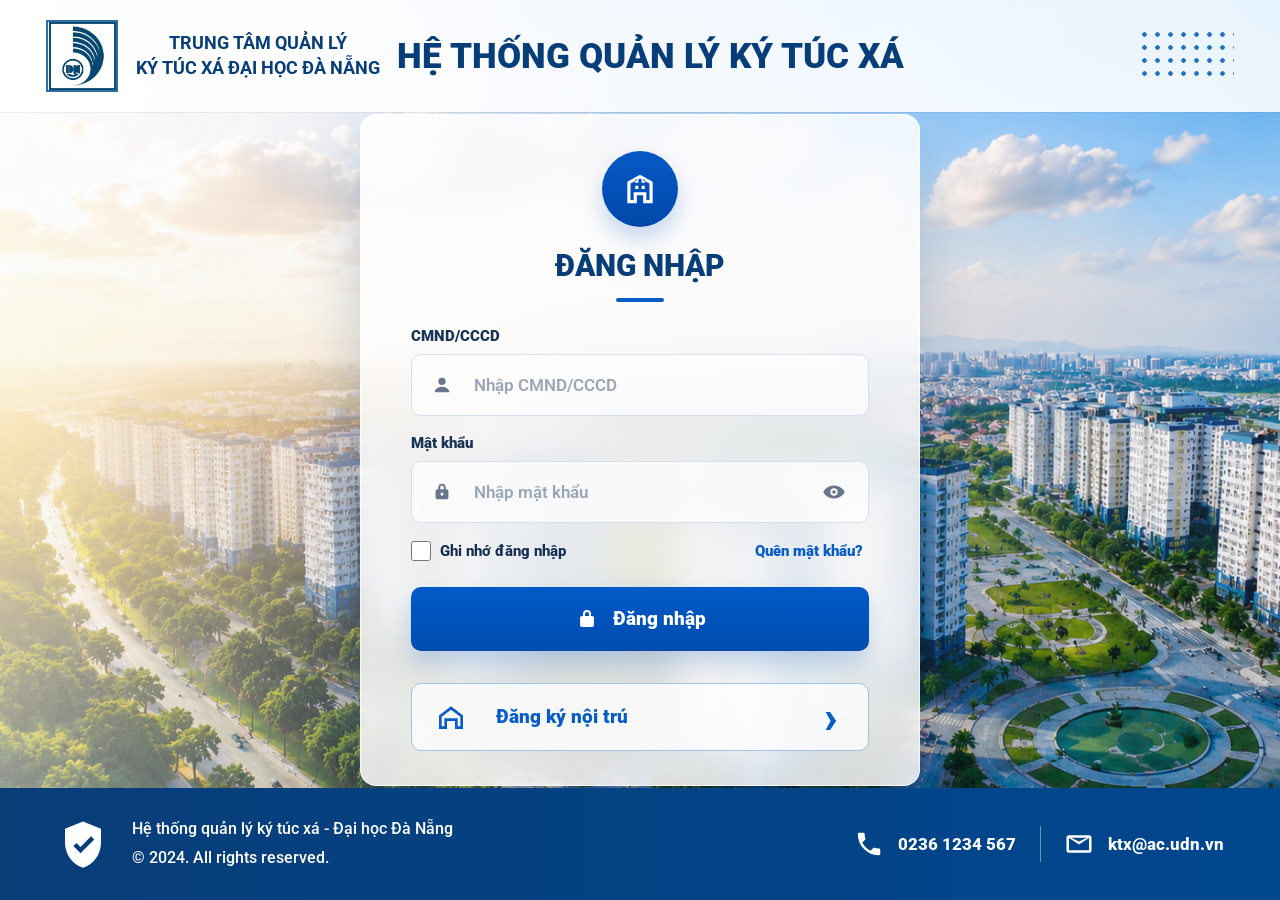
<file: pages/admin.html>
﻿<!DOCTYPE html>
<html lang="vi">
<head>
    <meta charset="UTF-8">
    <meta name="viewport" content="width=device-width, initial-scale=1.0">
    <title>Trang quản trị ký túc xá</title>
    <meta name="description" content="Cổng quản trị hệ thống quản lý ký túc xá">
    <!-- Google Fonts: Roboto Vietnamese -->
    <link href="https://fonts.googleapis.com/css2?family=Roboto:wght@400;500;700&display=swap&subset=vietnamese" rel="stylesheet">
    <link rel="stylesheet" href="../css/admin.css">
</head>
<body class="admin-page">
    <div class="app-layout">
        <aside class="sidebar">
            <div class="sidebar-header">
                <div class="portal-logo">
                    <div class="portal-logo-mark">KTX</div>
                    <div class="portal-logo-copy">
                        <strong>TRUNG TÂM QUẢN LÝ</strong>
                        <span>KÝ TÚC XÁ ĐẠI HỌC ĐÀ NẴNG</span>
                    </div>
                </div>
            </div>
            <nav>
                <div class="sidebar-title">CHỨC NĂNG QUẢN TRỊ</div>
                <button class="nav-link active" data-target="section-overview" type="button">
                    <svg class="nav-icon" viewBox="0 0 24 24" fill="none" stroke="currentColor" stroke-width="2" stroke-linecap="round" stroke-linejoin="round"><path d="m3 9 9-7 9 7v11a2 2 0 0 1-2 2H5a2 2 0 0 1-2-2z"></path><polyline points="9 22 9 12 15 12 15 22"></polyline></svg>
                    <span>Tổng quan</span>
                </button>
                <button class="nav-link" data-target="section-admin-profile" type="button">
                    <svg class="nav-icon" viewBox="0 0 24 24" fill="none" stroke="currentColor" stroke-width="2" stroke-linecap="round" stroke-linejoin="round"><path d="M15 21v-2a4 4 0 0 0-4-4H6a4 4 0 0 0-4 4v2"></path><circle cx="8.5" cy="7" r="4"></circle><circle cx="18" cy="16" r="3"></circle><path d="M18 13v1.1"></path><path d="M18 17.9V19"></path><path d="M15.4 14.5l1 .6"></path><path d="M19.6 16.9l1 .6"></path><path d="M15.4 17.5l1-.6"></path><path d="M19.6 15.1l1-.6"></path></svg>
                    <span>Tài khoản admin</span>
                </button>
                <button class="nav-link" data-target="section-registrations" type="button">
                    <svg class="nav-icon" viewBox="0 0 24 24" fill="none" stroke="currentColor" stroke-width="2" stroke-linecap="round" stroke-linejoin="round"><path d="M14 2H6a2 2 0 0 0-2 2v16a2 2 0 0 0 2 2h12a2 2 0 0 0 2-2V8z"></path><polyline points="14 2 14 8 20 8"></polyline><line x1="16" y1="13" x2="8" y2="13"></line><line x1="16" y1="17" x2="8" y2="17"></line><polyline points="10 9 9 9 8 9"></polyline></svg>
                    <span>Đơn đăng ký</span>
                </button>
                <button class="nav-link" data-target="section-requests" type="button">
                    <svg class="nav-icon" viewBox="0 0 24 24" fill="none" stroke="currentColor" stroke-width="2" stroke-linecap="round" stroke-linejoin="round"><path d="M21 11.5a8.38 8.38 0 0 1-.9 3.8 8.5 8.5 0 0 1-7.6 4.7 8.38 8.38 0 0 1-3.8-.9L3 21l1.9-5.7a8.38 8.38 0 0 1-.9-3.8 8.5 8.5 0 0 1 4.7-7.6 8.38 8.38 0 0 1 3.8-.9h.5a8.48 8.48 0 0 1 8 8v.5z"></path></svg>
                    <span>Yêu cầu sinh viên</span>
                </button>
                <button class="nav-link" data-target="section-transfers" type="button">
                    <svg class="nav-icon" viewBox="0 0 24 24" fill="none" stroke="currentColor" stroke-width="2" stroke-linecap="round" stroke-linejoin="round"><path d="M7 7h14"></path><path d="m17 3 4 4-4 4"></path><path d="M17 17H3"></path><path d="m7 13-4 4 4 4"></path></svg>
                    <span>Chuyển phòng</span>
                </button>
                <button class="nav-link" data-target="section-renewals" type="button">
                    <svg class="nav-icon" viewBox="0 0 24 24" fill="none" stroke="currentColor" stroke-width="2" stroke-linecap="round" stroke-linejoin="round"><path d="M8 2v4"></path><path d="M16 2v4"></path><path d="M21 10H3"></path><path d="M3 8a2 2 0 0 1 2-2h14a2 2 0 0 1 2 2v5"></path><path d="M3 8v11a2 2 0 0 0 2 2h7"></path><path d="M18 15a3 3 0 1 0 2.4 4.8"></path><path d="M21 18v3h-3"></path></svg>
                    <span>Gia hạn hợp đồng</span>
                </button>
                <button class="nav-link" data-target="section-contracts" type="button">
                    <svg class="nav-icon" viewBox="0 0 24 24" fill="none" stroke="currentColor" stroke-width="2" stroke-linecap="round" stroke-linejoin="round"><path d="M14 2H6a2 2 0 0 0-2 2v16a2 2 0 0 0 2 2h8"></path><path d="M14 2v6h6"></path><path d="M20 13.5V8l-6-6"></path><path d="m8 15 2 2 4-5"></path><path d="M18.4 15.6 21 18.2"></path><path d="m16 22 5.5-5.5a1.4 1.4 0 0 0-2-2L14 20v2z"></path></svg>
                    <span>Quản lý hợp đồng</span>
                </button>
                <button class="nav-link" data-target="section-invoices" type="button">
                    <svg class="nav-icon" viewBox="0 0 24 24" fill="none" stroke="currentColor" stroke-width="2" stroke-linecap="round" stroke-linejoin="round"><path d="M4 2v20l2-1 2 1 2-1 2 1 2-1 2 1 2-1 2 1V2z"></path><path d="M8 7h8"></path><path d="M8 11h5"></path><circle cx="16.5" cy="16.5" r="2.5"></circle><path d="M16.5 15v3"></path><path d="M15 16.5h3"></path></svg>
                    <span>Hóa đơn</span>
                </button>
                <button class="nav-link" data-target="section-rooms" type="button">
                    <svg class="nav-icon" viewBox="0 0 24 24" fill="none" stroke="currentColor" stroke-width="2" stroke-linecap="round" stroke-linejoin="round"><path d="M3 21h18"></path><path d="M5 21V5a2 2 0 0 1 2-2h8a2 2 0 0 1 2 2v16"></path><path d="M17 9h2a2 2 0 0 1 2 2v10"></path><path d="M9 7h1"></path><path d="M14 7h1"></path><path d="M9 11h1"></path><path d="M14 11h1"></path><path d="M9 15h1"></path><path d="M14 15h1"></path></svg>
                    <span>Phòng</span>
                </button>
                <button class="nav-link" data-target="section-facilities" type="button">
                    <svg class="nav-icon" viewBox="0 0 24 24" fill="none" stroke="currentColor" stroke-width="2" stroke-linecap="round" stroke-linejoin="round"><path d="m21 8-9-5-9 5 9 5 9-5z"></path><path d="M3 8v8l9 5 9-5V8"></path><path d="M12 13v8"></path></svg>
                    <span>Thiết bị</span>
                </button>
                <button class="nav-link" data-target="section-students" type="button">
                    <svg class="nav-icon" viewBox="0 0 24 24" fill="none" stroke="currentColor" stroke-width="2" stroke-linecap="round" stroke-linejoin="round"><path d="M17 21v-2a4 4 0 0 0-4-4H5a4 4 0 0 0-4 4v2"></path><circle cx="9" cy="7" r="4"></circle><path d="M23 21v-2a4 4 0 0 0-3-3.87"></path><path d="M16 3.13a4 4 0 0 1 0 7.75"></path></svg>
                    <span>Sinh viên</span>
                </button>
                <button class="nav-link" data-target="section-revenue" type="button">
                    <svg class="nav-icon" viewBox="0 0 24 24" fill="none" stroke="currentColor" stroke-width="2" stroke-linecap="round" stroke-linejoin="round"><path d="M4 20V10"></path><path d="M10 20V4"></path><path d="M16 20v-7"></path><path d="M22 20V7"></path><path d="M2 20h22"></path></svg>
                    <span>Doanh thu</span>
                </button>
                <button class="nav-link notification-nav-link" data-target="section-notifications" type="button">
                    <svg class="nav-icon" viewBox="0 0 24 24" fill="none" stroke="currentColor" stroke-width="2" stroke-linecap="round" stroke-linejoin="round"><path d="M18 8A6 6 0 0 0 6 8c0 7-3 9-3 9h18s-3-2-3-9"></path><path d="M13.73 21a2 2 0 0 1-3.46 0"></path></svg>
                    <span>Thông báo</span>
                    <span class="nav-badge admin-notif-count" id="admin-notif-badge" hidden>0</span>
                </button>
            </nav>
        </aside>

        <div class="main-wrapper">
            <header class="main-header">
                <h1 class="main-title">TRUNG TÂM ĐIỀU HÀNH KÝ TÚC XÁ</h1>
                <div class="header-actions">
                    <button type="button" class="header-notif-btn" id="header-notif-btn-main" aria-label="Mở trang thông báo">
                        <svg viewBox="0 0 24 24" width="20" height="20" stroke="currentColor" stroke-width="2" fill="none" stroke-linecap="round" stroke-linejoin="round"><path d="M18 8A6 6 0 0 0 6 8c0 7-3 9-3 9h18s-3-2-3-9"></path><path d="M13.73 21a2 2 0 0 1-3.46 0"></path></svg>
                        <span class="header-notif-badge admin-notif-count" id="header-notif-badge-main" hidden>0</span>
                    </button>
                    <div class="welcome-menu" id="welcome-menu">
                        <button type="button" class="welcome-trigger" id="welcome-trigger" aria-expanded="false">
                            <div class="avatar-circle">L</div>
                            <span class="welcome-copy">
                                <strong id="admin-name">Đang tải...</strong>
                                <span>Admin</span>
                            </span>
                        </button>
                        <div class="welcome-dropdown" id="welcome-dropdown">
                            <button type="button" class="welcome-dropdown-item" id="logout-btn">Đăng xuất</button>
                        </div>
                    </div>
                </div>
            </header>

            <main class="content">
                <section class="panel active" id="section-overview">
                    <div class="page-head-section" style="margin-bottom: 24px; display: flex; justify-content: space-between; align-items: flex-end;">
                        <div>
                            <h2 class="page-heading" style="color: #1E3A8A;">Tổng quan vận hành</h2>
                            <p class="section-kicker">Theo dõi nhanh tình hình vận hành ký túc xá</p>
                        </div>
                    </div>

                    <div class="stats-grid">
                        <article class="stat-card overview-stat-card overview-registration-card" data-overview-target="section-registrations" role="button" tabindex="0" aria-label="Mở trang đơn đăng ký chờ duyệt">
                            <div class="stat-icon bg-blue"><svg viewBox="0 0 24 24" fill="none" stroke="currentColor" stroke-width="2.1" stroke-linecap="round" stroke-linejoin="round"><path d="M14 2H7a2 2 0 0 0-2 2v16a2 2 0 0 0 2 2h10a2 2 0 0 0 2-2V7Z"></path><path d="M14 2v5h5"></path><path d="M9 13h6"></path><path d="M9 17h4"></path></svg></div>
                            <div class="stat-info">
                                <span class="stat-label">Đơn đăng ký chờ duyệt</span>
                                <strong class="stat-value" id="stat-registrations">0</strong>
                                <span class="stat-desc">Đơn</span>
                            </div>
                        </article>
                        <article class="stat-card overview-stat-card overview-request-card" data-overview-target="section-requests" role="button" tabindex="0" aria-label="Mở trang yêu cầu sinh viên đang chờ">
                            <div class="stat-icon bg-green"><svg viewBox="0 0 24 24" fill="none" stroke="currentColor" stroke-width="2.1" stroke-linecap="round" stroke-linejoin="round"><circle cx="12" cy="12" r="9"></circle><path d="M12 7v5l3 2"></path></svg></div>
                            <div class="stat-info">
                                <span class="stat-label">Yêu cầu đang chờ</span>
                                <strong class="stat-value" id="stat-requests">0</strong>
                                <span class="stat-desc">Yêu cầu</span>
                            </div>
                        </article>
                        <article class="stat-card overview-stat-card overview-transfer-card" data-overview-target="section-transfers" role="button" tabindex="0" aria-label="Mở trang yêu cầu chuyển phòng">
                            <div class="stat-icon bg-orange"><svg viewBox="0 0 24 24" fill="none" stroke="currentColor" stroke-width="2.1" stroke-linecap="round" stroke-linejoin="round"><path d="M7 7h11"></path><path d="m14 3 4 4-4 4"></path><path d="M17 17H6"></path><path d="m10 13-4 4 4 4"></path></svg></div>
                            <div class="stat-info">
                                <span class="stat-label">Yêu cầu chuyển phòng</span>
                                <strong class="stat-value" id="stat-transfers">0</strong>
                                <span class="stat-desc">Yêu cầu</span>
                            </div>
                        </article>
                        <article class="stat-card overview-stat-card overview-renewal-card" data-overview-target="section-renewals" role="button" tabindex="0" aria-label="Mở trang gia hạn hợp đồng">
                            <div class="stat-icon bg-purple"><svg viewBox="0 0 24 24" fill="none" stroke="currentColor" stroke-width="2.1" stroke-linecap="round" stroke-linejoin="round"><rect x="3" y="4" width="18" height="18" rx="2"></rect><path d="M16 2v4M8 2v4M3 10h18"></path><path d="M17 14a3 3 0 1 0 2.4 4.8"></path><path d="M21 17v3h-3"></path></svg></div>
                            <div class="stat-info">
                                <span class="stat-label">Gia hạn hợp đồng</span>
                                <strong class="stat-value" id="stat-renewals">0</strong>
                                <span class="stat-desc">Yêu cầu</span>
                            </div>
                        </article>
                    </div>

                <div class="dual-grid">
                    <article class="content-card list-card">
                        <div class="card-head">
                            <h3>Danh sách chờ xử lý</h3>
                            <span class="overview-count-badge" id="overview-pending-count">0 yêu cầu</span>
                        </div>
                        <div id="overview-pending-feed" class="stack-list">
                            <div class="empty-state">Đang tải dữ liệu...</div>
                        </div>
                        <div class="list-pagination overview-pagination" id="overview-pending-pagination" hidden>
                            <button type="button" class="secondary-btn" id="overview-pending-prev-btn">Trang trước</button>
                            <span class="pagination-summary" id="overview-pending-page-info">Trang 1 / 1</span>
                            <button type="button" class="secondary-btn" id="overview-pending-next-btn">Trang sau</button>
                        </div>
                    </article>

                    <article class="content-card list-card">
                        <div class="card-head">
                            <h3>Tình trạng phòng</h3>
                            <a href="#" class="view-all-link nav-link" data-target="section-rooms">Xem chi tiết <svg viewBox="0 0 24 24" width="16" height="16" stroke="currentColor" stroke-width="2" fill="none" stroke-linecap="round" stroke-linejoin="round"><line x1="5" y1="12" x2="19" y2="12"></line><polyline points="12 5 19 12 12 19"></polyline></svg></a>
                        </div>
                        <div id="overview-room-feed" class="stack-list">
                            <div class="empty-state">Đang tải dữ liệu...</div>
                        </div>
                    </article>
                </div>
            </section>

            <section class="panel" id="section-admin-profile">
                <div class="page-head-section" style="margin-bottom: 24px; display: flex; justify-content: space-between; align-items: flex-end;">
                    <div>
                        <h2 class="page-heading" style="color: #1E3A8A;">Tài khoản admin</h2>
                        <p class="section-kicker">Quản lý thông tin tài khoản và bảo mật hệ thống</p>
                    </div>
                </div>
                <div class="admin-account-grid">
                    <article class="content-card admin-account-card admin-profile-card">
                        <div class="admin-account-card-head">
                            <span class="admin-account-head-icon icon-account"></span>
                            <h3>Thông tin tài khoản</h3>
                        </div>
                        <form id="admin-profile-form" class="form-stack admin-account-form">
                            <label class="admin-field admin-field-user">
                                <span>Họ tên</span>
                                <input type="text" id="admin-profile-name">
                            </label>
                            <label class="admin-field admin-field-mail">
                                <span>Email</span>
                                <input type="email" id="admin-profile-email">
                            </label>
                            <label class="admin-field admin-field-phone">
                                <span>Số điện thoại</span>
                                <input type="text" id="admin-profile-phone" placeholder="Ví dụ: 0912345678">
                            </label>
                            <p class="form-error" id="admin-profile-error"></p>
                            <button type="submit" class="primary-btn admin-save-btn">
                                <svg viewBox="0 0 24 24" width="18" height="18" stroke="currentColor" stroke-width="2" fill="none" stroke-linecap="round" stroke-linejoin="round"><path d="M19 21H5a2 2 0 0 1-2-2V5a2 2 0 0 1 2-2h11l5 5v11a2 2 0 0 1-2 2z"></path><polyline points="17 21 17 13 7 13 7 21"></polyline><polyline points="7 3 7 8 15 8"></polyline></svg>
                                Lưu thông tin
                            </button>
                            <div class="admin-account-note">
                                <svg viewBox="0 0 24 24" width="15" height="15" stroke="currentColor" stroke-width="2" fill="none" stroke-linecap="round" stroke-linejoin="round"><path d="M12 22s8-4 8-10V5l-8-3-8 3v7c0 6 8 10 8 10z"></path><path d="m9 12 2 2 4-5"></path></svg>
                                Thông tin của bạn được bảo mật tuyệt đối
                            </div>
                        </form>
                    </article>

                    <article class="content-card admin-account-card admin-password-card">
                        <div class="admin-account-card-head">
                            <span class="admin-account-head-icon icon-lock"></span>
                            <h3>Đổi mật khẩu</h3>
                        </div>
                        <form id="admin-password-form" class="form-stack admin-account-form">
                            <label class="admin-field admin-field-lock">
                                <span>Mật khẩu hiện tại</span>
                                <input type="password" id="admin-current-password" placeholder="Nhập mật khẩu hiện tại">
                            </label>
                            <label class="admin-field admin-field-key">
                                <span>Mật khẩu mới</span>
                                <input type="password" id="admin-new-password" placeholder="Nhập mật khẩu mới">
                            </label>
                            <div class="password-strength-row admin-password-strength empty" id="admin-password-strength-row">
                                <span>Độ mạnh mật khẩu:</span>
                                <div class="password-strength-bars" aria-hidden="true">
                                    <i></i>
                                    <i></i>
                                    <i></i>
                                </div>
                                <strong id="admin-password-strength-label"></strong>
                            </div>
                            <label class="admin-field admin-field-shield">
                                <span>Xác nhận mật khẩu mới</span>
                                <input type="password" id="admin-confirm-password" placeholder="Nhập lại mật khẩu mới">
                            </label>
                            <p class="form-error" id="admin-password-error"></p>
                            <button type="submit" class="primary-btn admin-password-btn">
                                <svg viewBox="0 0 24 24" width="18" height="18" stroke="currentColor" stroke-width="2" fill="none" stroke-linecap="round" stroke-linejoin="round"><rect x="3" y="11" width="18" height="11" rx="2" ry="2"></rect><path d="M7 11V7a5 5 0 0 1 10 0v4"></path></svg>
                                Đổi mật khẩu
                            </button>
                        </form>
                    </article>
                </div>
                <aside class="admin-security-banner">
                    <span class="admin-security-banner-icon"></span>
                    <div>
                        <strong>Bảo mật tài khoản</strong>
                        <p>Hãy đảm bảo thông tin tài khoản luôn được cập nhật và sử dụng mật khẩu mạnh để bảo vệ tài khoản của bạn.</p>
                    </div>
                    <div class="admin-security-visual" aria-hidden="true">
                        <svg viewBox="0 0 320 120" role="img">
                            <defs>
                                <linearGradient id="adminLockGradient" x1="214" y1="62" x2="292" y2="124" gradientUnits="userSpaceOnUse">
                                    <stop stop-color="#4d9cff"></stop>
                                    <stop offset="1" stop-color="#0f63e8"></stop>
                                </linearGradient>
                            </defs>
                            <g class="security-leaves">
                                <path d="M42 86c18-30 42-36 58-24-20 5-32 18-42 38Z"></path>
                                <path d="M74 92c13-24 34-29 48-18-16 4-26 14-34 30Z"></path>
                                <path d="M254 86c-18-30-42-36-58-24 20 5 32 18 42 38Z"></path>
                                <path d="M222 92c-13-24-34-29-48-18 16 4 26 14 34 30Z"></path>
                            </g>
                            <g class="security-sparkles">
                                <circle cx="86" cy="18" r="5"></circle>
                                <circle cx="260" cy="24" r="4"></circle>
                                <path d="M42 34h10M47 29v10"></path>
                                <path d="M286 44h10M291 39v10"></path>
                                <path d="m68 48 4 4 4-4-4-4Z"></path>
                                <path d="m244 52 4 4 4-4-4-4Z"></path>
                            </g>
                            <path class="security-ground" d="M36 104h250"></path>
                            <path class="security-shield-fill" d="M150 14 205 36v38c0 32-22 58-55 70-33-12-55-38-55-70V36Z"></path>
                            <path class="security-shield" d="M150 14 205 36v38c0 32-22 58-55 70-33-12-55-38-55-70V36Z"></path>
                            <path class="security-check" d="m122 70 22 22 44-46"></path>
                            <g class="security-lock">
                                <path class="security-lock-shackle" d="M228 62V45a24 24 0 0 1 48 0v17"></path>
                                <rect x="214" y="62" width="78" height="62" rx="12"></rect>
                                <circle cx="253" cy="91" r="7"></circle>
                                <path d="M253 98v13"></path>
                            </g>
                        </svg>
                    </div>
                </aside>
            </section>

            <section class="panel" id="section-registrations">
                <div class="page-head-section" style="margin-bottom: 24px; display: flex; justify-content: space-between; align-items: flex-end;">
                    <div>
                        <h2 class="page-heading" style="color: #1E3A8A;">Duyệt đơn đăng ký ở trú</h2>
                        <p class="section-kicker">Quản lý và duyệt các đơn đăng ký ở trú của sinh viên</p>
                    </div>
                </div>
                <div class="content-card">
                    <div class="registration-filter-grid">
                        <label>
                            <span>Trạng thái</span>
                            <select id="registration-filter-status">
                                <option value="Pending" selected>Chờ duyệt</option>
                                <option value="">Tất cả</option>
                                <option value="Approved">Đã duyệt</option>
                                <option value="Rejected">Từ chối</option>
                            </select>
                        </label>
                    </div>
                    <div id="registrations-list" class="stack-list">
                        <div class="empty-state">Đang tải danh sách đăng ký...</div>
                    </div>
                    <div class="list-pagination" id="registrations-pagination">
                        <button type="button" class="secondary-btn" id="registrations-prev-btn">Trang trước</button>
                        <span class="pagination-summary" id="registrations-page-info">Trang 1 / 1</span>
                        <button type="button" class="secondary-btn" id="registrations-next-btn">Trang sau</button>
                    </div>
                </div>
            </section>

            <section class="panel" id="section-requests">
                <div class="page-head-section" style="margin-bottom: 24px; display: flex; justify-content: space-between; align-items: flex-end;">
                    <div>
                        <h2 class="page-heading" style="color: #1E3A8A;">Yêu cầu sinh viên</h2>
                        <p class="section-kicker">Quản lý và xử lý các yêu cầu hỗ trợ của sinh viên</p>
                    </div>
                </div>
                <div class="content-card request-admin-card">
                    <div class="registration-filter-grid">
                        <label>
                            <span>Trạng thái</span>
                            <select id="request-filter-status">
                                <option value="Pending" selected>Chờ duyệt</option>
                                <option value="">Tất cả</option>
                                <option value="Approved">Đã duyệt</option>
                                <option value="InProgress">Đang sửa</option>
                                <option value="Completed">Hoàn thành</option>
                                <option value="Rejected">Từ chối</option>
                            </select>
                        </label>
                    </div>
                    <div id="requests-list" class="stack-list">
                        <div class="empty-state">Đang tải yêu cầu...</div>
                    </div>
                    <div class="list-pagination" id="requests-pagination">
                        <button type="button" class="secondary-btn" id="requests-prev-btn">Trang trước</button>
                        <span class="pagination-summary" id="requests-page-info">Trang 1 / 1</span>
                        <button type="button" class="secondary-btn" id="requests-next-btn">Trang sau</button>
                    </div>
                </div>
            </section>

            <section class="panel" id="section-transfers">
                <div class="page-head-section" style="margin-bottom: 24px; display: flex; justify-content: space-between; align-items: flex-end;">
                    <div>
                        <h2 class="page-heading" style="color: #1E3A8A;">Chuyển phòng</h2>
                        <p class="section-kicker">Quản lý và duyệt các yêu cầu chuyển phòng của sinh viên</p>
                    </div>
                </div>
                <div class="content-card transfer-admin-card">
                    <div class="registration-filter-grid">
                        <label>
                            <span>Trạng thái</span>
                            <select id="transfer-filter-status">
                                <option value="Pending" selected>Chờ duyệt</option>
                                <option value="">Tất cả</option>
                                <option value="Approved">Đã duyệt</option>
                                <option value="Rejected">Từ chối</option>
                            </select>
                        </label>
                    </div>
                    <div id="transfers-list" class="stack-list">
                        <div class="empty-state">Đang tải yêu cầu chuyển phòng...</div>
                    </div>
                    <div class="list-pagination" id="transfers-pagination">
                        <button type="button" class="secondary-btn" id="transfers-prev-btn">Trang trước</button>
                        <span class="pagination-summary" id="transfers-page-info">Trang 1 / 1</span>
                        <button type="button" class="secondary-btn" id="transfers-next-btn">Trang sau</button>
                    </div>
                </div>
            </section>

            <section class="panel" id="section-renewals">
                <div class="page-head-section" style="margin-bottom: 24px; display: flex; justify-content: space-between; align-items: flex-end;">
                    <div>
                        <h2 class="page-heading" style="color: #1E3A8A;">Gia hạn hợp đồng</h2>
                        <p class="section-kicker">Quản lý và duyệt các yêu cầu gia hạn hợp đồng lưu trú</p>
                    </div>
                </div>
                <div class="content-card renewal-admin-card">
                    <div class="registration-filter-grid">
                        <label>
                            <span>Trạng thái</span>
                            <select id="renewal-filter-status">
                                <option value="Pending" selected>Chờ duyệt</option>
                                <option value="">Tất cả</option>
                                <option value="Approved">Đã duyệt</option>
                                <option value="Rejected">Từ chối</option>
                            </select>
                        </label>
                    </div>
                    <div id="renewals-list" class="stack-list">
                        <div class="empty-state">Đang tải yêu cầu gia hạn...</div>
                    </div>
                    <div class="list-pagination" id="renewals-pagination">
                        <button type="button" class="secondary-btn" id="renewals-prev-btn">Trang trước</button>
                        <span class="pagination-summary" id="renewals-page-info">Trang 1 / 1</span>
                        <button type="button" class="secondary-btn" id="renewals-next-btn">Trang sau</button>
                    </div>
                </div>
            </section>

            <section class="panel" id="section-contracts">
                <div class="page-head-section" style="margin-bottom: 24px; display: flex; justify-content: space-between; align-items: flex-end;">
                    <div>
                        <h2 class="page-heading" style="color: #1E3A8A;">Quản lý hợp đồng lưu trú</h2>
                        <p class="section-kicker">Theo dõi và cập nhật thông tin hợp đồng của sinh viên</p>
                    </div>
                </div>
                <div class="contract-admin-shell">
                    <div class="contract-admin-filter-row">
                        <label class="contract-search-field">
                            <span>Tìm theo mã / sinh viên / phòng</span>
                            <span class="contract-search-shell">
                                <svg viewBox="0 0 24 24" aria-hidden="true"><circle cx="11" cy="11" r="8"></circle><path d="m21 21-4.35-4.35"></path></svg>
                                <input type="text" id="contract-search" placeholder="Ví dụ: HD, Nguyễn Văn A, A101">
                            </span>
                        </label>
                        <label class="contract-select-field">
                            <span>Trạng thái</span>
                            <span class="contract-select-shell">
                                <svg viewBox="0 0 24 24" aria-hidden="true"><path d="M22 3H2l8 9.46V19l4 2v-8.54L22 3z"></path></svg>
                                <select id="contract-filter-status">
                                    <option value="">Tất cả</option>
                                    <option value="Active">Đang hiệu lực</option>
                                    <option value="Expired">Hết hạn</option>
                                    <option value="Terminated">Đã chấm dứt</option>
                                </select>
                            </span>
                        </label>
                    </div>

                    <div class="contract-admin-layout">
                        <div class="contract-table-card">
                            <div class="table-wrap contract-table-wrap">
                                <table class="data-table contract-data-table">
                                    <thead>
                                        <tr>
                                            <th><span class="contract-th-icon"><svg viewBox="0 0 24 24"><path d="M14 2H6a2 2 0 0 0-2 2v16a2 2 0 0 0 2 2h12a2 2 0 0 0 2-2V8z"></path><path d="M14 2v6h6"></path></svg></span>Mã hợp đồng</th>
                                            <th><span class="contract-th-icon purple"><svg viewBox="0 0 24 24"><circle cx="12" cy="7" r="4"></circle><path d="M20 21a8 8 0 0 0-16 0"></path></svg></span>Sinh viên</th>
                                            <th><span class="contract-th-icon cyan"><svg viewBox="0 0 24 24"><path d="M3 21V9l9-6 9 6v12"></path><path d="M9 21v-8h6v8"></path></svg></span>Phòng</th>
                                            <th><span class="contract-th-icon orange"><svg viewBox="0 0 24 24"><rect x="3" y="4" width="18" height="18" rx="2"></rect><path d="M16 2v4M8 2v4M3 10h18"></path></svg></span>Thời hạn</th>
                                            <th><span class="contract-th-icon amber"><svg viewBox="0 0 24 24"><circle cx="12" cy="12" r="10"></circle><path d="M12 6v12M16 9a4 4 0 0 0-4-2 4 4 0 0 0 0 8"></path></svg></span>Giá</th>
                                            <th><span class="contract-th-icon green"><svg viewBox="0 0 24 24"><path d="M12 22s8-4 8-10V5l-8-3-8 3v7c0 6 8 10 8 10z"></path></svg></span>Trạng thái</th>
                                        </tr>
                                    </thead>
                                    <tbody id="contracts-table-body">
                                        <tr>
                                            <td colspan="6" class="table-empty">Đang tải danh sách hợp đồng...</td>
                                        </tr>
                                    </tbody>
                                </table>
                            </div>
                            <div class="list-pagination contract-pagination" id="contracts-pagination">
                                <button type="button" class="secondary-btn" id="contracts-prev-btn">
                                    <svg viewBox="0 0 24 24" aria-hidden="true"><path d="m15 18-6-6 6-6"></path></svg>
                                    Trang trước
                                </button>
                                <span class="pagination-summary" id="contracts-page-info">Trang 1 / 1</span>
                                <button type="button" class="secondary-btn" id="contracts-next-btn">
                                    Trang sau
                                    <svg viewBox="0 0 24 24" aria-hidden="true"><path d="m9 18 6-6-6-6"></path></svg>
                                </button>
                            </div>
                        </div>

                        <aside class="contract-admin-detail-panel" id="contract-detail-modal" role="dialog" aria-modal="true" aria-labelledby="contract-detail-title">
                            <div class="contract-detail-modal-card">
                            <div class="contract-detail-title">
                                <svg viewBox="0 0 24 24" aria-hidden="true"><path d="M14 2H6a2 2 0 0 0-2 2v16a2 2 0 0 0 2 2h12a2 2 0 0 0 2-2V8z"></path><path d="M14 2v6h6"></path></svg>
                                <h3 id="contract-detail-title">Chi tiết hợp đồng</h3>
                                <button type="button" class="contract-detail-close" id="contract-detail-close-btn" aria-label="Đóng">×</button>
                            </div>
                            <span class="contract-selected-chip" id="contract-detail-code">Chưa chọn</span>
                            <p class="contract-detail-note">Thông tin hợp đồng đang chọn</p>

                            <div class="contract-admin-detail-grid">
                                <div class="contract-info-box">
                                    <svg class="purple" viewBox="0 0 24 24" aria-hidden="true"><circle cx="12" cy="7" r="4"></circle><path d="M20 21a8 8 0 0 0-16 0"></path></svg>
                                    <span>
                                        <em>Sinh viên</em>
                                        <strong id="contract-detail-student">—</strong>
                                    </span>
                                </div>
                                <div class="contract-info-box">
                                    <svg class="cyan" viewBox="0 0 24 24" aria-hidden="true"><path d="M3 21V9l9-6 9 6v12"></path><path d="M9 21v-8h6v8"></path></svg>
                                    <span>
                                        <em>Phòng</em>
                                        <strong id="contract-detail-room">—</strong>
                                    </span>
                                </div>
                                <div class="contract-info-box">
                                    <svg viewBox="0 0 24 24" aria-hidden="true"><rect x="3" y="4" width="18" height="18" rx="2"></rect><path d="M16 2v4M8 2v4M3 10h18"></path></svg>
                                    <span>
                                        <em>Số ngày còn lại</em>
                                        <strong id="contract-detail-days">—</strong>
                                    </span>
                                </div>
                                <div class="contract-info-box">
                                    <svg class="green" viewBox="0 0 24 24" aria-hidden="true"><rect x="3" y="4" width="18" height="18" rx="2"></rect><path d="M16 2v4M8 2v4M3 10h18"></path><path d="m9 16 2 2 4-5"></path></svg>
                                    <span>
                                        <em>Khả năng gia hạn</em>
                                        <strong id="contract-detail-renew">—</strong>
                                    </span>
                                </div>
                                <div class="contract-info-box">
                                    <svg class="purple" viewBox="0 0 24 24" aria-hidden="true"><rect x="3" y="4" width="18" height="18" rx="2"></rect><path d="M16 2v4M8 2v4M3 10h18"></path></svg>
                                    <span>
                                        <em>Thời hạn hợp đồng</em>
                                        <strong id="contract-detail-period">—</strong>
                                    </span>
                                </div>
                                <div class="contract-info-box">
                                    <svg class="green" viewBox="0 0 24 24" aria-hidden="true"><path d="M12 22s8-4 8-10V5l-8-3-8 3v7c0 6 8 10 8 10z"></path><path d="m9 12 2 2 4-5"></path></svg>
                                    <span>
                                        <em>Trạng thái</em>
                                        <strong id="contract-detail-status">—</strong>
                                    </span>
                                </div>
                            </div>

                            <form id="contract-edit-form" class="contract-admin-form">
                                <label class="contract-input-shell">
                                    <span>Giá hợp đồng</span>
                                    <span>
                                        <svg class="amber" viewBox="0 0 24 24" aria-hidden="true"><circle cx="12" cy="12" r="10"></circle><path d="M12 6v12M16 9a4 4 0 0 0-4-2 4 4 0 0 0 0 8"></path></svg>
                                        <input type="number" id="contract-price" min="0" step="1000" placeholder="450000">
                                    </span>
                                </label>
                                <p class="form-error" id="contract-form-error"></p>
                                <div class="contract-admin-actions">
                                    <button type="submit" class="primary-btn" id="save-contract-btn">
                                        <svg viewBox="0 0 24 24" width="17" height="17" stroke="currentColor" stroke-width="2" fill="none" stroke-linecap="round" stroke-linejoin="round"><path d="M19 21H5a2 2 0 0 1-2-2V5a2 2 0 0 1 2-2h11l5 5v11a2 2 0 0 1-2 2z"></path><polyline points="17 21 17 13 7 13 7 21"></polyline><polyline points="7 3 7 8 15 8"></polyline></svg>
                                        Lưu cập nhật
                                    </button>
                                </div>
                            </form>
                            </div>
                        </aside>
                    </div>
                </div>
            </section>

            <section class="panel" id="section-invoices">
                <div class="dual-grid invoice-action-grid">
                    <article class="content-card invoice-action-card invoice-import-card">
                        <div class="invoice-card-hero">
                            <span class="invoice-card-icon blue">
                                <svg viewBox="0 0 24 24"><path d="M14 2H7a2 2 0 0 0-2 2v16a2 2 0 0 0 2 2h10a2 2 0 0 0 2-2V7z"></path><path d="M14 2v5h5"></path><path d="M12 18V9"></path><path d="m8.5 12.5 3.5-3.5 3.5 3.5"></path></svg>
                            </span>
                            <div>
                                <h2>Nhập dữ liệu điện nước</h2>
                                <p>Tải file Excel chỉ số điện nước theo kỳ</p>
                            </div>
                            <span class="invoice-ghost-icon import" aria-hidden="true">
                                <img src="../assets/images/import điện nước.jpg" alt="">
                            </span>
                        </div>
                        <form id="invoice-import-form" class="form-stack invoice-card-form">
                            <label class="invoice-field">
                                <span>Kỳ hóa đơn</span>
                                <span class="invoice-input-shell">
                                    <svg viewBox="0 0 24 24" aria-hidden="true"><rect x="3" y="4" width="18" height="18" rx="2"></rect><path d="M16 2v4M8 2v4M3 10h18"></path></svg>
                                    <input type="text" id="invoice-import-period" placeholder="Ví dụ: 2026-04">
                                    <svg viewBox="0 0 24 24" aria-hidden="true"><rect x="3" y="4" width="18" height="18" rx="2"></rect><path d="M16 2v4M8 2v4M3 10h18"></path></svg>
                                </span>
                            </label>
                            <div class="invoice-field">
                                <span>File Excel</span>
                                <label class="invoice-upload-drop" for="invoice-import-file">
                                    <input type="file" id="invoice-import-file" accept=".xlsx,.xls">
                                    <svg viewBox="0 0 24 24" aria-hidden="true"><path d="M21 15v4a2 2 0 0 1-2 2H5a2 2 0 0 1-2-2v-4"></path><path d="M17 8 12 3 7 8"></path><path d="M12 3v13"></path></svg>
                                    <span>
                                        <strong>Chọn hoặc kéo thả file Excel vào đây</strong>
                                        <em>Định dạng .xlsx, .xls</em>
                                    </span>
                                </label>
                            </div>
                            <p class="form-error" id="invoice-import-error"></p>
                            <button type="submit" class="primary-btn invoice-submit-btn blue">
                                <svg viewBox="0 0 24 24" aria-hidden="true"><path d="M21 15v4a2 2 0 0 1-2 2H5a2 2 0 0 1-2-2v-4"></path><path d="M17 8 12 3 7 8"></path><path d="M12 3v13"></path></svg>
                                Tải dữ liệu lên
                            </button>
                        </form>
                    </article>

                    <article class="content-card invoice-action-card invoice-generate-card">
                        <div class="invoice-card-hero">
                            <span class="invoice-card-icon green">
                                <svg viewBox="0 0 24 24"><path d="M14 2H7a2 2 0 0 0-2 2v16a2 2 0 0 0 2 2h10a2 2 0 0 0 2-2V7z"></path><path d="M14 2v5h5"></path><path d="M8 13h8"></path><path d="M8 17h4"></path><path d="M15 17h2"></path></svg>
                            </span>
                            <div>
                                <h2>Tạo hóa đơn nháp</h2>
                                <p>Tạo hóa đơn tự động dựa trên giá phòng,<br>điện và nước</p>
                            </div>
                            <span class="invoice-ghost-icon generate" aria-hidden="true">
                                <img src="../assets/images/tạo hóa đơn nháp.jpg" alt="">
                            </span>
                        </div>
                        <form id="invoice-generate-form" class="form-stack invoice-card-form invoice-generate-form">
                            <label class="invoice-field invoice-period-field">
                                <span>Kỳ hóa đơn</span>
                                <span class="invoice-input-shell">
                                    <svg viewBox="0 0 24 24" aria-hidden="true"><rect x="3" y="4" width="18" height="18" rx="2"></rect><path d="M16 2v4M8 2v4M3 10h18"></path></svg>
                                    <input type="text" id="invoice-generate-period" placeholder="Ví dụ: 2026-04">
                                    <svg viewBox="0 0 24 24" aria-hidden="true"><rect x="3" y="4" width="18" height="18" rx="2"></rect><path d="M16 2v4M8 2v4M3 10h18"></path></svg>
                                </span>
                            </label>
                            <div class="invoice-price-fields">
                                <label class="invoice-field">
                                    <span>Giá điện / kWh</span>
                                    <span class="invoice-input-shell invoice-price-shell">
                                        <svg class="electric" viewBox="0 0 24 24" aria-hidden="true"><path d="M13 2 3 14h7l-1 8 10-12h-7l1-8z"></path></svg>
                                        <input type="number" id="invoice-electric-price" min="0" step="100" placeholder="3500">
                                    </span>
                                </label>
                                <label class="invoice-field">
                                    <span>Giá nước / m³</span>
                                    <span class="invoice-input-shell invoice-price-shell">
                                        <svg class="water" viewBox="0 0 24 24" aria-hidden="true"><path d="M12 2.69 5.6 9.09a9 9 0 1 0 12.8 0L12 2.69z"></path></svg>
                                        <input type="number" id="invoice-water-price" min="0" step="100" placeholder="15000">
                                    </span>
                                </label>
                            </div>
                            <p class="form-error" id="invoice-generate-error"></p>
                            <button type="submit" class="primary-btn invoice-submit-btn green">
                                <svg viewBox="0 0 24 24" aria-hidden="true"><path d="M14 2H7a2 2 0 0 0-2 2v16a2 2 0 0 0 2 2h10a2 2 0 0 0 2-2V7z"></path><path d="M14 2v5h5"></path><path d="M9 15h6"></path><path d="M12 12v6"></path></svg>
                                Tạo hóa đơn nháp
                            </button>
                        </form>
                    </article>
                </div>

                <div class="content-card invoice-management-card">
                    <div class="section-head invoice-management-head">
                        <div class="invoice-title-block">
                            <span class="invoice-title-icon">
                                <svg viewBox="0 0 24 24"><path d="M14 2H7a2 2 0 0 0-2 2v16a2 2 0 0 0 2 2h10a2 2 0 0 0 2-2V7z"></path><path d="M14 2v5h5"></path><path d="M9 13h6"></path><path d="M9 17h4"></path></svg>
                            </span>
                            <h2 class="page-heading">Quản lý hóa đơn</h2>
                        </div>
                        <div class="toolbar-actions invoice-toolbar-actions">
                            <button type="button" class="secondary-btn" id="publish-invoices-btn">
                                <svg viewBox="0 0 24 24"><path d="M22 2 11 13"></path><path d="M22 2 15 22l-4-9-9-4z"></path></svg>
                                Phát hành kỳ đang lọc
                            </button>
                            <button type="button" class="secondary-btn" id="remind-debt-btn">
                                <svg viewBox="0 0 24 24"><path d="M18 8a6 6 0 0 0-12 0c0 7-3 9-3 9h18s-3-2-3-9"></path><path d="M13.73 21a2 2 0 0 1-3.46 0"></path></svg>
                                Nhắc nợ kỳ đang lọc
                            </button>
                            <button type="button" class="primary-btn" id="export-invoices-btn">
                                <svg viewBox="0 0 24 24"><path d="M21 15v4a2 2 0 0 1-2 2H5a2 2 0 0 1-2-2v-4"></path><path d="M7 10l5 5 5-5"></path><path d="M12 15V3"></path></svg>
                                Xuất Excel
                            </button>
                        </div>
                    </div>

                    <div class="invoice-filter-grid">
                        <label class="invoice-list-filter">
                            <span>Lọc theo kỳ</span>
                            <span class="invoice-list-input">
                                <input type="text" id="invoice-filter-period" placeholder="Ví dụ: 2026-04">
                                <svg viewBox="0 0 24 24" aria-hidden="true"><path d="m6 9 6 6 6-6"></path></svg>
                            </span>
                        </label>
                        <label class="invoice-list-filter">
                            <span>Trạng thái</span>
                            <span class="invoice-list-input">
                                <select id="invoice-filter-status">
                                    <option value="">Tất cả</option>
                                    <option value="Draft">Nháp</option>
                                    <option value="Unpaid">Chưa thanh toán</option>
                                    <option value="Paid">Đã thanh toán</option>
                                </select>
                                <svg viewBox="0 0 24 24" aria-hidden="true"><path d="m6 9 6 6 6-6"></path></svg>
                            </span>
                        </label>
                    </div>

                    <p class="form-error" id="invoice-action-error"></p>

                    <div class="table-wrap invoice-table-wrap">
                        <table class="data-table invoice-data-table">
                            <thead>
                                <tr>
                                    <th><span class="admin-th-icon"><svg viewBox="0 0 24 24"><path d="M14 2H6a2 2 0 0 0-2 2v16a2 2 0 0 0 2 2h12a2 2 0 0 0 2-2V8z"></path><path d="M14 2v6h6"></path></svg></span>Mã hóa đơn</th>
                                    <th><span class="admin-th-icon purple"><svg viewBox="0 0 24 24"><rect x="3" y="4" width="18" height="18" rx="2"></rect><path d="M16 2v4M8 2v4M3 10h18"></path></svg></span>Kỳ</th>
                                    <th><span class="admin-th-icon cyan"><svg viewBox="0 0 24 24"><path d="M3 21V9l9-6 9 6v12"></path><path d="M9 21v-8h6v8"></path></svg></span>Phòng</th>
                                    <th><span class="admin-th-icon green"><svg viewBox="0 0 24 24"><circle cx="12" cy="7" r="4"></circle><path d="M20 21a8 8 0 0 0-16 0"></path></svg></span>Sinh viên</th>
                                    <th><span class="admin-th-icon orange"><svg viewBox="0 0 24 24"><path d="M13 2 3 14h7l-1 8 10-12h-7l1-8z"></path></svg></span>Điện (đ)</th>
                                    <th><span class="admin-th-icon cyan"><svg viewBox="0 0 24 24"><path d="M12 2.69 5.6 9.09a9 9 0 1 0 12.8 0L12 2.69z"></path></svg></span>Nước (đ)</th>
                                    <th><span class="admin-th-icon purple"><svg viewBox="0 0 24 24"><rect x="4" y="3" width="16" height="18" rx="2"></rect><path d="M8 8h8M8 12h8M8 16h4"></path></svg></span>Phòng (đ)</th>
                                    <th><span class="admin-th-icon amber"><svg viewBox="0 0 24 24"><circle cx="12" cy="12" r="10"></circle><path d="M12 6v12M16 9a4 4 0 0 0-4-2 4 4 0 0 0 0 8"></path></svg></span>Tổng (đ)</th>
                                    <th><span class="admin-th-icon green"><svg viewBox="0 0 24 24"><path d="M12 22s8-4 8-10V5l-8-3-8 3v7c0 6 8 10 8 10z"></path></svg></span>Trạng thái</th>
                                    <th><span class="admin-th-icon purple"><svg viewBox="0 0 24 24"><rect x="3" y="4" width="18" height="18" rx="2"></rect><path d="M16 2v4M8 2v4M3 10h18"></path></svg></span>Ngày phát hành</th>
                                </tr>
                            </thead>
                            <tbody id="invoices-table-body">
                                <tr>
                                    <td colspan="10" class="table-empty">Đang tải danh sách hóa đơn...</td>
                                </tr>
                            </tbody>
                        </table>
                    </div>
                    <div class="list-pagination" id="invoices-pagination">
                        <button type="button" class="secondary-btn" id="invoices-prev-btn">Trang trước</button>
                        <span class="pagination-summary" id="invoices-page-info">Trang 1 / 1</span>
                        <button type="button" class="secondary-btn" id="invoices-next-btn">Trang sau</button>
                    </div>
                </div>
            </section>

            <section class="panel" id="section-rooms">
                <div class="page-head-section" style="margin-bottom: 24px; display: flex; justify-content: space-between; align-items: flex-end;">
                    <div>
                        <h2 class="page-heading" style="color: #1E3A8A;">Quản lý phòng</h2>
                        <p class="section-kicker">Quản lý phòng ở, sức chứa, trạng thái và giá phòng</p>
                    </div>
                    <div class="room-head-actions">
                        <button type="button" class="secondary-btn room-new-open-btn" id="new-room-open-btn" style="padding: 8px 16px;">
                            <svg viewBox="0 0 24 24" width="16" height="16" stroke="currentColor" stroke-width="2" fill="none" stroke-linecap="round" stroke-linejoin="round"><path d="M12 5v14M5 12h14"></path></svg>
                            Tạo phòng
                        </button>
                    </div>
                </div>
                <div class="room-admin-shell">
                    <div class="room-admin-filter-row">
                        <label class="room-search-field">
                            <span>Tìm theo mã phòng / tòa / loại</span>
                            <span class="room-search-shell">
                                <svg viewBox="0 0 24 24" aria-hidden="true"><circle cx="11" cy="11" r="8"></circle><path d="m21 21-4.35-4.35"></path></svg>
                                <input type="text" id="room-search" placeholder="Ví dụ: A101, Tòa A, Phòng 4 người">
                            </span>
                        </label>
                        <label class="room-select-field">
                            <span>Trạng thái</span>
                            <span class="room-select-shell">
                                <svg viewBox="0 0 24 24" aria-hidden="true"><path d="M22 3H2l8 9.46V19l4 2v-8.54L22 3z"></path></svg>
                                <select id="room-filter-status">
                                    <option value="">Tất cả</option>
                                    <option value="Available">Còn trống</option>
                                    <option value="Full">Đã đầy</option>
                                    <option value="Locked">Đã khóa</option>
                                </select>
                            </span>
                        </label>
                    </div>
                    <div class="room-overview-filter-note" id="room-overview-filter-note" hidden>
                        <span id="room-overview-filter-label">Đang lọc phòng</span>
                        <button type="button" class="secondary-btn" id="room-overview-filter-clear">Bỏ lọc</button>
                    </div>

                    <div class="room-admin-layout">
                        <div class="room-table-card">
                            <div class="table-wrap room-table-wrap">
                                <table class="data-table room-data-table">
                                    <thead>
                                        <tr>
                                            <th><span class="room-th-icon"><svg viewBox="0 0 24 24"><path d="M3 21V9l9-6 9 6v12"></path><path d="M9 21v-8h6v8"></path></svg></span>Phòng</th>
                                            <th><span class="room-th-icon orange"><svg viewBox="0 0 24 24"><path d="M4 21V5a2 2 0 0 1 2-2h12a2 2 0 0 1 2 2v16"></path><path d="M9 7h1M14 7h1M9 12h1M14 12h1M9 17h1M14 17h1"></path></svg></span>Tòa nhà</th>
                                            <th><span class="room-th-icon green"><svg viewBox="0 0 24 24"><path d="M16 21v-2a4 4 0 0 0-8 0v2"></path><circle cx="12" cy="7" r="4"></circle><path d="M22 21v-2a4 4 0 0 0-3-3.87M2 21v-2a4 4 0 0 1 3-3.87"></path></svg></span>Loại</th>
                                            <th><span class="room-th-icon purple"><svg viewBox="0 0 24 24"><circle cx="12" cy="8" r="5"></circle><path d="M12 13v8M8 17h8"></path></svg></span>Giới tính</th>
                                            <th><span class="room-th-icon cyan"><svg viewBox="0 0 24 24"><path d="M17 21v-2a4 4 0 0 0-4-4H5a4 4 0 0 0-4 4v2"></path><circle cx="9" cy="7" r="4"></circle><path d="M23 21v-2a4 4 0 0 0-3-3.87"></path></svg></span>Sức chứa</th>
                                            <th><span class="room-th-icon amber"><svg viewBox="0 0 24 24"><circle cx="12" cy="12" r="10"></circle><path d="M12 6v12M16 9a4 4 0 0 0-4-2 4 4 0 0 0 0 8 4 4 0 0 1 0 0"></path></svg></span>Giá</th>
                                            <th><span class="room-th-icon green"><svg viewBox="0 0 24 24"><path d="M12 22s8-4 8-10V5l-8-3-8 3v7c0 6 8 10 8 10z"></path></svg></span>Trạng thái</th>
                                        </tr>
                                    </thead>
                                    <tbody id="rooms-table-body">
                                        <tr>
                                            <td colspan="7" class="table-empty">Đang tải danh sách phòng...</td>
                                        </tr>
                                    </tbody>
                                </table>
                            </div>
                            <div class="list-pagination room-pagination" id="rooms-pagination">
                                <button type="button" class="secondary-btn" id="rooms-prev-btn">
                                    <svg viewBox="0 0 24 24" aria-hidden="true"><path d="m15 18-6-6 6-6"></path></svg>
                                    Trang trước
                                </button>
                                <span class="pagination-summary" id="rooms-page-info">Trang 1 / 1</span>
                                <button type="button" class="secondary-btn" id="rooms-next-btn">
                                    Trang sau
                                    <svg viewBox="0 0 24 24" aria-hidden="true"><path d="m9 18 6-6-6-6"></path></svg>
                                </button>
                            </div>
                        </div>

                        <aside class="room-detail-panel" id="room-detail-modal" role="dialog" aria-modal="true" aria-labelledby="room-detail-title">
                            <div class="room-detail-modal-card">
                            <div class="room-detail-title">
                                <svg viewBox="0 0 24 24" aria-hidden="true"><path d="M3 21V9l9-6 9 6v12"></path><path d="M9 21v-8h6v8"></path></svg>
                                <h3 id="room-detail-title">Chi tiết phòng</h3>
                                <button type="button" class="room-detail-close" id="room-detail-close-btn" aria-label="Đóng">×</button>
                            </div>
                            <span class="room-selected-chip" id="room-detail-code">Chưa chọn</span>
                            <p class="room-detail-note">Thông tin phòng đang chọn</p>
                            <div class="room-detail-grid">
                                <div class="room-info-box">
                                    <svg class="orange" viewBox="0 0 24 24" aria-hidden="true"><path d="M4 21V5a2 2 0 0 1 2-2h12a2 2 0 0 1 2 2v16"></path><path d="M9 7h1M14 7h1M9 12h1M14 12h1"></path></svg>
                                    <span>
                                        <em>Tòa nhà</em>
                                        <strong id="room-detail-building">—</strong>
                                    </span>
                                </div>
                                <div class="room-info-box">
                                    <svg class="purple" viewBox="0 0 24 24" aria-hidden="true"><circle cx="12" cy="8" r="5"></circle><path d="M12 13v8M8 17h8"></path></svg>
                                    <span>
                                        <em>Giới tính</em>
                                        <strong id="room-detail-gender">—</strong>
                                    </span>
                                </div>
                            </div>

                            <form id="room-form" class="room-form">
                                <label class="room-editor-field">
                                    <span>Tòa (khu)</span>
                                    <span class="room-select-shell">
                                        <svg class="green" viewBox="0 0 24 24" aria-hidden="true"><path d="M3 21V9l9-6 9 6v12"></path><path d="M9 21v-8h6v8"></path></svg>
                                        <select id="room-building-id"></select>
                                    </span>
                                </label>
                                <label class="room-input-shell">
                                    <span>Mã phòng</span>
                                    <span>
                                        <svg viewBox="0 0 24 24" aria-hidden="true"><path d="m20 12-8 8-8-8 8-8 8 8Z"></path><path d="M12 8v.01"></path></svg>
                                        <input type="text" id="room-code" placeholder="Ví dụ: A103" readonly>
                                    </span>
                                </label>
                                <label class="room-input-shell">
                                    <span>Loại phòng</span>
                                    <span>
                                        <svg class="green" viewBox="0 0 24 24" aria-hidden="true"><path d="M16 21v-2a4 4 0 0 0-8 0v2"></path><circle cx="12" cy="7" r="4"></circle></svg>
                                        <input type="text" id="room-type" placeholder="Ví dụ: Phòng 4 người">
                                    </span>
                                </label>
                                <label class="room-input-shell">
                                    <span>Sức chứa</span>
                                    <span>
                                        <svg class="cyan" viewBox="0 0 24 24" aria-hidden="true"><path d="M17 21v-2a4 4 0 0 0-4-4H5a4 4 0 0 0-4 4v2"></path><circle cx="9" cy="7" r="4"></circle><path d="M23 21v-2a4 4 0 0 0-3-3.87"></path></svg>
                                        <input type="number" id="room-capacity" min="1" max="20">
                                    </span>
                                </label>
                                <label class="room-input-shell">
                                    <span>Số người hiện tại</span>
                                    <span>
                                        <svg class="purple" viewBox="0 0 24 24" aria-hidden="true"><circle cx="12" cy="8" r="5"></circle><path d="M20 21a8 8 0 0 0-16 0"></path></svg>
                                        <input type="number" id="room-occupancy" min="0" max="20" readonly>
                                    </span>
                                </label>
                                <label class="room-input-shell">
                                    <span>Giá phòng</span>
                                    <span>
                                        <svg class="amber" viewBox="0 0 24 24" aria-hidden="true"><circle cx="12" cy="12" r="10"></circle><path d="M12 6v12M16 9a4 4 0 0 0-4-2 4 4 0 0 0 0 8"></path></svg>
                                        <input type="number" id="room-price" min="0" step="1000">
                                    </span>
                                </label>
                                <label class="room-editor-field">
                                    <span>Trạng thái</span>
                                    <span class="room-select-shell">
                                        <svg class="green" viewBox="0 0 24 24" aria-hidden="true"><path d="M12 22s8-4 8-10V5l-8-3-8 3v7c0 6 8 10 8 10z"></path><path d="m9 12 2 2 4-5"></path></svg>
                                        <select id="room-status">
                                            <option value="Available">Còn trống</option>
                                            <option value="Full">Đã đầy</option>
                                            <option value="Locked">Đã khóa</option>
                                        </select>
                                    </span>
                                </label>
                                <p class="form-error" id="room-form-error"></p>
                                <div class="room-actions">
                                    <button type="submit" class="primary-btn" id="save-room-btn">
                                        <svg viewBox="0 0 24 24" width="17" height="17" stroke="currentColor" stroke-width="2" fill="none" stroke-linecap="round" stroke-linejoin="round"><path d="M19 21H5a2 2 0 0 1-2-2V5a2 2 0 0 1 2-2h11l5 5v11a2 2 0 0 1-2 2z"></path><polyline points="17 21 17 13 7 13 7 21"></polyline><polyline points="7 3 7 8 15 8"></polyline></svg>
                                        Lưu phòng
                                    </button>
                                    <button type="button" class="danger-btn" id="delete-room-btn">
                                        <svg viewBox="0 0 24 24" width="17" height="17" stroke="currentColor" stroke-width="2" fill="none" stroke-linecap="round" stroke-linejoin="round"><polyline points="3 6 5 6 21 6"></polyline><path d="M19 6v14a2 2 0 0 1-2 2H7a2 2 0 0 1-2-2V6"></path><path d="M10 11v6M14 11v6"></path><path d="M8 6V4a2 2 0 0 1 2-2h4a2 2 0 0 1 2 2v2"></path></svg>
                                        Xóa phòng
                                    </button>
                                </div>
                            </form>
                            </div>
                        </aside>

                        <aside class="room-detail-panel" id="room-create-modal" role="dialog" aria-modal="true" aria-labelledby="room-create-title">
                            <div class="room-detail-modal-card">
                                <div class="room-detail-title">
                                    <svg viewBox="0 0 24 24" aria-hidden="true"><path d="M3 21V9l9-6 9 6v12"></path><path d="M9 21v-8h6v8"></path></svg>
                                    <h3 id="room-create-title">Tạo phòng mới</h3>
                                    <button type="button" class="room-detail-close" id="room-create-close-btn" aria-label="Đóng">×</button>
                                </div>
                                <p class="room-detail-note">Nhập thông tin phòng cần tạo</p>
                                <form id="room-create-form" class="room-form">
                                    <label class="room-editor-field">
                                        <span>Tòa (khu)</span>
                                        <span class="room-select-shell">
                                            <svg class="green" viewBox="0 0 24 24" aria-hidden="true"><path d="M3 21V9l9-6 9 6v12"></path><path d="M9 21v-8h6v8"></path></svg>
                                            <select id="create-room-building-id"></select>
                                        </span>
                                    </label>
                                    <label class="room-input-shell">
                                        <span>Mã phòng</span>
                                        <span>
                                            <svg viewBox="0 0 24 24" aria-hidden="true"><path d="m20 12-8 8-8-8 8-8 8 8Z"></path><path d="M12 8v.01"></path></svg>
                                            <input type="text" id="create-room-code" placeholder="Ví dụ: A103">
                                        </span>
                                    </label>
                                    <label class="room-input-shell">
                                        <span>Loại phòng</span>
                                        <span>
                                            <svg class="green" viewBox="0 0 24 24" aria-hidden="true"><path d="M16 21v-2a4 4 0 0 0-8 0v2"></path><circle cx="12" cy="7" r="4"></circle></svg>
                                            <input type="text" id="create-room-type" placeholder="Ví dụ: Phòng 4 người">
                                        </span>
                                    </label>
                                    <label class="room-input-shell">
                                        <span>Sức chứa</span>
                                        <span>
                                            <svg class="cyan" viewBox="0 0 24 24" aria-hidden="true"><path d="M17 21v-2a4 4 0 0 0-4-4H5a4 4 0 0 0-4 4v2"></path><circle cx="9" cy="7" r="4"></circle><path d="M23 21v-2a4 4 0 0 0-3-3.87"></path></svg>
                                            <input type="number" id="create-room-capacity" min="1" max="20">
                                        </span>
                                    </label>
                                    <label class="room-input-shell">
                                        <span>Giá phòng</span>
                                        <span>
                                            <svg class="amber" viewBox="0 0 24 24" aria-hidden="true"><circle cx="12" cy="12" r="10"></circle><path d="M12 6v12M16 9a4 4 0 0 0-4-2 4 4 0 0 0 0 8"></path></svg>
                                            <input type="number" id="create-room-price" min="0" step="1000">
                                        </span>
                                    </label>
                                    <label class="room-editor-field">
                                        <span>Trạng thái</span>
                                        <span class="room-select-shell">
                                            <svg class="green" viewBox="0 0 24 24" aria-hidden="true"><path d="M12 22s8-4 8-10V5l-8-3-8 3v7c0 6 8 10 8 10z"></path><path d="m9 12 2 2 4-5"></path></svg>
                                            <select id="create-room-status">
                                                <option value="Available">Còn trống</option>
                                                <option value="Locked">Đã khóa</option>
                                            </select>
                                        </span>
                                    </label>
                                    <p class="form-error" id="room-create-form-error"></p>
                                    <div class="room-actions room-create-actions">
                                        <button type="submit" class="primary-btn">
                                            <svg viewBox="0 0 24 24" width="17" height="17" stroke="currentColor" stroke-width="2" fill="none" stroke-linecap="round" stroke-linejoin="round"><path d="M12 5v14M5 12h14"></path></svg>
                                            Tạo phòng
                                        </button>
                                        <button type="button" class="secondary-btn" id="room-create-cancel-btn">Hủy</button>
                                    </div>
                                </form>
                            </div>
                        </aside>
                    </div>
                </div>
            </section>

            <section class="panel" id="section-facilities">
                <div class="page-head-section" style="margin-bottom: 24px; display: flex; justify-content: space-between; align-items: flex-end;">
                    <div>
                        <h2 class="page-heading" style="color: #1E3A8A;">Quản lý thiết bị</h2>
                        <p class="section-kicker">Theo dõi thiết bị theo phòng, số lượng và tình trạng sử dụng</p>
                    </div>
                    <div class="facility-head-actions">
                        <button type="button" class="secondary-btn facility-new-open-btn" id="new-facility-open-btn" style="padding: 8px 16px;">
                            <svg viewBox="0 0 24 24" width="16" height="16" stroke="currentColor" stroke-width="2" fill="none" stroke-linecap="round" stroke-linejoin="round"><path d="M12 5v14M5 12h14"></path></svg>
                            Thêm thiết bị
                        </button>
                    </div>
                </div>
                <div class="facility-admin-shell">
                    <div class="facility-admin-filter-row">
                        <label class="facility-search-field">
                            <span>Tìm theo thiết bị / phòng</span>
                            <span class="facility-search-shell">
                                <svg viewBox="0 0 24 24" aria-hidden="true"><circle cx="11" cy="11" r="8"></circle><path d="m21 21-4.35-4.35"></path></svg>
                                <input type="text" id="facility-inventory-search" placeholder="Ví dụ: Quạt, A102">
                            </span>
                        </label>
                        <label class="facility-select-field">
                            <span>Tình trạng</span>
                            <span class="facility-select-shell">
                                <svg viewBox="0 0 24 24" aria-hidden="true"><path d="M22 3H2l8 9.46V19l4 2v-8.54L22 3z"></path></svg>
                                <select id="facility-inventory-status">
                                    <option value="">Tất cả</option>
                                    <option value="Good">Hoạt động tốt</option>
                                    <option value="Damaged">Hư hỏng</option>
                                    <option value="UnderMaintenance">Đang bảo trì</option>
                                </select>
                            </span>
                        </label>
                    </div>

                    <div class="facility-admin-layout">
                        <div class="facility-table-card">
                            <div class="table-wrap facility-table-wrap">
                                <table class="data-table facility-data-table">
                                    <thead>
                                        <tr>
                                            <th><span class="facility-th-icon"><svg viewBox="0 0 24 24"><path d="M3 21V9l9-6 9 6v12"></path><path d="M9 21v-8h6v8"></path></svg></span>Phòng</th>
                                            <th><span class="facility-th-icon green"><svg viewBox="0 0 24 24"><rect x="3" y="5" width="18" height="12" rx="2"></rect><path d="M7 21h10M12 17v4"></path></svg></span>Thiết bị</th>
                                            <th><span class="facility-th-icon orange"><svg viewBox="0 0 24 24"><path d="M8 6h13M8 12h13M8 18h13"></path><path d="M3 6h.01M3 12h.01M3 18h.01"></path></svg></span>Số lượng</th>
                                            <th><span class="facility-th-icon"><svg viewBox="0 0 24 24"><path d="M12 22s8-4 8-10V5l-8-3-8 3v7c0 6 8 10 8 10z"></path></svg></span>Tình trạng</th>
                                            <th><span class="facility-th-icon purple"><svg viewBox="0 0 24 24"><rect x="3" y="4" width="18" height="18" rx="2"></rect><path d="M16 2v4M8 2v4M3 10h18"></path></svg></span>Ngày tạo</th>
                                        </tr>
                                    </thead>
                                    <tbody id="facilities-table-body">
                                        <tr>
                                            <td colspan="5" class="table-empty">Đang tải danh sách thiết bị...</td>
                                        </tr>
                                    </tbody>
                                </table>
                            </div>
                            <div class="list-pagination facility-pagination" id="facilities-pagination">
                                <button type="button" class="secondary-btn" id="facilities-prev-btn">
                                    <svg viewBox="0 0 24 24" aria-hidden="true"><path d="m15 18-6-6 6-6"></path></svg>
                                    Trang trước
                                </button>
                                <span class="pagination-summary" id="facilities-page-info">Trang 1 / 1</span>
                                <button type="button" class="secondary-btn" id="facilities-next-btn">
                                    Trang sau
                                    <svg viewBox="0 0 24 24" aria-hidden="true"><path d="m9 18 6-6-6-6"></path></svg>
                                </button>
                            </div>
                        </div>

                        <aside class="facility-detail-panel" id="facility-detail-modal" role="dialog" aria-modal="true" aria-labelledby="facility-detail-title">
                            <div class="facility-detail-modal-card">
                            <div class="facility-detail-title">
                                <svg viewBox="0 0 24 24" aria-hidden="true"><path d="M14.7 6.3a1 1 0 0 0 0 1.4l1.6 1.6a1 1 0 0 0 1.4 0l3.77-3.77a6 6 0 0 1-7.94 7.94l-6.91 6.91a2.12 2.12 0 0 1-3-3l6.91-6.91a6 6 0 0 1 7.94-7.94z"></path></svg>
                                <h3 id="facility-detail-title">Chi tiết thiết bị</h3>
                                <button type="button" class="facility-detail-close" id="facility-detail-close-btn" aria-label="Đóng">×</button>
                            </div>
                            <div class="facility-selected-chip">
                                <svg viewBox="0 0 24 24" aria-hidden="true"><circle cx="12" cy="12" r="5"></circle><path d="M12 2v3M12 19v3M2 12h3M19 12h3M4.22 4.22l2.12 2.12M17.66 17.66l2.12 2.12M19.78 4.22l-2.12 2.12M6.34 17.66l-2.12 2.12"></path></svg>
                                <strong id="facility-detail-name">Chưa chọn</strong>
                            </div>
                            <p class="facility-detail-note">Thông tin thiết bị đang chọn</p>
                            <form id="facility-form" class="facility-form">
                                <label class="facility-editor-field facility-room-field">
                                    <span>Phòng</span>
                                    <span class="facility-select-shell">
                                        <svg viewBox="0 0 24 24" aria-hidden="true"><path d="M3 21V9l9-6 9 6v12"></path><path d="M9 21v-8h6v8"></path></svg>
                                        <select id="facility-room-id"></select>
                                    </span>
                                </label>
                                <label class="facility-input-shell">
                                    <span>Tên thiết bị</span>
                                    <span>
                                        <svg class="green" viewBox="0 0 24 24" aria-hidden="true"><rect x="3" y="5" width="18" height="12" rx="2"></rect><path d="M7 21h10M12 17v4"></path></svg>
                                        <input type="text" id="facility-name" placeholder="Ví dụ: Giường tầng">
                                    </span>
                                </label>
                                <label class="facility-input-shell">
                                    <span>Số lượng</span>
                                    <span>
                                        <svg class="orange" viewBox="0 0 24 24" aria-hidden="true"><path d="m21 16-9 5-9-5V8l9-5 9 5v8Z"></path><path d="M3.27 6.96 12 12.01l8.73-5.05M12 22V12"></path></svg>
                                        <input type="number" id="facility-quantity" min="1" step="1" value="1">
                                    </span>
                                </label>
                                <div class="facility-created-field">
                                    <span>Ngày tạo</span>
                                    <span>
                                        <svg viewBox="0 0 24 24" aria-hidden="true"><rect x="3" y="4" width="18" height="18" rx="2"></rect><path d="M16 2v4M8 2v4M3 10h18"></path></svg>
                                        <strong id="facility-detail-created">—</strong>
                                    </span>
                                </div>
                                <label class="facility-editor-field facility-status-field">
                                    <span>Tình trạng</span>
                                    <span class="facility-select-shell">
                                        <svg class="green" viewBox="0 0 24 24" aria-hidden="true"><path d="M12 22s8-4 8-10V5l-8-3-8 3v7c0 6 8 10 8 10z"></path><path d="m9 12 2 2 4-5"></path></svg>
                                        <select id="facility-status">
                                            <option value="Good">Hoạt động tốt</option>
                                            <option value="Damaged">Hư hỏng</option>
                                            <option value="UnderMaintenance">Đang bảo trì</option>
                                        </select>
                                    </span>
                                </label>
                                <p class="form-error" id="facility-form-error"></p>
                                <div class="facility-actions">
                                    <button type="submit" class="primary-btn" id="save-facility-btn">
                                        <svg viewBox="0 0 24 24" width="17" height="17" stroke="currentColor" stroke-width="2" fill="none" stroke-linecap="round" stroke-linejoin="round"><path d="M19 21H5a2 2 0 0 1-2-2V5a2 2 0 0 1 2-2h11l5 5v11a2 2 0 0 1-2 2z"></path><polyline points="17 21 17 13 7 13 7 21"></polyline><polyline points="7 3 7 8 15 8"></polyline></svg>
                                        Lưu thiết bị
                                    </button>
                                    <button type="button" class="secondary-btn" id="new-facility-btn">
                                        <svg viewBox="0 0 24 24" width="17" height="17" stroke="currentColor" stroke-width="2" fill="none" stroke-linecap="round" stroke-linejoin="round"><circle cx="12" cy="12" r="10"></circle><path d="M12 8v8M8 12h8"></path></svg>
                                        Thiết bị mới
                                    </button>
                                    <button type="button" class="danger-btn" id="delete-facility-btn">
                                        <svg viewBox="0 0 24 24" width="17" height="17" stroke="currentColor" stroke-width="2" fill="none" stroke-linecap="round" stroke-linejoin="round"><polyline points="3 6 5 6 21 6"></polyline><path d="M19 6v14a2 2 0 0 1-2 2H7a2 2 0 0 1-2-2V6"></path><path d="M10 11v6M14 11v6"></path><path d="M8 6V4a2 2 0 0 1 2-2h4a2 2 0 0 1 2 2v2"></path></svg>
                                        Xóa thiết bị
                                    </button>
                                </div>
                            </form>
                            </div>
                        </aside>
                    </div>
                </div>
            </section>

            <section class="panel" id="section-students">
                <div class="page-head-section" style="margin-bottom: 24px; display: flex; justify-content: space-between; align-items: flex-end;">
                    <div>
                        <h2 class="page-heading" style="color: #1E3A8A;">Quản lý sinh viên</h2>
                        <p class="section-kicker">Tra cứu và cập nhật thông tin tài khoản sinh viên nội trú</p>
                    </div>
                </div>
                <div class="student-admin-shell">
                    <div class="student-admin-filter-row">
                        <label class="student-search-field">
                            <span>Tìm theo tên / CCCD / phòng</span>
                            <span class="student-search-shell">
                                <svg viewBox="0 0 24 24" aria-hidden="true"><circle cx="11" cy="11" r="8"></circle><path d="m21 21-4.35-4.35"></path></svg>
                                <input type="text" id="student-search" placeholder="Ví dụ: Nguyễn Văn A, 048..., A101">
                            </span>
                        </label>
                        <label class="student-select-field">
                            <span>Trạng thái tài khoản</span>
                            <span class="student-select-shell">
                                <svg viewBox="0 0 24 24" aria-hidden="true"><path d="M22 3H2l8 9.46V19l4 2v-8.54L22 3z"></path></svg>
                                <select id="student-filter-active">
                                    <option value="">Tất cả</option>
                                    <option value="true">Đang hoạt động</option>
                                    <option value="false">Ngừng hoạt động</option>
                                </select>
                            </span>
                        </label>
                        <label class="student-select-field">
                            <span>Trạng thái lưu trú</span>
                            <span class="student-select-shell">
                                <svg viewBox="0 0 24 24" aria-hidden="true"><path d="M3 21V9l9-6 9 6v12"></path><path d="M9 21v-8h6v8"></path></svg>
                                <select id="student-filter-residence">
                                    <option value="">Tất cả</option>
                                    <option value="true">Đang ở KTX</option>
                                    <option value="false">Không đang ở KTX</option>
                                </select>
                            </span>
                        </label>
                    </div>

                    <div class="student-admin-layout">
                        <div class="student-table-card">
                            <div class="table-wrap student-table-wrap">
                                <table class="data-table student-data-table">
                                    <thead>
                                        <tr>
                                            <th><span class="student-th-icon"><svg viewBox="0 0 24 24"><path d="M20 21v-2a4 4 0 0 0-4-4H8a4 4 0 0 0-4 4v2"></path><circle cx="12" cy="7" r="4"></circle></svg></span>Họ tên</th>
                                            <th><span class="student-th-icon"><svg viewBox="0 0 24 24"><rect x="3" y="5" width="18" height="14" rx="2"></rect><path d="M7 10h4M7 14h7M16 10h1"></path></svg></span>CCCD</th>
                                            <th><span class="student-th-icon"><svg viewBox="0 0 24 24"><circle cx="12" cy="7" r="4"></circle><path d="M12 11v10M8 17h8"></path><path d="M17 4h4v4M16 9l5-5"></path></svg></span>Giới tính</th>
                                            <th><span class="student-th-icon"><svg viewBox="0 0 24 24"><rect x="7" y="2" width="10" height="20" rx="2"></rect><path d="M11 18h2"></path></svg></span>Phòng</th>
                                            <th><span class="student-th-icon"><svg viewBox="0 0 24 24"><path d="M3 21V9l9-6 9 6v12"></path><path d="M9 21v-8h6v8"></path></svg></span>Lưu trú</th>
                                            <th><span class="student-th-icon"><svg viewBox="0 0 24 24"><path d="M22 16.92v3a2 2 0 0 1-2.18 2 19.8 19.8 0 0 1-8.63-3.07A19.5 19.5 0 0 1 3.16 8.81 19.8 19.8 0 0 1 2 4.18 2 2 0 0 1 4.11 2h3a2 2 0 0 1 2 1.72c.13.96.35 1.89.66 2.78a2 2 0 0 1-.45 2.11L8.09 9.91a16 16 0 0 0 6 6l1.3-1.23a2 2 0 0 1 2.11-.45c.89.31 1.82.53 2.78.66A2 2 0 0 1 22 16.92z"></path></svg></span>Điện thoại</th>
                                            <th><span class="student-th-icon"><svg viewBox="0 0 24 24"><path d="M12 22s8-4 8-10V5l-8-3-8 3v7c0 6 8 10 8 10z"></path></svg></span>Trạng thái</th>
                                        </tr>
                                    </thead>
                                    <tbody id="students-table-body">
                                        <tr>
                                            <td colspan="7" class="table-empty">Đang tải danh sách sinh viên...</td>
                                        </tr>
                                    </tbody>
                                </table>
                            </div>
                            <div class="list-pagination student-pagination" id="students-pagination">
                                <button type="button" class="secondary-btn" id="students-prev-btn">
                                    <svg viewBox="0 0 24 24" aria-hidden="true"><path d="m15 18-6-6 6-6"></path></svg>
                                    Trang trước
                                </button>
                                <span class="pagination-summary" id="students-page-info">Trang 1 / 1</span>
                                <button type="button" class="secondary-btn" id="students-next-btn">
                                    Trang sau
                                    <svg viewBox="0 0 24 24" aria-hidden="true"><path d="m9 18 6-6-6-6"></path></svg>
                                </button>
                            </div>
                        </div>

                        <aside class="student-detail-panel" id="student-detail-modal" role="dialog" aria-modal="true" aria-labelledby="student-detail-title">
                            <div class="student-detail-modal-card">
                            <div class="student-detail-title">
                                <svg viewBox="0 0 24 24" aria-hidden="true"><path d="M17 21v-2a4 4 0 0 0-4-4H5a4 4 0 0 0-4 4v2"></path><circle cx="9" cy="7" r="4"></circle><path d="M23 21v-2a4 4 0 0 0-3-3.87"></path><path d="M16 3.13a4 4 0 0 1 0 7.75"></path></svg>
                                <h3 id="student-detail-title">Chi tiết sinh viên</h3>
                                <button type="button" class="student-detail-close" id="student-detail-close-btn" aria-label="Đóng">×</button>
                            </div>
                            <div class="student-selected-chip">
                                <svg viewBox="0 0 24 24" aria-hidden="true"><circle cx="12" cy="8" r="5"></circle><path d="M20 21a8 8 0 0 0-16 0"></path></svg>
                                <strong id="student-detail-name">Chưa chọn</strong>
                            </div>
                            <p class="student-detail-note">Thông tin tài khoản sinh viên đang chọn</p>

                            <div class="student-detail-grid">
                                <div class="student-info-box is-id">
                                    <svg viewBox="0 0 24 24" aria-hidden="true"><rect x="3" y="4" width="18" height="16" rx="2"></rect><circle cx="8" cy="10" r="2"></circle><path d="M12 9h5M12 13h6M6 16h12"></path></svg>
                                    <span>
                                        <em>CCCD</em>
                                        <strong id="student-detail-citizen-id">—</strong>
                                    </span>
                                </div>
                                <div class="student-info-box is-gender">
                                    <svg viewBox="0 0 24 24" aria-hidden="true"><circle cx="12" cy="8" r="4"></circle><path d="M12 12v8M8 16h8"></path><path d="M16 4h4v4M15.5 8.5 20 4"></path></svg>
                                    <span>
                                        <em>Giới tính</em>
                                        <strong id="student-detail-gender">—</strong>
                                    </span>
                                </div>
                                <div class="student-info-box is-room">
                                    <svg viewBox="0 0 24 24" aria-hidden="true"><path d="M3 21V9l9-6 9 6v12"></path><path d="M9 21v-8h6v8"></path></svg>
                                    <span>
                                        <em>Phòng đang ở</em>
                                        <strong id="student-detail-room">—</strong>
                                    </span>
                                </div>
                                <div class="student-info-box is-email">
                                    <svg viewBox="0 0 24 24" aria-hidden="true"><rect x="3" y="5" width="18" height="14" rx="2"></rect><path d="m3 7 9 6 9-6"></path></svg>
                                    <span>
                                        <em>Email</em>
                                        <strong id="student-detail-email">—</strong>
                                    </span>
                                </div>
                                <div class="student-info-box is-date">
                                    <svg viewBox="0 0 24 24" aria-hidden="true"><rect x="3" y="4" width="18" height="18" rx="2"></rect><path d="M16 2v4M8 2v4M3 10h18"></path></svg>
                                    <span>
                                        <em>Ngày tạo</em>
                                        <strong id="student-detail-created">—</strong>
                                    </span>
                                </div>
                            </div>

                            <form id="student-form" class="student-form">
                                <label class="student-info-box student-full-box is-phone">
                                    <svg class="green" viewBox="0 0 24 24" aria-hidden="true"><path d="M22 16.92v3a2 2 0 0 1-2.18 2 19.8 19.8 0 0 1-8.63-3.07A19.5 19.5 0 0 1 3.16 8.81 19.8 19.8 0 0 1 2 4.18 2 2 0 0 1 4.11 2h3a2 2 0 0 1 2 1.72c.13.96.35 1.89.66 2.78a2 2 0 0 1-.45 2.11L8.09 9.91a16 16 0 0 0 6 6l1.3-1.23a2 2 0 0 1 2.11-.45c.89.31 1.82.53 2.78.66A2 2 0 0 1 22 16.92z"></path></svg>
                                    <span>
                                        <em>Điện thoại</em>
                                        <input type="text" id="student-phone" placeholder="Nhập số điện thoại">
                                    </span>
                                </label>
                                <label class="student-status-editor is-status">
                                    <span>Trạng thái tài khoản</span>
                                    <span class="student-select-shell">
                                        <svg viewBox="0 0 24 24" aria-hidden="true"><path d="M12 22s8-4 8-10V5l-8-3-8 3v7c0 6 8 10 8 10z"></path><path d="m9 12 2 2 4-5"></path></svg>
                                        <select id="student-is-active">
                                            <option value="true">Đang hoạt động</option>
                                            <option value="false">Ngừng hoạt động</option>
                                        </select>
                                    </span>
                                </label>
                                <label class="student-info-box student-address-box is-address">
                                    <svg class="orange" viewBox="0 0 24 24" aria-hidden="true"><path d="M20 10c0 5-8 12-8 12S4 15 4 10a8 8 0 1 1 16 0z"></path><circle cx="12" cy="10" r="3"></circle></svg>
                                    <span>
                                        <em>Địa chỉ thường trú</em>
                                        <textarea id="student-address" rows="3" placeholder="Nhập địa chỉ thường trú"></textarea>
                                    </span>
                                </label>
                                <label class="student-info-box student-address-box student-account-reason is-account-reason" id="student-account-reason-field">
                                    <svg class="red" viewBox="0 0 24 24" aria-hidden="true"><path d="M10.29 3.86 1.82 18a2 2 0 0 0 1.71 3h16.94a2 2 0 0 0 1.71-3L13.71 3.86a2 2 0 0 0-3.42 0z"></path><path d="M12 9v4"></path><path d="M12 17h.01"></path></svg>
                                    <span>
                                        <em>Lý do ngừng hoạt động</em>
                                        <textarea id="student-account-reason" rows="3" placeholder="Nhập lý do để truy vết"></textarea>
                                    </span>
                                </label>
                                <div class="student-account-audit" id="student-account-audit"></div>
                                <p class="form-error" id="student-form-error"></p>
                                <div class="student-actions">
                                    <button type="submit" class="primary-btn" id="save-student-btn">
                                        <svg viewBox="0 0 24 24" width="17" height="17" stroke="currentColor" stroke-width="2" fill="none" stroke-linecap="round" stroke-linejoin="round"><path d="M19 21H5a2 2 0 0 1-2-2V5a2 2 0 0 1 2-2h11l5 5v11a2 2 0 0 1-2 2z"></path><polyline points="17 21 17 13 7 13 7 21"></polyline><polyline points="7 3 7 8 15 8"></polyline></svg>
                                        Lưu sinh viên
                                    </button>
                                </div>
                            </form>
                            </div>
                        </aside>
                    </div>
                </div>
            </section>

            <section class="panel" id="section-revenue">
                <div class="page-head-section" style="margin-bottom: 24px; display: flex; justify-content: space-between; align-items: flex-end;">
                    <div>
                        <h2 class="page-heading" style="color: #1E3A8A;">Báo cáo doanh thu</h2>
                        <p class="section-kicker">Tổng hợp doanh thu phòng, điện nước và trạng thái hóa đơn</p>
                    </div>
                    <div class="toolbar-actions">
                        <button type="button" class="secondary-btn" id="load-revenue-btn">Xem báo cáo</button>
                        <button type="button" class="primary-btn" id="export-revenue-btn">Xuất Excel</button>
                    </div>
                </div>
                <div class="content-card">
                    <div class="revenue-filter-grid">
                        <label>
                            <span>Từ ngày</span>
                            <input type="date" id="revenue-start-date">
                        </label>
                        <label>
                            <span>Đến ngày</span>
                            <input type="date" id="revenue-end-date">
                        </label>
                        <label>
                            <span>Kỳ hóa đơn</span>
                            <input type="text" id="revenue-period" placeholder="Ví dụ: 2026-04">
                        </label>
                        <label>
                            <span>Mã phòng</span>
                            <input type="text" id="revenue-room-code" placeholder="Ví dụ: A101">
                        </label>
                    </div>

                    <p class="form-error" id="revenue-form-error"></p>

                    <div class="stats-grid revenue-stats-grid">
                        <article class="stat-card revenue-stat-card revenue-room-card">
                            <div class="revenue-stat-icon" aria-hidden="true">
                                <svg viewBox="0 0 24 24" fill="none" stroke="currentColor" stroke-width="2.1" stroke-linecap="round" stroke-linejoin="round">
                                    <path d="M4 21h16"></path>
                                    <path d="M6 21V5a2 2 0 0 1 2-2h8a2 2 0 0 1 2 2v16"></path>
                                    <path d="M9 7h1"></path>
                                    <path d="M14 7h1"></path>
                                    <path d="M9 11h1"></path>
                                    <path d="M14 11h1"></path>
                                    <path d="M9 15h1"></path>
                                    <path d="M14 15h1"></path>
                                </svg>
                            </div>
                            <div class="stat-info">
                                <span class="stat-label">Tổng tiền phòng</span>
                                <strong class="stat-value" id="revenue-room-fee">0</strong>
                            </div>
                        </article>
                        <article class="stat-card revenue-stat-card revenue-electric-card">
                            <div class="revenue-stat-icon" aria-hidden="true">
                                <svg viewBox="0 0 24 24" fill="currentColor">
                                    <path d="M13.2 2.4 4.9 13.1c-.4.5 0 1.3.7 1.3h5.1l-1.4 7c-.2.9.9 1.4 1.5.7l8.3-10.7c.4-.5 0-1.3-.7-1.3h-5.1l1.4-7c.2-.9-.9-1.4-1.5-.7Z"></path>
                                </svg>
                            </div>
                            <div class="stat-info">
                                <span class="stat-label">Tổng tiền điện</span>
                                <strong class="stat-value" id="revenue-electric-fee">0</strong>
                            </div>
                        </article>
                        <article class="stat-card revenue-stat-card revenue-water-card">
                            <div class="revenue-stat-icon" aria-hidden="true">
                                <svg viewBox="0 0 24 24" fill="none" stroke="currentColor" stroke-width="2.1" stroke-linecap="round" stroke-linejoin="round">
                                    <path d="M12 2.5S5.5 10 5.5 15a6.5 6.5 0 0 0 13 0C18.5 10 12 2.5 12 2.5Z"></path>
                                    <path d="M8.7 15.3a3.5 3.5 0 0 0 3.5 3.2"></path>
                                </svg>
                            </div>
                            <div class="stat-info">
                                <span class="stat-label">Tổng tiền nước</span>
                                <strong class="stat-value" id="revenue-water-fee">0</strong>
                            </div>
                        </article>
                        <article class="stat-card revenue-stat-card revenue-total-card">
                            <div class="revenue-stat-icon" aria-hidden="true">
                                <svg viewBox="0 0 24 24" fill="none" stroke="currentColor" stroke-width="2.1" stroke-linecap="round" stroke-linejoin="round">
                                    <path d="M4 19V9"></path>
                                    <path d="M9.3 19v-6"></path>
                                    <path d="M14.7 19v-9"></path>
                                    <path d="M20 19V5"></path>
                                    <path d="m4 14 5.3-5.2 5.4 3.2L20 5"></path>
                                    <path d="M17 5h3v3"></path>
                                </svg>
                            </div>
                            <div class="stat-info">
                                <span class="stat-label">Tổng doanh thu</span>
                                <strong class="stat-value" id="revenue-grand-total">0</strong>
                            </div>
                        </article>
                    </div>

                    <div class="stats-grid revenue-stats-grid secondary-stats-grid">
                        <article class="stat-card revenue-stat-card revenue-invoice-card">
                            <div class="revenue-stat-icon" aria-hidden="true">
                                <svg viewBox="0 0 24 24" fill="none" stroke="currentColor" stroke-width="2.1" stroke-linecap="round" stroke-linejoin="round">
                                    <path d="M14 2H7a2 2 0 0 0-2 2v16a2 2 0 0 0 2 2h10a2 2 0 0 0 2-2V7Z"></path>
                                    <path d="M14 2v5h5"></path>
                                    <path d="M9 13h6"></path>
                                    <path d="M9 17h4"></path>
                                </svg>
                            </div>
                            <div class="stat-info">
                                <span class="stat-label">Tổng hóa đơn</span>
                                <strong class="stat-value" id="revenue-total-invoices">0</strong>
                            </div>
                        </article>
                        <article class="stat-card revenue-stat-card revenue-paid-card">
                            <div class="revenue-stat-icon" aria-hidden="true">
                                <svg viewBox="0 0 24 24" fill="none" stroke="currentColor" stroke-width="2.1" stroke-linecap="round" stroke-linejoin="round">
                                    <circle cx="12" cy="12" r="9"></circle>
                                    <path d="m8.5 12.2 2.3 2.3 4.8-5"></path>
                                </svg>
                            </div>
                            <div class="stat-info">
                                <span class="stat-label">Đã thanh toán</span>
                                <strong class="stat-value" id="revenue-paid-invoices">0</strong>
                            </div>
                        </article>
                        <article class="stat-card revenue-stat-card revenue-unpaid-card">
                            <div class="revenue-stat-icon" aria-hidden="true">
                                <svg viewBox="0 0 24 24" fill="none" stroke="currentColor" stroke-width="2.1" stroke-linecap="round" stroke-linejoin="round">
                                    <path d="M6 2h12"></path>
                                    <path d="M6 22h12"></path>
                                    <path d="M17 2v4.2a4.6 4.6 0 0 1-1.4 3.3L13 12l2.6 2.5a4.6 4.6 0 0 1 1.4 3.3V22"></path>
                                    <path d="M7 2v4.2a4.6 4.6 0 0 0 1.4 3.3L11 12l-2.6 2.5A4.6 4.6 0 0 0 7 17.8V22"></path>
                                    <path d="M9 18h6"></path>
                                </svg>
                            </div>
                            <div class="stat-info">
                                <span class="stat-label">Chưa thanh toán</span>
                                <strong class="stat-value" id="revenue-unpaid-invoices">0</strong>
                            </div>
                        </article>
                    </div>

                    <div class="table-wrap">
                        <table class="data-table">
                            <thead>
                                <tr>
                                    <th><span class="admin-th-icon purple"><svg viewBox="0 0 24 24"><rect x="3" y="4" width="18" height="18" rx="2"></rect><path d="M16 2v4M8 2v4M3 10h18"></path></svg></span>Kỳ</th>
                                    <th><span class="admin-th-icon cyan"><svg viewBox="0 0 24 24"><path d="M3 21V9l9-6 9 6v12"></path><path d="M9 21v-8h6v8"></path></svg></span>Phòng</th>
                                    <th><span class="admin-th-icon green"><svg viewBox="0 0 24 24"><circle cx="12" cy="7" r="4"></circle><path d="M20 21a8 8 0 0 0-16 0"></path></svg></span>Sinh viên</th>
                                    <th><span class="admin-th-icon amber"><svg viewBox="0 0 24 24"><circle cx="12" cy="12" r="10"></circle><path d="M12 6v12M16 9a4 4 0 0 0-4-2 4 4 0 0 0 0 8"></path></svg></span>Tiền phòng</th>
                                    <th><span class="admin-th-icon orange"><svg viewBox="0 0 24 24"><path d="M13 2 3 14h7l-1 8 10-12h-7l1-8z"></path></svg></span>Tiền điện</th>
                                    <th><span class="admin-th-icon cyan"><svg viewBox="0 0 24 24"><path d="M12 2.69 5.6 9.09a9 9 0 1 0 12.8 0L12 2.69z"></path></svg></span>Tiền nước</th>
                                    <th><span class="admin-th-icon amber"><svg viewBox="0 0 24 24"><circle cx="12" cy="12" r="10"></circle><path d="M12 6v12M16 9a4 4 0 0 0-4-2 4 4 0 0 0 0 8"></path></svg></span>Tổng cộng</th>
                                    <th><span class="admin-th-icon green"><svg viewBox="0 0 24 24"><path d="M12 22s8-4 8-10V5l-8-3-8 3v7c0 6 8 10 8 10z"></path></svg></span>Trạng thái</th>
                                    <th><span class="admin-th-icon purple"><svg viewBox="0 0 24 24"><rect x="3" y="4" width="18" height="18" rx="2"></rect><path d="M16 2v4M8 2v4M3 10h18"></path></svg></span>Ngày tạo</th>
                                </tr>
                            </thead>
                            <tbody id="revenue-table-body">
                                <tr>
                                    <td colspan="9" class="table-empty">Chọn bộ lọc rồi bấm Xem báo cáo để tải dữ liệu.</td>
                                </tr>
                            </tbody>
                        </table>
                    </div>
                    <div class="list-pagination" id="revenue-pagination">
                        <button type="button" class="secondary-btn" id="revenue-prev-btn">Trang trước</button>
                        <span class="pagination-summary" id="revenue-page-info">Trang 1 / 1</span>
                        <button type="button" class="secondary-btn" id="revenue-next-btn">Trang sau</button>
                    </div>
                </div>
            </section>

            <section class="panel" id="section-notifications">
                <!-- Hàng 1: Form gửi + Thông báo đến -->
                <div class="notifications-admin-grid">
                    <!-- Card 1: Form tạo/gửi thông báo -->
                    <article class="content-card notification-compose-card">
                        <div class="section-head">
                            <div>
                                <h2 class="page-heading">Tạo / sửa thông báo</h2>
                            </div>
                            <span class="pill neutral" id="notif-form-mode">Tạo mới</span>
                        </div>
                        <form id="notification-form" class="form-stack">
                            <label>
                                <span>Kiểu gửi</span>
                                <select id="notif-target-type">
                                    <option value="single">Một người</option>
                                    <option value="all-students">Tất cả sinh viên</option>
                                </select>
                            </label>
                            <label class="notification-student-picker-field" id="notif-student-picker-field">
                                <span>Sinh viên nhận</span>
                                <input type="hidden" id="notif-user-id">
                                <div class="notification-student-picker" id="notif-student-picker">
                                    <input type="text" id="notif-student-search" autocomplete="off" placeholder="Nhập tên, mã sinh viên/CCCD, email, số điện thoại, phòng...">
                                    <button type="button" class="notification-student-clear" id="notif-student-clear-btn" aria-label="Bỏ chọn sinh viên">×</button>
                                    <div class="notification-student-suggestions" id="notif-student-suggestions" hidden></div>
                                </div>
                                <div class="notification-student-selected" id="notif-student-selected" hidden></div>
                            </label>
                            <label>
                                <span>Tiêu đề</span>
                                <input type="text" id="notif-title" maxlength="150" placeholder="Ví dụ: Nhắc hạn thanh toán">
                            </label>
                            <label>
                                <span>Nội dung</span>
                                <textarea id="notif-message" rows="7" maxlength="1000" placeholder="Nội dung thông báo gửi đến người dùng"></textarea>
                                <small class="field-counter" id="notif-message-count">0/1000</small>
                            </label>
                            <p class="form-error" id="notif-form-error"></p>
                            <div class="contract-actions">
                                <button type="submit" class="primary-btn" id="save-notification-btn">Gửi thông báo</button>
                                <button type="button" class="secondary-btn" id="reset-notification-form-btn">Tạo mới</button>
                            </div>
                        </form>
                    </article>

                    <!-- Card 2: Thông báo đến cho admin (từ hệ thống) -->
                    <article class="content-card notification-inbox-card">
                        <div class="section-head">
                            <div>
                                <h2 class="page-heading">Thông báo đến</h2>
                                <p class="section-subtitle">Thông báo hệ thống gửi khi sinh viên thực hiện các yêu cầu.</p>
                            </div>
                            <div style="display:flex;align-items:center;gap:8px;">
                                <span class="nav-badge admin-notif-count" id="admin-inbox-badge" hidden>0</span>
                            </div>
                        </div>
                        <div id="admin-inbox-list" class="notification-inbox-list">
                            <div class="empty-state">Đang tải thông báo đến...</div>
                        </div>
                        <div class="notification-inbox-pagination" id="admin-inbox-pagination" hidden>
                            <button type="button" class="secondary-btn" id="admin-inbox-prev-btn">‹</button>
                            <span id="admin-inbox-pages" class="notification-page-list"></span>
                            <button type="button" class="secondary-btn" id="admin-inbox-next-btn">›</button>
                        </div>
                    </article>
                </div>

                <!-- Hàng 2: Lịch sử đã gửi -->
                <div class="content-card notification-sent-card">
                    <div class="section-head">
                        <div>
                            <h2 class="page-heading">Lịch sử đã gửi</h2>
                            <p class="section-subtitle">Danh sách các thông báo admin đã tạo và gửi cho sinh viên.</p>
                        </div>
                        <button type="button" class="secondary-btn" id="toggle-sent-history-btn" aria-expanded="false">Xem lịch sử đã gửi</button>
                    </div>

                    <!-- Panel ẩn mặc định -->
                    <div id="sent-history-panel" hidden>
                        <div class="notification-filter-grid">
                            <label>
                                <span>Tìm theo tiêu đề / nội dung</span>
                                <input type="text" id="notif-search" placeholder="Ví dụ: thanh toán">
                            </label>
                            <label>
                                <span>Từ ngày</span>
                                <input type="date" id="notif-from-date">
                            </label>
                            <label>
                                <span>Đến ngày</span>
                                <input type="date" id="notif-to-date">
                            </label>
                        </div>
                        <div id="notifications-list" class="stack-list">
                            <div class="empty-state">Nhấn "Xem lịch sử đã gửi" để tải dữ liệu.</div>
                        </div>
                        <div class="list-pagination" id="notifications-pagination">
                            <button type="button" class="secondary-btn" id="notifications-prev-btn">Trang trước</button>
                            <span class="pagination-summary" id="notifications-page-info">Trang 1 / 1</span>
                            <button type="button" class="secondary-btn" id="notifications-next-btn">Trang sau</button>
                        </div>
                    </div>
                </div>
            </section>


        </main>
    </div>

    <div class="toast" id="admin-toast"></div>

    <script src="../js/auth.js"></script>
    <script src="../js/api.js"></script>
    <script>
        requireRole('Admin');
    </script>
    <script src="../js/admin/admin-core.js"></script>
    <script src="../js/admin/admin-state.js"></script>
    <script src="../js/admin/admin-pagination.js"></script>
    <script src="../js/admin/admin-layout.js"></script>
    <script src="../js/admin/admin-profile.js"></script>
    <script src="../js/admin/admin-overview.js"></script>
    <script src="../js/admin/admin-registrations.js"></script>
    <script src="../js/admin/admin-requests.js"></script>
    <script src="../js/admin/admin-transfers.js"></script>
    <script src="../js/admin/admin-renewals.js"></script>
    <script src="../js/admin/admin-contracts.js"></script>
    <script src="../js/admin/admin-invoices.js"></script>
    <script src="../js/admin/admin-rooms.js"></script>
    <script src="../js/admin/admin-facilities.js"></script>
    <script src="../js/admin/admin-students.js"></script>
    <script src="../js/admin/admin-revenue.js"></script>
    <script src="../js/admin/admin-notifications.js"></script>
    <script src="../js/admin/admin-main.js"></script>

    <!-- Modal chi tiết thông báo -->
    <div class="notif-modal-overlay admin-notif-detail-overlay" id="notif-detail-modal" style="display:none;" role="dialog" aria-modal="true">
        <div class="notif-modal-card admin-notif-detail-card">
            <div class="notif-modal-header">
                <span class="admin-notif-modal-icon"></span>
                <div class="admin-notif-modal-heading">
                    <h3 id="notif-modal-title">Tiêu đề thông báo</h3>
                    <p class="notif-modal-meta" id="notif-modal-date"></p>
                </div>
                <button type="button" class="notif-modal-close" id="notif-modal-close-btn" aria-label="Đóng">×</button>
            </div>
            <hr class="notif-modal-divider">
            <h4 class="admin-notif-modal-section-title">Nội dung thông báo</h4>
            <div class="notif-modal-body" id="notif-modal-body"></div>
        </div>
    </div>
    <div class="notif-modal-overlay" id="request-detail-modal" style="display:none;" role="dialog" aria-modal="true">
        <div class="notif-modal-card request-modal-card">
            <div class="notif-modal-header">
                <h3 id="request-modal-title">Chi tiết yêu cầu</h3>
                <button type="button" class="notif-modal-close" id="request-modal-close-btn" aria-label="Đóng">×</button>
            </div>
            <p class="notif-modal-meta" id="request-modal-meta"></p>
            <div class="notif-modal-body" id="request-modal-body"></div>
        </div>
    </div>

    <div class="notif-modal-overlay" id="note-input-modal" style="display:none;" role="dialog" aria-modal="true">
        <div class="notif-modal-card note-input-card">
            <div class="notif-modal-header">
                <h3 id="note-input-title">Nhập ghi chú</h3>
                <button type="button" class="notif-modal-close" id="note-input-close-btn" aria-label="Đóng">×</button>
            </div>
            <form class="note-input-form" id="note-input-form">
                <label>
                    <span id="note-input-label">Nội dung</span>
                    <textarea id="note-input-text" rows="4" placeholder="Nhập nội dung..."></textarea>
                </label>
                <div class="note-input-actions">
                    <button type="button" class="secondary-btn" id="note-input-cancel-btn">Hủy</button>
                    <button type="submit" class="primary-btn">Xác nhận</button>
                </div>
            </form>
        </div>
    </div>
</body>
</html>
</file>
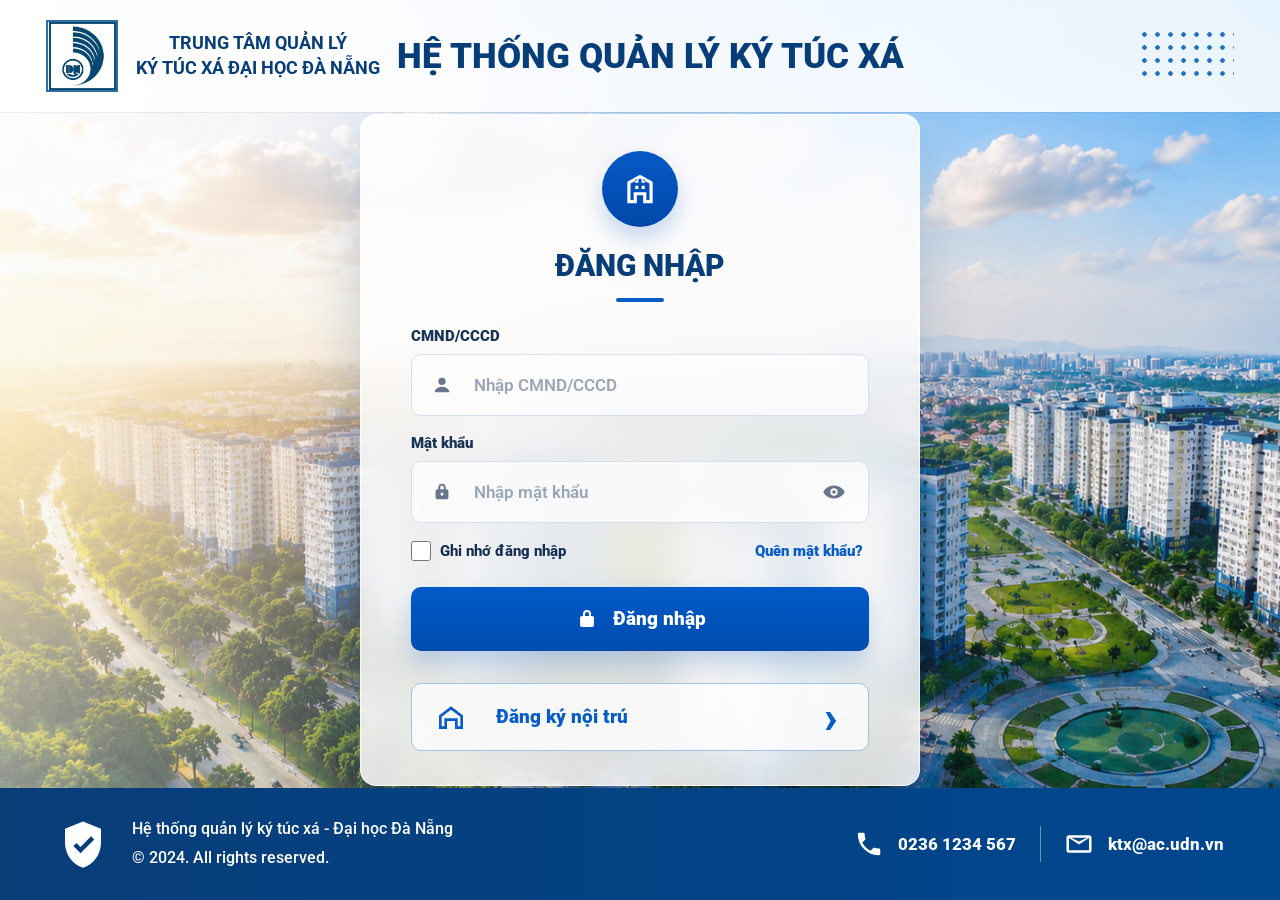
<file: pages/login.html>
<!DOCTYPE html>
<html lang="vi">
<head>
    <meta charset="UTF-8">
    <meta name="viewport" content="width=device-width, initial-scale=1.0">
    <title>Đăng nhập hệ thống</title>
    <meta name="description" content="Đăng nhập hệ thống quản lý ký túc xá">
    <link href="https://fonts.googleapis.com/css2?family=Roboto:wght@400;500;700;900&display=swap&subset=vietnamese" rel="stylesheet">
    <link rel="stylesheet" href="../css/login.css?v=20260520-ktx-3">
</head>
<body class="login-page">
    <main class="login-hero">
        <header class="portal-header">
            <div class="portal-logo">
                <div class="portal-logo-mark">KTX</div>
                <div class="portal-logo-copy">
                    <strong>TRUNG TÂM QUẢN LÝ</strong>
                    <span>KÝ TÚC XÁ ĐẠI HỌC ĐÀ NẴNG</span>
                </div>
            </div>
            <h1 class="portal-title">HỆ THỐNG QUẢN LÝ KÝ TÚC XÁ</h1>
            <div class="dot-pattern dot-pattern-top" aria-hidden="true"></div>
        </header>

        <section class="login-card">
            <div class="auth-view" id="login-view">
                <div class="card-icon" aria-hidden="true">
                    <svg viewBox="0 0 24 24" focusable="false">
                        <path d="M4 21V7.4L12 3l8 4.4V21h-6v-5h-4v5H4Zm2-2h2v-5h8v5h2V8.6l-6-3.3-6 3.3V19Zm3-7h2v-2H9v2Zm0-4h2V6H9v2Zm4 4h2v-2h-2v2Zm0-4h2V6h-2v2Z"/>
                    </svg>
                </div>
                <h2 class="login-title">ĐĂNG NHẬP</h2>
                <div class="title-underline" aria-hidden="true"></div>
                <p class="card-subtitle">Hệ thống quản lý ký túc xá</p>
                <p class="login-error" id="login-error" role="alert"></p>

                <form class="login-form" id="login-form" novalidate>
                    <div class="field-wrap">
                        <label for="username">CMND/CCCD</label>
                        <div class="input-shell">
                            <span class="input-icon" aria-hidden="true">
                                <svg viewBox="0 0 24 24" focusable="false">
                                    <path d="M12 12a4 4 0 1 0-4-4 4 4 0 0 0 4 4Zm0 2c-3.33 0-6.2 1.67-7.72 4.08A1.25 1.25 0 0 0 5.34 20h13.32a1.25 1.25 0 0 0 1.06-1.92C18.2 15.67 15.33 14 12 14Z"/>
                                </svg>
                            </span>
                            <input
                                type="text"
                                id="username"
                                name="username"
                                placeholder="Nhập CMND/CCCD"
                                maxlength="12"
                                autocomplete="username"
                                inputmode="numeric"
                                required>
                        </div>
                    </div>

                    <div class="field-wrap">
                        <label for="password">Mật khẩu</label>
                        <div class="input-shell">
                            <span class="input-icon" aria-hidden="true">
                                <svg viewBox="0 0 24 24" focusable="false">
                                    <path d="M17 9h-1V7a4 4 0 0 0-8 0v2H7a2 2 0 0 0-2 2v7a2 2 0 0 0 2 2h10a2 2 0 0 0 2-2v-7a2 2 0 0 0-2-2Zm-7-2a2 2 0 1 1 4 0v2h-4Zm2 9a1.7 1.7 0 1 1 1.7-1.7A1.7 1.7 0 0 1 12 16Z"/>
                                </svg>
                            </span>
                            <input
                                type="password"
                                id="password"
                                name="password"
                                placeholder="Nhập mật khẩu"
                                autocomplete="current-password"
                                required>
                            <button type="button" class="password-toggle" id="password-toggle" aria-label="Hiển thị mật khẩu" aria-pressed="false">
                                <svg class="eye-open" viewBox="0 0 24 24" focusable="false">
                                    <path d="M12 5C6.48 5 2.08 8.36.28 12c1.8 3.64 6.2 7 11.72 7s9.92-3.36 11.72-7C21.92 8.36 17.52 5 12 5Zm0 11a4 4 0 1 1 4-4 4 4 0 0 1-4 4Zm0-6a2 2 0 1 0 2 2 2 2 0 0 0-2-2Z"/>
                                </svg>
                                <svg class="eye-closed" viewBox="0 0 24 24" focusable="false">
                                    <path d="m3.28 2.22 18.5 18.5-1.42 1.42-3.24-3.24A12.28 12.28 0 0 1 12 20C6.48 20 2.08 16.64.28 13a13.18 13.18 0 0 1 4.6-5.2L1.86 4.64l1.42-1.42ZM12 6c5.52 0 9.92 3.36 11.72 7a13.1 13.1 0 0 1-3.08 4.14l-2.36-2.36A5.94 5.94 0 0 0 12 7a5.7 5.7 0 0 0-1.52.2L8.62 5.34A12.12 12.12 0 0 1 12 6Zm-5.66 3.2A11.3 11.3 0 0 0 2.58 13C4.1 15.56 7.6 18 12 18a9.88 9.88 0 0 0 3.46-.62l-2.04-2.04a4 4 0 0 1-5.08-5.08L6.34 9.2Z"/>
                                </svg>
                            </button>
                        </div>
                    </div>

                    <div class="form-options">
                        <label class="remember-box" for="remember">
                            <input type="checkbox" id="remember" name="remember">
                            <span>Ghi nhớ đăng nhập</span>
                        </label>
                        <button type="button" class="forgot-inline" id="forgot-link">Quên mật khẩu?</button>
                    </div>

                    <button type="submit" class="login-btn" id="login-btn">
                        <svg viewBox="0 0 24 24" focusable="false" aria-hidden="true">
                            <path d="M17 9h-1V7a4 4 0 0 0-8 0v2H7a2 2 0 0 0-2 2v7a2 2 0 0 0 2 2h10a2 2 0 0 0 2-2v-7a2 2 0 0 0-2-2Zm-7-2a2 2 0 1 1 4 0v2h-4Z"/>
                        </svg>
                        <span>Đăng nhập</span>
                    </button>
                    <div class="form-separator"><span>Hoặc</span></div>
                    <a href="register.html" class="register-link">
                        <span class="register-icon" aria-hidden="true">
                            <svg viewBox="0 0 24 24" focusable="false">
                                <path d="M3 21V10.8L12 4l9 6.8V21h-6v-6H9v6H3Zm2-2h2v-6h10v6h2v-7.2l-7-5.3-7 5.3V19Z"/>
                            </svg>
                        </span>
                        <span>Đăng ký nội trú</span>
                        <span class="register-arrow" aria-hidden="true">›</span>
                    </a>
                </form>
            </div>

            <div class="auth-view forgot-view" id="forgot-view" hidden>
                <h2 class="login-title">LẤY LẠI MẬT KHẨU</h2>
                <div class="title-underline" aria-hidden="true"></div>
                <p class="forgot-success-message">
                    Mật khẩu được gửi vào email sinh viên đã đăng ký trên hệ thống.
                </p>
                <p class="login-error" id="forgot-error" role="alert"></p>

                <form class="forgot-form" id="forgot-form" novalidate>
                    <div class="field-wrap">
                        <label for="forgot-cccd">CMND/CCCD</label>
                        <div class="input-shell">
                            <input type="text" id="forgot-cccd" name="forgot-cccd" placeholder="Nhập CMND/CCCD" maxlength="12" inputmode="numeric" autocomplete="off">
                        </div>
                    </div>
                    <div class="field-wrap">
                        <label for="forgot-email">Email</label>
                        <div class="input-shell">
                            <input type="email" id="forgot-email" name="forgot-email" placeholder="Nhập email" autocomplete="email">
                        </div>
                    </div>
                    <button type="submit" class="login-btn forgot-submit-btn" id="forgot-submit-btn">Lấy mật khẩu</button>
                </form>
                <button type="button" class="back-to-login" id="back-to-login-btn">Quay lại đăng nhập</button>
            </div>
        </section>

        <footer class="portal-footer">
        <div class="footer-info">
            <div class="footer-shield" aria-hidden="true">
                <svg viewBox="0 0 24 24" focusable="false">
                    <path d="M12 2 4 5.2v6.2c0 5.08 3.42 9.82 8 11.1 4.58-1.28 8-6.02 8-11.1V5.2L12 2Zm-1.1 14.1-3.2-3.2 1.4-1.4 1.8 1.8 4.7-4.7 1.4 1.4-6.1 6.1Z"/>
                </svg>
            </div>
            <div>
                <p>Hệ thống quản lý ký túc xá - Đại học Đà Nẵng</p>
                <p>© 2024. All rights reserved.</p>
            </div>
        </div>
        <div class="footer-contact">
            <a href="tel:02361234567">
                <svg viewBox="0 0 24 24" focusable="false" aria-hidden="true">
                    <path d="M6.62 10.79a15.05 15.05 0 0 0 6.59 6.59l2.2-2.2a1 1 0 0 1 1.01-.24 11.36 11.36 0 0 0 3.58.57 1 1 0 0 1 1 1V20a1 1 0 0 1-1 1A17 17 0 0 1 3 4a1 1 0 0 1 1-1h3.5a1 1 0 0 1 1 1 11.36 11.36 0 0 0 .57 3.58 1 1 0 0 1-.24 1.01l-2.21 2.2Z"/>
                </svg>
                0236 1234 567
            </a>
            <a href="mailto:ktx@ac.udn.vn">
                <svg viewBox="0 0 24 24" focusable="false" aria-hidden="true">
                    <path d="M4 5h16a2 2 0 0 1 2 2v10a2 2 0 0 1-2 2H4a2 2 0 0 1-2-2V7a2 2 0 0 1 2-2Zm8 7.4L4 7.2V17h16V7.2l-8 5.2Zm0-2.4L18.4 7H5.6L12 10Z"/>
                </svg>
                ktx@ac.udn.vn
            </a>
        </div>
        </footer>
    </main>

    <script>
    (function () {
        'use strict';

        var API_BASE = 'http://localhost:5280';
        var loginForm = document.getElementById('login-form');
        var loginBtn = document.getElementById('login-btn');
        var loginBtnText = loginBtn.querySelector('span');
        var errorEl = document.getElementById('login-error');
        var rememberEl = document.getElementById('remember');
        var passwordInput = document.getElementById('password');
        var passwordToggle = document.getElementById('password-toggle');
        var loginView = document.getElementById('login-view');
        var forgotView = document.getElementById('forgot-view');
        var forgotForm = document.getElementById('forgot-form');
        var forgotErrorEl = document.getElementById('forgot-error');
        var forgotSubmitBtn = document.getElementById('forgot-submit-btn');

        (function checkAuth() {
            var token = localStorage.getItem('token') || sessionStorage.getItem('token');
            var role = localStorage.getItem('role') || sessionStorage.getItem('role');
            if (!token) return;
            if (role === 'Student') window.location.href = 'student.html';
            else if (role === 'Admin') window.location.href = 'admin.html';
        })();

        function showError(msg) {
            errorEl.textContent = msg;
            errorEl.classList.add('visible');
        }

        function clearError() {
            errorEl.textContent = '';
            errorEl.classList.remove('visible');
        }

        function showForgotMessage(msg, isError) {
            forgotErrorEl.textContent = msg;
            forgotErrorEl.classList.add('visible');
            forgotErrorEl.style.color = isError ? '' : '#047857';
        }

        function clearForgotMessage() {
            forgotErrorEl.textContent = '';
            forgotErrorEl.classList.remove('visible');
            forgotErrorEl.style.color = '';
        }

        function setBusy(busy) {
            loginBtn.disabled = busy;
            loginBtnText.textContent = busy ? 'Đang đăng nhập...' : 'Đăng nhập';
        }

        function storeAuth(data) {
            var remember = rememberEl.checked;
            var store = remember ? localStorage : sessionStorage;
            var other = remember ? sessionStorage : localStorage;

            store.setItem('token', data.token);
            store.setItem('role', data.role || '');
            store.setItem('fullName', data.fullName || '');
            store.setItem('mustChangePassword', data.mustChangePassword ? 'true' : 'false');

            ['token', 'role', 'fullName', 'mustChangePassword'].forEach(function (key) {
                other.removeItem(key);
            });
        }

        function syncPasswordToggle() {
            var isText = passwordInput.type === 'text';
            passwordToggle.setAttribute('aria-pressed', isText ? 'true' : 'false');
            passwordToggle.setAttribute('aria-label', isText ? 'Ẩn mật khẩu' : 'Hiển thị mật khẩu');
        }

        function openForgotView() {
            clearError();
            clearForgotMessage();
            loginView.hidden = true;
            forgotView.hidden = false;
        }

        function openLoginView() {
            clearForgotMessage();
            forgotView.hidden = true;
            loginView.hidden = false;
        }

        async function doLogin(citizenId, password) {
            var res = await fetch(API_BASE + '/api/auth/login', {
                method: 'POST',
                headers: { 'Content-Type': 'application/json' },
                body: JSON.stringify({ citizenId: citizenId, password: password })
            });

            var payload = {};
            try { payload = await res.json(); } catch (_) {}

            if (!res.ok) {
                throw new Error(payload.message || 'Sai CCCD hoặc mật khẩu.');
            }

            var token = payload.token || payload.Token || '';
            if (!token) throw new Error('Không nhận được token đăng nhập.');

            return {
                token: token,
                role: payload.role || payload.Role || '',
                fullName: payload.fullName || payload.FullName || '',
                mustChangePassword: payload.mustChangePassword || false
            };
        }

        async function requestForgotPassword(citizenId, email) {
            var res = await fetch(API_BASE + '/api/auth/forgot-password', {
                method: 'POST',
                headers: { 'Content-Type': 'application/json' },
                body: JSON.stringify({ citizenId: citizenId, email: email })
            });

            var payload = {};
            try { payload = await res.json(); } catch (_) {}

            if (!res.ok) {
                throw new Error(payload.message || 'Không thể gửi yêu cầu lấy lại mật khẩu.');
            }

            return payload.message || 'Nếu thông tin hợp lệ, mật khẩu tạm thời đã được gửi về email đã đăng ký.';
        }

        loginForm.addEventListener('submit', async function (e) {
            e.preventDefault();
            clearError();

            var citizenId = document.getElementById('username').value.trim();
            var password = passwordInput.value;

            if (!/^\d{9,12}$/.test(citizenId)) {
                showError('CMND/CCCD phải gồm 9 đến 12 chữ số.');
                return;
            }
            if (!password) {
                showError('Vui lòng nhập mật khẩu.');
                return;
            }

            try {
                setBusy(true);
                var data = await doLogin(citizenId, password);
                storeAuth(data);

                if (data.role === 'Student') window.location.href = 'student.html';
                else if (data.role === 'Admin') window.location.href = 'admin.html';
                else showError('Vai trò không xác định. Liên hệ quản lý.');
            } catch (err) {
                showError(err.message || 'Đăng nhập thất bại.');
            } finally {
                setBusy(false);
            }
        });

        passwordToggle.addEventListener('click', function () {
            passwordInput.type = passwordInput.type === 'password' ? 'text' : 'password';
            syncPasswordToggle();
        });

        document.getElementById('forgot-link').addEventListener('click', openForgotView);
        document.getElementById('back-to-login-btn').addEventListener('click', openLoginView);

        forgotForm.addEventListener('submit', async function (e) {
            e.preventDefault();
            clearForgotMessage();
            var cccd = document.getElementById('forgot-cccd').value.trim();
            var email = document.getElementById('forgot-email').value.trim();
            if (!/^\d{9,12}$/.test(cccd)) {
                showForgotMessage('Vui lòng nhập đúng CMND/CCCD.', true);
                return;
            }
            if (!email) {
                showForgotMessage('Vui lòng nhập email sinh viên.', true);
                return;
            }
            try {
                forgotSubmitBtn.disabled = true;
                forgotSubmitBtn.textContent = 'Đang gửi...';
                var message = await requestForgotPassword(cccd, email);
                showForgotMessage(message, false);
                forgotForm.reset();
            } catch (err) {
                showForgotMessage(err.message || 'Không thể gửi yêu cầu lấy lại mật khẩu.', true);
            } finally {
                forgotSubmitBtn.disabled = false;
                forgotSubmitBtn.textContent = 'Lấy mật khẩu';
            }
        });

        syncPasswordToggle();
    })();
    </script>
</body>
</html>
</file>
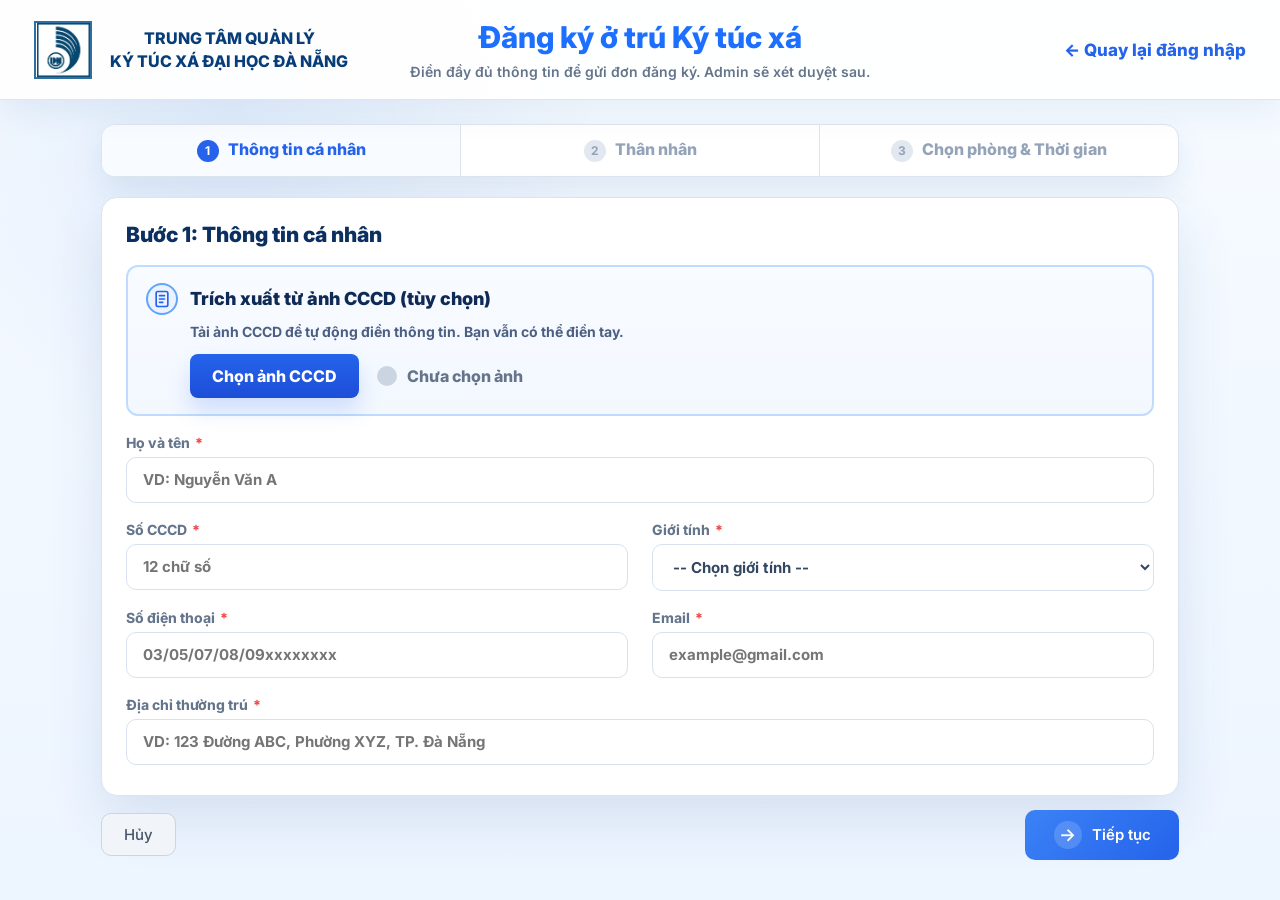
<file: pages/register.html>
﻿<!DOCTYPE html>
<html lang="vi">
<head>
    <meta charset="UTF-8">
    <meta name="viewport" content="width=device-width, initial-scale=1.0">
    <title>Đăng ký ở trú – Hệ thống Quản lý Ký túc xá</title>
    <meta name="description" content="Form đăng ký ở trú ký túc xá sinh viên">
    <link rel="preconnect" href="https://fonts.googleapis.com">
    <link href="https://fonts.googleapis.com/css2?family=Inter:wght@400;500;600;700&display=swap" rel="stylesheet">
    <style>
        *, *::before, *::after { margin: 0; padding: 0; box-sizing: border-box; }

        body {
            font-family: 'Inter', 'Segoe UI', sans-serif;
            background:
                radial-gradient(circle at 18% 12%, rgba(0, 94, 214, 0.08), transparent 28%),
                linear-gradient(180deg, #f7fbff 0%, #edf5ff 100%);
            min-height: 100vh;
            color: #1e293b;
        }

        /* ===== HEADER ===== */
        .page-header {
            position: relative;
            background: rgba(255, 255, 255, 0.94);
            color: #1e293b;
            padding: 14px 34px;
            display: grid;
            grid-template-columns: minmax(320px, 1fr) minmax(520px, 1.35fr) minmax(220px, 1fr);
            align-items: center;
            gap: 24px;
            min-height: 100px;
            border-bottom: 1px solid #dce6f2;
            box-shadow: 0 10px 34px rgba(22, 80, 140, 0.08);
        }

        .page-header::before {
            display: none;
        }

        .portal-logo {
            display: flex;
            align-items: center;
            gap: 18px;
            min-width: 0;
        }

        .portal-logo-mark {
            width: 58px;
            height: 58px;
            flex: 0 0 58px;
            display: flex;
            align-items: center;
            justify-content: center;
            padding: 6px;
            font-size: 0;
            color: transparent;
            background: #fff url("../assets/images/udn-logo.webp") center / contain no-repeat;
            border: 2px solid #2f6f9f;
            border-radius: 0;
            box-shadow: none;
        }

        .portal-logo-copy {
            display: grid;
            gap: 4px;
            min-width: 0;
        }

        .portal-logo-copy strong,
        .portal-logo-copy span {
            display: block;
            color: #073d78;
            font-size: 16px;
            font-weight: 800;
            line-height: 1.15;
            white-space: nowrap;
        }

        .portal-logo-copy strong {
            justify-self: center;
        }

        .page-header > div:nth-child(2) {
            position: static;
            transform: none;
            text-align: center;
            width: auto;
            padding: 0;
        }

        .page-header h1 {
            font-size: 30px;
            font-weight: 800;
            line-height: 1.2;
            color: #1d6fff;
            font-family: 'Inter', 'Segoe UI', sans-serif;
        }

        .page-header p {
            color: #64748b;
            font-size: 14px;
            font-weight: 600;
            margin-top: 8px;
        }

        .page-header-right {
            justify-self: end;
            position: relative;
            z-index: 1;
        }

        .btn-back {
            color: #2563eb;
            text-decoration: none;
            font-size: 17px;
            font-weight: 800;
        }

        .btn-back:hover { text-decoration: underline; }

        /* ===== CONTAINER ===== */
        .page-body {
            max-width: 1110px;
            margin: 0 auto;
            padding: 24px 16px 26px;
        }

        /* ===== STEPS ===== */
        .steps {
            display: flex;
            gap: 0;
            margin-bottom: 20px;
            background: #fff;
            border-radius: 14px;
            border: 1px solid #dce4ef;
            overflow: hidden;
            box-shadow: 0 12px 32px rgba(30, 89, 150, 0.1);
        }

        .step {
            flex: 1;
            padding: 14px 10px;
            text-align: center;
            font-size: 16px;
            font-weight: 800;
            color: #94a3b8;
            border-right: 1px solid #dce4ef;
            transition: background 0.2s, color 0.2s;
        }

        .step:last-child { border-right: 0; }

        .step.active {
            background: #f8fbff;
            color: #2563eb;
        }

        .step.done {
            background: #f0fdf4;
            color: #16a34a;
        }

        body.returning-registration .page-body {
            max-width: 980px;
        }

        body.returning-registration #step-indicator-1,
        body.returning-registration #step-indicator-2 {
            display: none;
        }

        body.returning-registration #step-indicator-3 {
            border-right: 0;
        }

        .step-num {
            display: inline-flex;
            width: 22px; height: 22px;
            border-radius: 50%;
            align-items: center;
            justify-content: center;
            background: #e2e8f0;
            font-size: 12px;
            font-weight: 700;
            margin-right: 6px;
        }

        .step.active .step-num { background: #2563eb; color: #fff; }
        .step.done .step-num   { background: #16a34a; color: #fff; }

        .step-panel {
            display: none;
        }

        .step-panel.active {
            display: block;
        }

        /* ===== CARD ===== */
        .card {
            background: #fff;
            border: 1px solid #dce4ef;
            border-radius: 16px;
            padding: 24px;
            margin-bottom: 14px;
            box-shadow: 0 24px 54px rgba(32, 85, 140, 0.12);
        }

        .card h2 {
            font-size: 21px;
            font-weight: 850;
            color: #0b2f60;
            margin-bottom: 18px;
            padding-bottom: 0;
            border-bottom: 0;
        }

        /* ===== FORM GRID ===== */
        .form-grid {
            display: grid;
            grid-template-columns: 1fr 1fr;
            gap: 12px 24px;
        }

        .form-group {
            display: flex;
            flex-direction: column;
            gap: 6px;
        }

        .form-group.full { grid-column: 1 / -1; }

        .form-group label {
            font-size: 14px;
            font-weight: 750;
            color: #64748b;
        }

        .form-group label .req { color: #ef4444; margin-left: 2px; }

        .form-group input,
        .form-group select,
        .form-group textarea {
            border: 1px solid #d8e2ef;
            border-radius: 10px;
            padding: 12px 16px;
            min-height: 46px;
            font-size: 15px;
            font-family: inherit;
            color: #334762;
            background: #fff;
            font-weight: 700;
            transition: border-color 0.2s, box-shadow 0.2s;
            outline: none;
        }

        .form-group input:focus,
        .form-group select:focus,
        .form-group textarea:focus {
            border-color: #3b82f6;
            box-shadow: 0 0 0 3px rgba(59,130,246,0.15);
        }

        .form-group input.error,
        .form-group select.error,
        .form-group textarea.error {
            border-color: #ef4444;
        }

        .field-error {
            font-size: 12px;
            color: #ef4444;
            min-height: 0;
            line-height: 1.2;
        }

        /* ===== PHÒNG LIST ===== */
        .room-filter {
            display: flex;
            gap: 10px;
            margin-bottom: 14px;
        }

        .room-filter input {
            flex: 1;
            border: 1px solid #cbd5e1;
            border-radius: 10px;
            padding: 10px 13px;
            font-size: 14px;
            font-family: inherit;
            outline: none;
        }

        .room-filter input:focus { border-color: #3b82f6; }

        .room-grid {
            display: grid;
            grid-template-columns: repeat(auto-fill, minmax(220px, 1fr));
            gap: 12px;
            max-height: 400px;
            overflow-y: auto;
            padding-right: 4px;
        }

        .room-card {
            border: 2px solid #e2e8f0;
            border-radius: 12px;
            padding: 14px;
            cursor: pointer;
            transition: border-color 0.2s, background 0.2s;
            background: #fff;
        }

        .room-card:hover   { border-color: #93c5fd; background: #eff6ff; }
        .room-card.selected { border-color: #2563eb; background: #eff6ff; }

        .room-card-code {
            font-weight: 700;
            font-size: 15px;
            color: #1e3a5f;
            margin-bottom: 4px;
        }

        .room-card-info {
            font-size: 12px;
            color: #64748b;
            display: grid;
            gap: 2px;
        }

        .room-slots {
            display: inline-flex;
            margin-top: 8px;
            padding: 3px 8px;
            border-radius: 999px;
            background: #dcfce7;
            color: #16a34a;
            font-size: 11px;
            font-weight: 600;
        }

        .room-slots.full { background: #fee2e2; color: #dc2626; }

        /* ===== DATE ROW ===== */
        .date-row {
            display: grid;
            grid-template-columns: 1fr 1fr;
            gap: 14px;
        }

        /* ===== SELECTED ROOM PREVIEW ===== */
        .selected-room-preview {
            background: #eff6ff;
            border: 1px solid #bfdbfe;
            border-radius: 10px;
            padding: 12px 14px;
            font-size: 14px;
            margin-top: 12px;
            display: none;
        }

        .selected-room-preview.show { display: block; }

        /* ===== OCR SECTION ===== */
        .ocr-section {
            background: linear-gradient(180deg, #f8fbff 0%, #f3f8ff 100%);
            border: 2px solid #bfdbfe;
            border-radius: 12px;
            padding: 16px 18px;
            margin-bottom: 18px;
        }

        .ocr-section h3 {
            position: relative;
            display: flex;
            align-items: center;
            gap: 12px;
            font-size: 18px;
            color: #102a56;
            margin-bottom: 8px;
            font-weight: 850;
        }

        .ocr-section h3::before {
            content: "";
            width: 32px;
            height: 32px;
            flex: 0 0 32px;
            border-radius: 50%;
            border: 2px solid #60a5fa;
            background-color: #eaf3ff;
            background-image: url("data:image/svg+xml,%3Csvg xmlns='http://www.w3.org/2000/svg' fill='none' stroke='%232563eb' stroke-width='2' stroke-linecap='round' stroke-linejoin='round' viewBox='0 0 24 24'%3E%3Crect x='5' y='3' width='14' height='18' rx='2'/%3E%3Cpath d='M9 8h6M9 12h6M9 16h4'/%3E%3C/svg%3E");
            background-position: center;
            background-repeat: no-repeat;
            background-size: 20px;
        }

        .ocr-section p  {
            color: #4b5f82;
            font-size: 14px;
            font-weight: 700;
            margin: 0 0 14px 44px;
        }

        .ocr-upload-area {
            display: flex;
            align-items: center;
            gap: 18px;
            padding-left: 44px;
        }

        label.upload-btn {
            display: inline-flex;
            align-items: center;
            gap: 10px;
            background: linear-gradient(180deg, #2563eb, #1d4ed8);
            color: #fff;
            border: none;
            border-radius: 8px;
            padding: 11px 22px;
            min-height: 44px;
            font-size: 16px;
            font-weight: 800;
            cursor: pointer;
            transition: opacity 0.2s;
            font-family: inherit;
            box-shadow: 0 12px 22px rgba(37, 99, 235, 0.18);
        }

        label.upload-btn:hover { opacity: 0.88; }
        #ocr-file-input { display: none; }

        .ocr-status {
            display: inline-flex;
            align-items: center;
            gap: 10px;
            font-size: 16px;
            color: #64748b;
            font-weight: 800;
        }

        .ocr-status::before {
            content: "";
            width: 20px;
            height: 20px;
            border-radius: 50%;
            background: #cbd5e1;
        }

        .ocr-status.is-success {
            color: #64748b;
        }

        .ocr-status.is-success::before {
            background: #10b981;
            box-shadow: inset 0 0 0 5px #10b981;
            background-image: url("data:image/svg+xml,%3Csvg xmlns='http://www.w3.org/2000/svg' fill='none' stroke='white' stroke-width='3' stroke-linecap='round' stroke-linejoin='round' viewBox='0 0 24 24'%3E%3Cpath d='m5 12 4 4L19 6'/%3E%3C/svg%3E");
            background-position: center;
            background-repeat: no-repeat;
            background-size: 15px;
        }

        .ocr-status.is-loading::before {
            background: #2563eb;
        }

        .ocr-status.is-error {
            color: #dc2626;
        }

        .ocr-status.is-error::before {
            background: #ef4444;
        }

        /* ===== ACTIONS ===== */
        .form-actions {
            display: flex;
            justify-content: space-between;
            align-items: center;
            gap: 10px;
            margin-top: 6px;
        }

        .step-nav-actions {
            display: flex;
            align-items: center;
            gap: 10px;
        }

        .btn-icon {
            width: 48px;
            height: 48px;
            display: inline-flex;
            align-items: center;
            justify-content: center;
            padding: 0;
            font-size: 22px;
            line-height: 1;
        }

        .btn-next {
            min-width: 154px;
            display: inline-flex;
            align-items: center;
            justify-content: center;
            gap: 10px;
        }

        .btn-next span {
            width: 28px;
            height: 28px;
            display: inline-flex;
            align-items: center;
            justify-content: center;
            border-radius: 50%;
            background: rgba(255, 255, 255, 0.16);
            font-size: 18px;
            line-height: 1;
        }

        .btn-primary {
            background: linear-gradient(135deg, #3b82f6, #2563eb);
            color: #fff;
            border: none;
            border-radius: 10px;
            padding: 11px 22px;
            font-size: 15px;
            font-weight: 600;
            font-family: inherit;
            cursor: pointer;
            transition: opacity 0.2s, transform 0.15s;
        }

        .btn-primary:hover   { opacity: 0.9; transform: translateY(-1px); }
        .btn-primary:disabled { opacity: 0.6; cursor: not-allowed; transform: none; }

        .btn-secondary {
            background: #f1f5f9;
            color: #475569;
            border: 1px solid #cbd5e1;
            border-radius: 10px;
            padding: 11px 22px;
            font-size: 15px;
            font-weight: 500;
            font-family: inherit;
            cursor: pointer;
            transition: background 0.2s;
        }

        .btn-secondary:hover { background: #e2e8f0; }

        /* ===== SUCCESS SCREEN ===== */
        .success-screen {
            text-align: center;
            padding: 48px 24px;
            display: none;
        }

        .success-screen .success-icon { font-size: 64px; margin-bottom: 16px; }
        .success-screen h2 { font-size: 24px; color: #16a34a; margin-bottom: 8px; }
        .success-screen p  { color: #6b7280; font-size: 15px; line-height: 1.6; }

        .reg-code-box {
            background: #f0fdf4;
            border: 1px solid #86efac;
            border-radius: 12px;
            padding: 16px;
            margin: 20px auto;
            max-width: 360px;
        }

        .reg-code-box span { display: block; font-size: 13px; color: #6b7280; margin-bottom: 4px; }
        .reg-code-box strong { font-size: 22px; color: #16a34a; letter-spacing: 1px; }

        /* ===== GLOBAL ERROR ===== */
        .form-global-error {
            background: #fef2f2;
            border: 1px solid #fca5a5;
            color: #dc2626;
            border-radius: 10px;
            padding: 12px 14px;
            font-size: 14px;
            margin-bottom: 16px;
            display: none;
        }

        /* ===== RESPONSIVE ===== */
        @media (max-width: 640px) {
            .form-grid, .date-row { grid-template-columns: 1fr; }
            .form-actions {
                align-items: stretch;
                flex-direction: column-reverse;
            }
            .step-nav-actions {
                justify-content: flex-end;
            }
            .page-header {
                min-height: auto;
                padding: 16px;
                grid-template-columns: 1fr;
                justify-items: center;
                gap: 14px;
            }
            .page-header > div:nth-child(2) {
                width: auto;
                padding: 0;
            }
            .page-header h1 { font-size: 26px; }
            .page-body   { padding: 20px 12px; }
            .ocr-section p,
            .ocr-upload-area {
                margin-left: 0;
                padding-left: 0;
            }
            .ocr-upload-area {
                align-items: flex-start;
                flex-direction: column;
            }
        }
    </style>
</head>
<body>

<header class="page-header">
    <div class="portal-logo">
        <div class="portal-logo-mark">KTX</div>
        <div class="portal-logo-copy">
            <strong>TRUNG TÂM QUẢN LÝ</strong>
            <span>KÝ TÚC XÁ ĐẠI HỌC ĐÀ NẴNG</span>
        </div>
    </div>
    <div>
        <h1>Đăng ký ở trú Ký túc xá</h1>
        <p>Điền đầy đủ thông tin để gửi đơn đăng ký. Admin sẽ xét duyệt sau.</p>
    </div>
    <div class="page-header-right">
        <a href="login.html" class="btn-back">← Quay lại đăng nhập</a>
    </div>
</header>

<div class="page-body">

    <!-- STEPS -->
    <div class="steps">
        <div class="step active" id="step-indicator-1">
            <span class="step-num">1</span> Thông tin cá nhân
        </div>
        <div class="step" id="step-indicator-2">
            <span class="step-num">2</span> Thân nhân
        </div>
        <div class="step" id="step-indicator-3">
            <span class="step-num">3</span> Chọn phòng & Thời gian
        </div>
    </div>

    <!-- SUCCESS SCREEN -->
    <div class="success-screen" id="success-screen">
        <div class="success-icon">✅</div>
        <h2>Đăng ký thành công!</h2>
        <p>Đơn đăng ký của bạn đã được gửi. Admin sẽ xét duyệt và tạo tài khoản cho bạn.<br>
           Mật khẩu mặc định sẽ là số CCCD của bạn.</p>
        <div class="reg-code-box">
            <span>Mã đăng ký</span>
            <strong id="reg-success-code">—</strong>
        </div>
        <a href="login.html" class="btn-primary" style="display:inline-flex;margin-top:8px;text-decoration:none">Về trang đăng nhập</a>
    </div>

    <!-- FORM -->
    <form id="register-form" novalidate>

        <!-- GLOBAL ERROR -->
        <div class="form-global-error" id="global-error"></div>

        <!-- BƯỚC 1: THÔNG TIN CÁ NHÂN -->
        <div class="card step-panel active" id="step-1" data-step="1">
            <h2>Bước 1: Thông tin cá nhân</h2>

            <!-- OCR CCCD -->
            <div class="ocr-section">
                <h3>Trích xuất từ ảnh CCCD (tùy chọn)</h3>
                <p>Tải ảnh CCCD để tự động điền thông tin. Bạn vẫn có thể điền tay.</p>
                <div class="ocr-upload-area">
                    <label class="upload-btn" for="ocr-file-input">Chọn ảnh CCCD</label>
                    <input type="file" id="ocr-file-input" accept="image/*">
                    <span class="ocr-status is-idle" id="ocr-status">Chưa chọn ảnh</span>
                </div>
            </div>

            <div class="form-grid">
                <div class="form-group full">
                    <label for="reg-fullname">Họ và tên <span class="req">*</span></label>
                    <input type="text" id="reg-fullname" placeholder="VD: Nguyễn Văn A" maxlength="100">
                    <span class="field-error" id="err-fullname"></span>
                </div>

                <div class="form-group">
                    <label for="reg-citizenid">Số CCCD <span class="req">*</span></label>
                    <input type="text" id="reg-citizenid" placeholder="12 chữ số" maxlength="12">
                    <span class="field-error" id="err-citizenid"></span>
                </div>

                <div class="form-group">
                    <label for="reg-gender">Giới tính <span class="req">*</span></label>
                    <select id="reg-gender">
                        <option value="">-- Chọn giới tính --</option>
                        <option value="Nam">Nam</option>
                        <option value="Nữ">Nữ</option>
                    </select>
                    <span class="field-error" id="err-gender"></span>
                </div>

                <div class="form-group">
                    <label for="reg-phone">Số điện thoại <span class="req">*</span></label>
                    <input type="tel" id="reg-phone" placeholder="03/05/07/08/09xxxxxxxx" maxlength="10">
                    <span class="field-error" id="err-phone"></span>
                </div>

                <div class="form-group">
                    <label for="reg-email">Email <span class="req">*</span></label>
                    <input type="email" id="reg-email" placeholder="example@gmail.com">
                    <span class="field-error" id="err-email"></span>
                </div>

                <div class="form-group full">
                    <label for="reg-address">Địa chỉ thường trú <span class="req">*</span></label>
                    <input type="text" id="reg-address" placeholder="VD: 123 Đường ABC, Phường XYZ, TP. Đà Nẵng">
                    <span class="field-error" id="err-address"></span>
                </div>
            </div>
        </div>

        <!-- BƯỚC 2: THÂN NHÂN -->
        <div class="card step-panel" id="step-2" data-step="2">
            <h2>Bước 2: Thông tin thân nhân (tùy chọn)</h2>
            <div class="form-grid">
                <div class="form-group">
                    <label for="reg-rel-name">Họ tên thân nhân</label>
                    <input type="text" id="reg-rel-name" placeholder="VD: Nguyễn Thị B">
                    <span class="field-error" id="err-rel-name"></span>
                </div>

                <div class="form-group">
                    <label for="reg-rel-phone">SĐT thân nhân</label>
                    <input type="tel" id="reg-rel-phone" placeholder="03/05/07/08/09xxxxxxxx" maxlength="10">
                    <span class="field-error" id="err-rel-phone"></span>
                </div>

                <div class="form-group full">
                    <label for="reg-relationship">Quan hệ</label>
                    <input type="text" id="reg-relationship" placeholder="VD: Bố, Mẹ, Anh/Chị...">
                </div>
            </div>
        </div>

        <!-- BƯỚC 3: CHỌN PHÒNG & THỜI GIAN -->
        <div class="card step-panel" id="step-3" data-step="3">
            <h2>Bước 3: Chọn phòng & Thời gian lưu trú</h2>

            <div class="room-filter">
                <input type="text" id="room-search" placeholder="🔍 Tìm theo mã phòng, tòa nhà...">
            </div>

            <div class="room-grid" id="room-grid">
                <div style="text-align:center;color:#64748b;padding:20px;grid-column:1/-1">Đang tải danh sách phòng...</div>
            </div>

            <div class="selected-room-preview" id="selected-room-preview">
                ✅ Đã chọn phòng: <strong id="selected-room-display">—</strong>
                <input type="hidden" id="reg-roomid">
            </div>
            <span class="field-error" id="err-room"></span>

            <div class="date-row" style="margin-top:16px">
                <div class="form-group">
                    <label for="reg-startdate">Ngày bắt đầu <span class="req">*</span></label>
                    <input type="date" id="reg-startdate">
                    <span class="field-error" id="err-startdate"></span>
                </div>
                <div class="form-group">
                    <label for="reg-enddate">Ngày kết thúc <span class="req">*</span></label>
                    <input type="date" id="reg-enddate">
                    <span class="field-error" id="err-enddate"></span>
                </div>
            </div>
        </div>

        <div class="form-actions">
            <button type="button" class="btn-secondary" onclick="window.location.href='login.html'">Hủy</button>
            <div class="step-nav-actions">
                <button type="button" class="btn-secondary btn-icon" id="prev-step-btn" aria-label="Quay lại bước trước" title="Quay lại bước trước">&larr;</button>
                <button type="button" class="btn-primary btn-next" id="next-step-btn" aria-label="Sang bước tiếp theo" title="Sang bước tiếp theo"><span>&rarr;</span> Tiếp tục</button>
                <button type="submit" class="btn-primary" id="submit-btn">📤 Gửi đơn đăng ký</button>
            </div>
        </div>

    </form>
</div>

<script>
(function () {
    const API_URL = 'http://localhost:5280/api';
    const queryParams = new URLSearchParams(window.location.search);
    const isReturningRegistration = queryParams.get('returning') === '1';
    let allRooms    = [];
    let selectedRoomId = null;
    let roomHoldExpiresAt = null;
    let currentStep = 1;
    const totalSteps = 3;
    const roomHoldToken = getRegistrationRoomHoldToken();

    function getRegistrationRoomHoldToken() {
        const key = 'registration-room-hold-token';
        let token = sessionStorage.getItem(key);
        if (!token) {
            token = window.crypto?.randomUUID?.() || `${Date.now()}-${Math.random().toString(36).slice(2)}`;
            sessionStorage.setItem(key, token);
        }
        return token;
    }

    function getAuthToken() {
        return localStorage.getItem('token') || sessionStorage.getItem('token') || '';
    }

    function setFieldValue(id, value) {
        const el = document.getElementById(id);
        if (el) el.value = value || '';
    }

    function fillReturningProfile(profile) {
        setFieldValue('reg-fullname', profile.fullName);
        setFieldValue('reg-citizenid', profile.citizenId);
        setFieldValue('reg-gender', profile.gender);
        setFieldValue('reg-phone', profile.phone);
        setFieldValue('reg-email', profile.email);
        setFieldValue('reg-address', profile.permanentAddress);
        setFieldValue('reg-rel-name', profile.relativeName);
        setFieldValue('reg-rel-phone', profile.relativePhone);
        setFieldValue('reg-relationship', profile.relationship);
    }

    function configureReturningRegistrationUi() {
        if (!isReturningRegistration) return;

        document.body.classList.add('returning-registration');
        const title = document.querySelector('.page-header h1');
        const subtitle = document.querySelector('.page-header p');
        const backLink = document.querySelector('.btn-back');
        const cancelBtn = document.querySelector('.form-actions > .btn-secondary');
        const stepTitle = document.querySelector('#step-3 h2');

        if (title) title.textContent = 'Đăng ký ở lại Ký túc xá';
        if (subtitle) subtitle.textContent = 'Thông tin tài khoản được lấy từ hồ sơ hiện có. Bạn chỉ cần chọn phòng và thời gian lưu trú.';
        if (backLink) {
            backLink.href = 'student.html';
            backLink.textContent = '← Quay lại trang sinh viên';
        }
        if (cancelBtn) {
            cancelBtn.textContent = 'Hủy';
            cancelBtn.onclick = () => { window.location.href = 'student.html'; };
        }
        if (stepTitle) stepTitle.textContent = 'Chọn phòng & Thời gian lưu trú';
    }

    async function loadReturningProfile() {
        const token = getAuthToken();
        const errEl = document.getElementById('global-error');

        if (!token) {
            if (errEl) {
                errEl.textContent = 'Bạn cần đăng nhập để đăng ký ở lại.';
                errEl.style.display = 'block';
            }
            return false;
        }

        try {
            const res = await fetch(`${API_URL}/profile`, {
                headers: { 'Authorization': `Bearer ${token}` }
            });
            const payload = await res.json().catch(() => ({}));
            if (!res.ok || !payload.data) {
                throw new Error(payload.message || 'Không thể lấy thông tin hồ sơ.');
            }

            fillReturningProfile(payload.data);
            return true;
        } catch (err) {
            if (errEl) {
                errEl.textContent = err.message || 'Không thể lấy lại thông tin tài khoản. Vui lòng thử lại.';
                errEl.style.display = 'block';
            }
            return false;
        }
    }

    function getErrorMessage(payload, fallback) {
        if (!payload) return fallback;
        if (payload.message) return payload.message;
        if (payload.error) return payload.error;
        if (payload.errors && typeof payload.errors === 'object') {
            const first = Object.values(payload.errors).flat().find(Boolean);
            if (first) return first;
        }
        if (payload.title) return payload.title;
        return fallback;
    }

    async function holdRegistrationRoom(roomId) {
        const errEl = document.getElementById('err-room');
        if (errEl) errEl.textContent = '';

        try {
            const res = await fetch(`${API_URL}/registrations/hold-room`, {
                method: 'POST',
                headers: { 'Content-Type': 'application/json' },
                body: JSON.stringify({ roomId, holdToken: roomHoldToken })
            });
            const data = await res.json().catch(() => ({}));

            if (!res.ok) {
                clearSelectedRoom(data.message || 'Phòng đang được giữ chỗ bởi người khác. Vui lòng chọn phòng khác.');
                await loadRooms();
                return false;
            }

            roomHoldExpiresAt = data.expiresAtUtc || null;
            return true;
        } catch {
            clearSelectedRoom('Không thể giữ chỗ phòng. Vui lòng kiểm tra kết nối và thử lại.');
            return false;
        }
    }

    function getSelectedGender() {
        return (document.getElementById('reg-gender')?.value || '').trim().toLowerCase();
    }

    function roomMatchesGender(room, gender) {
        if (!gender) return true;
        return (room.genderAllowed || '').trim().toLowerCase() === gender;
    }

    function getFilteredRooms() {
        const gender = getSelectedGender();
        const q = (document.getElementById('room-search')?.value || '').trim().toLowerCase();
        return allRooms.filter(r =>
            roomMatchesGender(r, gender) && (
                !q ||
                (r.roomCode || '').toLowerCase().includes(q) ||
                (r.buildingName || '').toLowerCase().includes(q) ||
                (r.buildingCode || '').toLowerCase().includes(q)
            )
        );
    }

    function showStep(step, shouldScroll = true) {
        currentStep = isReturningRegistration ? totalSteps : Math.max(1, Math.min(totalSteps, step));

        document.querySelectorAll('.step-panel').forEach(panel => {
            panel.classList.toggle('active', Number(panel.dataset.step) === currentStep);
        });

        for (let i = 1; i <= totalSteps; i++) {
            const indicator = document.getElementById(`step-indicator-${i}`);
            if (!indicator) continue;
            indicator.classList.toggle('active', i === currentStep);
            indicator.classList.toggle('done', i < currentStep);
        }

        document.getElementById('prev-step-btn').style.display = currentStep === 1 || isReturningRegistration ? 'none' : 'inline-flex';
        document.getElementById('next-step-btn').style.display = currentStep === totalSteps || isReturningRegistration ? 'none' : 'inline-flex';
        document.getElementById('submit-btn').style.display = currentStep === totalSteps ? 'inline-flex' : 'none';

        if (shouldScroll) {
            document.querySelector('.steps')?.scrollIntoView({ behavior: 'smooth', block: 'start' });
        }
    }

    function focusFirstError() {
        const firstError = document.querySelector('.field-error:not(:empty)');
        const errorStep = Number(firstError?.closest('.step-panel')?.dataset.step);
        if (errorStep && errorStep !== currentStep) {
            showStep(errorStep, false);
        }
        firstError?.scrollIntoView({ behavior: 'smooth', block: 'center' });
    }

    function clearSelectedRoom(message = '') {
        selectedRoomId = null;
        document.getElementById('reg-roomid').value = '';
        document.getElementById('selected-room-display').textContent = '—';
        document.getElementById('selected-room-preview').classList.remove('show');
        document.getElementById('err-room').textContent = message;
    }

    function refreshRoomList() {
        const gender = getSelectedGender();
        if (selectedRoomId) {
            const selectedRoom = allRooms.find(r => r.id === selectedRoomId);
            if (!selectedRoom || !roomMatchesGender(selectedRoom, gender)) {
                clearSelectedRoom(gender ? 'Phong da chon khong phu hop voi gioi tinh hien tai.' : '');
            }
        }
        if (selectedRoomId) {
            const selectedRoom = allRooms.find(r => r.id === selectedRoomId);
            if (!selectedRoom || !roomMatchesGender(selectedRoom, gender)) {
                clearSelectedRoom(gender ? 'Phòng đã chọn không phù hợp với giới tính hiện tại.' : '');
            }
        }
        renderRooms(getFilteredRooms(), gender);
    }

    // ── Set min date = hôm nay
    const today = new Date().toISOString().split('T')[0];
    document.getElementById('reg-startdate').min = today;
    document.getElementById('reg-enddate').min   = today;

    // ── Tải danh sách phòng trống
    async function loadRooms() {
        try {
            const res  = await fetch(`${API_URL}/room/available?registrationHoldToken=${encodeURIComponent(roomHoldToken)}`);
            const data = await res.json();
            allRooms = Array.isArray(data) ? data : [];
            refreshRoomList();
        } catch (e) {
            document.getElementById('room-grid').innerHTML =
                '<div style="grid-column:1/-1;color:#ef4444">Không thể tải danh sách phòng. Kiểm tra kết nối BE.</div>';
        }
    }

    function renderRooms(rooms, gender = '') {
        const grid = document.getElementById('room-grid');
        if (!rooms.length) {
            const emptyMessage = gender
                ? 'Không có phòng nào phù hợp với giới tính đã chọn.'
                : 'Không có phòng nào khả dụng.';
            grid.innerHTML = `<div style="grid-column:1/-1;color:#64748b;text-align:center;padding:20px">${emptyMessage}</div>`;
            return;
        }
        grid.innerHTML = rooms.map(r => {
            const slots  = r.availableSlots ?? (r.capacity - r.currentOccupancy);
            const isFull = slots <= 0;
            return `
                <div class="room-card ${isFull ? 'disabled' : ''}" data-id="${r.id}" data-code="${r.roomCode}"
                     ${isFull ? 'style="opacity:.5;cursor:not-allowed"' : ''}>
                    <div class="room-card-code">${r.roomCode}</div>
                    <div class="room-card-info">
                        <span>${r.buildingName || ''} (${r.buildingCode || ''})</span>
                        <span>${r.roomType || ''}</span>
                        <span>Giới tính: ${r.genderAllowed || '—'}</span>
                        <span>${r.currentOccupancy}/${r.capacity} người</span>
                    </div>
                    <span class="room-slots ${isFull ? 'full' : ''}">${isFull ? 'Đầy' : slots + ' chỗ trống'}</span>
                </div>`;
        }).join('');

        grid.querySelectorAll('.room-card:not(.disabled)').forEach(card => {
            card.addEventListener('click', async () => {
                const nextRoomId = Number(card.dataset.id);
                const holdOk = await holdRegistrationRoom(nextRoomId);
                if (!holdOk) return;

                grid.querySelectorAll('.room-card').forEach(c => c.classList.remove('selected'));
                card.classList.add('selected');
                selectedRoomId = nextRoomId;
                document.getElementById('reg-roomid').value              = selectedRoomId;
                document.getElementById('selected-room-display').textContent = card.dataset.code;
                document.getElementById('selected-room-preview').classList.add('show');
                document.getElementById('err-room').textContent = '';
            });
        });
    }

    // Search phòng
    document.getElementById('room-search').addEventListener('input', refreshRoomList);
    document.getElementById('reg-gender').addEventListener('change', () => {
        document.getElementById('err-gender').textContent = '';
        refreshRoomList();
    });

    document.getElementById('next-step-btn').addEventListener('click', () => {
        if (!validateStep(currentStep)) {
            focusFirstError();
            return;
        }
        showStep(currentStep + 1);
    });

    document.getElementById('prev-step-btn').addEventListener('click', () => {
        showStep(currentStep - 1);
    });

    // ── OCR CCCD
    document.getElementById('ocr-file-input').addEventListener('change', async (e) => {
        const file = e.target.files[0];
        const statusEl = document.getElementById('ocr-status');
        function setOcrStatus(text, state) {
            statusEl.textContent = text;
            statusEl.className = `ocr-status ${state || ''}`.trim();
        }

        if (!file) {
            setOcrStatus('Chưa chọn ảnh', 'is-idle');
            return;
        }
        setOcrStatus('Đang trích xuất...', 'is-loading');

        const formData = new FormData();
        formData.append('file', file);
        try {
            const res = await fetch(`${API_URL}/registrations/extract-cccd`, {
                method: 'POST',
                body: formData
            });
            const json = await res.json();
            if (res.ok && json.success && json.data) {
                const d = json.data;
                if (d.fullName)    document.getElementById('reg-fullname').value   = d.fullName;
                if (d.citizenId)   document.getElementById('reg-citizenid').value  = d.citizenId;
                if (d.gender)      document.getElementById('reg-gender').value      = d.gender;
                if (d.address)     document.getElementById('reg-address').value    = d.address;
                refreshRoomList();
                setOcrStatus('Đã điền từ CCCD', 'is-success');
            } else {
                setOcrStatus('Không đọc được, hãy điền tay.', 'is-error');
            }
        } catch {
            setOcrStatus('Lỗi kết nối.', 'is-error');
        }
    });

    // ── VALIDATION
    function clearErrors() {
        document.querySelectorAll('.field-error').forEach(e => e.textContent = '');
        document.querySelectorAll('input.error, select.error, textarea.error').forEach(el => el.classList.remove('error'));
        document.getElementById('global-error').style.display = 'none';
    }

    function setErr(fieldId, errId, msg) {
        const el = document.getElementById(fieldId);
        const er = document.getElementById(errId);
        if (el) el.classList.add('error');
        if (er) er.textContent = msg;
        return false;
    }

    function validateStep(step) {
        clearErrors();
        let ok = true;

        if (step === 1) {
            const fullName = document.getElementById('reg-fullname').value.trim();
            const citizenId = document.getElementById('reg-citizenid').value.trim();
            const gender = document.getElementById('reg-gender').value;
            const phone = document.getElementById('reg-phone').value.trim();
            const email = document.getElementById('reg-email').value.trim();
            const address = document.getElementById('reg-address').value.trim();

            if (!fullName)                              { setErr('reg-fullname',   'err-fullname',  'Họ tên không được để trống.'); ok = false; }
            else if (!/^[\p{L}\s]+$/u.test(fullName))  { setErr('reg-fullname',   'err-fullname',  'Họ tên chỉ được chứa chữ cái và khoảng trắng.'); ok = false; }

            if (!citizenId)                             { setErr('reg-citizenid',  'err-citizenid', 'Số CCCD không được để trống.'); ok = false; }
            else if (!/^\d{12}$/.test(citizenId))       { setErr('reg-citizenid',  'err-citizenid', 'CCCD phải gồm đúng 12 chữ số.'); ok = false; }

            if (!gender)                                { setErr('reg-gender',     'err-gender',    'Vui lòng chọn giới tính.'); ok = false; }

            if (!phone)                                 { setErr('reg-phone',      'err-phone',     'Số điện thoại không được để trống.'); ok = false; }
            else if (!/^(03|05|07|08|09)\d{8}$/.test(phone)) { setErr('reg-phone', 'err-phone',    'SĐT phải bắt đầu 03/05/07/08/09 và có 10 số.'); ok = false; }

            if (!email)                                 { setErr('reg-email',      'err-email',     'Email không được để trống.'); ok = false; }
            else if (!/^[a-zA-Z0-9._%+-]+@gmail\.com$/.test(email)) { setErr('reg-email', 'err-email', 'Email phải có định dạng @gmail.com.'); ok = false; }

            if (!address || address.length < 10)        { setErr('reg-address',    'err-address',   'Địa chỉ ít nhất 10 ký tự.'); ok = false; }
        }

        if (step === 2) {
            const relPhone = document.getElementById('reg-rel-phone').value.trim();
            if (relPhone && !/^(03|05|07|08|09)\d{8}$/.test(relPhone)) {
                setErr('reg-rel-phone', 'err-rel-phone', 'SĐT thân nhân không hợp lệ.'); ok = false;
            }
        }

        if (step === 3) {
            const startDate = document.getElementById('reg-startdate').value;
            const endDate = document.getElementById('reg-enddate').value;

            if (!selectedRoomId) {
                document.getElementById('err-room').textContent = 'Vui lòng chọn phòng.'; ok = false;
            }

            if (!startDate) { setErr('reg-startdate', 'err-startdate', 'Vui lòng chọn ngày bắt đầu.'); ok = false; }
            if (!endDate)   { setErr('reg-enddate',   'err-enddate',   'Vui lòng chọn ngày kết thúc.'); ok = false; }
            if (startDate && endDate && endDate <= startDate) {
                setErr('reg-enddate', 'err-enddate', 'Ngày kết thúc phải sau ngày bắt đầu.'); ok = false;
            }
            if (startDate && startDate < today) {
                setErr('reg-startdate', 'err-startdate', 'Ngày bắt đầu không được ở quá khứ.'); ok = false;
            }
        }

        return ok;
    }

    function validate() {
        clearErrors();
        let ok = true;
        const fullName = document.getElementById('reg-fullname').value.trim();
        const citizenId = document.getElementById('reg-citizenid').value.trim();
        const gender    = document.getElementById('reg-gender').value;
        const phone     = document.getElementById('reg-phone').value.trim();
        const email     = document.getElementById('reg-email').value.trim();
        const address   = document.getElementById('reg-address').value.trim();
        const relPhone  = document.getElementById('reg-rel-phone').value.trim();
        const startDate = document.getElementById('reg-startdate').value;
        const endDate   = document.getElementById('reg-enddate').value;

        if (!fullName)                              { setErr('reg-fullname',   'err-fullname',  'Họ tên không được để trống.');          ok = false; }
        else if (!/^[\p{L}\s]+$/u.test(fullName))  { setErr('reg-fullname',   'err-fullname',  'Họ tên chỉ được chứa chữ cái và khoảng trắng.'); ok = false; }

        if (!citizenId)                             { setErr('reg-citizenid',  'err-citizenid', 'Số CCCD không được để trống.');          ok = false; }
        else if (!/^\d{12}$/.test(citizenId))       { setErr('reg-citizenid',  'err-citizenid', 'CCCD phải gồm đúng 12 chữ số.');          ok = false; }

        if (!gender)                                { setErr('reg-gender',     'err-gender',    'Vui lòng chọn giới tính.');              ok = false; }

        if (!phone)                                 { setErr('reg-phone',      'err-phone',     'Số điện thoại không được để trống.');    ok = false; }
        else if (!/^(03|05|07|08|09)\d{8}$/.test(phone)) { setErr('reg-phone', 'err-phone',    'SĐT phải bắt đầu 03/05/07/08/09 và có 10 số.'); ok = false; }

        if (!email)                                 { setErr('reg-email',      'err-email',     'Email không được để trống.');            ok = false; }
        else if (!/^[a-zA-Z0-9._%+-]+@gmail\.com$/.test(email)) { setErr('reg-email', 'err-email', 'Email phải có định dạng @gmail.com.'); ok = false; }

        if (!address || address.length < 10)        { setErr('reg-address',    'err-address',   'Địa chỉ ít nhất 10 ký tự.');             ok = false; }

        if (relPhone && !/^(03|05|07|08|09)\d{8}$/.test(relPhone)) {
            setErr('reg-rel-phone', 'err-rel-phone', 'SĐT thân nhân không hợp lệ.'); ok = false;
        }

        if (!selectedRoomId) {
            document.getElementById('err-room').textContent = 'Vui lòng chọn phòng.'; ok = false;
        }

        if (!startDate) { setErr('reg-startdate', 'err-startdate', 'Vui lòng chọn ngày bắt đầu.'); ok = false; }
        if (!endDate)   { setErr('reg-enddate',   'err-enddate',   'Vui lòng chọn ngày kết thúc.'); ok = false; }
        if (startDate && endDate && endDate <= startDate) {
            setErr('reg-enddate', 'err-enddate', 'Ngày kết thúc phải sau ngày bắt đầu.'); ok = false;
        }
        if (startDate && startDate < today) {
            setErr('reg-startdate', 'err-startdate', 'Ngày bắt đầu không được ở quá khứ.'); ok = false;
        }

        return ok;
    }

    // ── SUBMIT
    document.getElementById('register-form').addEventListener('submit', async (e) => {
        e.preventDefault();
        if (currentStep !== totalSteps) {
            if (!validateStep(currentStep)) {
                focusFirstError();
                return;
            }
            showStep(currentStep + 1);
            return;
        }

        if (!(isReturningRegistration ? validateStep(totalSteps) : validate())) {
            focusFirstError();
            return;
        }

        const submitBtn = document.getElementById('submit-btn');
        submitBtn.disabled = true;
        submitBtn.textContent = '⏳ Đang gửi...';

        const dto = isReturningRegistration ? {
            roomId:           selectedRoomId,
            roomHoldToken:    roomHoldToken,
            startDate:        new Date(document.getElementById('reg-startdate').value).toISOString(),
            endDate:          new Date(document.getElementById('reg-enddate').value).toISOString(),
        } : {
            fullName:         document.getElementById('reg-fullname').value.trim(),
            citizenId:        document.getElementById('reg-citizenid').value.trim(),
            gender:           document.getElementById('reg-gender').value,
            phone:            document.getElementById('reg-phone').value.trim(),
            email:            document.getElementById('reg-email').value.trim(),
            permanentAddress: document.getElementById('reg-address').value.trim(),
            relativeName:     document.getElementById('reg-rel-name').value.trim(),
            relativePhone:    document.getElementById('reg-rel-phone').value.trim(),
            relationship:     document.getElementById('reg-relationship').value.trim(),
            roomId:           selectedRoomId,
            roomHoldToken:    roomHoldToken,
            startDate:        new Date(document.getElementById('reg-startdate').value).toISOString(),
            endDate:          new Date(document.getElementById('reg-enddate').value).toISOString(),
        };

        try {
            const endpoint = isReturningRegistration ? `${API_URL}/registrations/returning` : `${API_URL}/registrations`;
            const headers = { 'Content-Type': 'application/json' };
            const token = getAuthToken();
            if (isReturningRegistration && token) {
                headers.Authorization = `Bearer ${token}`;
            }

            const res = await fetch(endpoint, {
                method: 'POST',
                headers,
                body: JSON.stringify(dto)
            });
            const data = await res.json();

            if (res.ok) {
                document.getElementById('register-form').style.display = 'none';
                document.getElementById('success-screen').style.display = 'block';
                document.querySelectorAll('.steps').forEach(s => s.style.display = 'none');
                if (isReturningRegistration) {
                    const successTitle = document.querySelector('#success-screen h2');
                    const successText = document.querySelector('#success-screen p');
                    const successLink = document.querySelector('#success-screen a');
                    if (successTitle) successTitle.textContent = 'Gửi yêu cầu ở lại thành công!';
                    if (successText) successText.textContent = 'Đơn đăng ký ở lại của bạn đã được gửi. Admin sẽ xét duyệt và tạo hợp đồng mới khi được duyệt.';
                    if (successLink) {
                        successLink.href = 'student.html';
                        successLink.textContent = 'Về trang sinh viên';
                    }
                }
                document.getElementById('reg-success-code').textContent =
                    data.data?.registrationCode || data.registrationCode || '—';
                document.querySelector('.page-body').scrollTop = 0;
                window.scrollTo(0, 0);
            } else {
                const errEl = document.getElementById('global-error');
                errEl.textContent = getErrorMessage(data, 'Không thể gửi đơn. Vui lòng thử lại.');
                errEl.style.display = 'block';
                errEl.scrollIntoView({ behavior: 'smooth', block: 'center' });
            }
        } catch (err) {
            const errEl = document.getElementById('global-error');
            errEl.textContent = 'Không thể kết nối tới máy chủ. Kiểm tra BE đã chạy chưa.';
            errEl.style.display = 'block';
        } finally {
            submitBtn.disabled  = false;
            submitBtn.textContent = '📤 Gửi đơn đăng ký';
        }
    });

    // ── INIT
    async function initRegistrationPage() {
        configureReturningRegistrationUi();

        if (isReturningRegistration) {
            showStep(totalSteps, false);
            const profileLoaded = await loadReturningProfile();
            if (!profileLoaded) return;
            await loadRooms();
            refreshRoomList();
            return;
        }

        showStep(1, false);
        loadRooms();
    }

    initRegistrationPage();
})();
</script>
</body>
</html>
</file>
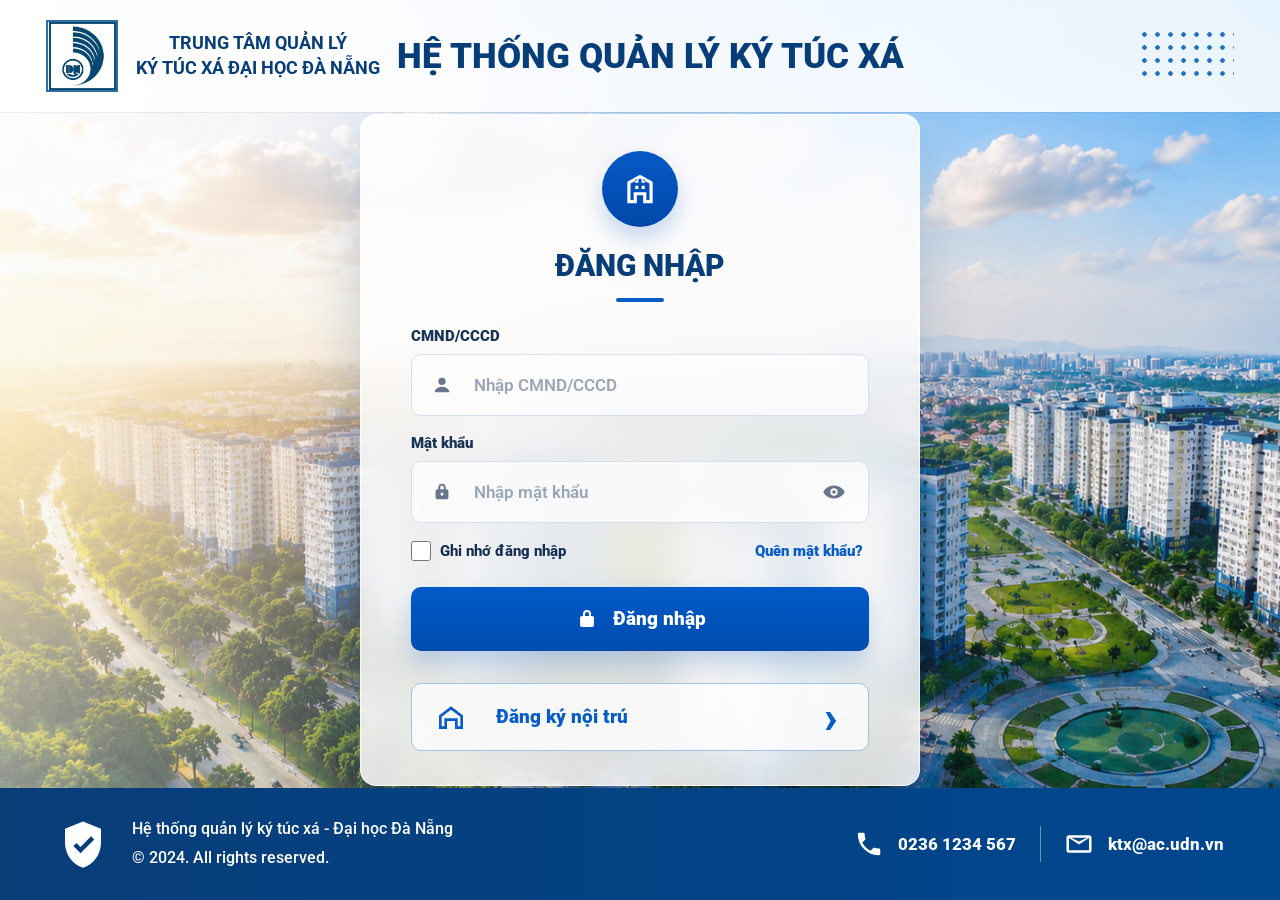
<file: pages/student.html>
﻿<!DOCTYPE html>
<html lang="vi">
<head>
    <meta charset="UTF-8">
    <meta name="viewport" content="width=device-width, initial-scale=1.0">
    <title>Trang thông tin sinh viên</title>
    <meta name="description" content="Cổng thông tin sinh viên ký túc xá">
    <link rel="preconnect" href="https://fonts.googleapis.com">
    <link rel="preconnect" href="https://fonts.gstatic.com" crossorigin>
    <link rel="stylesheet" href="https://fonts.googleapis.com/css2?family=Be+Vietnam+Pro:ital,wght@0,300;0,400;0,500;0,600;0,700;0,800;1,400&display=swap">
    <link rel="stylesheet" href="../css/student.css">
</head>
<body class="student-app">
    <div class="top-bar">
        <button type="button" class="top-notify-btn" id="top-notify-btn" aria-label="Thông báo" title="Thông báo">
            <span class="top-notify-icon"></span>
            <span class="top-notif-badge" id="top-notif-badge" style="display:none">0</span>
        </button>
        <div class="welcome-menu" id="welcome-menu">
            <button type="button" class="welcome-trigger" id="welcome-trigger" aria-expanded="false">
                <span class="header-avatar" id="header-avatar">S</span>
                <span class="welcome-copy">
                    <strong id="header-name">Đang tải...</strong>
                    <span>Sinh viên</span>
                </span>
                <span class="welcome-caret">▾</span>
            </button>
            <div class="welcome-dropdown" id="welcome-dropdown">
                <button type="button" class="welcome-dropdown-item" id="logout-btn">Đăng xuất</button>
            </div>
        </div>
    </div>

    <header class="portal-header">
        <div class="portal-logo">
            <div class="portal-logo-mark">KTX</div>
            <div class="portal-logo-copy">
                <strong>TRUNG TÂM QUẢN LÝ</strong>
                <span>KÝ TÚC XÁ VÀ KHU ĐÔ THỊ</span>
            </div>
        </div>
        <h1 class="portal-title">TRANG THÔNG TIN SINH VIÊN</h1>
    </header>

    <div class="portal-layout">
        <aside class="sidebar">
            <nav>
                <ul class="sidebar-list">
                    <li class="menu-item menu-item-info active" data-target="section-info">
                        <span class="menu-icon">●</span>
                        <span>Thông tin sinh viên</span>
                    </li>
                    <li class="menu-item menu-item-room" data-target="section-room">
                        <span class="menu-icon">●</span>
                        <span>Thông tin lưu trú</span>
                    </li>
                    <li class="menu-item menu-item-facilities" data-target="section-facilities">
                        <span class="menu-icon">●</span>
                        <span>Cơ sở vật chất</span>
                    </li>
                    <li class="menu-item menu-item-invoice" data-target="section-invoice">
                        <span class="menu-icon">●</span>
                        <span>Hóa đơn, biên lai</span>
                    </li>
                    <li class="menu-group" id="request-menu-group">
                        <button class="menu-group-toggle menu-item-request" id="request-menu-toggle" type="button" aria-expanded="false">
                            <span><span class="menu-icon">●</span> Yêu cầu</span>
                            <span class="menu-group-caret">▾</span>
                        </button>
                        <ul class="submenu" id="request-submenu">
                            <li class="submenu-item" data-target="section-request" data-req-type="Checkout">
                                <span class="submenu-icon submenu-icon-checkout"></span>
                                <span>Yêu cầu trả phòng</span>
                            </li>
                            <li class="submenu-item" data-target="section-request" data-req-type="RoomTransfer">
                                <span class="submenu-icon submenu-icon-transfer"></span>
                                <span>Yêu cầu chuyển phòng</span>
                            </li>
                            <li class="submenu-item" data-target="section-request" data-req-type="Other">
                                <span class="submenu-icon submenu-icon-other"></span>
                                <span>Yêu cầu khác</span>
                            </li>
                        </ul>
                    </li>
                    <li class="menu-item menu-item-notify" data-target="section-notify">
                        <span class="menu-icon">●</span>
                        <span>Thông báo</span>
                        <span class="notif-badge" id="notif-badge" style="display:none">0</span>
                    </li>
                </ul>
            </nav>
            <div class="sidebar-support">
                <span class="support-icon"></span>
                <strong>Hỗ trợ sinh viên</strong>
                <p>Nếu bạn cần hỗ trợ hãy liên hệ với chúng tôi</p>
                <button type="button" class="support-btn" data-target="section-request">Liên hệ ngay</button>
            </div>
        </aside>

        <main class="content">
            <section id="section-info" class="tab-panel active">
                <div class="inner-tabs">
                    <button class="s-tab active" data-info="info-general" type="button">THÔNG TIN CHUNG</button>
                    <button class="s-tab" data-info="info-contact" type="button">THÔNG TIN LIÊN HỆ</button>
                    <button class="s-tab" data-info="info-password" type="button">ĐỔI MẬT KHẨU</button>
                </div>

                <div class="info-sub-panel active" id="info-general">
                    <div class="content-card student-profile-card">
                        <div class="profile-hero">
                            <div class="profile-title-block">
                                <span class="profile-title-icon icon-user"></span>
                                <div>
                                    <h2 class="section-title">THÔNG TIN CÁ NHÂN</h2>
                                    <p>Thông tin cơ bản về cá nhân của bạn</p>
                                </div>
                            </div>
                            <div class="profile-illustration" aria-hidden="true">
                                <span class="profile-id-card"></span>
                                <span class="profile-shield"></span>
                            </div>
                        </div>

                        <div class="profile-info-grid">
                            <article class="profile-info-item">
                                <span class="profile-field-icon icon-user"></span>
                                <div>
                                    <span class="profile-field-label">Họ và tên</span>
                                    <strong id="sv-fullname">—</strong>
                                </div>
                            </article>
                            <article class="profile-info-item">
                                <span class="profile-field-icon icon-id"></span>
                                <div>
                                    <span class="profile-field-label">Số CCCD</span>
                                    <strong id="sv-citizenid">—</strong>
                                </div>
                            </article>
                            <article class="profile-info-item">
                                <span class="profile-field-icon icon-gender"></span>
                                <div>
                                    <span class="profile-field-label">Giới tính</span>
                                    <strong id="sv-gender">—</strong>
                                </div>
                            </article>
                            <article class="profile-info-item">
                                <span class="profile-field-icon icon-mail"></span>
                                <div>
                                    <span class="profile-field-label">Email</span>
                                    <strong id="sv-email">—</strong>
                                </div>
                            </article>
                        </div>

                        <div class="profile-note">
                            <span class="profile-note-icon">i</span>
                            <span>Vui lòng kiểm tra và cập nhật thông tin cá nhân của bạn để đảm bảo tính chính xác.</span>
                        </div>
                    </div>
                </div>

                <div class="info-sub-panel" id="info-contact">
                    <div class="contact-layout">
                        <article class="content-card contact-card contact-residence-card">
                            <div class="contact-card-head">
                                <span class="contact-head-icon contact-icon-home"></span>
                                <div>
                                    <h2 class="section-title">THÔNG TIN CƯ TRÚ, LIÊN HỆ</h2>
                                    <p>Thông tin liên hệ và địa chỉ cư trú hiện tại</p>
                                </div>
                            </div>

                            <div class="form-row contact-form-row">
                                <label for="edit-phone">Số điện thoại</label>
                                <div class="contact-input-shell">
                                    <span class="contact-input-icon contact-icon-phone"></span>
                                    <input type="text" id="edit-phone" maxlength="10" placeholder="Nhập số điện thoại">
                                </div>
                            </div>

                            <div class="form-row contact-form-row">
                                <label for="edit-address">Địa chỉ thường trú</label>
                                <div class="contact-input-shell contact-input-tall">
                                    <span class="contact-input-icon contact-icon-location"></span>
                                    <input type="text" id="edit-address" placeholder="Nhập địa chỉ thường trú">
                                </div>
                            </div>

                            <div class="contact-note contact-note-success">
                                <span class="contact-note-icon contact-icon-shield"></span>
                                <span>Vui lòng cập nhật thông tin chính xác để chúng tôi có thể liên hệ khi cần thiết.</span>
                            </div>
                        </article>

                        <article class="content-card contact-card contact-relative-card">
                            <div class="contact-card-head">
                                <span class="contact-head-icon contact-icon-people"></span>
                                <div>
                                    <h2 class="section-title">THÔNG TIN LIÊN LẠC</h2>
                                    <p>Thông tin liên lạc khẩn cấp</p>
                                </div>
                            </div>

                            <div class="form-row contact-form-row">
                                <label for="edit-relative-name">Họ tên thân nhân</label>
                                <div class="contact-input-shell">
                                    <span class="contact-input-icon contact-icon-user"></span>
                                    <input type="text" id="edit-relative-name" placeholder="Nhập họ tên thân nhân">
                                </div>
                            </div>

                            <div class="form-row contact-form-row">
                                <label for="edit-relative-phone">Số điện thoại thân nhân</label>
                                <div class="contact-input-shell">
                                    <span class="contact-input-icon contact-icon-phone"></span>
                                    <input type="text" id="edit-relative-phone" placeholder="Nhập số điện thoại thân nhân">
                                </div>
                            </div>

                            <div class="form-row contact-form-row">
                                <label for="edit-relationship">Quan hệ</label>
                                <div class="contact-input-shell">
                                    <span class="contact-input-icon contact-icon-relation"></span>
                                    <input type="text" id="edit-relationship" placeholder="Ví dụ: Bố, Mẹ, Anh/Chị">
                                </div>
                            </div>

                            <div class="contact-note contact-note-info">
                                <span class="profile-note-icon">i</span>
                                <span>Thông tin này được sử dụng trong trường hợp khẩn cấp.</span>
                            </div>
                        </article>
                    </div>
                    <p class="form-error" id="contact-error"></p>
                    <div class="action-row contact-save-row">
                        <button id="save-contact-btn" type="button" class="btn-primary contact-save-btn">
                            <span class="save-icon"></span>
                            <span>Lưu thông tin</span>
                        </button>
                    </div>
                </div>

                <div class="info-sub-panel" id="info-password">
                    <div class="content-card password-card">
                        <div class="password-layout">
                            <aside class="password-security-panel">
                                <div class="password-illustration" aria-hidden="true">
                                    <span class="password-shield"></span>
                                    <span class="password-lock"></span>
                                    <span class="password-check"></span>
                                </div>
                                <h2>BẢO MẬT TÀI KHOẢN</h2>
                                <p>Vui lòng sử dụng mật khẩu mạnh để bảo vệ tài khoản của bạn.</p>

                                <div class="password-tips">
                                    <strong>Gợi ý mật khẩu mạnh</strong>
                                    <span><i></i> Ít nhất 8 ký tự</span>
                                    <span><i></i> Kết hợp chữ hoa, chữ thường</span>
                                    <span><i></i> Có ít nhất 1 số</span>
                                    <span><i></i> Có ít nhất 1 ký tự đặc biệt</span>
                                </div>
                            </aside>

                            <div class="password-form-panel">
                                <div class="form-row password-form-row">
                                    <label for="pw-current">Mật khẩu hiện tại</label>
                                    <div class="password-input-shell">
                                        <span class="password-input-icon password-icon-lock"></span>
                                        <input type="password" id="pw-current" placeholder="Nhập mật khẩu hiện tại">
                                        <button type="button" class="password-toggle" data-toggle-password="pw-current" aria-label="Hiện mật khẩu hiện tại">
                                            <span></span>
                                        </button>
                                    </div>
                                </div>

                                <div class="form-row password-form-row">
                                    <label for="pw-new">Mật khẩu mới</label>
                                    <div class="password-input-shell">
                                        <span class="password-input-icon password-icon-lock"></span>
                                        <input type="password" id="pw-new" placeholder="Nhập mật khẩu mới">
                                        <button type="button" class="password-toggle" data-toggle-password="pw-new" aria-label="Hiện mật khẩu mới">
                                            <span></span>
                                        </button>
                                    </div>
                                </div>

                                <div class="password-strength-row">
                                    <span>Độ mạnh mật khẩu:</span>
                                    <div class="password-strength-bars" id="pw-strength-bars" aria-hidden="true">
                                        <i></i>
                                        <i></i>
                                        <i></i>
                                    </div>
                                    <strong id="pw-strength-label">Yếu</strong>
                                </div>

                                <div class="form-row password-form-row">
                                    <label for="pw-confirm">Xác nhận mật khẩu mới</label>
                                    <div class="password-input-shell">
                                        <span class="password-input-icon password-icon-lock"></span>
                                        <input type="password" id="pw-confirm" placeholder="Nhập lại mật khẩu mới">
                                        <button type="button" class="password-toggle" data-toggle-password="pw-confirm" aria-label="Hiện mật khẩu xác nhận">
                                            <span></span>
                                        </button>
                                    </div>
                                </div>

                                <p class="form-error" id="pw-error"></p>
                                <div class="action-row password-action-row">
                                    <button id="change-pw-btn" type="button" class="btn-primary password-submit-btn">
                                        <span class="password-btn-icon"></span>
                                        <span>Đổi mật khẩu</span>
                                    </button>
                                </div>
                            </div>
                        </div>
                    </div>
            </section>

            <section id="section-room" class="tab-panel">
                <div class="content-card residence-card">
                    <div id="room-content">
                        <div class="loading-state">Đang tải thông tin phòng...</div>
                    </div>
                </div>

                <div class="residence-detail-grid">
                    <div id="contract-content">
                        <div class="loading-state">Đang tải hợp đồng...</div>
                    </div>
                    <div id="residence-history-content">
                        <div class="loading-state">Đang tải lịch sử lưu trú...</div>
                    </div>
                </div>

                <div id="renewal-section" class="content-card section-gap renewal-panel" style="display:none">
                    <div class="renewal-panel-head">
                        <span class="renewal-panel-icon icon-calendar"></span>
                        <div>
                            <h2 class="section-title">Gia hạn hợp đồng</h2>
                            <p>Chọn thời gian muốn tiếp tục lưu trú.</p>
                        </div>
                    </div>
                    <div id="renewal-choice-area" class="renewal-choice-area">
                        <div class="renewal-note">
                            <span>i</span>
                            <p>Tiền phòng sẽ thanh toán theo từng tháng. Điện, nước tính theo chỉ số thực tế hằng tháng.</p>
                        </div>
                        <div id="renewal-packages-list" class="renewal-term-grid"></div>
                    </div>
                    <p class="form-error" id="renewal-error"></p>
                </div>

                <div id="renewal-history-section" class="content-card section-gap renewal-history-panel" style="display:none">
                    <div class="renewal-history-head">
                        <div class="renewal-history-title">
                            <span class="renewal-history-icon"></span>
                            <div>
                                <h3>Lịch sử gia hạn</h3>
                                <p>Theo dõi trạng thái các yêu cầu đã gửi.</p>
                            </div>
                        </div>
                        <button type="button" class="renewal-refresh-btn" id="renewal-history-refresh-btn">
                            <span></span>
                            Làm mới
                        </button>
                    </div>
                    <div id="renewal-history-list"></div>
                </div>
            </section>

            <section id="section-facilities" class="tab-panel">
                <div class="content-card facilities-hero-card">
                    <div class="facilities-title-block">
                        <span class="facilities-title-icon icon-sofa"></span>
                        <div>
                            <h2>CƠ SỞ VẬT CHẤT</h2>
                            <p>Quản lý và theo dõi các thiết bị, tiện ích trong phòng của bạn</p>
                        </div>
                    </div>
                    <div class="facility-stat-grid">
                        <article class="facility-stat-card">
                            <span class="facility-stat-icon icon-monitor tone-blue"></span>
                            <strong id="facility-total-count">—</strong>
                            <span>Tổng thiết bị</span>
                        </article>
                        <article class="facility-stat-card">
                            <span class="facility-stat-icon icon-check-circle tone-green"></span>
                            <strong id="facility-good-count">—</strong>
                            <span>Hoạt động tốt</span>
                        </article>
                        <article class="facility-stat-card">
                            <span class="facility-stat-icon icon-warning tone-orange"></span>
                            <strong id="facility-repair-count">—</strong>
                            <span>Cần sửa chữa</span>
                        </article>
                        <article class="facility-stat-card">
                            <span class="facility-stat-icon icon-history tone-purple"></span>
                            <strong id="facility-history-count">—</strong>
                            <span>Theo dõi sửa chữa</span>
                        </article>
                    </div>
                </div>

                <div class="content-card facilities-workspace-card">
                    <div class="facility-tabs">
                        <button class="facility-tab-btn active" type="button" data-facility-panel="facility-room-panel">Thiết bị trong phòng</button>
                        <button class="facility-tab-btn" type="button" data-facility-panel="facility-report-panel">Báo hỏng thiết bị</button>
                        <button class="facility-tab-btn" type="button" data-facility-panel="facility-history-panel">Theo dõi sửa chữa</button>
                    </div>

                    <div class="facility-tab-panel active" id="facility-room-panel">
                        <div class="facility-table-head">
                            <div>
                                <h3>Danh sách thiết bị trong phòng</h3>
                                <p id="facility-room-subtitle">Đang tải thông tin phòng...</p>
                            </div>
                            <div class="facility-tools">
                                <label class="facility-search">
                                    <input type="search" id="facility-search" placeholder="Tìm kiếm thiết bị...">
                                    <span></span>
                                </label>
                                <select id="facility-status-filter" aria-label="Lọc tình trạng thiết bị">
                                    <option value="">Tất cả</option>
                                    <option value="Good">Hoạt động tốt</option>
                                    <option value="Damaged">Cần sửa chữa</option>
                                    <option value="UnderMaintenance">Đang bảo trì</option>
                                </select>
                            </div>
                        </div>
                        <div id="my-room-facilities">
                            <div class="loading-state">Đang tải danh sách thiết bị...</div>
                        </div>
                    </div>

                    <div class="facility-tab-panel" id="facility-report-panel">
                        <div class="facility-report-card">
                            <div class="facility-report-layout">
                                <div class="facility-report-form">
                            <div class="facility-report-head">
                                <span class="facility-report-head-icon icon-tools"></span>
                                <div>
                                    <h3>BÁO HỎNG THIẾT BỊ</h3>
                                    <p>Vui lòng cung cấp thông tin chi tiết về thiết bị bị hỏng</p>
                                </div>
                            </div>

                            <div class="facility-form-grid">
                                <div class="facility-field">
                                    <label for="facility-report-device">Thiết bị cần báo hỏng <span>*</span></label>
                                    <div class="facility-input-shell">
                                        <span class="facility-input-icon icon-cube"></span>
                                        <select id="facility-report-device">
                                            <option value="">Chọn thiết bị cần báo hỏng</option>
                                        </select>
                                    </div>
                                </div>
                                <div class="facility-field">
                                    <label for="facility-report-title">Tiêu đề <span>*</span></label>
                                    <div class="facility-input-shell">
                                        <span class="facility-input-icon icon-clipboard"></span>
                                        <input type="text" id="facility-report-title" maxlength="200" placeholder="Ví dụ: Ổ cắm điện bị lỏng">
                                    </div>
                                </div>
                                <div class="facility-field facility-form-wide">
                                    <label for="facility-report-desc">Mô tả tình trạng <span>*</span></label>
                                    <div class="facility-input-shell facility-textarea-shell">
                                        <span class="facility-input-icon icon-file-warning"></span>
                                        <textarea id="facility-report-desc" rows="4" placeholder="Mô tả rõ vị trí, dấu hiệu hư hỏng và thời điểm phát hiện..."></textarea>
                                    </div>
                                </div>
                            </div>
                            <p class="form-error" id="facility-report-error"></p>
                            <div class="action-row facility-report-actions">
                                <button type="button" class="btn-primary facility-submit-btn" id="facility-report-submit">
                                    <span class="facility-submit-icon"></span>
                                    <span>Gửi báo hỏng</span>
                                </button>
                            </div>
                                </div>

                                <div class="facility-report-visual" aria-hidden="true">
                                    <img src="../assets/images/b%C3%A1o%20h%E1%BB%8Fng.jpg" alt="">
                                    <div>
                                        <strong>BÁO HỎNG NHANH CHÓNG</strong>
                                        <p>Thông tin chi tiết giúp quá trình xử lý diễn ra nhanh hơn</p>
                                    </div>
                                </div>
                            </div>
                        </div>
                    </div>

                    <div class="facility-tab-panel" id="facility-history-panel">
                        <div class="facility-history-tools">
                            <select id="facility-history-status" aria-label="Lọc trạng thái sửa chữa">
                                <option value="">Tất cả trạng thái</option>
                                <option value="Pending">Đã gửi</option>
                                <option value="Approved">Đã duyệt</option>
                                <option value="InProgress">&#272;ang s&#7917;a</option>
                                <option value="Completed">Đã hoàn thành</option>
                                <option value="Rejected">Đã từ chối</option>
                                <option value="Cancelled">Đã hủy</option>
                            </select>
                            <label class="facility-search">
                                <input type="search" id="facility-history-search" placeholder="Tìm kiếm yêu cầu...">
                                <span></span>
                            </label>
                        </div>
                        <div id="facilities-repair-history">
                            <div class="loading-state">Đang tải lịch sử sửa chữa...</div>
                        </div>
                    </div>
                </div>

                <div class="facilities-note-grid">
                    <article class="facilities-note-card is-info">
                        <span class="facility-stat-icon icon-info"></span>
                        <div>
                            <strong>Quy định sử dụng</strong>
                            <p>Sinh viên có trách nhiệm bảo quản và sử dụng đúng mục đích các thiết bị trong phòng. Mọi hư hỏng vui lòng báo ngay cho quản lý.</p>
                        </div>
                    </article>
                    <article class="facilities-note-card is-warning">
                        <span class="facility-stat-icon icon-warning"></span>
                        <div>
                            <strong>Lưu ý</strong>
                            <p>Không tự ý sửa chữa thiết bị. Việc tự ý sửa chữa có thể dẫn đến bồi thường.</p>
                        </div>
                    </article>
                </div>
            </section>

            <section id="section-invoice" class="tab-panel">
                <div class="content-card">
                    <h2 class="page-heading">Hóa đơn, biên lai</h2>
                    <div id="invoice-content">
                        <div class="loading-state">Đang tải hóa đơn...</div>
                    </div>
                </div>
            </section>

            <section id="section-request" class="tab-panel">
                <div class="request-page-shell">
                    <div class="content-card request-hero-card">
                        <div class="request-hero-copy">
                            <span class="request-hero-icon checkout-icon-door"></span>
                            <div>
                                <h2 class="page-heading" id="request-section-title">Yêu cầu trả phòng</h2>
                                <p class="section-subtitle" id="request-section-desc">Gửi yêu cầu trả phòng khi bạn muốn chấm dứt hợp đồng và rời khỏi ký túc xá.</p>
                            </div>
                        </div>
                        <div class="request-hero-illustration" aria-hidden="true">
                            <span class="checkout-plant"></span>
                            <span class="checkout-desk"></span>
                            <span class="checkout-laptop"></span>
                            <span class="checkout-person"></span>
                            <span class="checkout-bag"></span>
                            <span class="checkout-check"></span>
                        </div>
                    </div>

                    <div class="checkout-stats-grid" aria-label="Tổng quan yêu cầu trả phòng">
                        <article class="checkout-stat-card">
                            <span class="checkout-stat-icon stat-total"></span>
                            <div>
                                <span>Tổng yêu cầu</span>
                                <strong id="request-stat-total">00</strong>
                                <small>đơn</small>
                            </div>
                        </article>
                        <article class="checkout-stat-card">
                            <span class="checkout-stat-icon stat-pending"></span>
                            <div>
                                <span>Đang chờ duyệt</span>
                                <strong id="request-stat-pending">00</strong>
                                <small>đơn</small>
                            </div>
                        </article>
                        <article class="checkout-stat-card">
                            <span class="checkout-stat-icon stat-approved"></span>
                            <div>
                                <span>Đã duyệt</span>
                                <strong id="request-stat-approved">00</strong>
                                <small>đơn</small>
                            </div>
                        </article>
                        <article class="checkout-stat-card">
                            <span class="checkout-stat-icon stat-rejected"></span>
                            <div>
                                <span>Đã từ chối</span>
                                <strong id="request-stat-rejected">00</strong>
                                <small>đơn</small>
                            </div>
                        </article>
                    </div>

                    <div class="request-workspace" id="request-workspace">
                        <div class="content-card checkout-form-card" id="request-form-card">
                            <h2 class="section-title" id="request-form-title">TẠO YÊU CẦU TRẢ PHÒNG</h2>

                            <div class="checkout-form-grid">
                                <div class="checkout-field generic-only">
                                    <label for="req-title">Tiêu đề yêu cầu <span>*</span></label>
                                    <div class="checkout-title-shell">
                                        <input type="text" id="req-title" maxlength="100" placeholder="Nhập tiêu đề yêu cầu ngắn gọn, rõ ràng...">
                                        <small id="req-title-counter">0/100</small>
                                    </div>
                                </div>

                                <div class="checkout-field checkout-only">
                                    <label for="checkout-date">Ngày dự kiến trả phòng <span>*</span></label>
                                    <div class="checkout-input-shell">
                                        <input type="date" id="checkout-date">
                                        <span class="checkout-input-icon icon-calendar"></span>
                                    </div>
                                </div>

                                <div class="checkout-field checkout-only">
                                    <label for="checkout-reason">Lý do trả phòng <span>*</span></label>
                                    <div class="checkout-input-shell">
                                        <select id="checkout-reason">
                                            <option value="">Chọn lý do trả phòng</option>
                                            <option value="Kết thúc học kỳ / năm học">Kết thúc học kỳ / năm học</option>
                                            <option value="Chuyển nơi ở">Chuyển nơi ở</option>
                                            <option value="Tốt nghiệp / thôi học">Tốt nghiệp / thôi học</option>
                                            <option value="Lý do cá nhân">Lý do cá nhân</option>
                                        </select>
                                        <span class="checkout-input-icon icon-chevron"></span>
                                    </div>
                                </div>

                                <div class="checkout-field checkout-wide">
                                    <label for="req-desc" id="req-desc-label">Nội dung chi tiết <span>*</span></label>
                                    <div class="checkout-textarea-shell">
                                        <textarea id="req-desc" rows="5" maxlength="1000" placeholder="Nhập nội dung chi tiết yêu cầu của bạn..."></textarea>
                                        <small id="req-desc-counter">0/1000</small>
                                    </div>
                                </div>

                            </div>

                            <p class="form-error" id="req-error"></p>
                            <div class="action-row checkout-action-row">
                                <button type="button" class="btn-primary checkout-submit-btn" id="req-submit-btn">
                                    <span class="checkout-submit-icon"></span>
                                    <span>Gửi yêu cầu trả phòng</span>
                                </button>
                            </div>
                        </div>

                        <div class="content-card request-history-card">
                            <div class="request-history-head">
                                <h2 class="section-title" id="request-history-title">LỊCH SỬ YÊU CẦU TRẢ PHÒNG</h2>
                                <select id="request-status-filter" aria-label="Lọc trạng thái yêu cầu">
                                    <option value="">Tất cả trạng thái</option>
                                    <option value="Pending">Đang chờ duyệt</option>
                                    <option value="Approved">Đã duyệt</option>
                                    <option value="Completed">Đã hoàn thành</option>
                                    <option value="Rejected">Đã từ chối</option>
                                    <option value="Cancelled">Đã hủy</option>
                                </select>
                            </div>
                            <div id="my-requests-list" class="checkout-timeline">
                                <div class="loading-state">Đang tải...</div>
                            </div>
                            <div class="request-history-footer" id="request-history-footer" style="display:none">
                                <span id="request-history-count">Hiển thị 0 yêu cầu</span>
                                <div class="request-pagination" aria-label="Phân trang yêu cầu">
                                    <button type="button" class="request-page-btn" disabled>‹</button>
                                    <button type="button" class="request-page-btn active">1</button>
                                    <button type="button" class="request-page-btn" disabled>›</button>
                                </div>
                            </div>
                        </div>
                    </div>
                </div>
            </section>

            <div id="transfer-form-template" style="display:none">
                <div class="transfer-page-shell">
                    <div class="transfer-stats-grid">
                        <article class="transfer-stat-card">
                            <span class="transfer-stat-icon transfer-stat-total"></span>
                            <div>
                                <span>Tổng yêu cầu</span>
                                <strong id="transfer-stat-total">00</strong>
                                <small>đơn</small>
                            </div>
                        </article>
                        <article class="transfer-stat-card">
                            <span class="transfer-stat-icon transfer-stat-pending"></span>
                            <div>
                                <span>Đang chờ duyệt</span>
                                <strong id="transfer-stat-pending">00</strong>
                                <small>đơn</small>
                            </div>
                        </article>
                        <article class="transfer-stat-card">
                            <span class="transfer-stat-icon transfer-stat-approved"></span>
                            <div>
                                <span>Đã duyệt</span>
                                <strong id="transfer-stat-approved">00</strong>
                                <small>đơn</small>
                            </div>
                        </article>
                        <article class="transfer-stat-card">
                            <span class="transfer-stat-icon transfer-stat-rejected"></span>
                            <div>
                                <span>Đã từ chối</span>
                                <strong id="transfer-stat-rejected">00</strong>
                                <small>đơn</small>
                            </div>
                        </article>
                    </div>

                    <div class="transfer-workspace">
                        <div class="content-card section-gap transfer-form-card">
                            <h2 class="section-title">TẠO YÊU CẦU CHUYỂN PHÒNG</h2>

                            <div class="transfer-field">
                                <label for="transfer-search">1. Chọn phòng muốn chuyển đến</label>
                                <div class="transfer-input-shell">
                                    <span class="transfer-input-icon icon-search"></span>
                                    <input type="text" id="transfer-search" placeholder="Tìm kiếm phòng (ví dụ: A101, B203...)">
                                </div>
                            </div>

                            <div class="transfer-room-panel">
                                <div class="transfer-room-panel-head">
                                    <strong>Danh sách phòng khả dụng</strong>
                                    <span id="transfer-room-count">Đang tải...</span>
                                </div>
                                <div class="transfer-room-list-shell">
                                    <div id="transfer-room-list" class="room-list transfer-room-list">
                                        <div class="loading-state">Đang tải danh sách phòng khả dụng...</div>
                                    </div>
                                    <button type="button" class="transfer-room-next-btn" aria-label="Xem thêm phòng">›</button>
                                </div>
                            </div>

                            <div class="transfer-field transfer-selected-field" id="transfer-selected-info" style="display:none">
                                <label>Phòng đã chọn</label>
                                <div class="transfer-selected-card">
                                    <span class="transfer-selected-icon"></span>
                                    <strong id="transfer-selected-display-text">—</strong>
                                    <small>Phòng mục tiêu</small>
                                </div>
                                <input type="text" id="transfer-selected-display" readonly>
                                <input type="hidden" id="transfer-selected-id">
                            </div>

                            <div class="transfer-field">
                                <label for="transfer-reason">2. Lý do chuyển phòng</label>
                                <div class="checkout-textarea-shell">
                                    <textarea id="transfer-reason" rows="4" maxlength="500" placeholder="Nhập lý do chuyển phòng..."></textarea>
                                    <small id="transfer-reason-counter">0/500</small>
                                </div>
                            </div>

                            <p class="form-error" id="transfer-error"></p>
                            <div class="action-row transfer-action-row">
                                <button type="button" class="btn-primary transfer-submit-btn" id="transfer-submit-btn">
                                    <span class="transfer-submit-icon"></span>
                                    <span>Gửi yêu cầu chuyển phòng</span>
                                </button>
                            </div>
                        </div>

                        <div class="content-card section-gap transfer-history-card">
                            <div class="request-history-head">
                                <h3 class="section-title">LỊCH SỬ YÊU CẦU CHUYỂN PHÒNG</h3>
                                <select id="transfer-status-filter" aria-label="Lọc trạng thái yêu cầu chuyển phòng">
                                    <option value="">Tất cả trạng thái</option>
                                    <option value="Pending">Đang chờ duyệt</option>
                                    <option value="Approved">Đã duyệt</option>
                                    <option value="Completed">Đã hoàn thành</option>
                                    <option value="Rejected">Đã từ chối</option>
                                    <option value="Cancelled">Đã hủy</option>
                                </select>
                            </div>
                            <div id="transfer-history-list" class="transfer-history-list">
                                <div class="loading-state">Đang tải...</div>
                            </div>
                            <div class="request-history-footer" id="transfer-history-footer" style="display:none">
                                <span id="transfer-history-count">Hiển thị 0 yêu cầu</span>
                                <div class="request-pagination" aria-label="Phân trang yêu cầu chuyển phòng">
                                    <button type="button" class="request-page-btn" disabled>‹</button>
                                    <button type="button" class="request-page-btn active">1</button>
                                    <button type="button" class="request-page-btn" disabled>›</button>
                                </div>
                            </div>
                        </div>
                    </div>
                </div>
            </div>

            <section id="section-notify" class="tab-panel">
                <div class="notify-page-layout">
                    <!-- Cột trái: Danh sách thông báo -->
                    <div class="notify-main-col">
                        <div class="content-card notify-card">
                            <div class="notify-card-head">
                                <div class="notify-title-block">
                                <h2 class="page-heading">Thông báo</h2>
                                <p class="section-subtitle">Cập nhật thông báo và phản hồi liên quan đến bạn.</p>
                                </div>
                                <div class="notify-filter-tabs">
                                    <button class="notify-tab active" data-notify-filter="all" type="button">Tất cả</button>
                                    <button class="notify-tab" data-notify-filter="unread" type="button">Chưa đọc (<span id="notify-unread-count">0</span>)</button>
                                    <button class="notify-tab" data-notify-filter="read" type="button">Đã đọc (<span id="notify-read-count">0</span>)</button>
                                </div>
                            </div>
                            <div id="notify-content">
                                <div class="loading-state">Đang tải thông báo...</div>
                            </div>
                            <div class="notify-pagination" id="notify-pagination" style="display:none">
                                <button type="button" class="notify-page-btn" id="notify-prev-btn">‹</button>
                                <span id="notify-page-info">1</span>
                                <button type="button" class="notify-page-btn" id="notify-next-btn">›</button>
                            </div>
                        </div>
                    </div>

                    <!-- Cột phải: Tổng quan + Thao tác nhanh -->
                    <div class="notify-side-col">
                        <div class="content-card notify-summary-card">
                            <h3 class="notify-summary-title">Tổng quan</h3>
                            <div class="notify-summary-list">
                                <div class="notify-summary-item">
                                    <span class="notify-summary-icon nsicon-mail"></span>
                                    <div class="notify-summary-info">
                                        <span class="notify-summary-label">Tổng thông báo</span>
                                        <strong class="notify-summary-value" id="notify-total-count">—</strong>
                                    </div>
                                </div>
                                <div class="notify-summary-item">
                                    <span class="notify-summary-icon nsicon-unread"></span>
                                    <div class="notify-summary-info">
                                        <span class="notify-summary-label">Chưa đọc</span>
                                        <strong class="notify-summary-value notify-summary-blue" id="notify-unread-summary">—</strong>
                                    </div>
                                </div>
                                <div class="notify-summary-item">
                                    <span class="notify-summary-icon nsicon-read"></span>
                                    <div class="notify-summary-info">
                                        <span class="notify-summary-label">Đã đọc</span>
                                        <strong class="notify-summary-value notify-summary-read" id="notify-read-summary">—</strong>
                                    </div>
                                </div>
                            </div>
                            <div class="notify-tip-box">
                                <span class="notify-tip-icon">⚠</span>
                                <p>Thông báo chưa đọc sẽ được làm nổi bật để bạn dễ theo dõi.</p>
                            </div>
                        </div>

                        <div class="content-card notify-quickact-card">
                            <h3 class="notify-summary-title">Thao tác nhanh</h3>
                            <div class="notify-quickact-list">
                                <button type="button" class="notify-quickact-btn" id="notify-go-invoice">
                                    <span class="notify-quickact-icon nqicon-invoice"></span>
                                    <div class="notify-quickact-copy">
                                        <strong>Thanh toán ngay</strong>
                                        <span>Xem và thanh toán hóa đơn</span>
                                    </div>
                                    <span class="notify-quickact-arrow">›</span>
                                </button>
                                <button type="button" class="notify-quickact-btn" id="notify-go-request">
                                    <span class="notify-quickact-icon nqicon-request"></span>
                                    <div class="notify-quickact-copy">
                                        <strong>Tạo yêu cầu mới</strong>
                                        <span>Gửi yêu cầu hỗ trợ đến KTX</span>
                                    </div>
                                    <span class="notify-quickact-arrow">›</span>
                                </button>
                            </div>
                        </div>
                    </div>
                </div>
            </section>
        </main>
    </div>

    <div class="modal-backdrop" id="force-change-pw-modal">
        <div class="modal-card">
            <h3>Đổi mật khẩu lần đầu</h3>
            <p class="modal-desc">Vì lý do bảo mật, bạn cần đổi mật khẩu trước khi tiếp tục sử dụng hệ thống.</p>
            <div class="form-row">
                <label for="fcp-old">Mật khẩu cũ</label>
                <input type="password" id="fcp-old">
            </div>
            <div class="form-row">
                <label for="fcp-new">Mật khẩu mới</label>
                <input type="password" id="fcp-new">
            </div>
            <div class="form-row">
                <label for="fcp-confirm">Xác nhận mật khẩu mới</label>
                <input type="password" id="fcp-confirm">
            </div>
            <p class="modal-error" id="fcp-error"></p>
            <div class="action-row">
                <button class="btn-primary" id="fcp-submit-btn" type="button">Đổi mật khẩu</button>
            </div>
        </div>
    </div>

    <div class="toast-message" id="toast" style="display:none"></div>

    <!-- Modal chi tiết thông báo -->
    <div class="notif-modal-overlay" id="notif-detail-modal" style="display:none;" role="dialog" aria-modal="true">
        <div class="notif-modal-card">
            <div class="notif-modal-header">
                <span class="notif-modal-icon"></span>
                <div class="notif-modal-heading">
                    <h3 id="notif-modal-title">Tiêu đề thông báo</h3>
                    <p class="notif-modal-meta" id="notif-modal-date"></p>
                </div>
                <button type="button" class="notif-modal-close" id="notif-modal-close-btn" aria-label="Đóng">✕</button>
            </div>
            <hr class="notif-modal-divider">
            <h4 class="notif-modal-section-title">Nội dung thông báo</h4>
            <div class="notif-modal-body" id="notif-modal-body"></div>
        </div>
    </div>

    <script src="../js/auth.js"></script>
    <script src="../js/api.js"></script>
    <script>
        requireRole('Student');
    </script>
    <script src="../js/student/student-state.js"></script>
    <script src="../js/student/student-core.js"></script>
    <script src="../js/student/student-layout.js"></script>
    <script src="../js/student/student-profile.js"></script>
    <script src="../js/student/student-room.js"></script>
    <script src="../js/student/student-facilities.js"></script>
    <script src="../js/student/student-contracts.js"></script>
    <script src="../js/student/student-invoices.js"></script>
    <script src="../js/student/student-requests.js"></script>
    <script src="../js/student/student-notifications.js"></script>
    <script src="../js/student/student-main.js"></script>
</body>
</html>
</file>
<file: css/admin.css>
@import url('https://fonts.googleapis.com/css2?family=Be+Vietnam+Pro:ital,wght@0,300;0,400;0,500;0,600;0,700;0,800;1,400&display=swap');

:root {
    --portal-blue: #006CFF;
    --portal-blue-dark: #0049D8;
    --portal-blue-soft: #EAF3FF;
    --portal-brand: #061B5F;
    --portal-line: #DCEAFF;
    --portal-text: #13204a;
    --portal-muted: #66758d;
    --portal-green: #13C978;
    --portal-bg: #F3F8FF;
    --portal-header-height: 102px;
    --portal-sidebar-width: 350px;
    --portal-logo-header-width: 398px;
}

* {
    box-sizing: border-box;
}

body.admin-page {
    margin: 0;
    min-height: 100vh;
    font-family: 'Be Vietnam Pro', "Segoe UI", Arial, Helvetica, sans-serif;
    color: var(--portal-text);
    background:
        radial-gradient(circle at 92% 0, rgba(0, 108, 255, 0.16), transparent 34%),
        linear-gradient(135deg, #F9FCFF 0%, #F0F7FF 52%, #EAF3FF 100%),
        var(--portal-bg);
}

button,
input,
textarea,
select {
    font: inherit;
}

/* App Layout */
.app-layout {
    display: flex;
    height: 100vh;
    overflow: hidden;
    background:
        radial-gradient(circle at 86% 2%, rgba(0, 108, 255, 0.14), transparent 32%),
        linear-gradient(135deg, #FBFDFF 0%, #F2F8FF 48%, #EAF4FF 100%);
}

/* Sidebar */
.sidebar {
    width: var(--portal-sidebar-width);
    background: rgba(255, 255, 255, 0.96);
    border-right: 1px solid rgba(198, 221, 255, 0.78);
    display: flex;
    flex-direction: column;
    flex-shrink: 0;
    z-index: 12;
    box-shadow: 18px 0 44px rgba(4, 74, 167, 0.08);
    overflow: visible;
}

.sidebar-header {
    width: var(--portal-logo-header-width);
    min-height: var(--portal-header-height);
    height: var(--portal-header-height);
    padding: 18px 18px 18px 30px;
    border-bottom: 1px solid rgba(198, 221, 255, 0.8);
    border-top-right-radius: 0;
    border-bottom-right-radius: 20px;
    display: flex;
    align-items: center;
    background: #fff;
    box-shadow: 0 14px 34px rgba(4, 74, 167, 0.1);
    overflow: hidden;
    position: relative;
    z-index: 14;
}

.portal-logo {
    display: flex;
    align-items: center;
    gap: 14px;
    width: 100%;
    min-width: 0;
}

.portal-logo-mark {
    width: 58px;
    height: 58px;
    flex: 0 0 58px;
    display: flex;
    align-items: center;
    justify-content: center;
    background: #fff url("../assets/images/udn-logo.webp") center / contain no-repeat;
    border: 2px solid var(--portal-blue);
    border-radius: 7px;
    font-size: 0;
}

.portal-logo-copy {
    display: flex;
    flex-direction: column;
    gap: 2px;
    min-width: 0;
}

.portal-logo-copy strong {
    color: var(--portal-brand);
    font-size: 14px;
    font-weight: 800;
    line-height: 1.24;
    white-space: nowrap;
}

.portal-logo-copy span {
    color: var(--portal-brand);
    font-size: 14px;
    font-weight: 800;
    line-height: 1.24;
    white-space: nowrap;
}

.sidebar nav {
    flex-grow: 1;
    overflow-y: auto;
    padding: 32px 26px 28px 34px;
}

.sidebar-title {
    display: none;
    padding: 0 30px 16px;
    color: var(--portal-muted);
    font-size: 12px;
    font-weight: 600;
    text-transform: uppercase;
    letter-spacing: 0.5px;
}

.nav-link {
    width: 100%;
    min-height: 50px;
    display: flex;
    align-items: center;
    justify-content: flex-start;
    gap: 14px;
    border: 0;
    background: transparent;
    color: var(--portal-brand);
    padding: 0 18px;
    margin: 0 0 9px;
    border-radius: 8px;
    cursor: pointer;
    font-size: 16px;
    font-weight: 700;
    transition: all 0.2s ease;
    position: relative;
}

.nav-icon {
    flex-shrink: 0;
    width: 20px;
    height: 20px;
    color: currentColor;
}

.nav-link:hover {
    background: #EAF3FF;
    color: var(--portal-blue);
}

.nav-link.active {
    color: var(--portal-blue);
    background: linear-gradient(90deg, #E7F1FF 0%, #F1F7FF 100%);
    font-weight: 800;
    box-shadow: 0 10px 24px rgba(0, 108, 255, 0.11);
}

.nav-link.active::before {
    content: "";
    position: absolute;
    left: -5px;
    top: 0;
    bottom: 0;
    width: 5px;
    border-radius: 8px 0 0 8px;
    background: var(--portal-blue);
}

.nav-badge {
    background: linear-gradient(135deg, #FF313F, #FF5D6A);
    color: #fff;
    font-size: 12px;
    font-weight: 800;
    min-width: 24px;
    height: 24px;
    padding: 0 7px;
    border-radius: 999px;
    margin-left: auto;
    display: inline-flex;
    align-items: center;
    justify-content: center;
    box-shadow: 0 0 0 2px #fff;
}

.nav-badge[hidden] {
    display: none;
}

.notification-nav-link {
    gap: 12px;
}

.notification-nav-link .nav-badge {
    margin-left: auto;
}

.notification-nav-link.active {
    background: #e8f2ff;
    color: #0875ef;
}

/* Main Content Wrapper */
.main-wrapper {
    flex-grow: 1;
    display: flex;
    flex-direction: column;
    min-width: 0;
}

/* Main Header */
.main-header {
    height: var(--portal-header-height);
    background:
        radial-gradient(circle at 65% 0, rgba(74, 165, 255, 0.55), transparent 32%),
        linear-gradient(135deg, #0077FF 0%, #005FEF 48%, #0043C7 100%);
    display: flex;
    align-items: center;
    justify-content: space-between;
    padding: 0 48px 0 calc((var(--portal-logo-header-width) - var(--portal-sidebar-width)) + 48px);
    color: #fff;
    box-shadow: 0 16px 34px rgba(0, 83, 210, 0.22);
    z-index: 5;
    flex-shrink: 0;
}

.main-title {
    margin: 0;
    font-size: 31px;
    font-weight: 800;
    letter-spacing: 0;
    text-transform: uppercase;
    text-shadow: 0 1px 2px rgba(0, 34, 92, 0.18);
}

.header-actions {
    display: flex;
    align-items: center;
    gap: 27px;
}

.header-notif-btn {
    background: transparent;
    border: none;
    color: #fff;
    cursor: pointer;
    position: relative;
    width: 44px;
    height: 44px;
    padding: 8px;
    border-radius: 50%;
    transition: background 0.2s;
    display: flex;
    align-items: center;
    justify-content: center;
}

.header-notif-btn:hover {
    background: rgba(255, 255, 255, 0.1);
}

.header-notif-btn:focus-visible {
    outline: 2px solid rgba(255, 255, 255, 0.72);
    outline-offset: 2px;
}

.header-notif-btn svg {
    width: 28px;
    height: 28px;
    filter: drop-shadow(0 2px 3px rgba(0, 33, 83, 0.18));
}

.header-notif-badge {
    position: absolute;
    top: 0;
    right: -2px;
    background: linear-gradient(135deg, #FF313F, #FF6B76);
    color: white;
    font-size: 12px;
    font-weight: 800;
    min-width: 22px;
    height: 22px;
    border-radius: 999px;
    display: flex;
    align-items: center;
    justify-content: center;
    border: 2px solid #0065f5;
}

.header-notif-badge[hidden] {
    display: none;
}

.welcome-menu {
    position: relative;
}

.welcome-trigger {
    min-width: 250px;
    min-height: 64px;
    background: transparent;
    border: none;
    color: #fff;
    display: flex;
    align-items: center;
    gap: 12px;
    cursor: pointer;
    padding: 4px 0;
    border-radius: 999px;
    transition: background 0.2s;
}

.welcome-trigger:hover {
    background: transparent;
}

.welcome-trigger::after {
    content: "";
    width: 16px;
    height: 16px;
    flex: 0 0 16px;
    margin-left: 6px;
    background: rgba(255, 255, 255, 0.92);
    mask: url("data:image/svg+xml,%3Csvg xmlns='http://www.w3.org/2000/svg' fill='black' viewBox='0 0 20 20'%3E%3Cpath fill-rule='evenodd' d='M5.23 7.21a.75.75 0 0 1 1.06.02L10 11.168l3.71-3.938a.75.75 0 1 1 1.08 1.04l-4.25 4.5a.75.75 0 0 1-1.08 0l-4.25-4.5a.75.75 0 0 1 .02-1.06Z' clip-rule='evenodd'/%3E%3C/svg%3E") center / contain no-repeat;
    -webkit-mask: url("data:image/svg+xml,%3Csvg xmlns='http://www.w3.org/2000/svg' fill='black' viewBox='0 0 20 20'%3E%3Cpath fill-rule='evenodd' d='M5.23 7.21a.75.75 0 0 1 1.06.02L10 11.168l3.71-3.938a.75.75 0 1 1 1.08 1.04l-4.25 4.5a.75.75 0 0 1-1.08 0l-4.25-4.5a.75.75 0 0 1 .02-1.06Z' clip-rule='evenodd'/%3E%3C/svg%3E") center / contain no-repeat;
}

.avatar-circle {
    width: 64px;
    height: 64px;
    flex: 0 0 64px;
    border-radius: 50%;
    background: linear-gradient(135deg, #ffffff, #DDEBFF);
    color: var(--portal-blue-dark);
    display: flex;
    align-items: center;
    justify-content: center;
    font-weight: 800;
    font-size: 25px;
    box-shadow: inset 0 0 0 2px rgba(255, 255, 255, 0.78), 0 10px 22px rgba(0, 59, 156, 0.2);
}

.welcome-copy {
    display: flex;
    flex-direction: column;
    align-items: flex-start;
    text-align: left;
    gap: 6px;
    line-height: 1.1;
}

.welcome-copy strong {
    font-size: 18px;
    font-weight: 800;
}

.welcome-copy span {
    font-size: 16px;
    font-weight: 500;
    opacity: 0.82;
}

.welcome-dropdown {
    position: absolute;
    top: calc(100% + 8px);
    right: 0;
    min-width: 180px;
    background: #fff;
    border-radius: 14px;
    box-shadow: 0 18px 40px rgba(15, 43, 79, 0.18);
    border: 1px solid rgba(213, 226, 242, 0.95);
    display: none;
    overflow: hidden;
    z-index: 20;
}

.welcome-menu.open .welcome-dropdown {
    display: block;
    animation: fadeInDown 0.2s ease-out;
}

@keyframes fadeInDown {
    from { opacity: 0; transform: translateY(-10px); }
    to { opacity: 1; transform: translateY(0); }
}

.welcome-dropdown-item {
    width: 100%;
    padding: 12px 16px;
    background: transparent;
    border: none;
    text-align: left;
    font-size: 14px;
    color: var(--portal-text);
    cursor: pointer;
    transition: background 0.2s;
}

.welcome-dropdown-item:hover {
    background: var(--portal-bg);
    color: #ef4444;
}

/* Content Area */
.content {
    padding: 28px 38px 36px;
    overflow-y: auto;
    flex-grow: 1;
    background:
        radial-gradient(circle at 95% 0, rgba(0, 108, 255, 0.14), transparent 34%),
        linear-gradient(135deg, #FBFDFF 0%, #F2F8FF 50%, #EAF4FF 100%),
        var(--portal-bg);
}

.panel {
    display: none;
}

.panel.active {
    display: block;
    animation: fadeIn 0.3s ease-out;
}

@keyframes fadeIn {
    from { opacity: 0; }
    to { opacity: 1; }
}

/* Cards & Sections */
.content-card {
    background: rgba(255, 255, 255, 0.96);
    border-radius: 18px;
    border: 1px solid rgba(216, 232, 255, 0.96);
    padding: 24px;
    margin-bottom: 24px;
    box-shadow: 0 20px 44px rgba(9, 73, 158, 0.09);
}

.page-head-section {
    display: flex;
    justify-content: space-between;
    align-items: flex-end;
    margin-bottom: 24px;
}

.page-heading {
    font-size: 28px;
    font-weight: 800;
    color: var(--portal-brand);
    margin: 0 0 4px 0;
}

.section-kicker {
    font-size: 15px;
    color: var(--portal-muted);
    margin: 0;
    text-transform: none;
}

/* Stats Grid */
.stats-grid {
    display: grid;
    grid-template-columns: repeat(4, 1fr);
    gap: 20px;
}

.stat-card {
    background: rgba(255, 255, 255, 0.98);
    border-radius: 18px;
    padding: 24px;
    display: flex;
    align-items: flex-start;
    gap: 16px;
    border: 1px solid rgba(216, 232, 255, 0.96);
    transition: all 0.2s;
    box-shadow: 0 18px 40px rgba(9, 73, 158, 0.09);
}

.stat-card:hover {
    box-shadow: 0 22px 48px rgba(0, 108, 255, 0.16);
    border-color: rgba(0, 108, 255, 0.26);
}

.stat-card[data-overview-target] {
    cursor: pointer;
}

.stat-card[data-overview-target]:hover {
    border-color: rgba(8, 117, 239, 0.32);
    box-shadow: 0 18px 36px rgba(8, 117, 239, 0.12);
}

.stat-card[data-overview-target]:focus-visible {
    outline: 3px solid rgba(8, 117, 239, 0.24);
    outline-offset: 3px;
}

.stat-card[data-revenue-status-filter] {
    cursor: pointer;
}

.stat-card[data-revenue-status-filter].is-disabled {
    cursor: default;
}

.stat-card[data-revenue-status-filter]:hover,
.stat-card[data-revenue-status-filter].is-filter-active {
    border-color: rgba(8, 117, 239, 0.38);
    box-shadow: 0 18px 36px rgba(8, 117, 239, 0.12);
}

.stat-card[data-revenue-status-filter].is-disabled:hover {
    border-color: var(--portal-line);
    box-shadow: 0 10px 30px rgba(18, 49, 85, 0.05);
}

.stat-card[data-revenue-status-filter].is-filter-active {
    background: #f8fbff;
}

.stat-card[data-revenue-status-filter]:focus-visible {
    outline: 3px solid rgba(8, 117, 239, 0.24);
    outline-offset: 3px;
}

.stat-icon {
    width: 62px;
    height: 62px;
    border-radius: 50%;
    display: flex;
    align-items: center;
    justify-content: center;
    flex-shrink: 0;
}

.stat-icon svg {
    width: 30px;
    height: 30px;
}

.bg-blue { background: linear-gradient(135deg, #E3F0FF, #D5E9FF); color: #006CFF; box-shadow: inset 0 0 0 1px rgba(0, 108, 255, 0.08); }
.bg-green { background: linear-gradient(135deg, #D9FBE8, #C5F5D9); color: #08A85B; box-shadow: inset 0 0 0 1px rgba(8, 168, 91, 0.08); }
.bg-orange { background: linear-gradient(135deg, #FFF0D5, #FFE1AC); color: #F59E0B; box-shadow: inset 0 0 0 1px rgba(245, 158, 11, 0.1); }
.bg-purple { background: linear-gradient(135deg, #F0E3FF, #E3D2FF); color: #7C3AED; box-shadow: inset 0 0 0 1px rgba(124, 58, 237, 0.1); }

.stat-info {
    display: flex;
    flex-direction: column;
}

.stat-label {
    font-size: 13px;
    color: var(--portal-muted);
    font-weight: 600;
    margin-bottom: 4px;
}

.stat-value {
    font-size: 30px;
    font-weight: 900;
    color: var(--portal-brand);
    line-height: 1.2;
}

.stat-desc {
    font-size: 12px;
    color: var(--portal-muted);
    margin-top: 4px;
}

#section-overview .overview-stat-card {
    --overview-card-color: #0f6bff;
    --overview-card-soft: rgba(15, 107, 255, 0.12);
    --overview-card-border: rgba(15, 107, 255, 0.24);
    --overview-card-glow: rgba(15, 107, 255, 0.14);
    --overview-card-hover: rgba(15, 107, 255, 0.07);
    align-items: center;
    border-color: var(--overview-card-border);
    background:
        radial-gradient(circle at 14% 22%, var(--overview-card-soft), transparent 38%),
        linear-gradient(135deg, rgba(255, 255, 255, 0.98), #ffffff);
    transform: translateY(0);
    box-shadow: 0 16px 34px rgba(21, 62, 115, 0.08);
}

#section-overview .overview-stat-card:hover {
    border-color: var(--overview-card-color);
    background:
        radial-gradient(circle at 14% 22%, var(--overview-card-soft), transparent 44%),
        linear-gradient(135deg, var(--overview-card-hover), #ffffff);
    box-shadow: 0 20px 42px var(--overview-card-glow);
    transform: translateY(-3px);
}

#section-overview .overview-stat-card .stat-icon {
    width: 58px;
    height: 58px;
    border-radius: 14px;
    color: var(--overview-card-color);
    background:
        linear-gradient(145deg, rgba(255, 255, 255, 0.96), rgba(255, 255, 255, 0.68)),
        var(--overview-card-soft);
    box-shadow:
        0 12px 24px var(--overview-card-glow),
        inset 0 0 0 1px rgba(255, 255, 255, 0.76);
    transition: transform 0.2s ease, box-shadow 0.2s ease, background 0.2s ease;
}

#section-overview .overview-stat-card:hover .stat-icon {
    background:
        linear-gradient(145deg, rgba(255, 255, 255, 0.98), rgba(255, 255, 255, 0.78)),
        var(--overview-card-soft);
    box-shadow:
        0 16px 30px var(--overview-card-glow),
        inset 0 0 0 1px rgba(255, 255, 255, 0.9);
    transform: scale(1.06);
}

#section-overview .overview-stat-card .stat-icon svg {
    width: 34px;
    height: 34px;
}

#section-overview .overview-registration-card {
    --overview-card-color: #0f7cff;
    --overview-card-soft: rgba(15, 124, 255, 0.13);
    --overview-card-border: rgba(15, 124, 255, 0.26);
    --overview-card-glow: rgba(15, 124, 255, 0.16);
    --overview-card-hover: rgba(15, 124, 255, 0.07);
}

#section-overview .overview-request-card {
    --overview-card-color: #16b85d;
    --overview-card-soft: rgba(22, 184, 93, 0.13);
    --overview-card-border: rgba(22, 184, 93, 0.24);
    --overview-card-glow: rgba(22, 184, 93, 0.14);
    --overview-card-hover: rgba(22, 184, 93, 0.07);
}

#section-overview .overview-transfer-card {
    --overview-card-color: #ff941a;
    --overview-card-soft: rgba(255, 148, 26, 0.13);
    --overview-card-border: rgba(255, 148, 26, 0.25);
    --overview-card-glow: rgba(255, 148, 26, 0.14);
    --overview-card-hover: rgba(255, 148, 26, 0.08);
}

#section-overview .overview-renewal-card {
    --overview-card-color: #8b5cf6;
    --overview-card-soft: rgba(139, 92, 246, 0.14);
    --overview-card-border: rgba(139, 92, 246, 0.3);
    --overview-card-glow: rgba(139, 92, 246, 0.16);
    --overview-card-hover: rgba(139, 92, 246, 0.08);
}

/* Dual Grid */
.dual-grid {
    display: grid;
    grid-template-columns: 1fr 1fr;
    gap: 24px;
    margin-top: 24px;
}

#section-overview .dual-grid {
    gap: 22px;
}

#section-overview .list-card {
    border-radius: 18px;
    background: rgba(255, 255, 255, 0.98);
    box-shadow: 0 22px 48px rgba(9, 73, 158, 0.09);
}

.list-card .card-head {
    display: flex;
    justify-content: space-between;
    align-items: center;
    margin-bottom: 20px;
    padding-bottom: 16px;
    border-bottom: 1px solid var(--portal-line);
}

.list-card .card-head h3 {
    margin: 0;
    font-size: 18px;
    color: var(--portal-brand);
    font-weight: 900;
}

.view-all-link {
    color: var(--portal-blue);
    text-decoration: none;
    font-size: 14px;
    font-weight: 800;
    display: flex;
    align-items: center;
    gap: 4px;
    transition: gap 0.2s;
}

.view-all-link:hover {
    gap: 8px;
}

.section-head,
.queue-head,
.queue-meta,
.queue-actions {
    display: flex;
    align-items: center;
    gap: 10px;
    flex-wrap: wrap;
}

.section-head,
.queue-head {
    justify-content: space-between;
}

.stack-list {
    display: grid;
    gap: 0;
    margin-inline: -16px;
}

.queue-item {
    display: flex;
    align-items: center;
    gap: 16px;
    padding: 16px;
    border-bottom: 1px solid var(--portal-line);
    border-radius: 14px;
    transition: background 0.18s ease, transform 0.18s ease;
    background: transparent;
}

.queue-item:last-child {
    border-bottom: none;
    padding-bottom: 0;
}

.queue-item:first-child {
    padding-top: 16px;
}

.queue-item:hover {
    background: #F3F8FF;
    transform: translateX(2px);
    border-bottom-color: transparent;
}

.queue-item.is-selected {
    background: #eef6fc;
}

.queue-item.unread-notification {
    border-left: 4px solid var(--portal-blue);
    background: #f8fcff;
}

.queue-item-icon {
    width: 46px;
    height: 46px;
    border-radius: 50%;
    display: flex;
    align-items: center;
    justify-content: center;
    flex-shrink: 0;
}

.icon-blue { background: #E7F1FF; color: #006CFF; }
.icon-green { background: #D9FBE8; color: #08A85B; }
.icon-orange { background: #FFF0D5; color: #F59E0B; }
.icon-purple { background: #F0E3FF; color: #7C3AED; }
.icon-red { background: #FFE3E7; color: #F43F5E; }

.queue-item-content {
    flex-grow: 1;
    display: flex;
    flex-direction: column;
    gap: 4px;
}

.queue-item-content strong {
    font-size: 15px;
    font-weight: 800;
    color: var(--portal-brand);
}

.queue-body {
    margin: 0;
    font-size: 13px;
    color: var(--portal-muted);
}

.queue-item-actions {
    display: flex;
    align-items: center;
    gap: 16px;
}

.badge {
    padding: 4px 12px;
    border-radius: 20px;
    font-size: 12px;
    font-weight: 800;
}

.badge.icon-blue { background: #E7F1FF; color: #006CFF; }
.badge.icon-green { background: #D9FBE8; color: #08A85B; }
.badge.icon-orange { background: #FFF0D5; color: #F59E0B; }
.badge.icon-purple { background: #F0E3FF; color: #7C3AED; }
.badge.icon-red { background: #FFE3E7; color: #F43F5E; }

.queue-value {
    font-size: 16px;
    font-weight: 700;
    color: var(--portal-text);
}

.queue-arrow {
    color: #cbd5e1;
    transition: color 0.2s;
}

.queue-item:hover .queue-arrow {
    color: var(--portal-blue);
}

.overview-link-item {
    cursor: pointer;
}

.overview-link-item:hover {
    background: #F0F7FF;
}

#section-overview .stack-list .queue-item:last-child {
    padding-bottom: 16px;
}

.overview-link-item:focus-visible {
    outline: 3px solid rgba(8, 117, 239, 0.2);
    outline-offset: -3px;
    border-radius: 8px;
}

.overview-count-badge {
    display: inline-flex;
    align-items: center;
    justify-content: center;
    min-height: 28px;
    margin-left: 10px;
    padding: 4px 12px;
    border-radius: 999px;
    background: #E7F1FF;
    color: var(--portal-blue);
    border: 1px solid rgba(0, 108, 255, 0.12);
    font-size: 13px;
    font-weight: 800;
    white-space: nowrap;
}

#overview-pending-count {
    margin-right: auto;
}

.primary-btn,
.secondary-btn,
.danger-btn {
    border: 0;
    cursor: pointer;
    padding: 10px 16px;
}

.primary-btn {
    background: linear-gradient(135deg, #0B7CFF, #0062F0);
    color: #fff;
    box-shadow: 0 12px 24px rgba(0, 98, 240, 0.22);
}

.secondary-btn {
    background: #f2f2f2;
    color: #444;
    border: 1px solid #d5dae0;
}

.danger-btn {
    background: #d9534f;
    color: #fff;
}

.pill,
.status-badge {
    display: inline-flex;
    align-items: center;
    justify-content: center;
    padding: 4px 10px;
    font-size: 12px;
}

.pill {
    background: #edf5fb;
    color: var(--portal-blue-dark);
}

.pill.neutral {
    background: #f1f4f6;
    color: #677482;
}

.status-badge {
    gap: 6px;
    min-height: 26px;
    padding: 5px 12px;
    border-radius: 999px;
    font-size: 12px;
    font-weight: 800;
    display: inline-flex;
    align-items: center;
    justify-content: center;
    text-align: center;
    white-space: nowrap;
}

.status-badge svg,
.renewal-status-badge svg,
.registration-status-pill svg {
    width: 16px;
    height: 16px;
    fill: none;
    stroke: currentColor;
    stroke-width: 2;
    stroke-linecap: round;
    stroke-linejoin: round;
}

.status-badge.pending {
    background: #f59e0b;
    color: #fff;
}

.status-badge.approved,
.status-badge.active,
.status-badge.completed,
.status-badge.good,
.status-badge.paid {
    background: #58b766;
    color: #fff;
}

.status-badge.rejected,
.status-badge.cancelled,
.status-badge.terminated,
.status-badge.damaged {
    background: #df5959;
    color: #fff;
}

.status-badge.draft,
.status-badge.expired,
.status-badge.inactive,
.status-badge.unpaid,
.status-badge.inprogress,
.status-badge.undermaintenance {
    background: #9aa4ad;
    color: #fff;
}

.table-wrap {
    overflow-x: auto;
}

.data-table {
    width: 100%;
    border-collapse: collapse;
}

.data-table th,
.data-table td {
    border: none;
    border-bottom: 1px solid var(--portal-line);
    padding: 16px 20px;
    text-align: left;
    vertical-align: middle;
}

.data-table th {
    background: #F9FAFB;
    color: #6B7280;
    font-weight: 600;
    font-size: 12px;
    text-transform: uppercase;
}

.admin-th-icon {
    display: inline-flex;
    align-items: center;
    justify-content: center;
    width: 28px;
    height: 28px;
    margin-right: 8px;
    border-radius: 7px;
    background: #EEF6FF;
    color: #0F6BFF;
    vertical-align: middle;
}

.admin-th-icon svg {
    width: 18px;
    height: 18px;
    fill: none;
    stroke: currentColor;
    stroke-width: 2;
    stroke-linecap: round;
    stroke-linejoin: round;
}

.admin-th-icon.purple {
    background: #F3EEFF;
    color: #6D4AFF;
}

.admin-th-icon.cyan {
    background: #EAFBFF;
    color: #06A7D8;
}

.admin-th-icon.green {
    background: #EAFBF0;
    color: #09A84F;
}

.admin-th-icon.amber {
    background: #FFF7E8;
    color: #F59E0B;
}

.admin-th-icon.orange {
    background: #FFF1E8;
    color: #FF6B1A;
}

.admin-th-icon.red {
    background: #FFF1F2;
    color: #E5484D;
}

.data-table tr.is-selected td {
    background: #eef6fc;
}

.table-empty,
.empty-state {
    padding: 22px 14px;
    color: var(--portal-muted);
    text-align: center;
}

.form-stack {
    display: grid;
    gap: 14px;
}

.form-stack label {
    display: grid;
    gap: 6px;
    font-size: 14px;
    font-weight: 500;
    color: #6B7280;
}

label span {
    font-size: 14px;
    font-weight: 500;
    color: #6B7280;
}

.form-stack input,
.form-stack textarea,
.form-stack select,
.registration-filter-grid select,
.facility-filter-grid input,
.facility-filter-grid select,
.notification-filter-grid input,
.invoice-filter-grid input,
.invoice-filter-grid select {
    width: 100%;
    min-height: 44px;
    padding: 10px 16px;
    border: 1px solid #E5E7EB;
    background: #F9FAFB;
    border-radius: 8px;
    font-size: 14px;
    color: #111827;
    transition: all 0.2s;
}

.form-stack input:focus,
.form-stack textarea:focus,
.form-stack select:focus,
.registration-filter-grid select:focus,
.facility-filter-grid input:focus,
.facility-filter-grid select:focus,
.notification-filter-grid input:focus,
.invoice-filter-grid input:focus,
.invoice-filter-grid select:focus {
    outline: none;
    border-color: var(--portal-blue);
    background: #fff;
    box-shadow: 0 0 0 3px rgba(74, 146, 192, 0.15);
}

#section-admin-profile .dual-grid {
    align-items: stretch;
}

#section-admin-profile .content-card {
    display: flex;
    flex-direction: column;
    min-height: 430px;
}

#section-admin-profile .card-head {
    min-height: 42px;
    display: flex;
    align-items: center;
}

#section-admin-profile .form-stack {
    flex: 1;
    grid-template-rows: repeat(3, auto) minmax(18px, auto) auto;
    gap: 16px;
}

#section-admin-profile .form-stack label {
    min-height: 76px;
}

#section-admin-profile .form-stack input {
    height: 46px;
}

#section-admin-profile .form-error {
    min-height: 20px;
    margin: 0;
}

#section-admin-profile .form-stack > .primary-btn {
    width: 100%;
    min-height: 46px;
    margin-top: auto;
    justify-content: center;
}

#section-admin-profile .password-strength-row {
    min-height: 20px;
    margin: -2px 0 0;
}

.password-strength-row {
    display: grid;
    grid-template-columns: auto minmax(130px, 1fr) 82px;
    align-items: center;
    gap: 12px;
    margin-top: -4px;
    color: var(--portal-muted);
    font-size: 13px;
}

.password-strength-row.empty {
    display: none;
}

.password-strength-bars {
    display: grid;
    grid-template-columns: repeat(3, minmax(0, 1fr));
    gap: 8px;
}

.password-strength-bars i {
    height: 7px;
    border-radius: 999px;
    background: #e1e6ed;
}

.password-strength-row strong {
    color: #6b788a;
    font-size: 13px;
    font-weight: 800;
    text-align: right;
}

.password-strength-row.weak .password-strength-bars i:first-child {
    background: #ef4444;
}

.password-strength-row.medium .password-strength-bars i:nth-child(-n + 2) {
    background: #f59e0b;
}

.password-strength-row.strong .password-strength-bars i {
    background: #22b66e;
}

.password-strength-row.weak strong {
    color: #ef4444;
}

.password-strength-row.medium strong {
    color: #f59e0b;
}

.password-strength-row.strong strong {
    color: #22b66e;
}

#section-admin-profile {
    --account-blue: #0f73f6;
    --account-green: #079653;
    position: relative;
    padding: 8px 16px 28px;
    overflow: hidden;
    background:
        linear-gradient(135deg, rgba(255, 255, 255, 0) 0 52%, rgba(194, 222, 255, 0.34) 52% 52.2%, transparent 52.2%),
        radial-gradient(circle at 92% 2%, rgba(85, 155, 255, 0.2), transparent 34%),
        linear-gradient(180deg, rgba(239, 247, 255, 0.72), rgba(255, 255, 255, 0));
    border-radius: 0;
}

#section-admin-profile .admin-account-hero {
    min-height: 112px;
    display: flex;
    align-items: flex-start;
    justify-content: space-between;
    gap: 34px;
    margin: -8px -8px 0;
    padding: 22px 34px 0;
    position: relative;
    overflow: hidden;
}

#section-admin-profile .admin-account-hero::after {
    content: none;
}

#section-admin-profile .page-heading {
    font-size: 30px;
    line-height: 1.12;
    color: #13204a;
    margin-bottom: 8px;
}

#section-admin-profile .section-kicker {
    margin-top: 8px;
    color: #66758d;
    font-size: 15px;
    font-weight: 500;
}

.admin-security-art {
    position: relative;
    flex: 0 0 460px;
    height: 108px;
    z-index: 1;
    display: flex;
    justify-content: flex-end;
    overflow: hidden;
}

.admin-security-art img {
    width: 100%;
    max-width: 460px;
    height: 100%;
    object-fit: contain;
    object-position: right top;
    display: block;
}

.admin-account-grid {
    display: grid;
    grid-template-columns: minmax(360px, 1fr) minmax(360px, 1fr);
    gap: 26px;
    padding: 0;
    margin-top: 10px;
}

#section-admin-profile .admin-account-card {
    min-height: 430px;
    padding: 28px 30px 26px;
    border-radius: 14px;
    border: 1px solid #cfdef1;
    background: rgba(255, 255, 255, 0.94);
    box-shadow: 0 24px 52px rgba(16, 40, 74, 0.08);
}

.admin-account-card-head {
    display: grid;
    grid-template-columns: 68px 1fr auto;
    align-items: center;
    gap: 18px;
    min-height: 68px;
    margin-bottom: 24px;
}

.admin-password-card .admin-account-card-head {
    grid-template-columns: 68px 1fr;
}

.admin-account-card-head h3 {
    margin: 0;
    color: #075fd4;
    font-size: 21px;
    font-weight: 800;
}

.admin-password-card .admin-account-card-head h3 {
    color: #078c50;
}

.admin-account-head-icon {
    width: 62px;
    height: 62px;
    border-radius: 999px;
    display: inline-flex;
    align-items: center;
    justify-content: center;
    background: linear-gradient(145deg, #2c83ff, #075fd4);
    color: #fff;
    border: 4px solid #fff;
    box-shadow: 0 16px 30px rgba(15, 115, 246, 0.28);
}

.admin-account-head-icon::before {
    content: "";
    width: 29px;
    height: 29px;
    background: currentColor;
    mask: var(--account-icon) center / contain no-repeat;
    -webkit-mask: var(--account-icon) center / contain no-repeat;
}

.admin-account-head-icon.icon-account {
    --account-icon: url("data:image/svg+xml,%3Csvg xmlns='http://www.w3.org/2000/svg' fill='black' viewBox='0 0 24 24'%3E%3Cpath d='M12 12a4 4 0 1 0 0-8 4 4 0 0 0 0 8Zm0 2c-4.42 0-8 2.24-8 5v1h16v-1c0-2.76-3.58-5-8-5Z'/%3E%3C/svg%3E");
}

.admin-account-head-icon.icon-lock {
    --account-icon: url("data:image/svg+xml,%3Csvg xmlns='http://www.w3.org/2000/svg' fill='black' viewBox='0 0 24 24'%3E%3Cpath d='M18 10h-1V7A5 5 0 0 0 7 7v3H6a2 2 0 0 0-2 2v8a2 2 0 0 0 2 2h12a2 2 0 0 0 2-2v-8a2 2 0 0 0-2-2ZM9 7a3 3 0 0 1 6 0v3H9V7Zm4 10.73V19h-2v-1.27a2 2 0 1 1 2 0Z'/%3E%3C/svg%3E");
    background: linear-gradient(145deg, #23b65f, #00854a);
    box-shadow: 0 16px 28px rgba(0, 140, 80, 0.22);
}

.admin-refresh-btn {
    min-height: 42px;
    padding: 0 18px !important;
    border-radius: 8px;
    color: #fff;
    border: 0;
    background: linear-gradient(180deg, #1d77ff, #0964e8);
    font-size: 13px;
    font-weight: 800;
    box-shadow: 0 12px 22px rgba(15, 107, 255, 0.25);
}

#section-admin-profile .admin-account-form {
    display: grid;
    grid-template-rows: repeat(3, auto) minmax(18px, auto) auto auto;
    gap: 16px;
    height: calc(100% - 80px);
}

#section-admin-profile .admin-account-form .admin-field {
    min-height: 70px;
    display: grid;
    grid-template-columns: 54px minmax(0, 1fr);
    grid-template-areas:
        ". label"
        "icon input";
    column-gap: 0;
    align-items: center;
}

#section-admin-profile .admin-field > span {
    grid-area: label;
    color: #5f6e86;
    font-size: 14px;
    font-weight: 700;
}

#section-admin-profile .admin-field::before {
    content: "";
    grid-area: icon;
    width: 54px;
    height: 50px;
    align-self: center;
    box-sizing: border-box;
    border: 1px solid #d7e2ef;
    border-right: 0;
    border-radius: 8px 0 0 8px;
    background: #fbfdff;
}

#section-admin-profile .admin-field::after {
    content: "";
    grid-area: icon;
    width: 24px;
    height: 24px;
    align-self: center;
    justify-self: center;
    background: var(--field-color, #0f73f6);
    mask: var(--field-icon) center / contain no-repeat;
    -webkit-mask: var(--field-icon) center / contain no-repeat;
}

#section-admin-profile .admin-field input {
    grid-area: input;
    width: 100%;
    height: 50px;
    border: 1px solid #d9e3ef;
    border-radius: 0 8px 8px 0;
    background: #fbfdff;
    color: #13204a;
    font-size: 15px;
    font-weight: 650;
    padding: 0 16px;
}

#section-admin-profile .admin-field input[type="password"] {
    padding-right: 46px;
    background-image: url("data:image/svg+xml,%3Csvg xmlns='http://www.w3.org/2000/svg' fill='none' stroke='%2371849f' stroke-width='2' stroke-linecap='round' stroke-linejoin='round' viewBox='0 0 24 24'%3E%3Cpath d='M2 12s3.5-6 10-6 10 6 10 6-3.5 6-10 6S2 12 2 12Z'/%3E%3Ccircle cx='12' cy='12' r='3'/%3E%3C/svg%3E");
    background-repeat: no-repeat;
    background-size: 20px 20px;
    background-position: right 16px center;
}

.admin-field-user,
.admin-field-mail,
.admin-field-phone {
    --field-color: #075fd4;
}

.admin-field-user {
    --field-icon: url("data:image/svg+xml,%3Csvg xmlns='http://www.w3.org/2000/svg' fill='black' viewBox='0 0 24 24'%3E%3Cpath d='M12 12a4 4 0 1 0 0-8 4 4 0 0 0 0 8Zm0 2c-4.42 0-8 2.24-8 5v1h16v-1c0-2.76-3.58-5-8-5Z'/%3E%3C/svg%3E");
}

.admin-field-mail {
    --field-icon: url("data:image/svg+xml,%3Csvg xmlns='http://www.w3.org/2000/svg' fill='black' viewBox='0 0 24 24'%3E%3Cpath d='M4 5h16a2 2 0 0 1 2 2v10a2 2 0 0 1-2 2H4a2 2 0 0 1-2-2V7a2 2 0 0 1 2-2Zm0 3.2V17h16V8.2l-8 5.2-8-5.2Zm1.2-.2 6.8 4.4L18.8 8H5.2Z'/%3E%3C/svg%3E");
}

.admin-field-phone {
    --field-icon: url("data:image/svg+xml,%3Csvg xmlns='http://www.w3.org/2000/svg' fill='black' viewBox='0 0 24 24'%3E%3Cpath d='M6.6 2.8 10 6.2 8 9c1.3 2.7 3.3 4.7 6 6l2.8-2 3.4 3.4c.5.5.6 1.2.2 1.8-1 1.5-2.3 2.7-4.1 2.7C9.1 20.9 3.1 14.9 3.1 7.7c0-1.8 1.2-3.1 2.7-4.1.6-.4 1.3-.3 1.8.2Z'/%3E%3C/svg%3E");
}

.admin-field-lock,
.admin-field-key,
.admin-field-shield {
    --field-color: #078c50;
}

.admin-field-lock {
    --field-icon: url("data:image/svg+xml,%3Csvg xmlns='http://www.w3.org/2000/svg' fill='black' viewBox='0 0 24 24'%3E%3Cpath d='M18 10h-1V7A5 5 0 0 0 7 7v3H6a2 2 0 0 0-2 2v8a2 2 0 0 0 2 2h12a2 2 0 0 0 2-2v-8a2 2 0 0 0-2-2ZM9 7a3 3 0 0 1 6 0v3H9V7Z'/%3E%3C/svg%3E");
}

.admin-field-key {
    --field-icon: url("data:image/svg+xml,%3Csvg xmlns='http://www.w3.org/2000/svg' fill='black' viewBox='0 0 24 24'%3E%3Cpath d='M7.5 14A5.5 5.5 0 1 1 13 8.5c0 .6-.1 1.2-.3 1.7L22 19.5V22h-2.5l-1.2-1.2-1.6 1.6-2.1-2.1 1.6-1.6-1.5-1.5-1.6 1.6-2.3-2.3A5.4 5.4 0 0 1 7.5 14Zm0-7A1.5 1.5 0 1 0 7.5 10 1.5 1.5 0 0 0 7.5 7Z'/%3E%3C/svg%3E");
}

.admin-field-shield {
    --field-icon: url("data:image/svg+xml,%3Csvg xmlns='http://www.w3.org/2000/svg' fill='black' viewBox='0 0 24 24'%3E%3Cpath d='M12 2 20 5v6c0 5.1-3.4 9.7-8 11-4.6-1.3-8-5.9-8-11V5l8-3Zm-1 13.4 5.2-5.2-1.4-1.4L11 12.6 9.2 10.8l-1.4 1.4 3.2 3.2Z'/%3E%3C/svg%3E");
}

#section-admin-profile .admin-account-form > .admin-save-btn,
#section-admin-profile .admin-account-form > .admin-password-btn {
    width: 100%;
    justify-content: center;
    min-height: 52px;
    margin: auto 0 0;
    border-radius: 8px;
    font-size: 15px;
    font-weight: 800;
    box-shadow: 0 16px 28px rgba(8, 117, 239, 0.18);
}

#section-admin-profile .admin-password-btn {
    background: linear-gradient(135deg, #0baa5f, #00824b);
    box-shadow: 0 16px 28px rgba(0, 130, 75, 0.2);
}

#section-admin-profile .admin-password-btn:hover {
    background: linear-gradient(135deg, #079a55, #007341);
}

.admin-account-note {
    width: 100%;
    margin-left: 0;
    display: inline-flex;
    align-items: center;
    justify-content: center;
    gap: 8px;
    color: #66758d;
    font-size: 13px;
    font-weight: 600;
}

#section-admin-profile .admin-password-strength {
    width: 100%;
    min-height: 18px;
    margin: -6px 0 0;
    grid-template-columns: auto minmax(120px, 1fr) 68px;
    font-size: 12px;
}

#section-admin-profile .admin-password-strength.empty {
    display: none;
}

#admin-password-strength-label:empty::after {
    content: "";
}

.admin-security-banner {
    position: relative;
    margin: 24px 0 0;
    min-height: 92px;
    display: grid;
    grid-template-columns: 64px minmax(0, 1fr) 260px;
    gap: 16px;
    align-items: center;
    padding: 18px 28px;
    border: 1px solid #dfe8f5;
    border-radius: 14px;
    background: rgba(255, 255, 255, 0.86);
    box-shadow: 0 12px 30px rgba(16, 40, 74, 0.05);
    overflow: hidden;
}

.admin-security-banner-icon {
    width: 58px;
    height: 58px;
    background: linear-gradient(145deg, #1f7cff, #075fd4);
    border-radius: 12px;
    position: relative;
    box-shadow: 0 12px 22px rgba(8, 117, 239, 0.18);
}

.admin-security-banner-icon::before {
    content: "";
    position: absolute;
    inset: 9px;
    background: #eaf3ff;
    mask: url("data:image/svg+xml,%3Csvg xmlns='http://www.w3.org/2000/svg' fill='black' viewBox='0 0 24 24'%3E%3Cpath d='M12 2 20 5v6c0 5.1-3.4 9.7-8 11-4.6-1.3-8-5.9-8-11V5l8-3Z'/%3E%3C/svg%3E") center / contain no-repeat;
    -webkit-mask: url("data:image/svg+xml,%3Csvg xmlns='http://www.w3.org/2000/svg' fill='black' viewBox='0 0 24 24'%3E%3Cpath d='M12 2 20 5v6c0 5.1-3.4 9.7-8 11-4.6-1.3-8-5.9-8-11V5l8-3Z'/%3E%3C/svg%3E") center / contain no-repeat;
}

.admin-security-banner strong {
    color: #075fd4;
    font-size: 18px;
}

.admin-security-banner p {
    margin: 4px 0 0;
    color: #66758d;
    font-size: 15px;
}

.admin-security-banner::after {
    content: none;
}

.admin-security-banner::before {
    content: none;
}

.admin-security-visual {
    justify-self: end;
    width: 260px;
    max-width: 100%;
    height: 98px;
    color: #0f73f6;
}

.admin-security-visual svg {
    width: 100%;
    height: 100%;
    display: block;
    overflow: visible;
}

.security-leaves path {
    fill: #dcecff;
    opacity: 0.9;
}

.security-sparkles {
    fill: none;
    stroke: #a9ccff;
    stroke-width: 3;
    stroke-linecap: round;
    stroke-linejoin: round;
    opacity: 0.8;
}

.security-sparkles path {
    fill: #b9d6ff;
    stroke: none;
}

.security-ground {
    fill: none;
    stroke: #9fc5ff;
    stroke-width: 3;
    stroke-linecap: round;
}

.security-shield-fill {
    fill: #eaf3ff;
}

.security-shield {
    fill: none;
    stroke: #a7c8fb;
    stroke-width: 7;
    stroke-linejoin: round;
    filter: drop-shadow(0 8px 12px rgba(15, 115, 246, 0.12));
}

.security-check {
    fill: none;
    stroke: #2f7df4;
    stroke-width: 11;
    stroke-linecap: round;
    stroke-linejoin: round;
}

.security-lock rect {
    fill: url(#adminLockGradient);
}

.security-lock {
    fill: #2e7df5;
    stroke: none;
    filter: drop-shadow(0 10px 16px rgba(15, 115, 246, 0.22));
}

.security-lock-shackle {
    fill: none;
    stroke: #2e7df5;
    stroke-width: 12;
    stroke-linecap: round;
}

.security-lock circle,
.security-lock path:not(.security-lock-shackle) {
    fill: none;
    stroke: #cfe3ff;
    stroke-width: 6;
    stroke-linecap: round;
}

.admin-security-banner a {
    display: inline-flex;
    align-items: center;
    gap: 8px;
    color: #075fd4;
    font-weight: 800;
    font-size: 15px;
    text-decoration: none;
    white-space: nowrap;
}

@media (max-width: 980px) {
    .admin-account-grid {
        grid-template-columns: 1fr;
    }

    .admin-security-banner {
        grid-template-columns: 58px minmax(0, 1fr);
    }

    .admin-security-banner::before,
    .admin-security-banner::after,
    .admin-security-visual {
        display: none;
    }
}

.toolbar-actions {
    display: flex;
    gap: 10px;
    flex-wrap: wrap;
    justify-content: flex-end;
}

.invoice-filter-grid {
    display: grid;
    grid-template-columns: repeat(2, minmax(0, 1fr));
    gap: 14px;
    margin-bottom: 14px;
    align-items: end;
}

.invoice-filter-grid label {
    display: grid;
    gap: 6px;
}

.notification-filter-grid {
    display: grid;
    grid-template-columns: minmax(180px, 1fr) minmax(130px, 0.45fr) minmax(130px, 0.45fr);
    gap: 14px;
    margin-bottom: 14px;
    align-items: end;
}

.notification-history-panel[hidden] {
    display: none;
}

.notification-history-actions {
    margin-bottom: 14px;
}

.notification-filter-grid label {
    display: grid;
    gap: 6px;
}

.notifications-admin-grid {
    display: grid;
    grid-template-columns: minmax(520px, 0.95fr) minmax(760px, 1.45fr);
    gap: 28px;
    align-items: stretch;
}

#section-notifications {
    max-width: 1720px;
    margin: 0 auto;
}

.notification-compose-card,
.notification-inbox-card,
.notification-sent-card {
    border-radius: 8px;
    box-shadow: 0 14px 30px rgba(16, 40, 74, 0.06);
}

#section-notifications .notification-compose-card,
#section-notifications .notification-inbox-card,
#section-notifications .notification-sent-card {
    padding: 28px 30px;
}

.notification-compose-card,
.notification-inbox-card {
    height: 100%;
}

.notification-inbox-card {
    display: flex;
    flex-direction: column;
}

.notification-compose-card .page-heading,
.notification-inbox-card .page-heading,
.notification-sent-card .page-heading {
    font-size: 24px;
    line-height: 1.25;
}

.notification-inbox-card .section-head,
.notification-sent-card .section-head,
.notification-compose-card .section-head {
    align-items: flex-start;
    padding-bottom: 20px;
    margin-bottom: 20px;
    border-bottom: 1px solid var(--portal-line);
}

#section-notifications .form-stack {
    gap: 18px;
}

#section-notifications .form-stack label {
    gap: 9px;
    font-size: 16px;
}

#section-notifications .form-stack label span,
#section-notifications .notification-filter-grid label span {
    font-size: 16px;
    font-weight: 700;
}

#section-notifications .form-stack input,
#section-notifications .form-stack textarea,
#section-notifications .form-stack select,
#section-notifications .notification-filter-grid input {
    min-height: 52px;
    padding: 13px 18px;
    font-size: 16px;
}

#section-notifications .contract-actions {
    gap: 12px;
    margin-top: 6px;
}

#section-notifications .primary-btn,
#section-notifications .secondary-btn {
    min-height: 46px;
    padding: 12px 20px;
    font-size: 16px;
    font-weight: 800;
}

#section-notifications .pill {
    min-height: 34px;
    padding: 8px 16px;
    font-size: 14px;
}

.section-subtitle {
    margin: 4px 0 0;
    color: var(--portal-muted);
    font-size: 15px;
    line-height: 1.45;
}

.field-counter {
    justify-self: end;
    color: var(--portal-muted);
    font-size: 15px;
    font-weight: 600;
}

.notification-compose-card textarea {
    resize: vertical;
    min-height: 186px;
}

.notification-student-picker-field {
    position: relative;
}

.notification-student-picker-field.is-disabled {
    opacity: 0.72;
}

.notification-student-picker {
    position: relative;
}

#section-notifications .notification-student-picker input {
    padding-right: 44px;
}

.notification-student-clear {
    position: absolute;
    top: 50%;
    right: 10px;
    width: 28px;
    height: 28px;
    border: 0;
    border-radius: 8px;
    background: #eef3f8;
    color: #64748b;
    cursor: pointer;
    font-size: 20px;
    line-height: 1;
    transform: translateY(-50%);
}

.notification-student-clear:hover {
    background: #e0ebf7;
    color: #1f4f82;
}

.notification-student-suggestions {
    position: absolute;
    z-index: 30;
    top: calc(100% + 8px);
    left: 0;
    right: 0;
    max-height: 310px;
    overflow: auto;
    padding: 8px;
    border: 1px solid #d8e4f2;
    border-radius: 12px;
    background: #fff;
    box-shadow: 0 18px 44px rgba(15, 35, 64, 0.16);
}

.notification-student-option {
    width: 100%;
    display: grid;
    grid-template-columns: minmax(0, 1.2fr) minmax(110px, 0.6fr);
    gap: 4px 12px;
    padding: 12px;
    border: 0;
    border-radius: 10px;
    background: transparent;
    color: #18324f;
    cursor: pointer;
    text-align: left;
}

.notification-student-option:hover,
.notification-student-option:focus-visible {
    outline: none;
    background: #f1f7ff;
}

.notification-student-option:disabled {
    cursor: not-allowed;
    opacity: 0.62;
}

.notification-student-option:disabled:hover {
    background: transparent;
}

.notification-student-option strong {
    min-width: 0;
    overflow: hidden;
    text-overflow: ellipsis;
    white-space: nowrap;
    font-size: 14px;
}

.notification-student-option span,
.notification-student-option small {
    color: #5f7188;
    font-size: 12px;
}

.notification-student-option small {
    grid-column: 1 / -1;
}

.notification-student-empty {
    padding: 13px 12px;
    color: #66758b;
    font-size: 13px;
}

.notification-student-selected {
    display: flex;
    flex-wrap: wrap;
    align-items: center;
    gap: 8px;
    margin-top: 10px;
    padding: 10px 12px;
    border: 1px solid #cfe1f5;
    border-radius: 10px;
    background: #f3f8ff;
    color: #31506f;
    font-size: 12px;
}

.notification-student-selected strong {
    color: #0f3f75;
    font-size: 13px;
}

.notification-inbox-list {
    display: grid;
    gap: 10px;
}

.notification-inbox-item {
    display: grid;
    grid-template-columns: 58px minmax(0, 1fr) auto 14px;
    gap: 16px;
    align-items: center;
    min-height: 84px;
    padding: 14px 18px;
    border: 1px solid #dfe8f3;
    border-radius: 8px;
    background: #fff;
    cursor: pointer;
    transition: border-color 0.18s ease, box-shadow 0.18s ease;
}

.notification-inbox-item:hover {
    border-color: rgba(8, 117, 239, 0.3);
    box-shadow: 0 10px 24px rgba(16, 40, 74, 0.08);
}

.notification-inbox-icon {
    width: 50px;
    height: 50px;
    border-radius: 11px;
    display: inline-flex;
    align-items: center;
    justify-content: center;
    color: var(--portal-blue);
    background: #eef5ff;
}

.notification-inbox-icon svg {
    width: 26px;
    height: 26px;
}

.notification-inbox-icon.registration {
    color: #059669;
    background: #dcfce7;
}

.notification-inbox-icon.request {
    color: #7c3aed;
    background: #f0e7ff;
}

.notification-inbox-icon.transfer {
    color: #f97316;
    background: #fff0dc;
}

.notification-inbox-content {
    min-width: 0;
}

.notification-inbox-content strong {
    display: block;
    color: var(--portal-text);
    font-size: 16px;
    font-weight: 800;
    line-height: 1.35;
    white-space: nowrap;
    overflow: hidden;
    text-overflow: ellipsis;
}

.notification-inbox-content p {
    margin: 4px 0 0;
    color: #52627a;
    font-size: 14px;
    line-height: 1.45;
    white-space: nowrap;
    overflow: hidden;
    text-overflow: ellipsis;
}

.notification-inbox-meta {
    display: flex;
    align-items: center;
    gap: 18px;
    color: #52627a;
    font-size: 14px;
    white-space: nowrap;
}

.notification-read-pill {
    display: inline-flex;
    align-items: center;
    justify-content: center;
    min-width: 84px;
    height: 30px;
    padding: 0 12px;
    border-radius: 6px;
    font-size: 13px;
    font-weight: 800;
}

.notification-read-pill.unread {
    color: #0b60d0;
    background: #eaf3ff;
}

.notification-read-pill.read {
    color: #059669;
    background: #dcfce7;
}

.notification-unread-dot {
    width: 9px;
    height: 9px;
    border-radius: 999px;
    background: #0b63f6;
}

.notification-inbox-item.is-read .notification-unread-dot {
    background: #cbd5e1;
}

.notification-inbox-pagination {
    display: flex;
    align-items: center;
    gap: 12px;
    margin-top: auto;
    padding-top: 26px;
}

.notification-inbox-pagination[hidden] {
    display: none;
}

.notification-inbox-pagination > .secondary-btn {
    width: 42px;
    height: 42px;
    padding: 0;
    border-radius: 8px;
    background: #fff;
}

.notification-page-list {
    display: flex;
    align-items: center;
    gap: 8px;
}

.notification-page-btn {
    width: 42px;
    height: 42px;
    border: 1px solid transparent;
    border-radius: 8px;
    background: transparent;
    color: var(--portal-text);
    font-size: 16px;
    font-weight: 700;
    cursor: pointer;
}

.notification-page-btn.active {
    background: var(--portal-blue);
    color: #fff;
}

.notification-page-gap {
    color: var(--portal-muted);
    padding: 0 4px;
}

.notification-sent-card {
    margin-top: 0;
}

#notifications-list {
    gap: 0;
}

#notifications-list .notification-history-item {
    display: grid;
    grid-template-columns: minmax(260px, 0.9fr) 130px minmax(320px, 1.5fr) auto;
    align-items: center;
    column-gap: 24px;
    row-gap: 10px;
    padding: 18px 22px;
}

#notifications-list .notification-history-title {
    display: grid;
    gap: 8px;
    min-width: 0;
}

#notifications-list .notification-history-title > strong {
    color: #12205a;
    font-size: 17px;
    font-weight: 900;
    line-height: 1.3;
}

#notifications-list .notification-recipient-pill {
    width: fit-content;
    max-width: 100%;
    min-height: 30px;
    padding: 6px 12px;
    border-radius: 0;
    color: #7b8494;
    background: #f3f5f7;
    font-size: 14px;
    font-weight: 700;
}

#notifications-list .notification-recipient-pill strong {
    color: #6f7784;
    font-weight: 900;
}

#notifications-list .notification-history-date {
    color: #12205a;
    font-size: 16px;
    font-weight: 700;
    white-space: nowrap;
}

#notifications-list .notification-history-message {
    min-width: 0;
}

#notifications-list .queue-preview {
    margin: 0;
    color: #12205a;
    font-size: 16px;
    line-height: 1.35;
}

#notifications-list .queue-expand-hint {
    display: inline-block;
    margin-top: 6px;
    color: #2f79ff;
    font-size: 13px;
    font-weight: 700;
}

#notifications-list .notification-history-actions {
    justify-content: flex-end;
    gap: 10px;
    min-width: 136px;
}

#notifications-list .notification-history-actions .secondary-btn,
#notifications-list .notification-history-actions .danger-btn {
    min-width: 66px;
    min-height: 42px;
    padding: 9px 14px;
    border-radius: 8px;
    font-size: 15px;
    font-weight: 800;
}

@media (max-width: 1100px) {
    #notifications-list .notification-history-item {
        grid-template-columns: minmax(0, 1fr) auto;
    }

    #notifications-list .notification-history-date,
    #notifications-list .notification-history-message {
        grid-column: 1 / -1;
    }

    #notifications-list .notification-history-actions {
        grid-column: 2;
        grid-row: 1;
    }
}

.invoice-status-actions {
    display: flex;
    flex-wrap: wrap;
    gap: 8px;
}

.invoice-status-actions .secondary-btn,
.invoice-status-actions .primary-btn {
    padding: 8px 12px;
}

.contract-filter-grid {
    display: grid;
    grid-template-columns: 2fr 1fr;
    gap: 14px;
    margin-bottom: 14px;
    align-items: end;
}

.registration-filter-grid {
    display: grid;
    grid-template-columns: minmax(220px, 320px);
    gap: 14px;
    margin-bottom: 14px;
}

.registration-filter-grid label {
    display: grid;
    gap: 6px;
}

.contract-filter-grid label {
    display: grid;
    gap: 6px;
}

.contract-layout {
    display: grid;
    grid-template-columns: minmax(0, 1.7fr) minmax(320px, 0.9fr);
    gap: 16px;
    align-items: start;
}

.contract-detail-card {
    border: 1px solid #e2e8ee;
    background: #fbfdff;
    padding: 16px;
}

.contract-detail-grid {
    display: grid;
    grid-template-columns: repeat(2, minmax(0, 1fr));
    gap: 10px;
    margin-bottom: 16px;
}

.contract-detail-item {
    padding: 12px;
    border: 1px solid #e5ebf0;
    background: #fff;
}

.contract-detail-item span {
    display: block;
    margin-bottom: 6px;
    color: #73808d;
    font-size: 12px;
    text-transform: uppercase;
}

.contract-detail-item strong {
    color: #23384d;
}

.contract-actions {
    display: flex;
    gap: 10px;
    flex-wrap: wrap;
}

.room-layout,
.student-layout {
    grid-template-columns: minmax(0, 1.6fr) minmax(340px, 1fr);
}

.room-filter-grid,
.student-filter-grid {
    grid-template-columns: 2fr 1fr;
}

.facility-filter-grid {
    display: grid;
    grid-template-columns: 2fr 1fr;
    gap: 14px;
    margin-bottom: 14px;
    align-items: end;
}

.facility-filter-grid label {
    display: grid;
    gap: 6px;
}

.section-divider {
    border: 0;
    border-top: 1px solid #e2e8ee;
    margin: 18px 0;
}

.revenue-filter-grid {
    display: grid;
    grid-template-columns: repeat(4, minmax(0, 1fr));
    gap: 14px;
    margin-bottom: 14px;
}

.revenue-filter-grid label {
    display: grid;
    gap: 6px;
}

.room-overview-filter-note {
    display: inline-flex;
    align-items: center;
    gap: 10px;
    margin: 0 0 14px;
    padding: 8px 10px 8px 12px;
    border: 1px solid var(--portal-line);
    border-radius: 8px;
    background: #f8fafc;
    color: var(--portal-text);
    font-size: 14px;
    font-weight: 600;
}

.room-overview-filter-note[hidden] {
    display: none;
}

/* Contract management mockup */
#section-contracts {
    --contract-blue: #0f6bff;
    --contract-ink: #0f1742;
    --contract-muted: #65728b;
    --contract-line: #dfe8f3;
}

.contract-admin-shell {
    padding: 28px 32px;
    border: 1px solid #e5edf7;
    border-radius: 12px;
    background: #fff;
    box-shadow: 0 18px 38px rgba(15, 23, 66, 0.08);
}

.contract-admin-head {
    display: flex;
    justify-content: space-between;
    align-items: flex-start;
    gap: 18px;
    margin-bottom: 20px;
}

.contract-admin-kicker {
    display: flex;
    align-items: center;
    gap: 12px;
    margin: 0 0 8px;
    color: var(--contract-blue);
    font-size: 16px;
    font-weight: 800;
}

.contract-admin-kicker svg,
.contract-detail-title svg,
.contract-search-shell svg,
.contract-select-shell svg,
.contract-th-icon svg,
.contract-row-icon svg,
.contract-pagination svg,
.contract-input-shell svg,
.contract-info-box > svg {
    width: 24px;
    height: 24px;
    fill: none;
    stroke: currentColor;
    stroke-width: 2;
    stroke-linecap: round;
    stroke-linejoin: round;
}

#section-contracts .page-heading {
    color: var(--contract-ink);
    font-size: 30px;
    line-height: 1.15;
}

.contract-reload-btn {
    min-width: 116px;
    height: 44px;
    justify-content: center;
    border-radius: 8px;
    box-shadow: 0 12px 22px rgba(15, 107, 255, 0.22);
}

.contract-admin-filter-row {
    display: grid;
    grid-template-columns: minmax(420px, 1fr) minmax(220px, 260px);
    gap: 28px;
    align-items: end;
    max-width: 880px;
    margin-bottom: 18px;
}

.contract-search-field,
.contract-select-field,
.contract-editor-field,
.contract-input-shell {
    display: grid;
    gap: 8px;
}

.contract-search-field > span:first-child,
.contract-select-field > span,
.contract-editor-field > span:first-child,
.contract-input-shell > span:first-child,
.contract-detail-note {
    color: var(--contract-muted);
    font-size: 13px;
    font-weight: 800;
}

.contract-search-field input,
.contract-input-shell input,
.contract-select-shell select {
    width: 100%;
    border: 0;
    outline: none;
    background: transparent;
    color: var(--contract-ink);
    font-weight: 700;
}

.contract-search-field input::placeholder {
    color: #7d8aa3;
    font-weight: 700;
}

.contract-search-shell,
.contract-select-shell,
.contract-input-shell > span:nth-child(2) {
    display: grid;
    grid-template-columns: 28px minmax(0, 1fr);
    align-items: center;
    min-height: 40px;
    padding: 0 14px;
    border: 1px solid var(--contract-line);
    border-radius: 8px;
    color: var(--contract-blue);
    background: #fff;
}

.contract-search-shell,
.contract-select-shell {
    min-height: 50px;
}

.contract-admin-form .contract-select-shell,
.contract-admin-form .contract-input-shell > span:nth-child(2) {
    min-height: 42px;
}

.contract-select-shell select {
    appearance: auto;
    cursor: pointer;
}

.contract-select-shell svg.green,
.contract-input-shell svg.green,
.contract-info-box svg.green {
    color: #16a34a;
}

.contract-input-shell svg.purple,
.contract-info-box svg.purple {
    color: #7c3aed;
}

.contract-input-shell svg.amber {
    color: #f59e0b;
}

.contract-info-box svg.cyan {
    color: #06b6d4;
}

.contract-admin-layout {
    display: grid;
    grid-template-columns: minmax(0, 1fr);
    gap: 16px;
    align-items: start;
}

.contract-table-card,
.contract-admin-detail-panel {
    border: 1px solid var(--contract-line);
    border-radius: 8px;
    background: #fff;
    overflow: hidden;
}

.contract-table-wrap {
    overflow-x: auto;
}

.contract-data-table {
    width: 100%;
    min-width: 980px;
    border-collapse: separate;
    border-spacing: 0;
}

.contract-data-table th,
.contract-data-table td {
    height: 58px;
    padding: 12px 18px;
    border-bottom: 1px solid var(--contract-line);
    color: var(--contract-ink);
    font-size: 13px;
    font-weight: 700;
}

.contract-data-table th {
    height: 64px;
    background: #fff;
    color: var(--contract-muted);
    font-size: 12px;
    font-weight: 900;
    text-transform: uppercase;
}

.contract-data-table th,
.contract-code-cell,
.contract-price-cell,
.contract-period-cell {
    white-space: nowrap;
}

.contract-data-table tr {
    cursor: pointer;
}

.contract-data-table tr:hover td,
.contract-data-table tr.is-selected td {
    background: #f2f8ff;
}

.contract-data-table tr:last-child td {
    border-bottom: 0;
}

.contract-th-icon,
.contract-row-icon {
    display: inline-flex;
    align-items: center;
    justify-content: center;
    width: 28px;
    height: 28px;
    margin-right: 8px;
    border-radius: 7px;
    color: var(--contract-blue);
    background: #f1f7ff;
    vertical-align: middle;
}

.contract-row-icon {
    background: transparent;
}

.contract-th-icon svg,
.contract-row-icon svg {
    width: 18px;
    height: 18px;
}

.contract-th-icon.purple,
.contract-row-icon.purple {
    color: #7c3aed;
}

.contract-th-icon.cyan,
.contract-row-icon.cyan {
    color: #06b6d4;
}

.contract-th-icon.orange,
.contract-row-icon.orange {
    color: #ff7a1a;
}

.contract-th-icon.amber,
.contract-row-icon.amber {
    color: #f59e0b;
}

.contract-th-icon.green {
    color: #16a34a;
}

.contract-code-link {
    color: var(--contract-blue);
    font-weight: 900;
}

.contract-status-pill {
    display: inline-flex;
    align-items: center;
    gap: 7px;
    min-height: 28px;
    padding: 6px 12px;
    border-radius: 8px;
    color: #0b9f3a;
    background: #e7f8ec;
    font-weight: 800;
    white-space: nowrap;
}

.contract-status-pill::before {
    content: "";
    width: 5px;
    height: 5px;
    border-radius: 999px;
    background: currentColor;
}

.contract-status-pill.expired,
.contract-status-pill.inactive,
.contract-status-pill.terminated,
.contract-status-pill.cancelled {
    color: #73808d;
    background: #edf1f5;
}

.contract-status-pill.terminated,
.contract-status-pill.cancelled {
    color: #dc2626;
    background: #ffe9e9;
}

.contract-pagination {
    justify-content: space-between;
    align-items: center;
    min-height: 72px;
    padding: 14px 18px;
    border-top: 1px solid var(--contract-line);
}

.contract-pagination .secondary-btn {
    min-width: 132px;
    min-height: 44px;
    justify-content: center;
    border-radius: 8px;
    color: var(--contract-ink);
    background: #fff;
}

.contract-pagination svg {
    width: 18px;
    height: 18px;
}

.contract-admin-detail-panel {
    display: none;
    position: fixed;
    inset: 0;
    z-index: 1200;
    align-items: center;
    justify-content: center;
    padding: 24px;
    background: rgba(15, 23, 42, 0.58);
    backdrop-filter: blur(6px);
    border: 0;
    border-radius: 0;
    overflow-y: auto;
}

.contract-admin-shell.has-selected-contract .contract-admin-detail-panel {
    display: flex;
}

.contract-detail-modal-card {
    width: min(560px, 100%);
    max-height: calc(100vh - 48px);
    overflow-y: auto;
    padding: 20px 20px 22px;
    border: 1px solid var(--contract-line);
    border-radius: 12px;
    background: #fff;
    box-shadow: 0 24px 70px rgba(15, 23, 66, 0.26);
}

.contract-detail-title {
    display: flex;
    align-items: center;
    gap: 12px;
    color: var(--contract-blue);
    margin: 0 0 12px;
}

.contract-detail-title h3 {
    flex: 1;
    margin: 0;
    color: var(--contract-ink);
    font-size: 18px;
    font-weight: 900;
}

.contract-detail-close {
    display: inline-grid;
    place-items: center;
    width: 28px;
    height: 28px;
    border: 0;
    border-radius: 8px;
    color: var(--contract-ink);
    background: transparent;
    cursor: pointer;
    font-size: 22px;
    font-weight: 800;
    line-height: 1;
}

.contract-detail-close:hover {
    background: #eef4ff;
}

.contract-selected-chip {
    display: inline-flex;
    align-items: center;
    min-height: 26px;
    margin: 0 0 6px;
    padding: 4px 9px;
    max-width: 100%;
    overflow: hidden;
    border-radius: 8px;
    color: var(--contract-blue);
    background: #edf5ff;
    font-size: 12px;
    font-weight: 900;
    text-overflow: ellipsis;
    white-space: nowrap;
}

.contract-detail-note {
    margin: 0 0 8px;
}

.contract-admin-detail-grid {
    display: grid;
    grid-template-columns: repeat(2, minmax(0, 1fr));
    gap: 10px;
    margin-bottom: 14px;
}

.contract-info-box {
    display: grid;
    grid-template-columns: 28px minmax(0, 1fr);
    align-items: center;
    gap: 10px;
    min-height: 50px;
    padding: 8px 10px;
    border: 1px solid var(--contract-line);
    border-radius: 8px;
    color: var(--contract-blue);
    background: #fff;
}

.contract-info-box span {
    display: grid;
    gap: 4px;
    min-width: 0;
}

.contract-info-box em {
    color: var(--contract-muted);
    font-size: 10px;
    font-style: normal;
    font-weight: 900;
    text-transform: uppercase;
}

.contract-info-box strong {
    overflow-wrap: anywhere;
    color: var(--contract-ink);
    font-size: 12px;
    font-weight: 800;
}

.contract-admin-form {
    display: grid;
    grid-template-columns: repeat(2, minmax(0, 1fr));
    gap: 10px 12px;
}

.contract-admin-actions {
    display: flex;
    gap: 12px;
    flex-wrap: wrap;
    align-items: end;
    margin-top: 0;
    grid-column: 1 / -1;
}

.contract-admin-actions .primary-btn,
.contract-admin-actions .danger-btn {
    min-height: 44px;
    border-radius: 8px;
    font-size: 13px;
    font-weight: 800;
}

.contract-admin-actions .danger-btn {
    color: #ff1f1f;
    border: 1px solid #ffc9c9;
    background: #fff0f0;
}

@media (max-width: 1280px) {
    .contract-admin-detail-grid,
    .contract-admin-form {
        grid-template-columns: repeat(2, minmax(0, 1fr));
    }
}

@media (max-width: 760px) {
    .contract-admin-detail-panel,
    .room-detail-panel {
        align-items: flex-start;
        padding: 14px;
    }

    .contract-detail-modal-card,
    .room-detail-modal-card {
        width: 100%;
        max-height: none;
    }

    .contract-admin-detail-grid,
    .contract-admin-form,
    .room-detail-grid,
    .room-form {
        grid-template-columns: minmax(0, 1fr);
    }

    .room-detail-title {
        padding: 16px 16px 12px;
    }

    .room-selected-chip {
        margin: 12px 16px 8px;
    }

    .room-detail-note {
        padding: 0 16px 12px;
    }

    .room-detail-grid {
        padding: 0 16px 14px;
    }

    .room-form {
        padding: 16px 16px 0;
    }

    .room-actions {
        grid-template-columns: minmax(0, 1fr);
        margin-right: -16px;
        margin-left: -16px;
        padding: 14px 16px 16px;
    }
}

/* Room management mockup */
#section-rooms {
    --room-blue: #0f6bff;
    --room-ink: #0f1742;
    --room-muted: #65728b;
    --room-line: #dfe8f3;
}

.room-admin-shell {
    padding: 28px 32px;
    border: 1px solid #e5edf7;
    border-radius: 12px;
    background: #fff;
    box-shadow: 0 18px 38px rgba(15, 23, 66, 0.08);
}

.room-admin-head {
    display: flex;
    justify-content: space-between;
    align-items: flex-start;
    gap: 18px;
    margin-bottom: 20px;
}

.room-admin-kicker {
    display: flex;
    align-items: center;
    gap: 12px;
    margin: 0 0 8px;
    color: var(--room-blue);
    font-size: 16px;
    font-weight: 800;
}

.room-admin-kicker svg,
.room-detail-title svg,
.room-search-shell svg,
.room-select-shell svg,
.room-th-icon svg,
.room-row-icon svg,
.room-pagination svg,
.room-input-shell svg,
.room-info-box > svg {
    width: 24px;
    height: 24px;
    fill: none;
    stroke: currentColor;
    stroke-width: 2;
    stroke-linecap: round;
    stroke-linejoin: round;
}

#section-rooms .page-heading {
    color: var(--room-ink);
    font-size: 30px;
    line-height: 1.15;
}

.room-reload-btn {
    min-width: 116px;
    height: 44px;
    justify-content: center;
    border-radius: 8px;
    box-shadow: 0 12px 22px rgba(15, 107, 255, 0.22);
}

.room-head-actions {
    display: flex;
    align-items: center;
    gap: 10px;
    flex-wrap: wrap;
    justify-content: flex-end;
}

.room-new-open-btn {
    min-width: 116px;
    height: 44px;
    justify-content: center;
    border-radius: 8px;
    color: var(--room-ink);
    background: #fff;
}

.room-admin-filter-row {
    display: grid;
    grid-template-columns: minmax(420px, 1fr) minmax(220px, 260px);
    gap: 28px;
    align-items: end;
    max-width: 880px;
    margin-bottom: 18px;
}

.room-search-field,
.room-select-field,
.room-editor-field,
.room-input-shell {
    display: grid;
    gap: 8px;
}

.room-search-field > span:first-child,
.room-select-field > span,
.room-editor-field > span:first-child,
.room-input-shell > span:first-child {
    color: var(--room-muted);
    font-size: 13px;
    font-weight: 800;
}

.room-search-field input,
.room-input-shell input,
.room-select-shell select {
    width: 100%;
    border: 0;
    outline: none;
    background: transparent;
    color: var(--room-ink);
    font-size: 14px;
    font-weight: 750;
}

.room-search-field input::placeholder {
    color: #7d8aa3;
    font-weight: 700;
}

.room-search-shell,
.room-select-shell,
.room-input-shell > span:nth-child(2) {
    display: grid;
    grid-template-columns: 28px minmax(0, 1fr);
    align-items: center;
    min-height: 40px;
    padding: 0 12px;
    border: 1px solid var(--room-line);
    border-radius: 8px;
    color: var(--room-blue);
    background: #fff;
}

.room-search-shell,
.room-select-shell {
    min-height: 50px;
}

.room-select-shell select {
    appearance: auto;
    cursor: pointer;
}

.room-select-shell svg.green,
.room-input-shell svg.green {
    color: #16a34a;
}

.room-input-shell svg.cyan {
    color: #06b6d4;
}

.room-input-shell svg.purple {
    color: #7c3aed;
}

.room-input-shell svg.amber {
    color: #f59e0b;
}

.room-admin-layout {
    display: grid;
    grid-template-columns: minmax(0, 1fr);
    gap: 18px;
    align-items: start;
}

.room-table-card,
.room-detail-panel {
    border: 1px solid var(--room-line);
    border-radius: 8px;
    background: #fff;
    overflow: hidden;
}

.room-table-wrap {
    overflow-x: auto;
}

.room-data-table {
    min-width: 980px;
    border-collapse: separate;
    border-spacing: 0;
}

.room-data-table th,
.room-data-table td {
    height: 58px;
    padding: 12px 18px;
    border-bottom: 1px solid var(--room-line);
    color: var(--room-ink);
    font-size: 14px;
    font-weight: 700;
}

.room-data-table th {
    height: 64px;
    background: #fff;
    color: var(--room-muted);
    font-size: 13px;
    font-weight: 900;
    text-transform: uppercase;
}

.room-data-table th,
.room-code-cell,
.room-capacity-cell,
.room-price-cell {
    white-space: nowrap;
}

.room-data-table tr {
    cursor: pointer;
}

.room-data-table tr:hover td,
.room-data-table tr.is-selected td {
    background: #f2f8ff;
}

.room-data-table tr:last-child td {
    border-bottom: 0;
}

.room-th-icon,
.room-row-icon {
    display: inline-flex;
    align-items: center;
    justify-content: center;
    width: 28px;
    height: 28px;
    margin-right: 8px;
    border-radius: 7px;
    color: var(--room-blue);
    background: #f1f7ff;
    vertical-align: middle;
}

.room-row-icon {
    background: transparent;
}

.room-th-icon svg,
.room-row-icon svg {
    width: 18px;
    height: 18px;
}

.room-th-icon.orange,
.room-row-icon.orange {
    color: #ff7a1a;
}

.room-th-icon.green,
.room-row-icon.green {
    color: #16a34a;
}

.room-th-icon.purple,
.room-row-icon.purple {
    color: #7c3aed;
}

.room-th-icon.cyan,
.room-row-icon.cyan {
    color: #06b6d4;
}

.room-th-icon.amber,
.room-row-icon.amber {
    color: #f59e0b;
}

.room-code-pill {
    display: inline-flex;
    align-items: center;
    min-height: 28px;
    padding: 5px 10px;
    border-radius: 7px;
    color: var(--room-blue);
    background: #eaf4ff;
    font-weight: 900;
    font-size: 14px;
}

.room-status-pill {
    display: inline-flex;
    align-items: center;
    gap: 7px;
    min-height: 28px;
    padding: 6px 12px;
    border-radius: 8px;
    color: #0b9f3a;
    background: #e7f8ec;
    font-weight: 800;
    font-size: 14px;
    white-space: nowrap;
}

.room-status-pill::before {
    content: "";
    width: 5px;
    height: 5px;
    border-radius: 999px;
    background: currentColor;
}

.room-status-pill.locked,
.room-status-pill.full {
    color: #ff8a00;
    background: #fff3e0;
}

.room-status-pill.full {
    color: #b45309;
}

.room-pagination {
    justify-content: space-between;
    align-items: center;
    min-height: 72px;
    padding: 14px 18px;
    border-top: 1px solid var(--room-line);
}

.room-pagination .secondary-btn {
    min-width: 132px;
    min-height: 44px;
    justify-content: center;
    border-radius: 8px;
    color: var(--room-ink);
    background: #fff;
}

.room-pagination svg {
    width: 18px;
    height: 18px;
}

.room-detail-panel {
    display: none;
    position: fixed;
    inset: 0;
    z-index: 1200;
    align-items: center;
    justify-content: center;
    padding: 24px;
    border: 0;
    border-radius: 0;
    background: rgba(15, 23, 42, 0.58);
    backdrop-filter: blur(6px);
    overflow-y: auto;
}

.room-admin-shell.has-selected-room #room-detail-modal {
    display: flex;
}

.room-detail-panel.is-open {
    display: flex;
}

.room-detail-modal-card {
    display: grid;
    grid-template-rows: auto auto auto minmax(0, 1fr);
    width: min(760px, calc(100vw - 40px));
    max-height: calc(100vh - 48px);
    overflow: hidden;
    padding: 0;
    border: 1px solid var(--room-line);
    border-radius: 12px;
    background: #fff;
    box-shadow: 0 24px 70px rgba(15, 23, 66, 0.26);
}

.room-detail-title {
    display: flex;
    align-items: center;
    gap: 12px;
    color: var(--room-blue);
    min-height: 62px;
    margin: 0;
    padding: 14px 18px 12px;
    border-bottom: 1px solid var(--room-line);
    background: #fbfdff;
}

.room-detail-title h3 {
    flex: 1;
    margin: 0;
    color: var(--room-ink);
    font-size: 17px;
    font-weight: 900;
}

.room-detail-close {
    display: inline-grid;
    place-items: center;
    width: 28px;
    height: 28px;
    border: 0;
    border-radius: 8px;
    color: var(--room-ink);
    background: transparent;
    cursor: pointer;
    font-size: 22px;
    font-weight: 800;
    line-height: 1;
}

.room-detail-close:hover {
    background: #eef4ff;
}

.room-detail-note {
    margin: 0;
    padding: 0 18px 12px;
    color: var(--room-muted);
    font-size: 12px;
    font-weight: 700;
}

.room-detail-grid {
    display: grid;
    grid-template-columns: repeat(2, minmax(0, 1fr));
    gap: 10px;
    padding: 0 18px 12px;
    border-bottom: 1px solid var(--room-line);
}

.room-info-box {
    display: grid;
    grid-template-columns: 28px minmax(0, 1fr);
    align-items: center;
    gap: 10px;
    min-height: 52px;
    padding: 8px 10px;
    border: 1px solid var(--room-line);
    border-radius: 8px;
    color: var(--room-blue);
    background: #fff;
}

.room-info-box svg.orange {
    color: #ff7a1a;
}

.room-info-box svg.purple {
    color: #7c3aed;
}

.room-info-box span {
    display: grid;
    gap: 4px;
    min-width: 0;
}

.room-info-box em {
    color: var(--room-muted);
    font-size: 11px;
    font-style: normal;
    font-weight: 900;
    text-transform: uppercase;
}

.room-info-box strong {
    overflow-wrap: anywhere;
    color: var(--room-ink);
    font-size: 12px;
    font-weight: 800;
}

.room-form {
    display: grid;
    grid-template-columns: repeat(2, minmax(0, 1fr));
    gap: 12px 14px;
    min-height: 0;
    overflow-y: auto;
    padding: 14px 18px 0;
}

.room-form .room-editor-field:first-child,
.room-form .form-error,
.room-form .room-actions {
    grid-column: 1 / -1;
}

.room-form .room-input-shell > span:nth-child(2),
.room-form .room-select-shell {
    min-height: 46px;
}

.room-actions {
    position: sticky;
    bottom: 0;
    display: grid;
    grid-template-columns: minmax(150px, 1fr) minmax(126px, 0.72fr) minmax(126px, 0.72fr);
    gap: 10px;
    margin: 2px -18px 0;
    padding: 12px 18px 14px;
    border-top: 1px solid var(--room-line);
    background: linear-gradient(180deg, rgba(255, 255, 255, 0.92), #fff 32%);
    box-shadow: 0 -12px 28px rgba(15, 23, 66, 0.06);
}

.room-actions .primary-btn,
.room-actions .secondary-btn,
.room-actions .danger-btn {
    min-height: 40px;
    border-radius: 8px;
    font-size: 12px;
    font-weight: 800;
}

.room-actions .danger-btn {
    color: #ff1f1f;
    border: 1px solid #ffc9c9;
    background: #fff0f0;
}

.room-selected-chip {
    display: inline-flex;
    align-items: center;
    min-height: 26px;
    width: fit-content;
    max-width: calc(100% - 44px);
    margin: 12px 18px 6px;
    padding: 4px 9px;
    overflow: hidden;
    border-radius: 8px;
    color: var(--room-blue);
    background: #edf5ff;
    font-size: 12px;
    font-weight: 900;
    text-overflow: ellipsis;
    white-space: nowrap;
}

/* Facility management mockup */
#section-facilities {
    --facility-blue: #0f6bff;
    --facility-ink: #0f1742;
    --facility-muted: #65728b;
    --facility-line: #dfe8f3;
}

.facility-admin-shell {
    padding: 28px 32px;
    border: 1px solid #e5edf7;
    border-radius: 12px;
    background: #fff;
    box-shadow: 0 18px 38px rgba(15, 23, 66, 0.08);
}

.facility-admin-head {
    display: flex;
    justify-content: space-between;
    align-items: flex-start;
    gap: 18px;
    margin-bottom: 20px;
}

.facility-admin-kicker {
    display: flex;
    align-items: center;
    gap: 12px;
    margin: 0 0 8px;
    color: var(--facility-blue);
    font-size: 16px;
    font-weight: 800;
}

.facility-admin-kicker svg,
.facility-detail-title svg,
.facility-search-shell svg,
.facility-select-shell svg,
.facility-th-icon svg,
.facility-row-icon svg,
.facility-selected-chip svg,
.facility-pagination svg,
.facility-input-shell svg {
    width: 24px;
    height: 24px;
    fill: none;
    stroke: currentColor;
    stroke-width: 2;
    stroke-linecap: round;
    stroke-linejoin: round;
}

#section-facilities .page-heading {
    color: var(--facility-ink);
    font-size: 30px;
    line-height: 1.15;
}

.facility-reload-btn {
    min-width: 116px;
    height: 44px;
    justify-content: center;
    border-radius: 8px;
    box-shadow: 0 12px 22px rgba(15, 107, 255, 0.22);
}

.facility-head-actions {
    display: flex;
    align-items: center;
    gap: 10px;
    flex-wrap: wrap;
    justify-content: flex-end;
}

.facility-new-open-btn {
    min-width: 128px;
    height: 44px;
    justify-content: center;
    border-radius: 8px;
    color: var(--facility-ink);
    background: #fff;
}

.facility-admin-filter-row {
    display: grid;
    grid-template-columns: minmax(340px, 1fr) minmax(220px, 280px);
    gap: 28px;
    align-items: end;
    max-width: 880px;
    margin-bottom: 18px;
}

.facility-search-field,
.facility-select-field,
.facility-editor-field,
.facility-input-shell {
    display: grid;
    gap: 8px;
}

.facility-search-field > span:first-child,
.facility-select-field > span,
.facility-editor-field > span:first-child,
.facility-input-shell > span:first-child {
    color: var(--facility-muted);
    font-size: 13px;
    font-weight: 800;
}

.facility-search-field input,
.facility-input-shell input,
.facility-select-shell select {
    width: 100%;
    border: 0;
    outline: none;
    background: transparent;
    color: var(--facility-ink);
    font-size: 14px;
    font-weight: 750;
}

.facility-search-field input::placeholder {
    color: #7d8aa3;
    font-weight: 700;
}

.facility-search-shell,
.facility-select-shell,
.facility-input-shell > span:nth-child(2) {
    display: grid;
    grid-template-columns: 28px minmax(0, 1fr);
    align-items: center;
    min-height: 50px;
    padding: 0 12px;
    border: 1px solid var(--facility-line);
    border-radius: 8px;
    color: var(--facility-blue);
    background: #fff;
}

.facility-search-shell {
    min-height: 50px;
}

.facility-select-shell select {
    appearance: auto;
    cursor: pointer;
}

.facility-select-shell svg.green {
    color: #16a34a;
}

.facility-input-shell svg.orange {
    color: #ff7a1a;
}

.facility-input-shell svg.green {
    color: #16a34a;
}

.facility-admin-layout {
    display: grid;
    grid-template-columns: minmax(0, 1fr);
    gap: 18px;
    align-items: start;
}

.facility-table-card,
.facility-detail-panel {
    border: 1px solid var(--facility-line);
    border-radius: 8px;
    background: #fff;
    overflow: hidden;
}

.facility-table-wrap {
    overflow-x: auto;
}

.facility-data-table {
    min-width: 760px;
    border-collapse: separate;
    border-spacing: 0;
}

.facility-data-table th,
.facility-data-table td {
    height: 58px;
    padding: 12px 18px;
    border-bottom: 1px solid var(--facility-line);
    color: var(--facility-ink);
    font-size: 14px;
    font-weight: 700;
}

.facility-data-table th {
    height: 64px;
    background: #fff;
    color: var(--facility-muted);
    font-size: 13px;
    font-weight: 900;
    text-transform: uppercase;
}

.facility-data-table th,
.facility-room-cell,
.facility-name-cell,
.facility-date-cell {
    white-space: nowrap;
}

.facility-data-table tr {
    cursor: pointer;
}

.facility-data-table tr:hover td,
.facility-data-table tr.is-selected td {
    background: #f2f8ff;
}

.facility-data-table tr:last-child td {
    border-bottom: 0;
}

.facility-th-icon,
.facility-row-icon {
    display: inline-flex;
    align-items: center;
    justify-content: center;
    width: 28px;
    height: 28px;
    margin-right: 8px;
    border-radius: 7px;
    color: var(--facility-blue);
    background: #f1f7ff;
    vertical-align: middle;
}

.facility-row-icon {
    background: transparent;
}

.facility-th-icon svg,
.facility-row-icon svg {
    width: 18px;
    height: 18px;
}

.facility-th-icon.green,
.facility-row-icon.green {
    color: #16a34a;
}

.facility-th-icon.orange,
.facility-row-icon.orange {
    color: #ff7a1a;
}

.facility-th-icon.purple,
.facility-row-icon.purple {
    color: #7c3aed;
}

.facility-room-pill {
    display: inline-flex;
    align-items: center;
    min-height: 28px;
    padding: 5px 10px;
    border-radius: 7px;
    color: var(--facility-blue);
    background: #eaf4ff;
    font-weight: 900;
    font-size: 14px;
}

.facility-status-pill {
    display: inline-flex;
    align-items: center;
    gap: 7px;
    min-height: 30px;
    padding: 6px 12px;
    border-radius: 8px;
    color: #0b9f3a;
    background: #e7f8ec;
    font-weight: 800;
    font-size: 14px;
    white-space: nowrap;
}

.facility-status-pill svg {
    width: 15px;
    height: 15px;
    fill: none;
    stroke: currentColor;
    stroke-width: 2.4;
    stroke-linecap: round;
    stroke-linejoin: round;
}

.facility-status-pill.damaged {
    color: #ff1f1f;
    background: #ffe9e9;
}

.facility-status-pill.maintenance {
    color: #b45309;
    background: #fff4df;
}

.facility-date-cell svg {
    width: 17px;
    height: 17px;
    margin-right: 9px;
    color: #7c3aed;
    vertical-align: middle;
    fill: none;
    stroke: currentColor;
    stroke-width: 2.2;
    stroke-linecap: round;
    stroke-linejoin: round;
}

.facility-pagination {
    justify-content: space-between;
    align-items: center;
    min-height: 72px;
    padding: 14px 18px;
    border-top: 1px solid var(--facility-line);
}

.facility-pagination .secondary-btn {
    min-width: 132px;
    min-height: 44px;
    justify-content: center;
    border-radius: 8px;
    color: var(--facility-ink);
    background: #fff;
}

.facility-pagination svg {
    width: 18px;
    height: 18px;
}

.facility-detail-panel {
    display: none;
    position: fixed;
    inset: 0;
    z-index: 1200;
    align-items: center;
    justify-content: center;
    padding: 24px;
    border: 0;
    border-radius: 0;
    background: rgba(15, 23, 42, 0.58);
    backdrop-filter: blur(6px);
    overflow-y: auto;
}

.facility-admin-shell.has-selected-facility .facility-detail-panel {
    display: flex;
}

.facility-detail-modal-card {
    display: grid;
    grid-template-rows: auto auto auto minmax(0, 1fr);
    width: min(680px, calc(100vw - 40px));
    max-height: calc(100vh - 48px);
    overflow: hidden;
    border: 1px solid var(--facility-line);
    border-radius: 12px;
    background: #fff;
    box-shadow: 0 24px 70px rgba(15, 23, 66, 0.26);
}

.facility-detail-title {
    display: flex;
    align-items: center;
    gap: 12px;
    color: var(--facility-blue);
    min-height: 56px;
    margin: 0;
    padding: 14px 18px 12px;
    border-bottom: 1px solid var(--facility-line);
    background: #fbfdff;
}

.facility-detail-title h3 {
    flex: 1;
    margin: 0;
    color: var(--facility-ink);
    font-size: 17px;
    font-weight: 900;
}

.facility-detail-close {
    display: inline-grid;
    place-items: center;
    width: 28px;
    height: 28px;
    border: 0;
    border-radius: 8px;
    color: var(--facility-ink);
    background: transparent;
    cursor: pointer;
    font-size: 22px;
    font-weight: 800;
    line-height: 1;
}

.facility-detail-close:hover {
    background: #eef4ff;
}

.facility-selected-chip {
    display: inline-flex;
    align-items: center;
    gap: 8px;
    width: fit-content;
    max-width: calc(100% - 36px);
    min-height: 30px;
    margin: 12px 18px 6px;
    padding: 5px 10px;
    overflow: hidden;
    border-radius: 8px;
    color: var(--facility-blue);
    background: #eaf4ff;
    font-size: 13px;
    font-weight: 900;
}

.facility-selected-chip strong {
    overflow: hidden;
    text-overflow: ellipsis;
    white-space: nowrap;
}

.facility-selected-chip svg {
    width: 20px;
    height: 20px;
}

.facility-detail-note {
    margin: 0;
    padding: 0 18px 8px;
    color: var(--facility-muted);
    font-size: 12px;
    font-weight: 700;
}

.facility-info-box {
    display: grid;
    grid-template-columns: 34px minmax(0, 1fr);
    align-items: center;
    gap: 10px;
    min-height: 64px;
    padding: 10px 12px;
    border: 1px solid var(--facility-line);
    border-radius: 8px;
    color: var(--facility-blue);
    background: #fff;
}

.facility-info-box > svg {
    width: 34px;
    height: 34px;
    padding: 7px;
    border-radius: 8px;
    color: var(--facility-blue);
    background: #eaf4ff;
}

.facility-info-box.is-created > svg {
    color: #16a34a;
    background: #eaf8ee;
}

.facility-created-field {
    display: grid;
    gap: 8px;
}

.facility-created-field > span:first-child {
    color: var(--facility-muted);
    font-size: 12px;
    font-weight: 800;
}

.facility-created-field > span:nth-child(2) {
    display: grid;
    grid-template-columns: 28px minmax(0, 1fr);
    align-items: center;
    min-height: 50px;
    padding: 0 12px;
    border: 1px solid var(--facility-line);
    border-radius: 8px;
    background: #fff;
}

.facility-created-field svg {
    width: 24px;
    height: 24px;
    color: #7c3aed;
    fill: none;
    stroke: currentColor;
    stroke-width: 2.2;
    stroke-linecap: round;
    stroke-linejoin: round;
}

.facility-created-field strong {
    color: var(--facility-ink);
    font-size: 14px;
    font-weight: 800;
}

.facility-info-box span {
    display: grid;
    gap: 4px;
    min-width: 0;
}

.facility-info-box em {
    color: var(--facility-muted);
    font-size: 11px;
    font-style: normal;
    font-weight: 900;
    text-transform: uppercase;
}

.facility-info-box strong {
    overflow-wrap: anywhere;
    color: var(--facility-ink);
    font-size: 12px;
    font-weight: 800;
}

.facility-form {
    display: grid;
    grid-template-columns: repeat(2, minmax(0, 1fr));
    gap: 12px 14px;
    min-height: 0;
    overflow-y: auto;
    padding: 12px 18px 0;
}

.facility-status-field,
.facility-form .form-error,
.facility-form .facility-actions {
    grid-column: 1 / -1;
}

.facility-status-field {
    width: min(360px, 100%);
    margin-top: 2px;
}

.facility-form .facility-input-shell > span:nth-child(2),
.facility-form .facility-select-shell {
    min-height: 50px;
}

.facility-actions {
    position: sticky;
    bottom: 0;
    display: grid;
    grid-template-columns: minmax(150px, 1fr) minmax(126px, 0.72fr) minmax(126px, 0.72fr);
    gap: 10px;
    margin: 4px -18px 0;
    padding: 12px 18px 14px;
    border-top: 1px solid var(--facility-line);
    background: linear-gradient(180deg, rgba(255, 255, 255, 0.92), #fff 32%);
    box-shadow: 0 -12px 28px rgba(15, 23, 66, 0.06);
}

.facility-actions .primary-btn,
.facility-actions .secondary-btn,
.facility-actions .danger-btn {
    min-height: 42px;
    border-radius: 8px;
    font-size: 12px;
    font-weight: 800;
}

.facility-actions .danger-btn {
    color: #ff1f1f;
    border: 1px solid #ffc9c9;
    background: #fff0f0;
}

/* Student management mockup */
#section-students {
    --student-admin-blue: #0f6bff;
    --student-admin-ink: #0f1742;
    --student-admin-muted: #65728b;
    --student-admin-line: #dfe8f3;
}

.student-admin-shell {
    padding: 30px 34px;
    border: 1px solid #e5edf7;
    border-radius: 12px;
    background: #fff;
    box-shadow: 0 18px 38px rgba(15, 23, 66, 0.08);
}

.student-admin-head {
    display: flex;
    justify-content: space-between;
    align-items: flex-start;
    gap: 18px;
    margin-bottom: 22px;
}

.student-admin-kicker {
    display: flex;
    align-items: center;
    gap: 12px;
    margin: 0 0 10px;
    color: var(--student-admin-blue);
    font-size: 16px;
    font-weight: 800;
}

.student-admin-kicker svg,
.student-detail-title svg,
.student-search-shell svg,
.student-select-shell svg,
.student-th-icon svg,
.student-row-icon svg,
.student-info-box > svg,
.student-selected-chip svg,
.student-pagination svg {
    width: 24px;
    height: 24px;
    fill: none;
    stroke: currentColor;
    stroke-width: 2;
    stroke-linecap: round;
    stroke-linejoin: round;
}

#section-students .page-heading {
    color: var(--student-admin-ink);
    font-size: 31px;
    line-height: 1.15;
}

.student-reload-btn {
    min-width: 126px;
    height: 52px;
    justify-content: center;
    border-radius: 8px;
    box-shadow: 0 12px 22px rgba(15, 107, 255, 0.22);
}

.student-admin-filter-row {
    display: grid;
    grid-template-columns: minmax(360px, 1fr) minmax(230px, 280px) minmax(230px, 280px);
    gap: 24px;
    align-items: end;
    max-width: 1280px;
    margin-bottom: 18px;
}

.student-search-field,
.student-select-field,
.student-status-editor {
    display: grid;
    gap: 8px;
}

.student-search-field > span:first-child,
.student-select-field > span,
.student-status-editor > span:first-child {
    color: var(--student-admin-muted);
    font-size: 14px;
    font-weight: 800;
}

.student-search-field input,
.student-info-box input,
.student-info-box textarea,
.student-select-shell select {
    width: 100%;
    border: 0;
    outline: none;
    background: transparent;
    color: var(--student-admin-ink);
    font-weight: 700;
}

.student-search-field input::placeholder {
    color: #7d8aa3;
    font-weight: 700;
}

.student-search-shell,
.student-select-shell {
    display: grid;
    grid-template-columns: 28px minmax(0, 1fr);
    align-items: center;
    min-height: 54px;
    padding: 0 14px;
    border: 1px solid var(--student-admin-line);
    border-radius: 8px;
    color: var(--student-admin-blue);
    background: #fff;
}

.student-select-shell select {
    appearance: auto;
    color: var(--student-admin-ink);
    cursor: pointer;
}

.student-admin-layout {
    display: grid;
    grid-template-columns: minmax(0, 1fr);
    gap: 18px;
    align-items: start;
}

.student-table-card,
.student-detail-panel {
    border: 1px solid var(--student-admin-line);
    border-radius: 8px;
    background: #fff;
    overflow: hidden;
}

.student-table-wrap {
    overflow-x: auto;
}

.student-data-table {
    min-width: 880px;
    border-collapse: separate;
    border-spacing: 0;
}

.student-data-table th,
.student-data-table td {
    height: 70px;
    padding: 14px 20px;
    border-bottom: 1px solid var(--student-admin-line);
    color: var(--student-admin-ink);
    font-size: 14px;
    font-weight: 700;
}

.student-data-table th {
    height: 70px;
    background: #fff;
    color: var(--student-admin-muted);
    font-size: 12px;
    font-weight: 900;
    text-transform: uppercase;
}

.student-data-table th,
.student-name-cell,
.student-gender-cell,
.student-phone-cell {
    white-space: nowrap;
}

.student-data-table tr {
    cursor: pointer;
}

.student-data-table tr:hover td,
.student-data-table tr.is-selected td {
    background: #f2f8ff;
}

.student-data-table tr:last-child td {
    border-bottom: 0;
}

.student-th-icon,
.student-row-icon {
    display: inline-flex;
    align-items: center;
    justify-content: center;
    width: 40px;
    height: 40px;
    margin-right: 10px;
    border-radius: 10px;
    color: var(--student-admin-blue);
    background: #f1f7ff;
    vertical-align: middle;
}

.student-th-icon {
    width: 30px;
    height: 30px;
    margin-right: 8px;
}

.student-th-icon svg {
    width: 19px;
    height: 19px;
}

.student-row-icon svg {
    width: 22px;
    height: 22px;
}

.student-gender-icon {
    display: inline-flex;
    width: 24px;
    margin-right: 8px;
    color: var(--student-admin-blue);
    vertical-align: middle;
}

.student-gender-icon.female {
    color: #f11f72;
}

.student-gender-icon svg {
    width: 20px;
    height: 20px;
    fill: none;
    stroke: currentColor;
    stroke-width: 2.4;
    stroke-linecap: round;
    stroke-linejoin: round;
}

.student-phone-cell svg {
    width: 18px;
    height: 18px;
    margin-right: 9px;
    color: var(--student-admin-blue);
    vertical-align: middle;
    fill: none;
    stroke: currentColor;
    stroke-width: 2.4;
    stroke-linecap: round;
    stroke-linejoin: round;
}

.student-status-pill {
    display: inline-flex;
    align-items: center;
    gap: 7px;
    min-height: 30px;
    padding: 6px 12px;
    border-radius: 8px;
    color: #0b9f3a;
    background: #e7f8ec;
    font-weight: 800;
    white-space: nowrap;
}

.student-status-pill::before {
    content: "";
    width: 5px;
    height: 5px;
    border-radius: 999px;
    background: currentColor;
}

.student-status-pill.inactive {
    color: #73808d;
    background: #edf1f5;
}

.student-residence-pill {
    display: inline-flex;
    align-items: center;
    gap: 7px;
    min-height: 30px;
    padding: 6px 12px;
    border-radius: 8px;
    color: #075fd4;
    background: #eaf3ff;
    font-weight: 800;
    font-size: 14px;
    white-space: nowrap;
}

.student-residence-pill::before {
    content: "";
    width: 5px;
    height: 5px;
    border-radius: 999px;
    background: currentColor;
}

.student-residence-pill.away {
    color: #8a5b0a;
    background: #fff4d6;
}

.student-pagination {
    justify-content: space-between;
    align-items: center;
    min-height: 86px;
    padding: 18px 20px;
    border-top: 1px solid var(--student-admin-line);
}

.student-pagination .secondary-btn {
    min-width: 152px;
    min-height: 50px;
    justify-content: center;
    border-radius: 8px;
    color: var(--student-admin-ink);
    background: #fff;
}

.student-pagination svg {
    width: 18px;
    height: 18px;
}

.student-detail-panel {
    display: none;
    position: fixed;
    inset: 0;
    z-index: 1200;
    align-items: center;
    justify-content: center;
    padding: 24px;
    border: 0;
    border-radius: 0;
    background: rgba(15, 23, 42, 0.58);
    backdrop-filter: blur(6px);
    overflow-y: auto;
}

.student-admin-shell.has-selected-student .student-detail-panel {
    display: flex;
}

.student-detail-modal-card {
    display: grid;
    grid-template-rows: auto auto auto auto minmax(0, 1fr);
    width: min(820px, calc(100vw - 40px));
    max-height: calc(100vh - 48px);
    overflow: hidden;
    border: 1px solid var(--student-admin-line);
    border-radius: 12px;
    background: #fff;
    box-shadow: 0 24px 70px rgba(15, 23, 66, 0.26);
}

.student-detail-title {
    display: flex;
    align-items: center;
    gap: 12px;
    color: var(--student-admin-blue);
    min-height: 62px;
    margin: 0;
    padding: 14px 18px 12px;
    border-bottom: 1px solid var(--student-admin-line);
    background: #fbfdff;
}

.student-detail-title h3 {
    flex: 1;
    margin: 0;
    color: var(--student-admin-ink);
    font-size: 17px;
    font-weight: 900;
}

.student-detail-close {
    display: inline-grid;
    place-items: center;
    width: 28px;
    height: 28px;
    border: 0;
    border-radius: 8px;
    color: var(--student-admin-ink);
    background: transparent;
    cursor: pointer;
    font-size: 22px;
    font-weight: 800;
    line-height: 1;
}

.student-detail-close:hover {
    background: #eef4ff;
}

.student-selected-chip {
    display: inline-flex;
    align-items: center;
    gap: 8px;
    width: fit-content;
    max-width: calc(100% - 36px);
    min-height: 30px;
    margin: 12px 18px 6px;
    padding: 5px 10px;
    overflow: hidden;
    border-radius: 8px;
    color: var(--student-admin-blue);
    background: #eaf4ff;
    font-size: 13px;
    font-weight: 900;
}

.student-selected-chip strong {
    overflow: hidden;
    text-overflow: ellipsis;
    white-space: nowrap;
}

.student-detail-note {
    margin: 0;
    padding: 0 18px 12px;
    color: var(--student-admin-muted);
    font-size: 12px;
    font-weight: 700;
}

.student-detail-grid {
    display: grid;
    grid-template-columns: repeat(6, minmax(0, 1fr));
    gap: 10px;
    padding: 0 18px 12px;
    border-bottom: 1px solid var(--student-admin-line);
}

.student-detail-grid .student-info-box {
    grid-column: span 2;
}

.student-detail-grid .student-info-box.is-email,
.student-detail-grid .student-info-box.is-date {
    grid-column: span 3;
}

.student-form {
    display: grid;
    grid-template-columns: repeat(2, minmax(0, 1fr));
    gap: 12px 14px;
    min-height: 0;
    overflow-y: auto;
    padding: 14px 18px 0;
}

.student-info-box {
    display: grid;
    grid-template-columns: 34px minmax(0, 1fr);
    align-items: center;
    gap: 10px;
    min-height: 56px;
    padding: 9px 11px;
    border: 1px solid var(--student-admin-line);
    border-radius: 8px;
    color: var(--student-admin-blue);
    background: #fff;
}

.student-info-box > svg {
    width: 34px;
    height: 34px;
    padding: 7px;
    border-radius: 8px;
    background: #eef5ff;
}

.student-info-box.is-id > svg {
    color: #0f6bff;
    background: #eaf4ff;
}

.student-info-box.is-gender > svg {
    color: #7c3aed;
    background: #f3edff;
}

.student-info-box.is-room > svg {
    color: #06b6d4;
    background: #e7faff;
}

.student-info-box.is-email > svg {
    color: #ff7a1a;
    background: #fff3e8;
}

.student-info-box.is-date > svg {
    color: #16a34a;
    background: #eaf8ee;
}

.student-info-box.is-phone > svg {
    color: #12a63a;
    background: #eaf8ee;
}

.student-info-box.is-address > svg {
    color: #ff7a1a;
    background: #fff3e8;
}

.student-info-box > svg.green {
    color: #12a63a;
}

.student-info-box > svg.orange {
    color: #ff7a1a;
}

.student-info-box > svg.red {
    color: #dc2626;
}

.student-info-box span {
    display: grid;
    gap: 4px;
    min-width: 0;
}

.student-info-box em,
.student-status-editor > span:first-child {
    color: var(--student-admin-muted);
    font-size: 11px;
    font-style: normal;
    font-weight: 900;
    text-transform: uppercase;
}

.student-info-box strong {
    overflow-wrap: anywhere;
    color: var(--student-admin-ink);
    font-size: 12px;
    font-weight: 800;
}

.student-full-box,
.student-address-box {
    min-height: 52px;
}

.student-address-box {
    grid-column: 1 / -1;
    align-items: start;
    min-height: 92px;
}

.student-address-box textarea {
    resize: vertical;
    min-height: 44px;
    line-height: 1.45;
}

.student-account-reason {
    display: none;
}

.student-account-reason.is-visible {
    display: flex;
}

.student-account-audit {
    display: none;
    grid-column: 1 / -1;
    padding: 12px 14px;
    border: 1px solid #fee2e2;
    background: #fff7f7;
    border-radius: 8px;
    color: #7f1d1d;
    font-size: 13px;
    line-height: 1.45;
}

.student-account-audit.is-visible {
    display: block;
}

.student-account-audit strong {
    display: block;
    margin-bottom: 4px;
    color: #991b1b;
}

.student-status-editor {
    display: grid;
    gap: 8px;
    padding: 0;
}

.student-status-editor.is-status .student-select-shell svg {
    color: #16a34a;
}

.student-status-editor .student-select-shell {
    min-height: 46px;
}

.student-form .form-error,
.student-form .student-actions {
    grid-column: 1 / -1;
}

.student-actions {
    position: sticky;
    bottom: 0;
    display: grid;
    grid-template-columns: minmax(150px, 1fr) minmax(140px, 0.76fr);
    gap: 10px;
    margin: 2px -18px 0;
    padding: 12px 18px 14px;
    border-top: 1px solid var(--student-admin-line);
    background: linear-gradient(180deg, rgba(255, 255, 255, 0.92), #fff 32%);
    box-shadow: 0 -12px 28px rgba(15, 23, 66, 0.06);
}

.student-actions .primary-btn,
.student-actions .danger-btn {
    min-height: 40px;
    border-radius: 8px;
    font-size: 12px;
    font-weight: 800;
}

.student-actions .danger-btn {
    color: #ff1f1f;
    border-color: #ffc9c9;
    background: #fff0f0;
}

.room-overview-filter-note .secondary-btn {
    padding: 6px 10px;
    font-size: 13px;
}

.revenue-stats-grid {
    gap: 18px;
    margin-bottom: 14px;
}

#section-revenue .revenue-stat-card {
    --revenue-card-color: #0f6bff;
    --revenue-card-soft: rgba(15, 107, 255, 0.12);
    --revenue-card-border: rgba(15, 107, 255, 0.2);
    --revenue-card-glow: rgba(15, 107, 255, 0.14);
    --revenue-card-hover: rgba(15, 107, 255, 0.07);
    align-items: center;
    gap: 14px;
    min-height: 84px;
    padding: 18px;
    border-color: var(--revenue-card-border);
    background:
        radial-gradient(circle at 12% 22%, var(--revenue-card-soft), transparent 36%),
        linear-gradient(135deg, rgba(255, 255, 255, 0.98), #ffffff);
    transform: translateY(0);
    box-shadow: 0 16px 34px rgba(21, 62, 115, 0.08);
}

#section-revenue .revenue-stat-card:hover {
    border-color: var(--revenue-card-color);
    background:
        radial-gradient(circle at 12% 22%, var(--revenue-card-soft), transparent 44%),
        linear-gradient(135deg, var(--revenue-card-hover), #ffffff);
    box-shadow: 0 20px 42px var(--revenue-card-glow);
    transform: translateY(-3px);
}

#section-revenue .revenue-stat-card .stat-info {
    min-width: 0;
}

#section-revenue .revenue-stat-card .stat-label {
    color: #405178;
    font-size: 13px;
    font-weight: 800;
    margin-bottom: 6px;
}

#section-revenue .revenue-stat-card .stat-value {
    color: #101f5c;
    font-size: 26px;
    line-height: 1.08;
    white-space: nowrap;
}

#section-revenue .revenue-stat-icon {
    width: 48px;
    height: 48px;
    border-radius: 12px;
    display: inline-flex;
    align-items: center;
    justify-content: center;
    flex: 0 0 auto;
    color: var(--revenue-card-color);
    background:
        linear-gradient(145deg, rgba(255, 255, 255, 0.96), rgba(255, 255, 255, 0.68)),
        var(--revenue-card-soft);
    box-shadow:
        0 12px 24px var(--revenue-card-glow),
        inset 0 0 0 1px rgba(255, 255, 255, 0.76);
    transition: transform 0.2s ease, box-shadow 0.2s ease, background 0.2s ease;
}

#section-revenue .revenue-stat-card:hover .revenue-stat-icon {
    background:
        linear-gradient(145deg, rgba(255, 255, 255, 0.98), rgba(255, 255, 255, 0.78)),
        var(--revenue-card-soft);
    box-shadow:
        0 16px 30px var(--revenue-card-glow),
        inset 0 0 0 1px rgba(255, 255, 255, 0.9);
    transform: scale(1.06);
}

#section-revenue .revenue-stat-icon svg {
    width: 28px;
    height: 28px;
}

#section-revenue .revenue-room-card {
    --revenue-card-color: #0f7cff;
    --revenue-card-soft: rgba(15, 124, 255, 0.13);
    --revenue-card-border: rgba(15, 124, 255, 0.26);
    --revenue-card-glow: rgba(15, 124, 255, 0.16);
    --revenue-card-hover: rgba(15, 124, 255, 0.07);
}

#section-revenue .revenue-electric-card {
    --revenue-card-color: #ff9442;
    --revenue-card-soft: rgba(255, 148, 66, 0.14);
    --revenue-card-border: rgba(255, 148, 66, 0.28);
    --revenue-card-glow: rgba(255, 148, 66, 0.15);
    --revenue-card-hover: rgba(255, 148, 66, 0.08);
}

#section-revenue .revenue-water-card {
    --revenue-card-color: #06aeea;
    --revenue-card-soft: rgba(6, 174, 234, 0.13);
    --revenue-card-border: rgba(6, 174, 234, 0.26);
    --revenue-card-glow: rgba(6, 174, 234, 0.16);
    --revenue-card-hover: rgba(6, 174, 234, 0.07);
}

#section-revenue .revenue-total-card {
    --revenue-card-color: #8b5cf6;
    --revenue-card-soft: rgba(139, 92, 246, 0.14);
    --revenue-card-border: rgba(139, 92, 246, 0.3);
    --revenue-card-glow: rgba(139, 92, 246, 0.16);
    --revenue-card-hover: rgba(139, 92, 246, 0.08);
}

#section-revenue .revenue-invoice-card {
    --revenue-card-color: #1488ff;
    --revenue-card-soft: rgba(20, 136, 255, 0.12);
    --revenue-card-border: rgba(20, 136, 255, 0.22);
    --revenue-card-glow: rgba(20, 136, 255, 0.13);
    --revenue-card-hover: rgba(20, 136, 255, 0.07);
}

#section-revenue .revenue-paid-card {
    --revenue-card-color: #16b85d;
    --revenue-card-soft: rgba(22, 184, 93, 0.13);
    --revenue-card-border: rgba(22, 184, 93, 0.24);
    --revenue-card-glow: rgba(22, 184, 93, 0.14);
    --revenue-card-hover: rgba(22, 184, 93, 0.07);
}

#section-revenue .revenue-unpaid-card {
    --revenue-card-color: #ff941a;
    --revenue-card-soft: rgba(255, 148, 26, 0.13);
    --revenue-card-border: rgba(255, 148, 26, 0.25);
    --revenue-card-glow: rgba(255, 148, 26, 0.14);
    --revenue-card-hover: rgba(255, 148, 26, 0.08);
}

#section-revenue .stat-card[data-revenue-status-filter].is-filter-active {
    background:
        radial-gradient(circle at 12% 22%, var(--revenue-card-soft), transparent 36%),
        linear-gradient(135deg, rgba(255, 255, 255, 0.98), #f8fbff);
    border-color: var(--revenue-card-color);
}

#section-revenue .stat-card[data-revenue-status-filter].is-disabled:hover {
    border-color: var(--revenue-card-border);
    box-shadow: 0 16px 34px rgba(21, 62, 115, 0.08);
}

#section-revenue .table-wrap {
    overflow-x: hidden;
}

#section-revenue .data-table {
    table-layout: fixed;
}

#section-revenue .data-table th,
#section-revenue .data-table td {
    padding: 10px 14px;
    font-size: 14px;
    white-space: nowrap;
}

#section-revenue .data-table th {
    height: 48px;
    font-size: 11px;
    font-weight: 800;
}

#section-revenue .admin-th-icon {
    width: 22px;
    height: 22px;
    margin-right: 6px;
    border-radius: 6px;
}

#section-revenue .admin-th-icon svg {
    width: 14px;
    height: 14px;
}

#section-revenue .data-table th:nth-child(1),
#section-revenue .data-table th:nth-child(2) {
    width: 8%;
}

#section-revenue .data-table th:nth-child(3) {
    width: 16%;
}

#section-revenue .data-table th:nth-child(4),
#section-revenue .data-table th:nth-child(5),
#section-revenue .data-table th:nth-child(7) {
    width: 11%;
}

#section-revenue .data-table th:nth-child(6),
#section-revenue .data-table th:nth-child(9) {
    width: 10%;
}

#section-revenue .data-table th:nth-child(8) {
    width: 13%;
}

#section-revenue .invoice-status-badge {
    min-height: 24px;
    padding: 4px 10px;
    font-size: 12px;
}

.secondary-stats-grid {
    grid-template-columns: repeat(3, minmax(0, 1fr));
}

.list-pagination {
    display: flex;
    align-items: center;
    justify-content: flex-end;
    gap: 10px;
    margin-top: 14px;
}

.pagination-summary {
    color: #667684;
    font-size: 14px;
    min-width: 110px;
    text-align: center;
}

.form-error {
    min-height: 18px;
    color: #d9534f;
    font-size: 13px;
}

.toast {
    position: fixed;
    top: 18px;
    right: 18px;
    z-index: 120;
    background: #3d4b59;
    color: #fff;
    padding: 10px 14px;
    opacity: 0;
    pointer-events: none;
    transition: 0.2s ease;
}

.toast.show {
    opacity: 1;
}

.app-confirm-backdrop {
    position: fixed;
    inset: 0;
    display: none;
    align-items: center;
    justify-content: center;
    padding: 20px;
    background: rgba(15, 23, 42, 0.42);
    backdrop-filter: blur(6px);
    z-index: 2000;
}

.room-create-actions {
    grid-template-columns: minmax(150px, 1fr) minmax(126px, 0.55fr);
}

.app-confirm-backdrop.open {
    display: flex;
}

.app-confirm-card {
    width: min(100%, 420px);
    padding: 24px;
    border-radius: 24px;
    background: linear-gradient(180deg, #ffffff, #f7fbff);
    border: 1px solid rgba(167, 193, 216, 0.7);
    box-shadow: 0 24px 50px rgba(31, 74, 109, 0.24);
    text-align: center;
}

.app-confirm-icon {
    width: 56px;
    height: 56px;
    margin: 0 auto 14px;
    border-radius: 18px;
    background: linear-gradient(135deg, #d9efff, #eef7ff);
    position: relative;
}

.app-confirm-icon::before {
    content: "";
    position: absolute;
    inset: 14px;
    background: #2f79a8;
    mask-image: url("data:image/svg+xml,%3Csvg xmlns='http://www.w3.org/2000/svg' fill='black' viewBox='0 0 24 24'%3E%3Cpath fill-rule='evenodd' d='M12 2.25c-5.385 0-9.75 4.365-9.75 9.75s4.365 9.75 9.75 9.75 9.75-4.365 9.75-9.75-4.365-9.75-9.75-9.75Zm0 4.5a.75.75 0 0 1 .75.75v4.19l2.28 2.28a.75.75 0 1 1-1.06 1.06l-2.5-2.5A.75.75 0 0 1 11.25 12V7.5a.75.75 0 0 1 .75-.75Z' clip-rule='evenodd'/%3E%3C/svg%3E");
    mask-repeat: no-repeat;
    mask-position: center;
    mask-size: contain;
    -webkit-mask-image: url("data:image/svg+xml,%3Csvg xmlns='http://www.w3.org/2000/svg' fill='black' viewBox='0 0 24 24'%3E%3Cpath fill-rule='evenodd' d='M12 2.25c-5.385 0-9.75 4.365-9.75 9.75s4.365 9.75 9.75 9.75 9.75-4.365 9.75-9.75-4.365-9.75-9.75-9.75Zm0 4.5a.75.75 0 0 1 .75.75v4.19l2.28 2.28a.75.75 0 1 1-1.06 1.06l-2.5-2.5A.75.75 0 0 1 11.25 12V7.5a.75.75 0 0 1 .75-.75Z' clip-rule='evenodd'/%3E%3C/svg%3E");
    -webkit-mask-repeat: no-repeat;
    -webkit-mask-position: center;
    -webkit-mask-size: contain;
}

.app-confirm-title {
    margin: 0 0 8px;
    color: #1d4667;
    font-size: 24px;
    font-weight: 700;
}

.app-confirm-message {
    margin: 0 0 20px;
    color: #5b6978;
    line-height: 1.5;
    white-space: pre-line;
}

.app-confirm-actions {
    display: flex;
    justify-content: center;
    gap: 12px;
}

.app-confirm-btn {
    min-width: 120px;
    padding: 11px 18px;
    border-radius: 14px;
    border: 0;
    cursor: pointer;
    font-weight: 600;
    transition: box-shadow 0.16s ease, background 0.16s ease;
}

.app-confirm-btn:hover {
    box-shadow: 0 8px 18px rgba(15, 23, 42, 0.08);
}

.app-confirm-cancel {
    background: #eef3f7;
    color: #405261;
}

.app-confirm-ok {
    background: linear-gradient(135deg, #3d8cc1, #2f79a8);
    color: #fff;
    box-shadow: 0 12px 24px rgba(47, 121, 168, 0.24);
}

@media (max-width: 1100px) {
    :root {
        --portal-sidebar-width: 280px;
        --portal-logo-header-width: 330px;
    }

    .main-header {
        padding: 0 28px;
    }

    .main-title {
        font-size: 24px;
    }

    .welcome-trigger {
        min-width: 190px;
    }

    .welcome-copy strong {
        font-size: 15px;
    }

    .welcome-copy span {
        font-size: 13px;
    }

    .stats-grid,
    .dual-grid,
    .notifications-admin-grid {
        grid-template-columns: 1fr;
    }

    .invoice-filter-grid {
        grid-template-columns: 1fr;
    }

    #section-invoices .invoice-generate-form {
        grid-template-columns: 1fr;
        grid-template-rows: none;
    }

    #section-invoices .invoice-generate-form .invoice-period-field,
    #section-invoices .invoice-generate-form .invoice-price-fields,
    #section-invoices .invoice-generate-form .form-error,
    #section-invoices .invoice-generate-form .invoice-submit-btn {
        grid-column: auto;
        grid-row: auto;
    }

    #section-invoices .invoice-card-hero {
        padding-right: 90px;
    }

    #section-invoices .invoice-management-head {
        flex-direction: column;
        align-items: stretch;
    }

    #section-invoices .invoice-toolbar-actions {
        justify-content: flex-start;
        flex-wrap: wrap;
    }

    #section-invoices .invoice-filter-grid {
        grid-template-columns: 1fr;
        gap: 14px;
    }

    .contract-filter-grid,
    .contract-layout,
    .notification-filter-grid,
    .room-filter-grid,
    .facility-filter-grid,
    .student-filter-grid,
    .revenue-filter-grid {
        grid-template-columns: 1fr;
    }

    .portal-title {
        text-align: left;
    }

    .portal-title::after {
        font-size: 28px;
    }
}

@media (max-width: 860px) {
    .app-layout {
        display: block;
        height: auto;
        min-height: 100vh;
        overflow: visible;
    }

    .sidebar {
        width: 100%;
        min-height: auto;
        border-right: 0;
        border-bottom: 1px solid var(--portal-line);
    }

    .sidebar-header {
        border-bottom-right-radius: 0;
        padding: 14px 20px;
    }

    .sidebar nav {
        max-height: 260px;
        padding: 16px 0;
    }

    .main-header {
        min-height: var(--portal-header-height);
        height: auto;
        gap: 16px;
        align-items: flex-start;
        flex-direction: column;
        padding: 18px 22px;
    }

    .header-actions {
        width: 100%;
        justify-content: flex-end;
    }

    .content {
        padding: 24px 18px 32px;
    }

    .portal-layout {
        grid-template-columns: 1fr;
    }

    .portal-header {
        flex-direction: column;
        align-items: flex-start;
        min-height: auto;
        padding-top: 16px;
        padding-bottom: 18px;
    }

    .portal-logo {
        min-width: 0;
        width: 100%;
    }

    .portal-title {
        position: static;
        transform: none;
        width: 100%;
        padding: 0;
        text-align: center;
        font-size: 0;
    }

    .portal-logo-copy strong,
    .portal-logo-copy span {
        font-size: 0;
    }

    .portal-title::after {
        font-size: 28px;
    }

    .portal-logo-copy strong::after,
    .portal-logo-copy span::after {
        font-size: 18px;
    }
}

@media (max-width: 760px) {
    .room-detail-panel,
    .student-detail-panel,
    .facility-detail-panel {
        align-items: flex-start;
        padding: 14px;
    }

    .room-detail-modal-card,
    .student-detail-modal-card,
    .facility-detail-modal-card {
        width: 100%;
        max-height: none;
    }

    .room-detail-title,
    .student-detail-title,
    .facility-detail-title {
        padding: 16px 16px 12px;
    }

    .room-selected-chip,
    .student-selected-chip,
    .facility-selected-chip {
        margin: 12px 16px 8px;
    }

    .room-detail-note,
    .student-detail-note,
    .facility-detail-note {
        padding: 0 16px 12px;
    }

    .room-detail-grid,
    .room-form,
    .student-detail-grid,
    .student-form,
    .facility-form {
        grid-template-columns: minmax(0, 1fr);
    }

    .student-detail-grid .student-info-box,
    .student-detail-grid .student-info-box.is-email,
    .student-detail-grid .student-info-box.is-date {
        grid-column: auto;
    }

    .room-detail-grid,
    .student-detail-grid {
        padding: 0 16px 14px;
    }

    .room-form,
    .student-form,
    .facility-form {
        padding: 16px 16px 0;
    }

    .room-actions,
    .student-actions,
    .facility-actions {
        grid-template-columns: minmax(0, 1fr);
        margin-right: -16px;
        margin-left: -16px;
        padding: 14px 16px 16px;
    }
}

/* ── Notification detail modal ─────────────────────────────── */
.notif-modal-overlay {
    position: fixed;
    inset: 0;
    display: flex;
    align-items: center;
    justify-content: center;
    padding: 20px;
    background: rgba(15, 23, 42, 0.5);
    backdrop-filter: blur(4px);
    z-index: 200;
    animation: notifFadeIn 0.18s ease;
}
@keyframes notifFadeIn {
    from { opacity: 0; }
    to   { opacity: 1; }
}
.notif-modal-card {
    width: min(100%, 580px);
    max-height: 80vh;
    display: flex;
    flex-direction: column;
    background: #fff;
    border: 1px solid #c9d8e6;
    box-shadow: 0 20px 60px rgba(20, 60, 100, 0.22);
    animation: notifSlideUp 0.22s ease;
}
@keyframes notifSlideUp {
    from { transform: translateY(18px); opacity: 0; }
    to   { transform: translateY(0);    opacity: 1; }
}
.notif-modal-header {
    display: flex;
    align-items: flex-start;
    justify-content: space-between;
    gap: 12px;
    padding: 18px 20px 14px;
    border-bottom: 1px solid #e5ebf0;
    flex-shrink: 0;
}
.notif-modal-header h3 {
    margin: 0;
    color: #1d3a54;
    font-size: 18px;
    font-weight: 700;
    line-height: 1.4;
}
.notif-modal-close {
    flex-shrink: 0;
    width: 30px;
    height: 30px;
    border: 0;
    background: #f1f4f6;
    cursor: pointer;
    font-size: 16px;
    color: #556070;
    line-height: 1;
    transition: background 0.15s;
}
.notif-modal-close:hover { background: #dde3e8; }
.notif-modal-meta {
    flex-shrink: 0;
    margin: 0;
    padding: 8px 20px;
    color: #7d8b99;
    font-size: 13px;
    background: #f8fbfe;
    border-bottom: 1px solid #eef1f4;
}
.notif-modal-divider { display: none; }
.notif-modal-body {
    flex: 1;
    overflow-y: auto;
    padding: 18px 20px 22px;
    color: #3b4a58;
    font-size: 15px;
    line-height: 1.7;
    white-space: pre-wrap;
    word-break: break-word;
}

.admin-notif-detail-overlay {
    padding: 28px;
    background: rgba(16, 32, 55, 0.46);
    backdrop-filter: blur(7px);
    z-index: 1300;
}

.admin-notif-detail-card {
    width: min(720px, 100%);
    max-height: min(76vh, 640px);
    overflow: hidden;
    border: 1px solid #d7e2f0;
    border-radius: 16px;
    box-shadow: 0 26px 70px rgba(20, 44, 77, 0.28);
}

.admin-notif-detail-card .notif-modal-header {
    display: grid;
    grid-template-columns: 82px minmax(0, 1fr) 38px;
    align-items: center;
    gap: 18px;
    padding: 38px 34px 30px;
    border-bottom: 0;
}

.admin-notif-modal-icon {
    width: 74px;
    height: 74px;
    display: inline-flex;
    align-items: center;
    justify-content: center;
    border-radius: 50%;
    background: linear-gradient(135deg, #eef5ff, #e6effb);
    color: #0d6cdf;
}

.admin-notif-modal-icon::before,
.admin-notif-detail-card .notif-modal-meta::before {
    content: "";
    display: block;
    background: currentColor;
    mask-position: center;
    mask-size: contain;
    mask-repeat: no-repeat;
    -webkit-mask-position: center;
    -webkit-mask-size: contain;
    -webkit-mask-repeat: no-repeat;
}

.admin-notif-modal-icon::before {
    width: 34px;
    height: 34px;
    mask-image: url("data:image/svg+xml,%3Csvg xmlns='http://www.w3.org/2000/svg' fill='black' viewBox='0 0 24 24'%3E%3Cpath d='M12 22a2.6 2.6 0 0 0 2.45-1.75h-4.9A2.6 2.6 0 0 0 12 22Zm7.25-5.35-1.6-1.65V10a5.65 5.65 0 0 0-4.4-5.5V3a1.25 1.25 0 1 0-2.5 0v1.5A5.65 5.65 0 0 0 6.35 10v5l-1.6 1.65A1.4 1.4 0 0 0 5.75 19h12.5a1.4 1.4 0 0 0 1-2.35Z'/%3E%3C/svg%3E");
    -webkit-mask-image: url("data:image/svg+xml,%3Csvg xmlns='http://www.w3.org/2000/svg' fill='black' viewBox='0 0 24 24'%3E%3Cpath d='M12 22a2.6 2.6 0 0 0 2.45-1.75h-4.9A2.6 2.6 0 0 0 12 22Zm7.25-5.35-1.6-1.65V10a5.65 5.65 0 0 0-4.4-5.5V3a1.25 1.25 0 1 0-2.5 0v1.5A5.65 5.65 0 0 0 6.35 10v5l-1.6 1.65A1.4 1.4 0 0 0 5.75 19h12.5a1.4 1.4 0 0 0 1-2.35Z'/%3E%3C/svg%3E");
}

.admin-notif-modal-heading {
    min-width: 0;
}

.admin-notif-detail-card .notif-modal-header h3 {
    color: #10284a;
    font-size: 27px;
    font-weight: 900;
    line-height: 1.25;
}

.admin-notif-detail-card .notif-modal-close {
    width: 38px;
    height: 38px;
    border-radius: 50%;
    background: transparent;
    color: #4f6383;
    font-size: 30px;
}

.admin-notif-detail-card .notif-modal-close:hover {
    background: #eef4fb;
}

.admin-notif-detail-card .notif-modal-meta {
    margin: 10px 0 0;
    padding: 0;
    color: #5e7190;
    background: transparent;
    border-bottom: 0;
    font-size: 15px;
    font-weight: 700;
    line-height: 1.35;
}

.admin-notif-detail-card .notif-modal-meta::before {
    width: 18px;
    height: 18px;
    display: inline-block;
    margin-right: 8px;
    vertical-align: -3px;
    mask-image: url("data:image/svg+xml,%3Csvg xmlns='http://www.w3.org/2000/svg' fill='black' viewBox='0 0 24 24'%3E%3Cpath d='M12 2a10 10 0 1 0 .01 0H12Zm1 5v5.2l3.3 3.3-1.4 1.4L11 13V7h2Z'/%3E%3C/svg%3E");
    -webkit-mask-image: url("data:image/svg+xml,%3Csvg xmlns='http://www.w3.org/2000/svg' fill='black' viewBox='0 0 24 24'%3E%3Cpath d='M12 2a10 10 0 1 0 .01 0H12Zm1 5v5.2l3.3 3.3-1.4 1.4L11 13V7h2Z'/%3E%3C/svg%3E");
}

.admin-notif-detail-card .notif-modal-divider {
    display: block;
    height: 1px;
    margin: 0 34px;
    border: 0;
    background: #dce6f2;
}

.admin-notif-modal-section-title {
    flex-shrink: 0;
    margin: 30px 34px 18px;
    color: #0d6cdf;
    font-size: 18px;
    font-weight: 900;
}

.admin-notif-detail-card .notif-modal-body {
    min-height: 160px;
    margin: 0 18px 30px 34px;
    padding: 0 22px 0 0;
    color: #34445d;
    font-size: 16px;
    font-weight: 600;
    line-height: 1.85;
}

.admin-notif-detail-card .notif-modal-body::-webkit-scrollbar {
    width: 7px;
}

.admin-notif-detail-card .notif-modal-body::-webkit-scrollbar-thumb {
    border-radius: 999px;
    background: #b7c2d1;
}
.queue-expand-hint {
    display: inline-block;
    margin-top: 6px;
    font-size: 12px;
    color: #3b82f6;
    cursor: pointer;
}

.request-click-item {
    cursor: pointer;
}

.request-card-meta,
.request-student-meta,
.request-inline-actions {
    display: flex;
    align-items: center;
    flex-wrap: wrap;
}

.request-card-meta {
    gap: 10px;
    color: var(--portal-muted);
    font-size: 13px;
}

.request-student-meta {
    gap: 6px;
}

.request-type-badge {
    display: inline-flex;
    align-items: center;
    justify-content: center;
    padding: 4px 10px;
    border-radius: 999px;
    font-size: 12px;
    font-weight: 700;
}

.request-type-badge.is-maintenance {
    background: #fff7ed;
    color: #ea580c;
}

.request-type-badge.is-checkout {
    background: #fff1f2;
    color: #e11d48;
}

.request-type-badge.is-transfer {
    background: #eff6ff;
    color: #2563eb;
}

.request-type-badge.is-other {
    background: #f1f5f9;
    color: #475569;
}

.request-inline-actions {
    gap: 8px;
    margin-top: 8px;
}

.request-inline-actions .primary-btn,
.request-inline-actions .danger-btn {
    display: inline-flex;
    align-items: center;
    gap: 6px;
}

.registration-click-item {
    cursor: pointer;
}

.renewal-click-item {
    cursor: pointer;
}

#section-renewals {
    --renewal-blue: #0f6bff;
    --renewal-ink: #0f1742;
    --renewal-muted: #65728b;
    --renewal-line: #dfe8f3;
}

.renewal-admin-card {
    border-radius: 12px;
}

.renewal-admin-head {
    display: flex;
    justify-content: space-between;
    align-items: flex-start;
    gap: 18px;
    margin-bottom: 10px;
}

.renewal-admin-kicker {
    display: flex;
    align-items: center;
    gap: 12px;
    margin: 0 0 8px;
    color: var(--renewal-blue);
    font-size: 16px;
    font-weight: 800;
}

.renewal-admin-kicker svg {
    width: 24px;
    height: 24px;
    fill: none;
    stroke: currentColor;
    stroke-width: 2;
    stroke-linecap: round;
    stroke-linejoin: round;
}

#section-renewals .page-heading {
    color: var(--renewal-ink);
}

.renewal-reload-btn {
    min-width: 92px;
    height: 44px;
    justify-content: center;
    border-radius: 8px;
    background: var(--renewal-blue);
    color: #fff;
    font-weight: 800;
}

.renewal-status-badge {
    display: inline-flex;
    align-items: center;
    justify-content: center;
    gap: 6px;
    min-height: 26px;
    padding: 5px 12px;
    border-radius: 999px;
    color: #fff;
    font-size: 12px;
    font-weight: 800;
    white-space: nowrap;
}

.renewal-status-badge.pending {
    background: #f59e0b;
}

.renewal-status-badge.approved {
    background: #58b766;
}

.renewal-status-badge.rejected {
    background: #df5959;
}

#section-requests,
#section-transfers {
    --queue-blue: #0f6bff;
    --queue-ink: #0f1742;
}

.request-admin-card,
.transfer-admin-card {
    border-radius: 12px;
}

.request-admin-head,
.transfer-admin-head {
    display: flex;
    justify-content: space-between;
    align-items: flex-start;
    gap: 18px;
    margin-bottom: 10px;
}

.request-admin-kicker,
.transfer-admin-kicker {
    display: flex;
    align-items: center;
    gap: 12px;
    margin: 0 0 8px;
    color: var(--queue-blue);
    font-size: 16px;
    font-weight: 800;
}

.request-admin-kicker svg,
.transfer-admin-kicker svg {
    width: 24px;
    height: 24px;
    fill: none;
    stroke: currentColor;
    stroke-width: 2;
    stroke-linecap: round;
    stroke-linejoin: round;
}

#section-requests .page-heading,
#section-transfers .page-heading {
    color: var(--queue-ink);
}

.request-reload-btn,
.transfer-reload-btn {
    min-width: 92px;
    height: 44px;
    justify-content: center;
    border-radius: 8px;
    background: var(--queue-blue);
    color: #fff;
    font-weight: 800;
}

.request-status-badge,
.transfer-status-badge {
    display: inline-flex;
    align-items: center;
    justify-content: center;
    gap: 6px;
    min-height: 26px;
    padding: 5px 12px;
    border-radius: 999px;
    color: #fff;
    font-size: 12px;
    font-weight: 800;
    white-space: nowrap;
}

.request-status-badge svg,
.transfer-status-badge svg {
    width: 16px;
    height: 16px;
    fill: none;
    stroke: currentColor;
    stroke-width: 2;
    stroke-linecap: round;
    stroke-linejoin: round;
}

.request-status-badge.pending,
.transfer-status-badge.pending {
    color: #fff;
    background: #f59e0b;
}

.request-status-badge.approved,
.transfer-status-badge.approved {
    color: #fff;
    background: #58b766;
}

.request-status-badge.rejected,
.transfer-status-badge.rejected {
    color: #fff;
    background: #df5959;
}

.request-status-badge.progress {
    background: #0f6bff;
}

#section-invoices,
#section-revenue {
    --money-blue: #0f6bff;
}

#section-invoices {
    --invoice-blue: #0f6bff;
    --invoice-green: #12a85a;
    --invoice-ink: #182449;
    --invoice-muted: #6c7891;
    --invoice-line: #e4ebf5;
}

#section-invoices .invoice-action-grid {
    gap: 22px;
    margin: 0 0 20px;
}

#section-invoices .invoice-action-card {
    position: relative;
    display: flex;
    flex-direction: column;
    min-height: 300px;
    padding: 22px;
    overflow: hidden;
    border: 1px solid #dfe8f5;
    border-radius: 14px;
    background: #fff;
    box-shadow: 0 18px 38px rgba(18, 39, 74, 0.08);
}

#section-invoices .invoice-card-hero {
    position: relative;
    display: flex;
    align-items: flex-start;
    gap: 18px;
    min-height: 92px;
    padding-right: 88px;
    z-index: 1;
}

#section-invoices .invoice-card-icon {
    display: inline-flex;
    align-items: center;
    justify-content: center;
    width: 62px;
    height: 62px;
    border-radius: 50%;
    flex: 0 0 62px;
}

#section-invoices .invoice-card-icon.blue {
    color: var(--invoice-blue);
    background: #edf5ff;
    box-shadow: 0 14px 30px rgba(15, 107, 255, 0.18);
}

#section-invoices .invoice-card-icon.green {
    color: var(--invoice-green);
    background: #e9fbf1;
    box-shadow: 0 14px 30px rgba(18, 168, 90, 0.18);
}

#section-invoices .invoice-card-icon svg,
#section-invoices .invoice-input-shell svg,
#section-invoices .invoice-upload-drop svg,
#section-invoices .invoice-submit-btn svg {
    fill: none;
    stroke: currentColor;
    stroke-width: 2.4;
    stroke-linecap: round;
    stroke-linejoin: round;
}

#section-invoices .invoice-card-icon svg {
    width: 31px;
    height: 31px;
}

#section-invoices .invoice-card-hero h2 {
    margin: 6px 0 6px;
    color: var(--invoice-ink);
    font-size: 24px;
    line-height: 1.1;
    font-weight: 800;
    letter-spacing: 0;
}

#section-invoices .invoice-card-hero p {
    margin: 0;
    color: var(--invoice-muted);
    font-size: 15px;
    line-height: 1.45;
    font-weight: 600;
}

#section-invoices .invoice-ghost-icon {
    position: absolute;
    right: -2px;
    top: 0;
    width: 90px;
    height: 90px;
    opacity: 0.2;
    pointer-events: none;
}

#section-invoices .invoice-ghost-icon img {
    width: 100%;
    height: 100%;
    object-fit: contain;
    display: block;
}

#section-invoices .invoice-card-form {
    position: relative;
    flex: 1;
    z-index: 1;
    gap: 12px;
}

#section-invoices .invoice-import-card .invoice-card-form {
    display: flex;
    flex-direction: column;
}

#section-invoices .invoice-generate-form {
    grid-template-columns: minmax(0, 0.92fr) minmax(0, 1.02fr);
    grid-template-rows: auto 1fr auto auto;
    column-gap: 22px;
    row-gap: 14px;
    align-items: start;
}

#section-invoices .invoice-generate-form .invoice-period-field {
    grid-column: 1;
    grid-row: 1;
}

#section-invoices .invoice-generate-form .invoice-price-fields {
    grid-column: 2;
    grid-row: 1 / 3;
}

#section-invoices .invoice-generate-form .form-error,
#section-invoices .invoice-generate-form .invoice-submit-btn {
    grid-column: 1 / -1;
}

#section-invoices .invoice-generate-form .form-error {
    grid-row: 3;
}

#section-invoices .invoice-generate-form .invoice-submit-btn {
    grid-row: 4;
}

#section-invoices .invoice-field {
    display: grid;
    gap: 7px;
}

#section-invoices .invoice-field > span:first-child {
    color: var(--invoice-muted);
    font-size: 14px;
    font-weight: 800;
}

#section-invoices .invoice-input-shell {
    display: grid;
    grid-template-columns: 38px minmax(0, 1fr) 38px;
    align-items: center;
    min-height: 46px;
    overflow: hidden;
    border: 1px solid var(--invoice-line);
    border-radius: 6px;
    background: #fff;
    color: #4f5b78;
    box-shadow: inset 0 0 0 1px rgba(226, 234, 246, 0.45), 0 6px 16px rgba(18, 39, 74, 0.04);
}

#section-invoices .invoice-input-shell svg {
    width: 19px;
    height: 19px;
    justify-self: center;
}

#section-invoices .invoice-input-shell input {
    width: 100%;
    min-height: 44px;
    padding: 0 10px;
    border: 0;
    background: transparent;
    color: #536180;
    font-size: 15px;
    font-weight: 700;
    box-shadow: none;
}

#section-invoices .invoice-input-shell input:focus {
    outline: none;
    box-shadow: none;
}

#section-invoices .invoice-price-shell {
    grid-template-columns: 50px minmax(0, 1fr);
}

#section-invoices .invoice-price-shell svg {
    width: 18px;
    height: 18px;
    border-right: 1px solid var(--invoice-line);
    justify-self: stretch;
    box-sizing: content-box;
    padding: 13px 16px;
}

#section-invoices .invoice-price-shell .electric {
    color: #f59e0b;
}

#section-invoices .invoice-price-shell .water {
    color: #2f8df6;
}

#section-invoices .invoice-price-fields {
    display: grid;
    gap: 14px;
}

#section-invoices .invoice-upload-drop {
    display: flex;
    align-items: center;
    justify-content: center;
    gap: 18px;
    min-height: 88px;
    padding: 18px;
    border: 2px dashed #9dc7ff;
    border-radius: 9px;
    background: #fbfdff;
    color: var(--invoice-blue);
    cursor: pointer;
}

#section-invoices .invoice-upload-drop:hover {
    background: #f4f9ff;
}

#section-invoices .invoice-upload-drop.is-dragging {
    border-color: var(--invoice-blue);
    background: #eff6ff;
    box-shadow: 0 0 0 4px rgba(15, 107, 255, 0.1);
}

#section-invoices .invoice-upload-drop input {
    position: absolute;
    width: 1px;
    height: 1px;
    opacity: 0;
    pointer-events: none;
}

#section-invoices .invoice-upload-drop svg {
    width: 44px;
    height: 44px;
    flex: 0 0 44px;
    stroke-width: 1.9;
}

#section-invoices .invoice-upload-drop span {
    display: grid;
    gap: 5px;
}

#section-invoices .invoice-upload-drop strong {
    color: #566380;
    font-size: 15px;
    font-weight: 800;
}

#section-invoices .invoice-upload-drop em {
    color: #7c879d;
    font-size: 13px;
    font-style: normal;
    font-weight: 600;
}

#section-invoices .invoice-submit-btn {
    display: inline-flex;
    align-items: center;
    justify-content: center;
    gap: 10px;
    width: 100%;
    margin-top: auto;
    min-height: 46px;
    border: 0;
    border-radius: 8px;
    color: #fff;
    font-size: 15px;
    font-weight: 800;
}

#section-invoices .invoice-submit-btn.blue {
    background: linear-gradient(180deg, #1d77ff, #0964e8);
    box-shadow: 0 8px 18px rgba(15, 107, 255, 0.22);
}

#section-invoices .invoice-submit-btn.green {
    background: linear-gradient(180deg, #18ae61, #0e964f);
    box-shadow: 0 8px 18px rgba(18, 168, 90, 0.2);
}

#section-invoices .invoice-submit-btn svg {
    width: 18px;
    height: 18px;
}

.invoice-admin-kicker,
.revenue-admin-kicker {
    display: flex;
    align-items: center;
    gap: 12px;
    margin: 0 0 8px;
    color: var(--money-blue);
    font-size: 16px;
    font-weight: 800;
}

.invoice-admin-kicker svg,
.revenue-admin-kicker svg {
    width: 24px;
    height: 24px;
    fill: none;
    stroke: currentColor;
    stroke-width: 2;
    stroke-linecap: round;
    stroke-linejoin: round;
}

#section-invoices .invoice-management-card {
    padding: 0;
    overflow: hidden;
    border: 0;
    border-radius: 0;
    background: transparent;
    box-shadow: none;
}

#section-invoices .invoice-management-head {
    display: flex;
    align-items: flex-start;
    justify-content: space-between;
    gap: 18px;
    margin: 0 0 16px;
}

#section-invoices .invoice-title-block {
    display: inline-flex;
    align-items: center;
    gap: 12px;
}

#section-invoices .invoice-title-icon {
    display: inline-flex;
    align-items: center;
    justify-content: center;
    width: 32px;
    height: 32px;
    border-radius: 9px;
    color: #1677ff;
    background: #edf5ff;
    box-shadow: 0 8px 18px rgba(22, 119, 255, 0.12);
}

#section-invoices .invoice-title-icon svg,
#section-invoices .invoice-toolbar-actions svg,
#section-invoices .invoice-list-input svg,
#section-invoices .invoice-row-icon svg {
    fill: none;
    stroke: currentColor;
    stroke-width: 2.2;
    stroke-linecap: round;
    stroke-linejoin: round;
}

#section-invoices .invoice-title-icon svg {
    width: 18px;
    height: 18px;
}

#section-invoices .invoice-management-head .page-heading {
    margin: 0;
    color: #12205a;
    font-size: 24px;
    font-weight: 850;
    line-height: 1.1;
}

#section-invoices .invoice-toolbar-actions {
    gap: 10px;
    flex-wrap: nowrap;
}

#section-invoices .invoice-toolbar-actions .secondary-btn,
#section-invoices .invoice-toolbar-actions .primary-btn {
    display: inline-flex;
    align-items: center;
    justify-content: center;
    gap: 8px;
    min-height: 44px;
    padding: 0 18px;
    border-radius: 8px;
    font-size: 14px;
    font-weight: 800;
    white-space: nowrap;
}

#section-invoices .invoice-toolbar-actions .secondary-btn {
    border: 1px solid #e6ebf4;
    background: #fff;
    color: #273463;
    box-shadow: 0 6px 14px rgba(18, 39, 74, 0.05);
}

#section-invoices .invoice-toolbar-actions .primary-btn {
    background: #0967f2;
    color: #fff;
    box-shadow: 0 8px 18px rgba(9, 103, 242, 0.2);
}

#section-invoices .invoice-toolbar-actions svg {
    width: 17px;
    height: 17px;
}

#section-invoices .invoice-filter-grid {
    grid-template-columns: minmax(210px, 360px) minmax(190px, 290px);
    gap: 20px;
    margin: 0 0 16px;
}

#section-invoices .invoice-list-filter {
    display: grid;
    gap: 7px;
}

#section-invoices .invoice-list-filter > span:first-child {
    color: #6c7891;
    font-size: 14px;
    font-weight: 800;
}

#section-invoices .invoice-list-input {
    position: relative;
    display: block;
}

#section-invoices .invoice-list-input input,
#section-invoices .invoice-list-input select {
    width: 100%;
    min-height: 44px;
    padding: 0 42px 0 16px;
    border: 1px solid #e1e7f0;
    border-radius: 8px;
    background: #fff;
    color: #26345f;
    font-size: 15px;
    font-weight: 800;
    box-shadow: 0 5px 13px rgba(18, 39, 74, 0.04);
    appearance: none;
}

#section-invoices .invoice-list-input input:focus,
#section-invoices .invoice-list-input select:focus {
    outline: none;
    border-color: #9cc6ff;
    box-shadow: 0 0 0 4px rgba(15, 107, 255, 0.1);
}

#section-invoices .invoice-list-input svg {
    position: absolute;
    right: 15px;
    top: 50%;
    width: 16px;
    height: 16px;
    color: #273463;
    transform: translateY(-50%);
    pointer-events: none;
}

#section-invoices .invoice-table-wrap {
    border: 0;
    border-radius: 0;
    background: transparent;
    box-shadow: none;
    overflow-x: hidden;
}

#section-invoices .invoice-data-table {
    width: 100%;
    min-width: 0;
    table-layout: fixed;
    border-collapse: separate;
    border-spacing: 0;
}

#section-invoices .invoice-data-table thead th {
    height: 46px;
    padding: 9px 8px;
    border-bottom: 1px solid #dfe6f0;
    background: #f8fbff;
    color: #687389;
    font-size: 11px;
    font-weight: 850;
    line-height: 1.2;
    white-space: nowrap;
    text-transform: uppercase;
    letter-spacing: 0;
}

#section-invoices .invoice-data-table tbody td {
    height: 44px;
    padding: 9px 8px;
    border-bottom: 1px solid #e2e8f0;
    color: #24315f;
    font-size: 13px;
    font-weight: 750;
    white-space: nowrap;
}

#section-invoices .invoice-data-table .admin-th-icon {
    width: 20px;
    height: 20px;
    margin-right: 5px;
    border-radius: 6px;
}

#section-invoices .invoice-data-table .admin-th-icon svg {
    width: 13px;
    height: 13px;
}

#section-invoices .invoice-data-table th:nth-child(1) {
    width: 15%;
}

#section-invoices .invoice-data-table th:nth-child(2),
#section-invoices .invoice-data-table th:nth-child(3) {
    width: 7.2%;
}

#section-invoices .invoice-data-table th:nth-child(4) {
    width: 13%;
}

#section-invoices .invoice-data-table th:nth-child(5),
#section-invoices .invoice-data-table th:nth-child(6),
#section-invoices .invoice-data-table th:nth-child(7),
#section-invoices .invoice-data-table th:nth-child(8) {
    width: 8.7%;
}

#section-invoices .invoice-data-table th:nth-child(9),
#section-invoices .invoice-data-table th:nth-child(10) {
    width: 12%;
}

#section-invoices .invoice-data-table tbody tr:hover td {
    background: #f9fbff;
}

#section-invoices .invoice-data-table th:nth-child(5),
#section-invoices .invoice-data-table th:nth-child(6),
#section-invoices .invoice-data-table th:nth-child(7),
#section-invoices .invoice-data-table th:nth-child(8) {
    text-align: right;
}

#section-invoices .invoice-code-content {
    display: flex;
    align-items: center;
    gap: 8px;
}

#section-invoices .invoice-row-icon {
    display: inline-flex;
    align-items: center;
    justify-content: center;
    width: 18px;
    height: 18px;
    flex: 0 0 18px;
    color: #1f7cff;
}

#section-invoices .invoice-row-icon svg {
    width: 17px;
    height: 17px;
}

#section-invoices .invoice-code-text {
    color: #0875ff;
    font-weight: 850;
}

#section-invoices .invoice-money-cell,
#section-invoices .invoice-total-cell {
    text-align: right;
}

#section-invoices .invoice-total-cell strong {
    color: #13205a;
    font-size: 14px;
    font-weight: 900;
}

.invoice-status-badge {
    display: inline-flex;
    align-items: center;
    justify-content: center;
    min-height: 28px;
    padding: 5px 14px;
    border-radius: 999px;
    font-size: 13px;
    font-weight: 800;
    white-space: nowrap;
}

#section-invoices .invoice-data-table .invoice-status-badge {
    min-height: 24px;
    padding: 4px 10px;
    font-size: 12px;
}

.invoice-status-badge.paid {
    background: #dff6e8;
    color: #16a05a;
}

.invoice-status-badge.unpaid {
    background: #fff0dc;
    color: #ff9222;
}

.invoice-status-badge.draft {
    background: #eef2f7;
    color: #64748b;
}

.invoice-status-badge.cancelled {
    background: #ffe5e7;
    color: #df5959;
}

.invoice-detail-overlay {
    position: fixed;
    inset: 0;
    z-index: 1200;
    align-items: center;
    justify-content: center;
    padding: 28px;
    background: rgba(15, 23, 42, 0.58);
    backdrop-filter: blur(2px);
}

.invoice-detail-card {
    position: relative;
    width: min(100%, 560px);
    max-height: calc(100vh - 56px);
    overflow-y: auto;
    padding: 22px 22px 18px;
    border-radius: 14px;
    background: #fff;
    box-shadow: 0 24px 70px rgba(15, 23, 42, 0.28);
}

.invoice-detail-close {
    position: absolute;
    top: 22px;
    right: 22px;
    width: 30px;
    height: 30px;
    border: 0;
    background: transparent;
    color: #1d2a56;
    font-size: 24px;
    line-height: 1;
    cursor: pointer;
}

.invoice-detail-head {
    display: flex;
    align-items: center;
    gap: 14px;
    margin-bottom: 18px;
    padding-right: 42px;
}

.invoice-detail-main-icon {
    display: inline-flex;
    align-items: center;
    justify-content: center;
    width: 48px;
    height: 48px;
    flex: 0 0 48px;
    border-radius: 10px;
    background: #eaf2ff;
    color: #0f6bff;
}

.invoice-detail-main-icon svg,
.invoice-info-icon svg,
.invoice-line-icon svg,
.invoice-detail-section h4 svg {
    fill: none;
    stroke: currentColor;
    stroke-width: 2.2;
    stroke-linecap: round;
    stroke-linejoin: round;
}

.invoice-detail-main-icon svg {
    width: 26px;
    height: 26px;
}

.invoice-detail-head h3 {
    margin: 0 0 5px;
    color: #101a4c;
    font-size: 20px;
    font-weight: 900;
    line-height: 1.15;
}

.invoice-detail-head p {
    margin: 0;
    color: #3d4a70;
    font-size: 13px;
    font-weight: 800;
}

.invoice-detail-summary {
    display: grid;
    grid-template-columns: repeat(3, minmax(0, 1fr));
    gap: 12px 14px;
    padding: 16px 14px;
    border: 1px solid #e6edf7;
    border-radius: 9px;
    box-shadow: 0 8px 22px rgba(18, 39, 74, 0.04);
}

.invoice-info-tile {
    display: grid;
    grid-template-columns: 38px minmax(0, 1fr);
    gap: 10px;
    align-items: center;
    min-width: 0;
}

.invoice-info-icon,
.invoice-line-icon {
    display: inline-flex;
    align-items: center;
    justify-content: center;
    width: 34px;
    height: 34px;
    border-radius: 9px;
    color: #0f6bff;
    background: #edf5ff;
}

.invoice-info-tile.calendar .invoice-info-icon,
.invoice-info-tile.issued .invoice-info-icon {
    color: #6d4aff;
    background: #f1ecff;
}

.invoice-info-tile.room .invoice-info-icon {
    color: #0f6bff;
    background: #edf5ff;
}

.invoice-info-tile.student .invoice-info-icon,
.invoice-info-tile.status .invoice-info-icon {
    color: #14a656;
    background: #eafbf0;
}

.invoice-info-tile.due .invoice-info-icon {
    color: #ff3f56;
    background: #fff0f2;
}

.invoice-info-icon svg,
.invoice-line-icon svg {
    width: 19px;
    height: 19px;
}

.invoice-info-tile span:not(.invoice-info-icon) {
    display: block;
    margin-bottom: 4px;
    color: #66718b;
    font-size: 11px;
    font-weight: 800;
}

.invoice-info-tile strong {
    display: block;
    min-width: 0;
    color: #101a4c;
    font-size: 13px;
    font-weight: 900;
    overflow-wrap: anywhere;
}

.invoice-detail-section {
    margin-top: 16px;
    padding-top: 14px;
    border-top: 1px solid #e5ebf4;
}

.invoice-detail-section h4,
.invoice-detail-note h4 {
    display: flex;
    align-items: center;
    gap: 8px;
    margin: 0 0 10px;
    color: #101a4c;
    font-size: 14px;
    font-weight: 900;
}

.invoice-detail-section h4 span,
.invoice-detail-note h4 span {
    display: inline-flex;
    align-items: center;
    justify-content: center;
    width: 24px;
    height: 24px;
    border-radius: 6px;
    background: #edf5ff;
    color: #0f6bff;
}

.invoice-detail-section h4 svg {
    width: 16px;
    height: 16px;
}

.invoice-detail-lines {
    overflow: hidden;
    border: 1px solid #e7edf6;
    border-radius: 8px;
}

.invoice-detail-line {
    display: grid;
    grid-template-columns: minmax(180px, 1fr) 100px 80px 110px;
    align-items: center;
    gap: 10px;
    min-height: 52px;
    padding: 9px 12px;
    border-bottom: 1px solid #e7edf6;
    color: #111c4d;
    font-size: 12px;
}

.invoice-detail-line-head {
    min-height: 36px;
    background: #f8fbff;
    color: #66718b;
    font-size: 11px;
    font-weight: 850;
}

.invoice-line-title {
    display: flex;
    align-items: center;
    gap: 10px;
    min-width: 0;
}

.invoice-line-title strong {
    display: block;
    margin-bottom: 3px;
    color: #101a4c;
    font-size: 12px;
    font-weight: 900;
}

.invoice-line-title em {
    display: block;
    color: #66718b;
    font-size: 11px;
    font-style: normal;
    font-weight: 700;
}

.invoice-detail-line > strong {
    text-align: right;
    color: #101a4c;
    font-weight: 900;
}

.invoice-line-icon.roomFee {
    color: #6d4aff;
    background: #f1ecff;
}

.invoice-line-icon.electric {
    color: #ff9f1a;
    background: #fff3df;
}

.invoice-line-icon.water {
    color: #2b9cff;
    background: #eaf8ff;
}

.invoice-detail-total {
    display: flex;
    align-items: center;
    justify-content: space-between;
    min-height: 42px;
    padding: 0 14px;
    background: #eaf2ff;
    color: #0f6bff;
    font-size: 15px;
    font-weight: 900;
}

.invoice-detail-note {
    margin-top: 16px;
    padding-top: 14px;
    border-top: 1px solid #e5ebf4;
}

.invoice-detail-note h4 span {
    background: #fff7df;
    color: #f2a100;
}

.invoice-detail-note p {
    margin: 0;
    padding: 12px 14px;
    border: 1px solid #ffd98a;
    border-radius: 7px;
    background: #fffdf6;
    color: #2f385c;
    font-size: 13px;
    font-weight: 750;
}

.invoice-detail-footer {
    display: flex;
    justify-content: flex-end;
    gap: 10px;
    margin-top: 22px;
}

.invoice-detail-footer .secondary-btn,
.invoice-detail-footer .primary-btn {
    min-width: 104px;
    min-height: 40px;
    padding: 0 16px;
    border: 1px solid #dce4ef;
    border-radius: 7px;
    font-weight: 850;
    cursor: pointer;
}

.invoice-detail-footer .secondary-btn {
    background: #fff;
    color: #1d2a56;
}

.invoice-detail-footer .primary-btn {
    border-color: #1d6fe8;
    background: #1d6fe8;
    color: #fff;
    box-shadow: 0 10px 20px rgba(29, 111, 232, 0.18);
}

.invoice-detail-footer .primary-btn:disabled,
.invoice-detail-footer .secondary-btn:disabled {
    opacity: 0.7;
    cursor: not-allowed;
}

.receipt-print-overlay {
    position: fixed;
    inset: 0;
    z-index: 1300;
    align-items: center;
    justify-content: center;
    padding: 28px;
    background: rgba(15, 23, 42, 0.62);
}

.receipt-print-card {
    position: relative;
    width: min(100%, 760px);
    max-height: calc(100vh - 56px);
    overflow-y: auto;
    padding: 20px;
    border-radius: 12px;
    background: #f6f8fb;
    box-shadow: 0 24px 70px rgba(15, 23, 42, 0.3);
}

.receipt-print-close {
    position: absolute;
    top: 14px;
    right: 16px;
    width: 32px;
    height: 32px;
    border: 0;
    background: transparent;
    color: #17233f;
    font-size: 24px;
    line-height: 1;
    cursor: pointer;
}

.receipt-print-sheet {
    min-height: 820px;
    padding: 34px;
    border: 1px solid #dbe3ee;
    border-radius: 8px;
    background: #fff;
    color: #17233f;
}

.receipt-print-header {
    display: flex;
    justify-content: space-between;
    gap: 18px;
    padding-bottom: 18px;
    border-bottom: 2px solid #17233f;
}

.receipt-print-header strong,
.receipt-print-code strong {
    display: block;
    color: #101a4c;
    font-size: 15px;
    font-weight: 900;
}

.receipt-print-header span,
.receipt-print-code span,
.receipt-print-info span,
.receipt-print-signatures span {
    display: block;
    color: #66718b;
    font-size: 12px;
    font-weight: 750;
}

.receipt-print-code {
    min-width: 180px;
    text-align: right;
}

.receipt-print-title {
    padding: 26px 0 20px;
    text-align: center;
}

.receipt-print-title h2 {
    margin: 0 0 8px;
    color: #101a4c;
    font-size: 22px;
    font-weight: 950;
    letter-spacing: 0;
}

.receipt-print-title p {
    margin: 0;
    color: #475569;
    font-size: 13px;
    font-weight: 800;
}

.receipt-print-grid,
.receipt-print-meta {
    display: grid;
    grid-template-columns: repeat(2, minmax(0, 1fr));
    gap: 12px;
}

.receipt-print-info {
    padding: 12px 14px;
    border: 1px solid #e3e9f2;
    border-radius: 8px;
    background: #fbfdff;
}

.receipt-print-info strong {
    display: block;
    margin-top: 5px;
    color: #111827;
    font-size: 14px;
    font-weight: 900;
    overflow-wrap: anywhere;
}

.receipt-print-table {
    width: 100%;
    margin: 24px 0;
    border-collapse: collapse;
    font-size: 14px;
}

.receipt-print-table th,
.receipt-print-table td {
    padding: 13px 14px;
    border: 1px solid #dbe3ee;
    text-align: left;
}

.receipt-print-table th {
    background: #edf3f8;
    color: #17233f;
    font-weight: 900;
}

.receipt-print-table th:last-child,
.receipt-print-table td:last-child {
    text-align: right;
}

.receipt-print-total td {
    background: #f8fafc;
    color: #0f5132;
    font-size: 15px;
    font-weight: 950;
}

.receipt-print-signatures {
    display: grid;
    grid-template-columns: repeat(2, minmax(0, 1fr));
    gap: 24px;
    margin-top: 52px;
    text-align: center;
}

.receipt-print-signatures div {
    min-height: 94px;
}

.receipt-print-signatures strong {
    display: block;
    margin-top: 62px;
    color: #17233f;
    font-size: 14px;
    font-weight: 900;
}

.receipt-print-actions {
    display: flex;
    justify-content: flex-end;
    gap: 10px;
    margin-top: 16px;
}

.receipt-print-actions .secondary-btn,
.receipt-print-actions .primary-btn {
    min-height: 40px;
    padding: 0 16px;
    border-radius: 7px;
    font-weight: 850;
    cursor: pointer;
}

.receipt-print-actions .secondary-btn {
    border: 1px solid #dce4ef;
    background: #fff;
    color: #1d2a56;
}

.receipt-print-actions .primary-btn {
    border: 1px solid #0f6bff;
    background: #0f6bff;
    color: #fff;
}

.transfer-click-item {
    cursor: pointer;
    align-items: center;
    min-height: 86px;
    padding: 18px 22px;
    border: 1px solid #dceaff;
    border-radius: 14px;
    background: rgba(255, 255, 255, 0.98);
    box-shadow: 0 12px 28px rgba(9, 73, 158, 0.05);
}

.transfer-click-item + .transfer-click-item {
    margin-top: 10px;
}

.transfer-list-avatar {
    display: inline-flex;
    align-items: center;
    justify-content: center;
    width: 58px;
    height: 58px;
    flex: 0 0 58px;
    border-radius: 999px;
}

.transfer-list-avatar svg,
.transfer-route svg,
.transfer-open-icon svg {
    width: 24px;
    height: 24px;
    fill: none;
    stroke: currentColor;
    stroke-width: 2;
    stroke-linecap: round;
    stroke-linejoin: round;
}

.transfer-list-avatar.pending {
    color: #f59e0b;
    background: #fff0d5;
}

.transfer-list-avatar.approved {
    color: #0ba95f;
    background: #d9fbe8;
}

.transfer-list-avatar.rejected {
    color: #f43f5e;
    background: #ffe3e7;
}

.transfer-route {
    display: inline-flex;
    align-items: center;
    gap: 12px;
    color: var(--portal-blue);
    font-size: 15px;
    font-weight: 900;
}

.transfer-route svg {
    width: 18px;
    height: 18px;
}

.transfer-open-icon {
    display: inline-flex;
    color: #64748b;
}

@media (max-width: 980px) {
    .transfer-click-item {
        align-items: flex-start;
        flex-wrap: wrap;
    }

    .transfer-click-item .queue-item-actions {
        margin-left: 74px;
    }
}

.transfer-inline-actions {
    display: flex;
    align-items: center;
    flex-wrap: wrap;
    gap: 8px;
    margin-top: 8px;
}

.transfer-inline-actions .primary-btn,
.transfer-inline-actions .danger-btn {
    display: inline-flex;
    align-items: center;
    gap: 6px;
}

.renewal-item-icon {
    width: 44px;
    height: 44px;
    border-radius: 10px;
    display: flex;
    align-items: center;
    justify-content: center;
    flex-shrink: 0;
}

.renewal-item-icon.is-pending {
    background: #fff7ed;
    color: #f97316;
}

.renewal-item-icon.is-approved {
    background: #ecfdf5;
    color: #10b981;
}

.renewal-item-icon.is-rejected {
    background: #fff1f2;
    color: #f43f5e;
}

.renewal-card-meta,
.renewal-inline-actions {
    display: flex;
    align-items: center;
    flex-wrap: wrap;
}

.renewal-card-meta {
    gap: 8px;
    color: #64748b;
    font-size: 13px;
    font-weight: 600;
}

.renewal-inline-actions {
    gap: 8px;
    margin-top: 8px;
}

.renewal-inline-actions .primary-btn,
.renewal-inline-actions .danger-btn {
    display: inline-flex;
    align-items: center;
    gap: 6px;
}

.request-click-item:focus-visible {
    outline: 3px solid rgba(8, 117, 239, 0.22);
    outline-offset: -3px;
    border-radius: 8px;
}

.registration-click-item:focus-visible {
    outline: 3px solid rgba(8, 117, 239, 0.22);
    outline-offset: -3px;
    border-radius: 8px;
}

.renewal-click-item:focus-visible {
    outline: 3px solid rgba(8, 117, 239, 0.22);
    outline-offset: -3px;
    border-radius: 8px;
}

.request-modal-card {
    width: min(100%, 680px);
}

.note-input-card {
    width: min(100%, 460px);
    border-radius: 8px;
    overflow: hidden;
}

.note-input-form {
    display: grid;
    gap: 16px;
    padding: 20px;
}

.note-input-form label {
    display: grid;
    gap: 8px;
}

.note-input-form label span {
    color: #17233f;
    font-size: 14px;
    font-weight: 700;
}

.note-input-form textarea {
    width: 100%;
    min-height: 112px;
    resize: vertical;
    padding: 12px;
    border: 1px solid #d8e0ea;
    border-radius: 8px;
    color: #17233f;
    font: inherit;
    line-height: 1.5;
    outline: none;
}

.note-input-form textarea:focus {
    border-color: var(--portal-blue);
    box-shadow: 0 0 0 3px rgba(8, 117, 239, 0.14);
}

.note-input-actions {
    display: flex;
    align-items: center;
    justify-content: flex-end;
    gap: 10px;
}

.request-detail-grid {
    display: grid;
    grid-template-columns: repeat(2, minmax(0, 1fr));
    gap: 12px;
    margin-bottom: 16px;
}

.request-detail-field {
    display: grid;
    gap: 6px;
    padding: 12px;
    border: 1px solid #e5ebf0;
    background: #fbfdff;
}

.request-detail-field span,
.request-detail-section span {
    color: #73808d;
    font-size: 12px;
    font-weight: 700;
    text-transform: uppercase;
}

.request-detail-field strong {
    color: #23384d;
    font-size: 14px;
    line-height: 1.45;
}

.registration-modal-code {
    display: inline-flex;
    align-items: center;
    gap: 8px;
    padding: 9px 13px;
    border-radius: 8px;
    background: #f3f6ff;
    color: #6b7280;
    font-size: 14px;
    font-weight: 600;
}

.registration-modal-code svg {
    color: #5b8cff;
}

.registration-modal-code strong {
    color: #17233f;
}

.registration-detail-modal .request-modal-card {
    width: min(100%, 540px);
    border-color: #e5e9f0;
    border-radius: 6px;
    box-shadow: 0 18px 50px rgba(15, 23, 42, 0.16);
    overflow: hidden;
}

.registration-detail-modal .notif-modal-header {
    align-items: center;
    padding: 24px 24px 20px;
    border-bottom-color: #edf0f5;
}

.registration-detail-modal .notif-modal-header h3 {
    color: #17233f;
    font-size: 20px;
    line-height: 1.25;
}

.registration-detail-modal .notif-modal-close {
    width: 30px;
    height: 30px;
    border: 1px solid #e5e9f0;
    border-radius: 6px;
    background: #fff;
    color: #6b7280;
    font-weight: 700;
}

.registration-detail-modal .notif-modal-meta {
    padding: 20px 26px 6px;
    background: #fff;
    border-bottom: 0;
}

.registration-detail-modal .notif-modal-body {
    padding: 18px 26px 26px;
    white-space: normal;
}

.student-request-detail-modal .request-modal-card {
    width: min(100%, 500px);
    border-color: #e5e9f0;
    border-radius: 6px;
    box-shadow: 0 18px 50px rgba(15, 23, 42, 0.16);
    overflow: hidden;
}

.student-request-detail-modal .notif-modal-header {
    align-items: center;
    padding: 24px 24px 20px;
    border-bottom-color: #edf0f5;
}

.student-request-detail-modal .notif-modal-header h3 {
    color: #17233f;
    font-size: 20px;
    line-height: 1.25;
}

.student-request-detail-modal .notif-modal-close {
    width: 30px;
    height: 30px;
    border: 1px solid #e5e9f0;
    border-radius: 6px;
    background: #fff;
    color: #6b7280;
    font-weight: 700;
}

.student-request-detail-modal .notif-modal-meta {
    display: flex;
    align-items: center;
    flex-wrap: wrap;
    gap: 8px;
    padding: 20px 26px 8px;
    background: #fff;
    border-bottom: 0;
}

.request-modal-name {
    color: #17233f;
    font-size: 17px;
    font-weight: 800;
    line-height: 1.35;
}

.student-request-detail-modal .notif-modal-body {
    padding: 18px 26px 26px;
    white-space: normal;
}

.renewal-detail-modal .request-modal-card {
    width: min(100%, 720px);
    border-color: #e5e9f0;
    border-radius: 6px;
    box-shadow: 0 18px 50px rgba(15, 23, 42, 0.16);
    overflow: hidden;
}

.renewal-detail-modal .notif-modal-header {
    align-items: center;
    padding: 24px 28px 20px;
    border-bottom-color: #edf0f5;
}

.renewal-detail-modal .notif-modal-header h3 {
    color: #17233f;
    font-size: 24px;
    line-height: 1.2;
}

.renewal-detail-modal .notif-modal-close {
    width: 34px;
    height: 34px;
    border: 1px solid #e5e9f0;
    border-radius: 6px;
    background: #fff;
    color: #6b7280;
    font-size: 20px;
    font-weight: 700;
}

.renewal-detail-modal .notif-modal-meta {
    padding: 18px 28px 8px;
    background: #fff;
    border-bottom: 0;
}

.renewal-detail-modal .notif-modal-body {
    padding: 18px 28px 28px;
    white-space: normal;
}

.transfer-detail-modal .request-modal-card {
    width: min(100%, 540px);
    border-color: #e5e9f0;
    border-radius: 6px;
    box-shadow: 0 18px 50px rgba(15, 23, 42, 0.16);
    overflow: hidden;
}

.transfer-detail-modal .notif-modal-header {
    align-items: center;
    padding: 24px 24px 20px;
    border-bottom-color: #edf0f5;
}

.transfer-detail-modal .notif-modal-header h3 {
    color: #17233f;
    font-size: 20px;
    line-height: 1.25;
}

.transfer-detail-modal .notif-modal-close {
    width: 30px;
    height: 30px;
    border: 1px solid #e5e9f0;
    border-radius: 6px;
    background: #fff;
    color: #6b7280;
    font-weight: 700;
}

.transfer-detail-modal .notif-modal-meta {
    padding: 20px 26px 8px;
    background: #fff;
    border-bottom: 0;
}

.transfer-detail-modal .notif-modal-body {
    padding: 18px 26px 26px;
    white-space: normal;
}

.renewal-contract-code {
    width: 100%;
}

.registration-detail-grid {
    display: grid;
    grid-template-columns: repeat(2, minmax(0, 1fr));
    gap: 16px;
}

.registration-detail-card {
    min-height: 74px;
    display: flex;
    align-items: center;
    gap: 13px;
    padding: 15px;
    border: 1px solid #e5e9f0;
    border-radius: 8px;
    background: #fff;
}

.registration-detail-icon {
    width: 39px;
    height: 39px;
    display: inline-flex;
    align-items: center;
    justify-content: center;
    flex-shrink: 0;
    border-radius: 8px;
    background: #f1f5ff;
    color: #5b8cff;
}

.registration-detail-icon.is-purple {
    background: #f4edff;
    color: #7c3aed;
}

.registration-detail-icon.is-green {
    background: #ecfdf5;
    color: #16a34a;
}

.registration-detail-icon.is-orange {
    background: #fff7ed;
    color: #f97316;
}

.registration-detail-icon.is-red {
    background: #fff1f2;
    color: #e11d48;
}

.registration-detail-label {
    display: block;
    margin-bottom: 6px;
    color: #7b8494;
    font-size: 12px;
    font-weight: 700;
}

.registration-detail-card strong {
    color: #17233f;
    font-size: 14px;
    font-weight: 700;
    line-height: 1.35;
}

.registration-status-card {
    display: grid;
    align-content: center;
    gap: 8px;
}

.registration-status-pill {
    display: inline-flex;
    align-items: center;
    justify-content: center;
    gap: 7px;
    width: fit-content;
    min-height: 30px;
    padding: 7px 14px;
    border-radius: 999px;
    color: #fff;
    font-size: 13px;
    font-weight: 800;
    white-space: nowrap;
}

.registration-status-pill.pending {
    background: #f59e0b;
}

.registration-status-pill.approved {
    background: #58b766;
}

.registration-status-pill.rejected {
    background: #df5959;
}

.registration-status-pill.cancelled {
    background: #9aa4ad;
}

.registration-detail-actions {
    display: flex;
    align-items: center;
    justify-content: flex-end;
    gap: 8px;
    margin-top: 18px;
}

.registration-detail-actions .primary-btn,
.registration-detail-actions .danger-btn {
    display: inline-flex;
    align-items: center;
    gap: 6px;
}

.detail-modal-actions {
    display: flex;
    align-items: center;
    justify-content: flex-end;
    gap: 8px;
    margin-top: 18px;
}

.detail-modal-actions .primary-btn,
.detail-modal-actions .danger-btn {
    display: inline-flex;
    align-items: center;
    gap: 6px;
}

.request-note-panel {
    display: grid;
    gap: 18px;
    margin-top: 18px;
    padding: 16px;
    border: 1px solid #e5e9f0;
    border-radius: 8px;
    background: #fff;
}

.student-request-detail-modal .request-detail-section {
    margin-top: 0;
}

.student-request-detail-modal .request-detail-section span {
    display: block;
    margin-bottom: 8px;
    color: #64748b;
    font-size: 12px;
    font-weight: 700;
    text-transform: none;
}

.student-request-detail-modal .request-detail-section p {
    min-height: 42px;
    padding: 12px;
    border: 1px solid #e5e9f0;
    border-radius: 8px;
    background: #fff;
    color: #17233f;
    font-size: 13px;
}

@media (max-width: 640px) {
    .invoice-detail-overlay {
        padding: 12px;
    }

    .invoice-detail-card {
        max-height: calc(100vh - 24px);
        padding: 18px;
    }

    .invoice-detail-summary {
        grid-template-columns: 1fr;
    }

    .invoice-detail-line {
        grid-template-columns: minmax(120px, 1fr) 78px 56px 88px;
        gap: 7px;
        padding: 8px;
        font-size: 11px;
    }

    .invoice-line-title em {
        display: none;
    }

    .receipt-print-overlay {
        padding: 12px;
    }

    .receipt-print-card {
        max-height: calc(100vh - 24px);
        padding: 14px;
    }

    .receipt-print-sheet {
        min-height: auto;
        padding: 22px 16px;
    }

    .receipt-print-header,
    .receipt-print-grid,
    .receipt-print-meta,
    .receipt-print-signatures {
        grid-template-columns: 1fr;
    }

    .receipt-print-header {
        display: grid;
    }

    .receipt-print-code {
        min-width: 0;
        text-align: left;
    }

    .receipt-print-title h2 {
        font-size: 19px;
    }

    #section-invoices .invoice-action-card {
        padding: 20px;
        min-height: auto;
    }

    #section-invoices .invoice-card-hero {
        gap: 14px;
        min-height: 96px;
        padding-right: 0;
    }

    #section-invoices .invoice-card-icon {
        width: 58px;
        height: 58px;
        flex-basis: 58px;
    }

    #section-invoices .invoice-card-icon svg {
        width: 30px;
        height: 30px;
    }

    #section-invoices .invoice-card-hero h2 {
        font-size: 22px;
    }

    #section-invoices .invoice-card-hero p {
        font-size: 15px;
    }

    #section-invoices .invoice-ghost-icon {
        display: none;
    }

    #section-invoices .invoice-upload-drop {
        align-items: center;
        gap: 14px;
        min-height: 100px;
        padding: 18px 14px;
    }

    #section-invoices .invoice-upload-drop svg {
        width: 42px;
        height: 42px;
        flex-basis: 42px;
    }

    #section-invoices .invoice-upload-drop strong,
    #section-invoices .invoice-submit-btn {
        font-size: 15px;
    }

    .admin-notif-detail-overlay {
        padding: 12px;
    }

    .admin-notif-detail-card {
        max-height: calc(100vh - 24px);
        border-radius: 14px;
    }

    .admin-notif-detail-card .notif-modal-header {
        grid-template-columns: 56px minmax(0, 1fr) 34px;
        gap: 14px;
        padding: 24px 18px 20px;
    }

    .admin-notif-modal-icon {
        width: 54px;
        height: 54px;
    }

    .admin-notif-modal-icon::before {
        width: 26px;
        height: 26px;
    }

    .admin-notif-detail-card .notif-modal-header h3 {
        font-size: 22px;
    }

    .admin-notif-detail-card .notif-modal-meta {
        font-size: 14px;
    }

    .admin-notif-detail-card .notif-modal-divider {
        margin: 0 18px;
    }

    .admin-notif-modal-section-title {
        margin: 22px 18px 14px;
        font-size: 16px;
    }

    .admin-notif-detail-card .notif-modal-body {
        margin: 0 10px 22px 18px;
        padding-right: 12px;
        font-size: 15px;
    }

    .notification-inbox-item {
        grid-template-columns: 42px minmax(0, 1fr) 8px;
    }

    .notification-inbox-meta {
        grid-column: 2 / 4;
        justify-content: space-between;
        width: 100%;
    }

    .notification-inbox-pagination {
        flex-wrap: wrap;
    }

    .registration-detail-grid {
        grid-template-columns: 1fr;
    }
}

.request-detail-section {
    display: grid;
    gap: 8px;
    margin-top: 14px;
}

.request-detail-section p {
    margin: 0;
    padding: 12px;
    border: 1px solid #e5ebf0;
    background: #fff;
    color: #3b4a58;
    white-space: pre-wrap;
}

.primary-btn {
    background: var(--portal-blue);
    color: #fff;
    border: none;
    border-radius: 8px;
    padding: 10px 16px;
    font-weight: 500;
    font-size: 14px;
    cursor: pointer;
    transition: background 0.2s;
    display: inline-flex;
    align-items: center;
    justify-content: center;
    gap: 8px;
}
.primary-btn:hover { background: var(--portal-blue-dark); }

.secondary-btn {
    background: #F3F4F6;
    color: #374151;
    border: none;
    border-radius: 8px;
    padding: 10px 16px;
    font-weight: 500;
    font-size: 14px;
    cursor: pointer;
    transition: background 0.2s;
    display: inline-flex;
    align-items: center;
    justify-content: center;
    gap: 8px;
}
.secondary-btn:hover { background: #E5E7EB; }

.danger-btn {
    background: #FEF2F2;
    color: #DC2626;
    border: none;
    border-radius: 8px;
    padding: 10px 16px;
    font-weight: 500;
    font-size: 14px;
    cursor: pointer;
    transition: background 0.2s;
    display: inline-flex;
    align-items: center;
    justify-content: center;
    gap: 8px;
}
.danger-btn:hover { background: #FEE2E2; }

#section-students .student-reload-btn,
#section-students .student-actions .primary-btn {
    background: var(--student-admin-blue);
    color: #fff;
    font-weight: 800;
}

#section-students .student-actions .danger-btn {
    color: #ff1f1f;
    border: 1px solid #ffc9c9;
    background: #fff0f0;
    font-weight: 800;
}

#section-students .student-pagination {
    justify-content: space-between;
    margin-top: 0;
}

#section-students .student-pagination .secondary-btn {
    border: 1px solid var(--student-admin-line);
    background: #fff;
    color: var(--student-admin-ink);
    font-weight: 800;
}

#section-facilities .facility-reload-btn,
#section-facilities .facility-actions .primary-btn {
    background: var(--facility-blue);
    color: #fff;
    font-weight: 800;
}

#section-facilities .facility-actions .secondary-btn {
    color: var(--facility-ink);
    border: 1px solid #edf1f6;
    background: #f5f7fa;
    font-weight: 800;
}

#section-facilities .facility-actions .danger-btn {
    color: #ff1f1f;
    border: 1px solid #ffc9c9;
    background: #fff0f0;
    font-weight: 800;
}

#section-facilities .facility-pagination {
    justify-content: space-between;
    margin-top: 0;
}

#section-facilities .facility-pagination .secondary-btn {
    border: 1px solid var(--facility-line);
    background: #fff;
    color: var(--facility-ink);
    font-weight: 800;
}

#section-rooms .room-reload-btn,
#section-rooms .room-actions .primary-btn {
    background: var(--room-blue);
    color: #fff;
    font-weight: 800;
}

#section-rooms .room-actions .secondary-btn {
    color: var(--room-ink);
    border: 1px solid #edf1f6;
    background: #f5f7fa;
    font-weight: 800;
}

#section-rooms .room-actions .danger-btn {
    color: #ff1f1f;
    border: 1px solid #ffc9c9;
    background: #fff0f0;
    font-weight: 800;
}

#section-rooms .room-pagination {
    justify-content: space-between;
    margin-top: 0;
}

#section-rooms .room-pagination .secondary-btn {
    border: 1px solid var(--room-line);
    background: #fff;
    color: var(--room-ink);
    font-weight: 800;
}

#section-contracts .contract-reload-btn,
#section-contracts .contract-admin-actions .primary-btn {
    background: var(--contract-blue);
    color: #fff;
    font-weight: 800;
}

#section-contracts .contract-admin-actions .danger-btn {
    color: #ff1f1f;
    border: 1px solid #ffc9c9;
    background: #fff0f0;
    font-weight: 800;
}

#section-contracts .contract-pagination {
    justify-content: space-between;
    margin-top: 0;
}

#section-contracts .contract-pagination .secondary-btn {
    border: 1px solid var(--contract-line);
    background: #fff;
    color: var(--contract-ink);
    font-weight: 800;
}

@media (max-width: 1320px) {
    .contract-admin-layout,
    .room-admin-layout,
    .facility-admin-layout,
    .student-admin-layout {
        grid-template-columns: 1fr;
    }

    .contract-admin-detail-panel,
    .room-detail-panel,
    .facility-detail-panel,
    .student-detail-panel {
        max-width: none;
    }
}

@media (max-width: 860px) {
    .contract-admin-shell,
    .room-admin-shell,
    .facility-admin-shell,
    .student-admin-shell {
        padding: 22px 16px;
    }

    .contract-admin-head,
    .contract-admin-filter-row,
    .contract-admin-detail-grid,
    .room-admin-head,
    .room-admin-filter-row,
    .room-detail-grid,
    .facility-admin-head,
    .facility-admin-filter-row,
    .student-admin-head,
    .student-admin-filter-row,
    .student-detail-grid {
        grid-template-columns: 1fr;
    }

    .contract-admin-head,
    .room-admin-head,
    .facility-admin-head,
    .student-admin-head {
        display: grid;
    }

    .contract-reload-btn,
    .room-reload-btn,
    .room-new-open-btn,
    .facility-reload-btn,
    .facility-new-open-btn,
    .student-reload-btn {
        width: 100%;
    }

    .room-head-actions,
    .facility-head-actions {
        width: 100%;
        justify-content: stretch;
    }

    .contract-admin-layout,
    .room-admin-layout,
    .facility-admin-layout,
    .student-admin-layout {
        grid-template-columns: minmax(0, 1fr);
    }

    .contract-pagination,
    .room-pagination,
    .facility-pagination,
    .student-pagination {
        gap: 12px;
        flex-wrap: wrap;
    }

    .contract-pagination .pagination-summary,
    .room-pagination .pagination-summary,
    .facility-pagination .pagination-summary,
    .student-pagination .pagination-summary {
        order: -1;
        width: 100%;
        text-align: center;
    }
}

@media print {
    body.receipt-print-open * {
        visibility: hidden !important;
    }

    body.receipt-print-open #receipt-print-sheet,
    body.receipt-print-open #receipt-print-sheet * {
        visibility: visible !important;
    }

    body.receipt-print-open #receipt-print-sheet {
        position: absolute;
        inset: 0 auto auto 0;
        width: 100%;
        min-height: auto;
        padding: 24px;
        border: 0;
        border-radius: 0;
        box-shadow: none;
    }

    body.receipt-print-open .receipt-print-card,
    body.receipt-print-open .receipt-print-overlay {
        position: static;
        display: block !important;
        width: auto;
        max-height: none;
        overflow: visible;
        padding: 0;
        background: #fff;
        box-shadow: none;
    }

    body.receipt-print-open .no-print,
    body.receipt-print-open .no-print * {
        display: none !important;
    }
}
</file>
<file: css/login.css>
*,
*::before,
*::after {
    box-sizing: border-box;
}

:root {
    --brand: #075cc8;
    --brand-dark: #073d78;
    --ink: #0b2f60;
    --line: #d5e0ee;
}

body.login-page {
    margin: 0;
    min-height: 100vh;
    font-family: 'Roboto', Arial, Helvetica, sans-serif;
    color: var(--ink);
    background: #dcecff;
}

button,
input {
    font: inherit;
}

.login-hero {
    min-height: 100vh;
    display: grid;
    grid-template-rows: 112px 1fr 112px;
    background:
        linear-gradient(90deg, rgba(255, 255, 255, 0.52) 0%, rgba(255, 255, 255, 0.16) 28%, rgba(255, 255, 255, 0) 48%),
        linear-gradient(180deg, rgba(255, 255, 255, 0.16), rgba(0, 45, 91, 0.07)),
        url("../assets/images/ảnh KTX.png") center / cover no-repeat,
        #d8ecfb;
}

.portal-header {
    position: relative;
    z-index: 2;
    display: grid;
    grid-template-columns: minmax(320px, 1fr) minmax(520px, 1.5fr) minmax(160px, 1fr);
    align-items: center;
    gap: 24px;
    padding: 18px 46px;
    background: rgba(255, 255, 255, 0.88);
    box-shadow: 0 1px 0 rgba(20, 75, 128, 0.08);
}

.portal-logo {
    display: flex;
    align-items: center;
    gap: 18px;
    position: relative;
    z-index: 1;
    min-width: 0;
}

.portal-logo-mark {
    width: 72px;
    height: 72px;
    flex: 0 0 72px;
    display: flex;
    align-items: center;
    justify-content: center;
    padding: 6px;
    font-size: 0;
    color: transparent;
    background: #fff url("../assets/images/udn-logo.webp") center / contain no-repeat;
    border: 2px solid #2f6f9f;
    border-radius: 0;
    box-shadow: none;
}

.portal-logo-copy {
    display: grid;
    gap: 4px;
    min-width: 0;
}

.portal-logo-copy strong,
.portal-logo-copy span {
    display: block;
    color: #073d78;
    font-size: 18px;
    font-weight: 700;
    line-height: 1.15;
    letter-spacing: 0;
    white-space: nowrap;
}

.portal-logo-copy strong {
    justify-self: center;
}

.portal-title {
    justify-self: center;
    margin: 0;
    color: #073d78;
    font-size: clamp(28px, 2.75vw, 42px);
    font-weight: 900;
    line-height: 1.1;
    text-align: center;
    white-space: nowrap;
}

.dot-pattern {
    justify-self: end;
    width: 96px;
    height: 56px;
    opacity: 0.92;
    background-image: radial-gradient(circle, #1266bd 2px, transparent 2.5px);
    background-size: 13px 13px;
}

.login-card {
    position: relative;
    z-index: 1;
    align-self: center;
    justify-self: center;
    width: min(100%, 560px);
    min-height: 520px;
    padding: 36px 50px 34px;
    border-radius: 16px;
    background: rgba(255, 255, 255, 0.84);
    border: 1px solid rgba(255, 255, 255, 0.72);
    box-shadow: 0 26px 58px rgba(13, 70, 118, 0.22);
    backdrop-filter: blur(16px);
    -webkit-backdrop-filter: blur(16px);
}

.auth-view[hidden] {
    display: none;
}

.card-icon {
    width: 76px;
    height: 76px;
    display: grid;
    place-items: center;
    margin: 0 auto 22px;
    border-radius: 50%;
    color: #fff;
    background: linear-gradient(180deg, #0759c6, #0048a8);
    box-shadow: 0 12px 22px rgba(0, 80, 181, 0.22);
}

.card-icon svg {
    width: 38px;
    height: 38px;
    fill: currentColor;
}

.login-title {
    margin: 0;
    color: var(--brand-dark);
    text-align: center;
    font-size: 30px;
    font-weight: 900;
    line-height: 1.15;
}

.title-underline {
    width: 48px;
    height: 4px;
    margin: 14px auto 25px;
    border-radius: 999px;
    background: var(--brand);
}

.card-subtitle,
.form-separator {
    display: none;
}

.login-form,
.forgot-form {
    display: grid;
    gap: 18px;
}

.field-wrap {
    display: grid;
    gap: 9px;
}

.field-wrap label {
    color: #183456;
    font-size: 15px;
    font-weight: 900;
}

.input-shell {
    position: relative;
}

.input-icon {
    position: absolute;
    left: 20px;
    top: 50%;
    display: inline-flex;
    transform: translateY(-50%);
    color: #68758a;
    pointer-events: none;
}

.input-icon svg {
    width: 22px;
    height: 22px;
    fill: currentColor;
}

.input-shell input {
    width: 100%;
    min-height: 62px;
    padding: 14px 52px 14px 62px;
    border: 1px solid var(--line);
    border-radius: 10px;
    color: #183456;
    background: rgba(255, 255, 255, 0.72);
    font-size: 17px;
    font-weight: 700;
    outline: none;
    transition: border-color 0.2s ease, box-shadow 0.2s ease;
}

.forgot-view .input-shell input {
    padding-left: 18px;
}

.input-shell input::placeholder {
    color: #9aa5b6;
    font-weight: 600;
}

.input-shell input:focus {
    border-color: #75a9e8;
    box-shadow: 0 0 0 4px rgba(0, 80, 181, 0.12);
}

.password-toggle {
    position: absolute;
    top: 50%;
    right: 14px;
    width: 42px;
    height: 42px;
    padding: 0;
    display: grid;
    place-items: center;
    border: 0;
    border-radius: 50%;
    color: #68758a;
    background: transparent;
    cursor: pointer;
    line-height: 1;
    transform: translateY(-50%);
}

.password-toggle:hover {
    background: #eef5ff;
    color: var(--brand);
}

.password-toggle svg {
    width: 22px;
    height: 22px;
    display: block;
    fill: currentColor;
}

.password-toggle .eye-closed,
.password-toggle[aria-pressed="true"] .eye-open {
    display: none;
}

.password-toggle[aria-pressed="true"] .eye-closed {
    display: block;
}

.form-options {
    display: flex;
    align-items: center;
    justify-content: space-between;
    gap: 16px;
    margin: 0 0 8px;
}

.remember-box {
    display: inline-flex;
    align-items: center;
    gap: 9px;
    color: #172f50;
    font-size: 15px;
    font-weight: 800;
    cursor: pointer;
}

.remember-box input {
    width: 20px;
    height: 20px;
    margin: 0;
    accent-color: var(--brand);
}

.forgot-inline,
.back-to-login {
    border: 0;
    background: transparent;
    color: var(--brand);
    font-size: 15px;
    font-weight: 900;
    text-decoration: none;
    cursor: pointer;
}

.login-btn {
    width: 100%;
    min-height: 64px;
    display: inline-flex;
    align-items: center;
    justify-content: center;
    gap: 14px;
    border: 0;
    border-radius: 10px;
    color: #fff;
    background: linear-gradient(180deg, #005ac8, #004daf);
    box-shadow: 0 12px 22px rgba(0, 80, 181, 0.2);
    font-size: 19px;
    font-weight: 900;
    cursor: pointer;
    transition: transform 0.18s ease, box-shadow 0.18s ease, opacity 0.18s ease;
}

.login-btn svg {
    width: 24px;
    height: 24px;
    fill: currentColor;
}

.login-btn:hover,
.register-link:hover {
    transform: translateY(-1px);
}

.login-btn:disabled {
    opacity: 0.72;
    cursor: not-allowed;
}

.register-link {
    min-height: 68px;
    display: grid;
    grid-template-columns: 46px 1fr 22px;
    align-items: center;
    gap: 16px;
    margin-top: 14px;
    padding: 0 22px;
    border: 1px solid #9fc3e8;
    border-radius: 10px;
    color: var(--brand);
    background: rgba(255, 255, 255, 0.76);
    text-decoration: none;
    font-size: 19px;
    font-weight: 900;
    transition: transform 0.18s ease, border-color 0.18s ease, box-shadow 0.18s ease;
}

.register-link:hover {
    border-color: var(--brand);
    box-shadow: 0 12px 22px rgba(0, 80, 181, 0.12);
}

.register-icon {
    width: 34px;
    height: 34px;
    display: grid;
    place-items: center;
}

.register-icon svg {
    width: 32px;
    height: 32px;
    fill: currentColor;
}

.register-arrow {
    font-size: 44px;
    line-height: 1;
}

.login-error {
    display: none;
    margin: -10px 0 8px;
    padding: 11px 14px;
    border: 1px solid #f0bab6;
    border-radius: 8px;
    color: #ad2d25;
    background: #fff0ef;
    font-size: 14px;
    font-weight: 700;
}

.login-error.visible {
    display: block;
}

.forgot-view {
    padding-top: 26px;
}

.forgot-success-message {
    margin: 0 0 24px;
    padding: 16px;
    border-radius: 10px;
    color: #246338;
    background: #e9f8df;
    border: 1px solid #cfe9bf;
    font-size: 16px;
    line-height: 1.5;
    font-weight: 700;
}

.forgot-submit-btn {
    margin-top: 8px;
}

.back-to-login {
    display: block;
    margin: 22px auto 0;
}

.portal-footer {
    position: relative;
    z-index: 2;
    min-height: 112px;
    display: flex;
    align-items: center;
    justify-content: space-between;
    gap: 28px;
    padding: 22px 56px;
    color: #fff;
    background: linear-gradient(90deg, #083d78, #00478f);
}

.footer-info,
.footer-contact,
.footer-contact a {
    display: flex;
    align-items: center;
}

.footer-info {
    gap: 22px;
}

.footer-info p {
    margin: 0;
    font-size: 16px;
    line-height: 1.8;
    font-weight: 500;
}

.footer-shield {
    width: 54px;
    height: 54px;
    flex: 0 0 auto;
}

.footer-shield svg,
.footer-contact svg {
    width: 100%;
    height: 100%;
    fill: currentColor;
}

.footer-contact {
    gap: 48px;
}

.footer-contact a {
    gap: 14px;
    color: #fff;
    text-decoration: none;
    font-size: 17px;
    font-weight: 800;
}

.footer-contact a + a {
    position: relative;
}

.footer-contact a + a::before {
    content: "";
    position: absolute;
    left: -24px;
    width: 1px;
    height: 36px;
    background: rgba(255, 255, 255, 0.42);
}

.footer-contact svg {
    width: 30px;
    height: 30px;
}

@media (max-width: 1120px) {
    .login-hero {
        grid-template-rows: auto 1fr auto;
    }

    .portal-header {
        grid-template-columns: 1fr;
        justify-items: center;
        gap: 12px;
        padding: 18px 24px;
        text-align: center;
    }

    .portal-logo {
        justify-content: center;
    }

    .portal-title {
        white-space: normal;
    }

    .dot-pattern {
        display: none;
    }

    .login-card {
        margin: 28px 16px;
    }
}

@media (max-width: 820px) {
    .portal-footer {
        flex-direction: column;
        align-items: flex-start;
        padding: 24px;
    }

    .footer-contact {
        flex-wrap: wrap;
        gap: 18px 42px;
    }
}

@media (max-width: 540px) {
    .portal-logo {
        gap: 12px;
    }

    .portal-logo-mark {
        width: 48px;
        height: 48px;
        flex-basis: 48px;
    }

    .portal-logo-copy strong,
    .portal-logo-copy span {
        font-size: 13px;
    }

    .portal-title {
        font-size: 24px;
    }

    .login-card {
        min-height: 0;
        padding: 26px 18px;
        border-radius: 14px;
    }

    .card-icon {
        width: 64px;
        height: 64px;
    }

    .login-title {
        font-size: 26px;
    }

    .input-shell input,
    .login-btn,
    .register-link {
        min-height: 56px;
    }

    .input-shell input {
        padding-left: 52px;
        font-size: 16px;
    }

    .form-options {
        align-items: flex-start;
        flex-direction: column;
        gap: 10px;
    }

    .register-link {
        grid-template-columns: 36px 1fr 18px;
        gap: 10px;
        padding: 0 14px;
        font-size: 17px;
    }

    .footer-info {
        align-items: flex-start;
    }

    .footer-contact {
        display: grid;
        gap: 16px;
    }

    .footer-contact a + a::before {
        display: none;
    }
}
</file>
